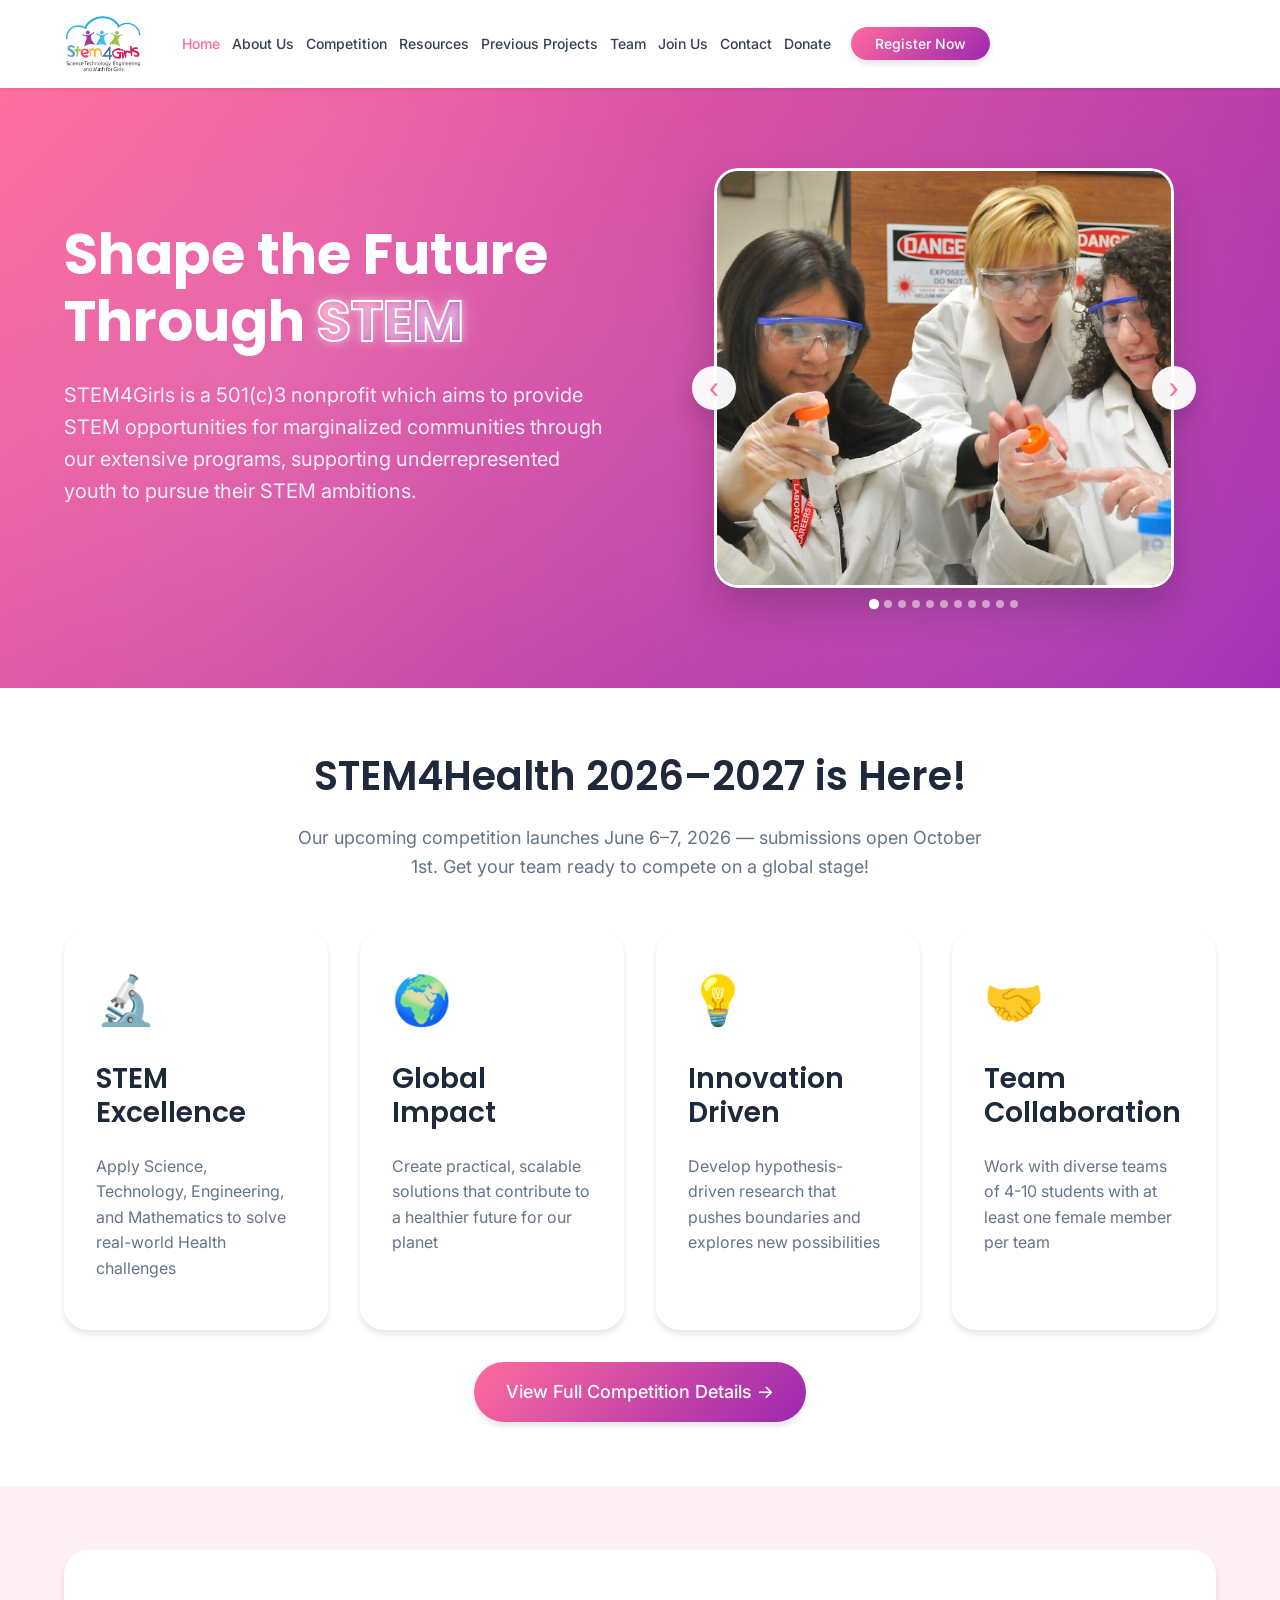
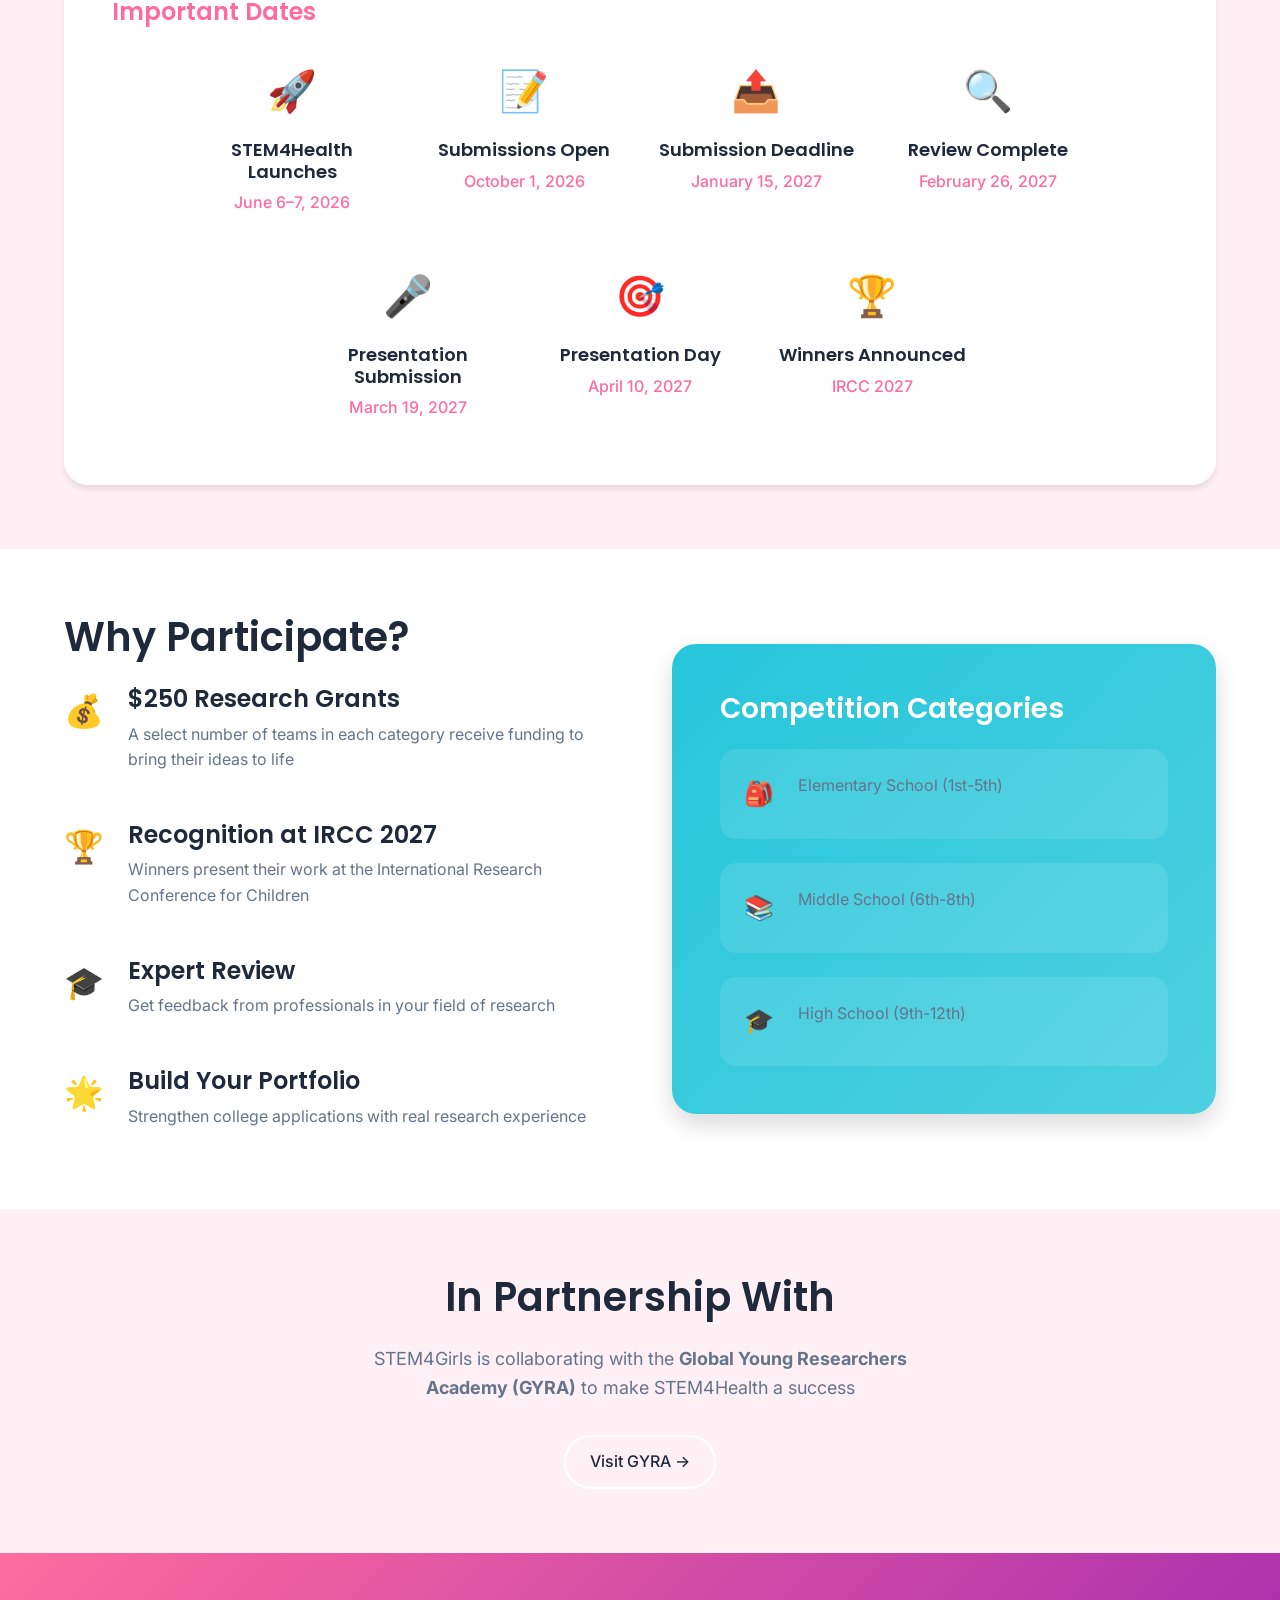
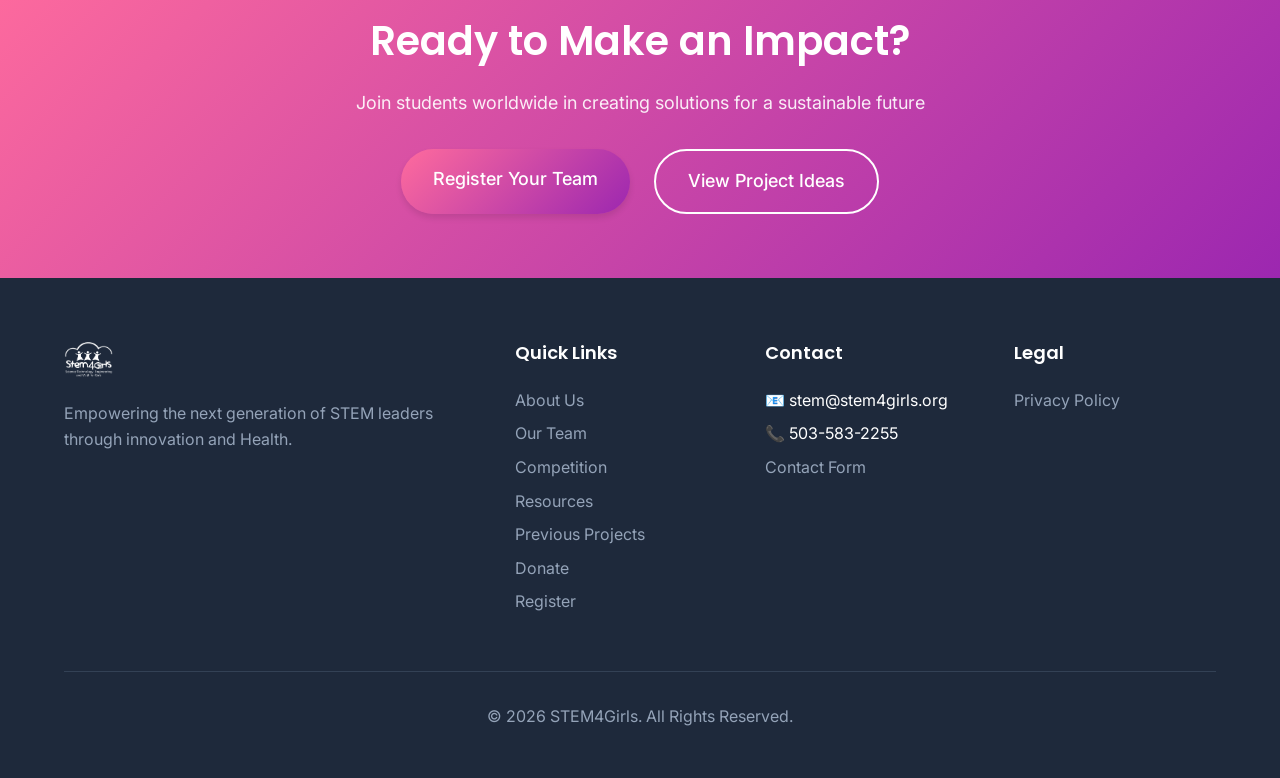
<file: index.html>
<!DOCTYPE html>
<html lang="en">
<head>
    <meta charset="UTF-8">
    <meta name="viewport" content="width=device-width, initial-scale=1.0">
    <meta name="description" content="STEM4Girls - Empowering students through STEM education and Health challenges">
    <title>STEM4Girls | STEM4Health Challenge</title>
    <link rel="icon" href="images/favicon.ico" sizes="any">
    <link rel="icon" type="image/png" sizes="32x32" href="images/favicon-32x32.png">
    <link rel="apple-touch-icon" href="images/apple-touch-icon.png">
    <link rel="stylesheet" href="css/styles.css">
    <link rel="preconnect" href="https://fonts.googleapis.com">
    <link rel="preconnect" href="https://fonts.gstatic.com" crossorigin>
    <link href="https://fonts.googleapis.com/css2?family=Poppins:wght@300;400;500;600;700&family=Inter:wght@300;400;500;600&display=swap" rel="stylesheet">
</head>
<body>
    <!-- Navigation -->
    <nav class="navbar">
        <div class="container">
            <div class="nav-wrapper">
                <a href="index.html" class="logo">
                    <img src="images/logo-inverse.png" alt="STEM4Girls" class="logo-img">
                </a>
                <button class="mobile-menu-toggle" aria-label="Toggle menu">
                    <span></span>
                    <span></span>
                    <span></span>
                </button>
                <ul class="nav-links">
                    <li><a href="index.html" class="active">Home</a></li>
                    <li><a href="about.html">About Us</a></li>
                    <li><a href="competition.html">Competition</a></li>
                    <li><a href="resources.html">Resources</a></li>
                    <li><a href="previous-projects.html">Previous Projects</a></li>
                    <li><a href="team.html">Team</a></li>
                    <li><a href="join-us.html">Join Us</a></li>
                    <li><a href="contact.html">Contact</a></li>
                    <li><a href="donate.html">Donate</a></li><li><a href="register.html" class="btn-primary">Register Now</a></li>
                </ul>
            </div>
        </div>
    </nav>

    <!-- Hero Section -->
    <section class="hero">
        <div class="hero-bg"></div>
        <div class="container">
            <div class="hero-split">
                <div class="hero-left">
                    <h1 class="hero-title">Shape the Future Through <span class="gradient-text stem-outlined">STEM</span></h1>
                    <p class="hero-subtitle">
STEM4Girls is a 501(c)3 nonprofit which aims to provide STEM opportunities for marginalized communities through our extensive programs, supporting underrepresented youth to pursue their STEM ambitions.
</p>
                </div>
                <div class="hero-right">
                    <div class="snap-carousel-wrapper">
                        <div class="snap-carousel" id="snapCarousel">
                            <img src="images/main_page/2slide1.jpg" alt="STEM Project 1">
                            <img src="images/main_page/2slide2.jpg" alt="STEM Project 2">
                            <img src="images/main_page/black2.jpg" alt="STEM Project 3">
                            <img src="images/main_page/computer_science1.jpg" alt="STEM Project 4">
                            <img src="images/main_page/engineering2.jpg" alt="STEM Project 5">
                            <img src="images/main_page/enginnering3.jpg" alt="STEM Project 6">
                            <img src="images/main_page/medical1.jpg" alt="STEM Project 7">
                            <img src="images/main_page/medical2.jpg" alt="STEM Project 8">
                            <img src="images/main_page/medical3.jpg" alt="STEM Project 9">
                            <img src="images/main_page/medical4.jpg" alt="STEM Project 10">
                            <img src="images/main_page/slide2.png" alt="STEM Project 11">
                        </div>
                        <button class="snap-btn snap-prev" aria-label="Previous image">&#8249;</button>
                        <button class="snap-btn snap-next" aria-label="Next image">&#8250;</button>
                        <div class="snap-dots" id="snapDots"></div>
                    </div>
                </div>
            </div>
        </div>
    </section>

    <!-- What is STEM4Health -->
    <section class="about-challenge">
        <div class="container">
            <div class="section-header">
                <h2 class="section-title">STEM4Health 2026–2027 is Here!</h2>
                <p class="section-description">Our upcoming competition launches June 6–7, 2026 — submissions open October 1st. Get your team ready to compete on a global stage!</p>
            </div>
            <div class="features-grid features-grid-four">
                <div class="feature-card">
                    <div class="feature-icon">🔬</div>
                    <h3>STEM Excellence</h3>
                    <p>Apply Science, Technology, Engineering, and Mathematics to solve real-world Health challenges</p>
                </div>
                <div class="feature-card">
                    <div class="feature-icon">🌍</div>
                    <h3>Global Impact</h3>
                    <p>Create practical, scalable solutions that contribute to a healthier future for our planet</p>
                </div>
                <div class="feature-card">
                    <div class="feature-icon">💡</div>
                    <h3>Innovation Driven</h3>
                    <p>Develop hypothesis-driven research that pushes boundaries and explores new possibilities</p>
                </div>
                <div class="feature-card">
                    <div class="feature-icon">🤝</div>
                    <h3>Team Collaboration</h3>
                    <p>Work with diverse teams of 4-10 students with at least one female member per team</p>
                </div>
            </div>
            <div class="submit-cta" style="text-align:center; margin-top: 32px;">
                <a href="competition.html" class="btn btn-primary btn-lg">View Full Competition Details →</a>
            </div>
        </div>
    </section>

    <!-- Key Dates -->
    <section class="key-dates">
        <div class="container">
            <div class="timeline-card">
                <h2 class="section-subtitle">Important Dates</h2>
                <div class="timeline">
                    <div class="timeline-item">
                        <div class="timeline-icon">🚀</div>
                        <div class="timeline-content">
                            <h3>STEM4Health Launches</h3>
                            <p>June 6–7, 2026</p>
                        </div>
                    </div>
                    <div class="timeline-item">
                        <div class="timeline-icon">📝</div>
                        <div class="timeline-content">
                            <h3>Submissions Open</h3>
                            <p>October 1, 2026</p>
                        </div>
                    </div>
                    <div class="timeline-item">
                        <div class="timeline-icon">📤</div>
                        <div class="timeline-content">
                            <h3>Submission Deadline</h3>
                            <p>January 15, 2027</p>
                        </div>
                    </div>
                    <div class="timeline-item">
                        <div class="timeline-icon">🔍</div>
                        <div class="timeline-content">
                            <h3>Review Complete</h3>
                            <p>February 26, 2027</p>
                        </div>
                    </div>
                    <div class="timeline-item">
                        <div class="timeline-icon">🎤</div>
                        <div class="timeline-content">
                            <h3>Presentation Submission</h3>
                            <p>March 19, 2027</p>
                        </div>
                    </div>
                    <div class="timeline-item">
                        <div class="timeline-icon">🎯</div>
                        <div class="timeline-content">
                            <h3>Presentation Day</h3>
                            <p>April 10, 2027</p>
                        </div>
                    </div>
                    <div class="timeline-item">
                        <div class="timeline-icon">🏆</div>
                        <div class="timeline-content">
                            <h3>Winners Announced</h3>
                            <p>IRCC 2027</p>
                        </div>
                    </div>
                </div>
            </div>
        </div>
    </section>


    <!-- Competition Benefits -->
    <section class="benefits">
        <div class="container">
            <div class="benefits-content">
                <div class="benefits-text">
                    <h2 class="section-title">Why Participate?</h2>
                    <ul class="benefits-list">
                        <li>
                            <span class="benefit-icon">💰</span>
                            <div>
                                <h4>$250 Research Grants</h4>
                                <p>A select number of teams in each category receive funding to bring their ideas to life</p>
                            </div>
                        </li>
                        <li>
                            <span class="benefit-icon">🏆</span>
                            <div>
                                <h4>Recognition at IRCC 2027</h4>
                                <p>Winners present their work at the International Research Conference for Children</p>
                            </div>
                        </li>
                        <li>
                            <span class="benefit-icon">🎓</span>
                            <div>
                                <h4>Expert Review</h4>
                                <p>Get feedback from professionals in your field of research</p>
                            </div>
                        </li>
                        <li>
                            <span class="benefit-icon">🌟</span>
                            <div>
                                <h4>Build Your Portfolio</h4>
                                <p>Strengthen college applications with real research experience</p>
                            </div>
                        </li>
                    </ul>
                </div>
                <div class="benefits-visual">
                    <div class="visual-card">
                        <h3>Competition Categories</h3>
                        <div class="category-list">
                            <div class="category-item">
                                <span>🎒</span>
                                <p>Elementary School (1st-5th)</p>
                            </div>
                            <div class="category-item">
                                <span>📚</span>
                                <p>Middle School (6th-8th)</p>
                            </div>
                            <div class="category-item">
                                <span>🎓</span>
                                <p>High School (9th-12th)</p>
                            </div>
                        </div>
                    </div>
                </div>
            </div>
        </div>
    </section>

    <!-- Partnership -->
    <section class="partnership">
        <div class="container">
            <div class="partnership-card">
                <h2>In Partnership With</h2>
                <p>STEM4Girls is collaborating with the <strong>Global Young Researchers Academy (GYRA)</strong> to make STEM4Health a success</p>
                <a href="https://thinkgyra.org/" target="_blank" rel="noopener" class="btn btn-outline btn-gyra">Visit GYRA →</a>
            </div>
        </div>
    </section>

    <!-- CTA Section -->
    <section class="cta-section">
        <div class="container">
            <div class="cta-content">
                <h2>Ready to Make an Impact?</h2>
                <p>Join students worldwide in creating solutions for a sustainable future</p>
                <div class="cta-buttons">
                    <a href="register.html" class="btn btn-primary btn-lg">Register Your Team</a>
                    <a href="resources.html" class="btn btn-outline btn-lg">View Project Ideas</a>
                </div>
            </div>
        </div>
    </section>

    <!-- Footer -->
    <footer class="footer">
        <div class="container">
            <div class="footer-content">
                <div class="footer-section">
                    <h3 class="footer-logo">
                        <img src="images/logo-inverse.png" alt="STEM4Girls">
                    </h3>
                    <p>Empowering the next generation of STEM leaders through innovation and Health.</p>
                </div>
                <div class="footer-section">
                    <h4>Quick Links</h4>
                    <ul>
                        <li><a href="about.html">About Us</a></li>
                        <li><a href="team.html">Our Team</a></li>
                        <li><a href="competition.html">Competition</a></li>
                        <li><a href="resources.html">Resources</a></li>
                        <li><a href="previous-projects.html">Previous Projects</a></li>
                        <li><a href="donate.html">Donate</a></li><li><a href="register.html">Register</a></li>
                    </ul>
                </div>
                <div class="footer-section">
                    <h4>Contact</h4>
                    <ul>
                        <li>📧 stem@stem4girls.org</li>
                        <li>📞 503-583-2255</li>
                        <li><a href="contact.html">Contact Form</a></li>
                    </ul>
                </div>
                <div class="footer-section">
                    <h4>Legal</h4>
                    <ul>
                        <li><a href="privacy.html">Privacy Policy</a></li>
                    </ul>
                </div>
            </div>
            <div class="footer-bottom">
                <p>&copy; 2026 STEM4Girls. All Rights Reserved.</p>
            </div>
        </div>
    </footer>

    <script src="js/script.js"></script>
</body>
</html>
</file>
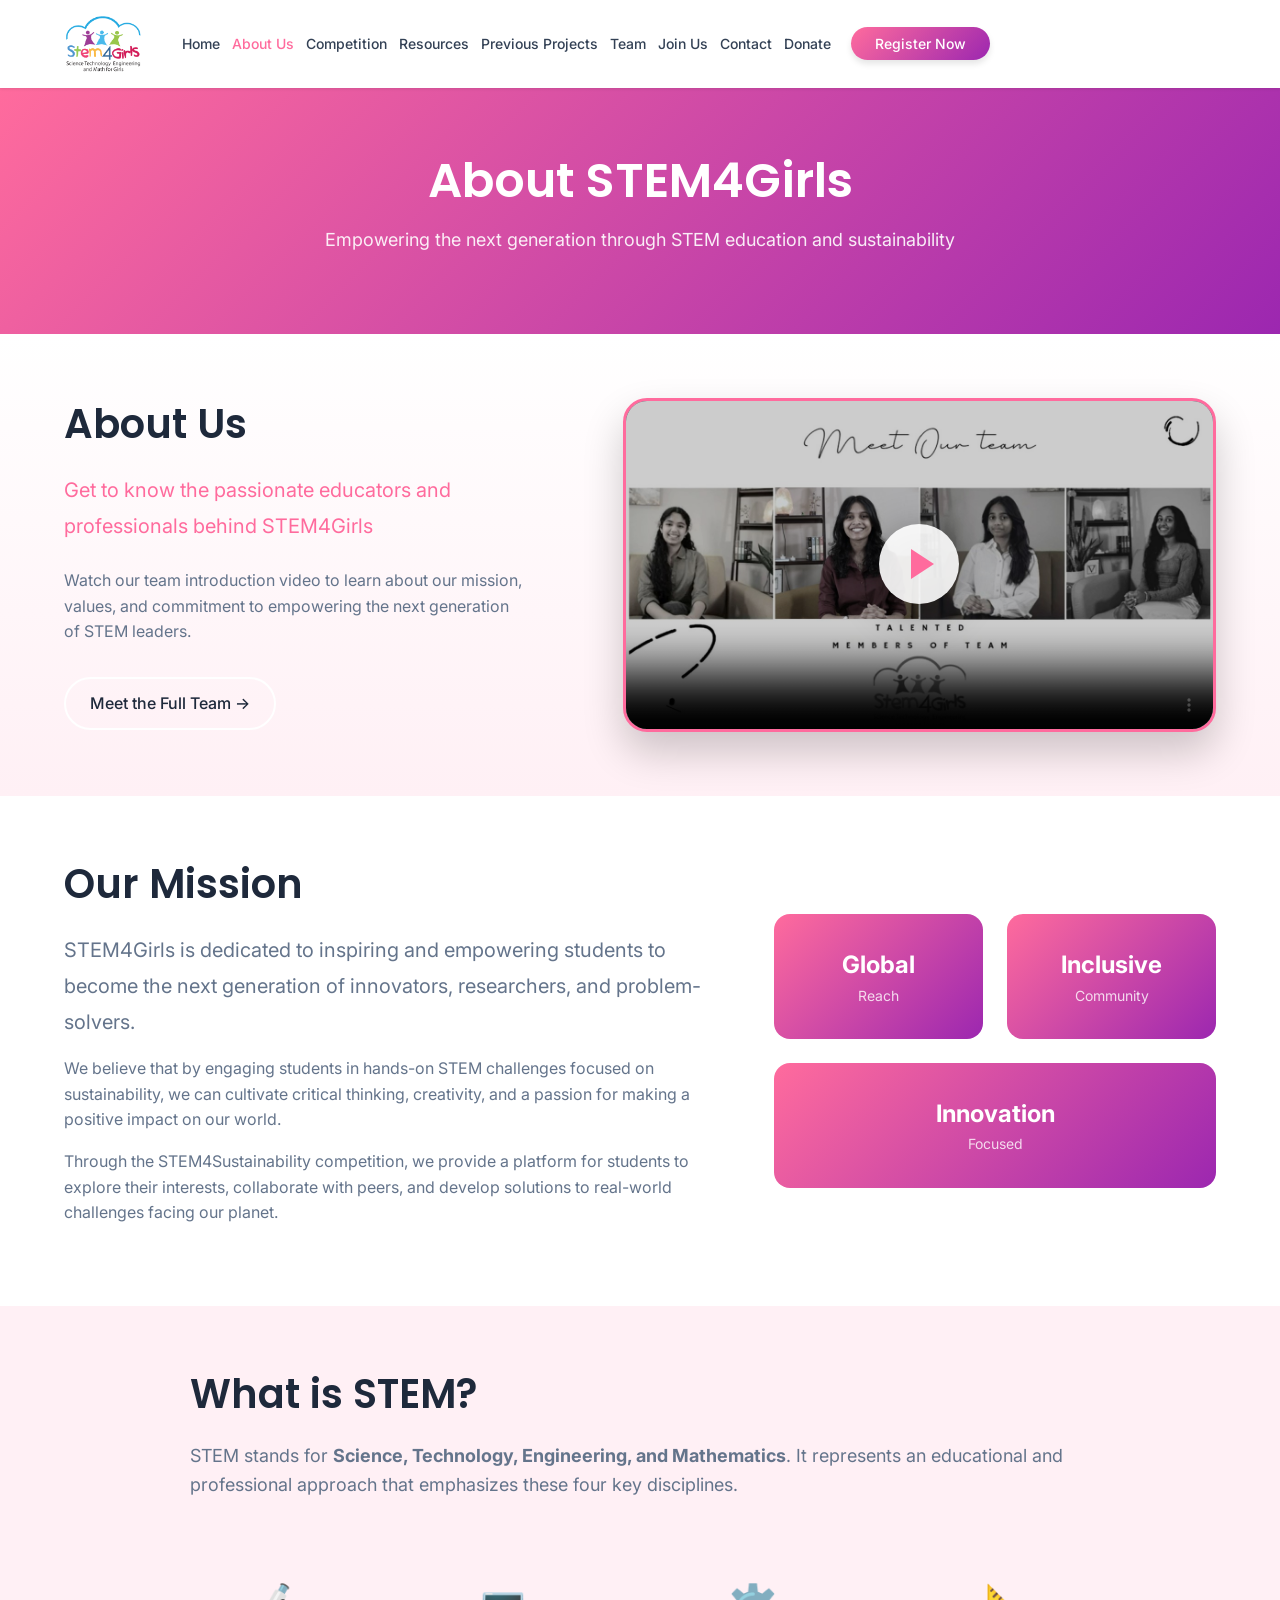
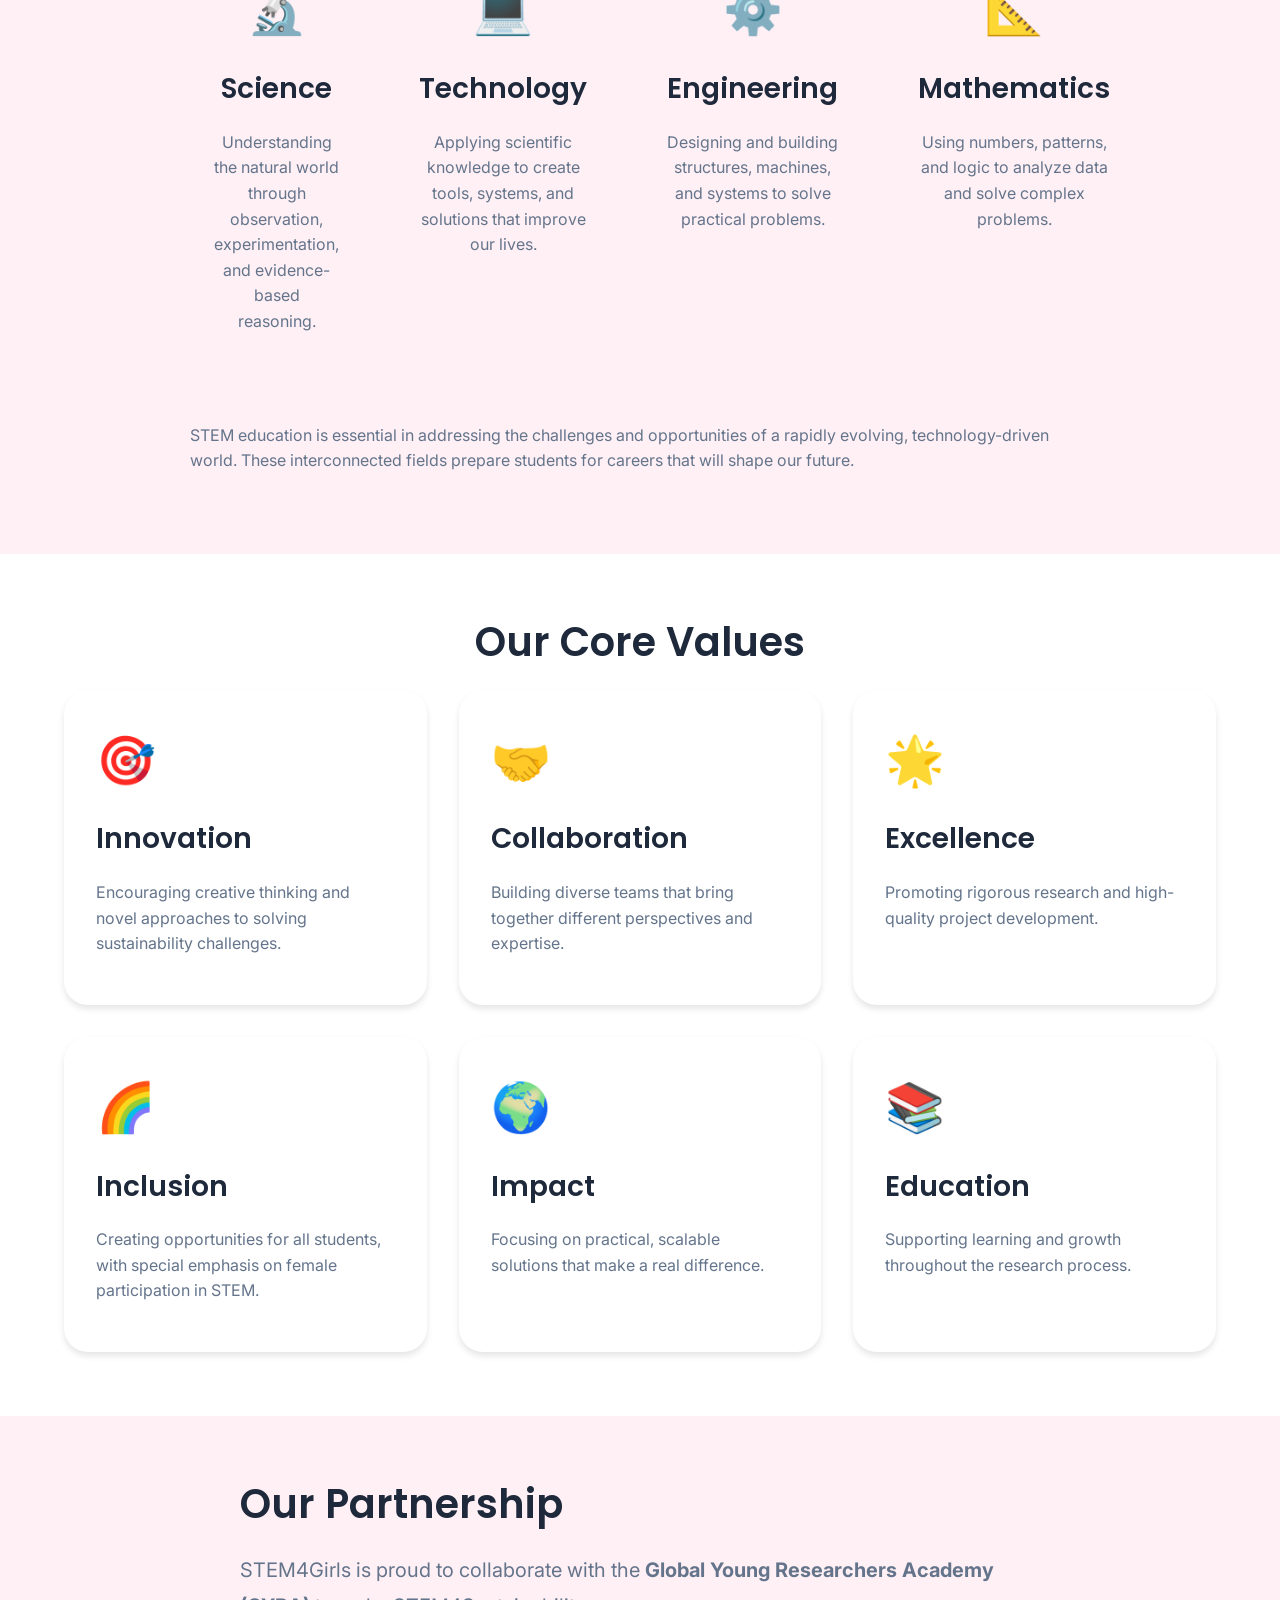
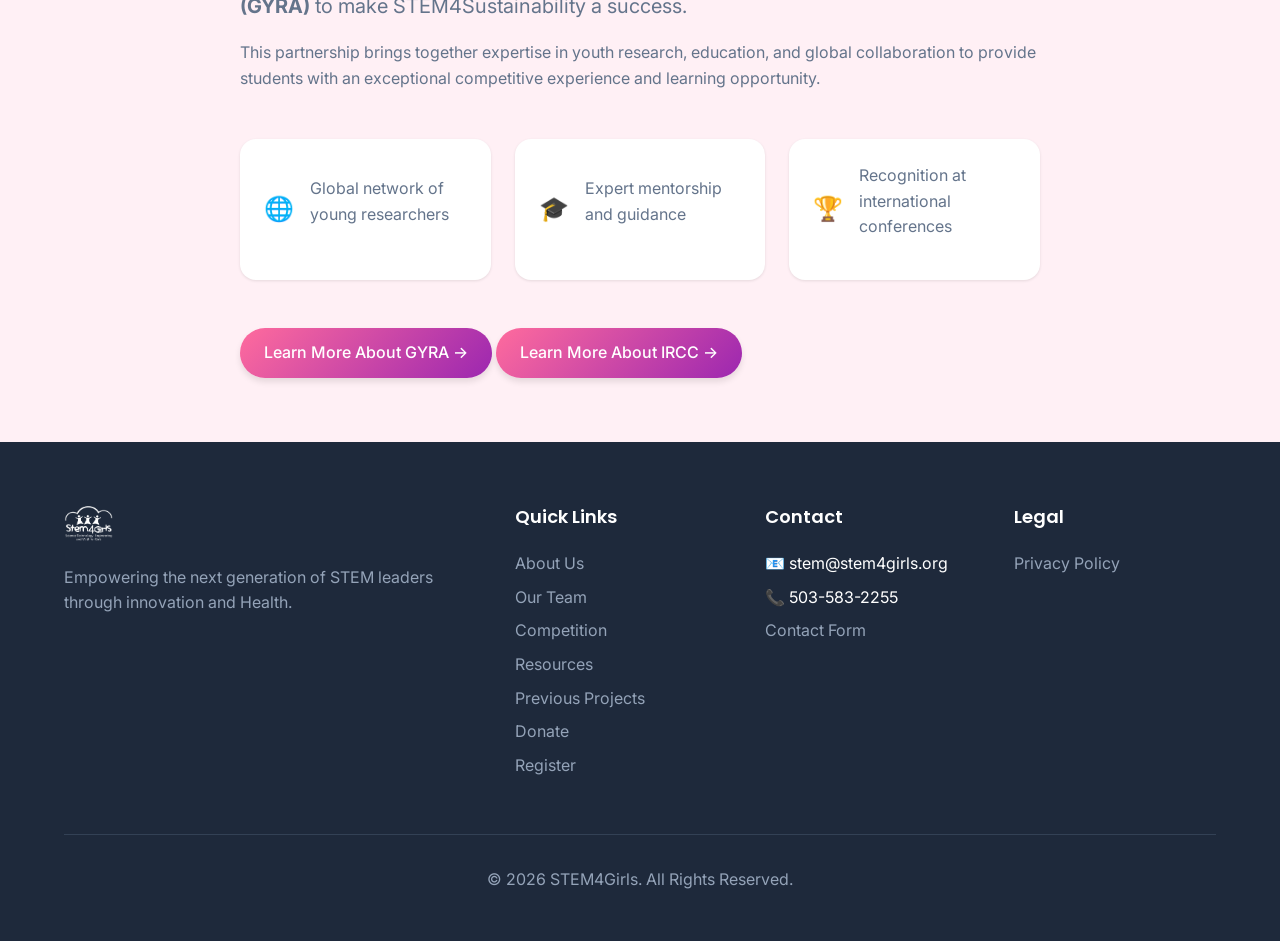
<file: about.html>
<!DOCTYPE html>
<html lang="en">
<head>
    <meta charset="UTF-8">
    <meta name="viewport" content="width=device-width, initial-scale=1.0">
    <meta name="description" content="Learn about STEM4Girls mission to empower students through STEM education">
    <title>About Us | STEM4Girls</title>
    <link rel="icon" href="images/favicon.ico" sizes="any">
    <link rel="icon" type="image/png" sizes="32x32" href="images/favicon-32x32.png">
    <link rel="apple-touch-icon" href="images/apple-touch-icon.png">
    <link rel="stylesheet" href="css/styles.css">
    <link rel="preconnect" href="https://fonts.googleapis.com">
    <link rel="preconnect" href="https://fonts.gstatic.com" crossorigin>
    <link href="https://fonts.googleapis.com/css2?family=Poppins:wght@300;400;500;600;700&family=Inter:wght@300;400;500;600&display=swap" rel="stylesheet">
</head>
<body>
    <!-- Navigation -->
    <nav class="navbar">
        <div class="container">
            <div class="nav-wrapper">
                <a href="index.html" class="logo">
                    <img src="images/logo-inverse.png" alt="STEM4Girls" class="logo-img">
                </a>
                <button class="mobile-menu-toggle" aria-label="Toggle menu">
                    <span></span>
                    <span></span>
                    <span></span>
                </button>
                <ul class="nav-links">
                    <li><a href="index.html">Home</a></li>
                    <li><a href="about.html" class="active">About Us</a></li>
                    <li><a href="competition.html">Competition</a></li>
                    <li><a href="resources.html">Resources</a></li>
					<li><a href="previous-projects.html">Previous Projects</a></li>
                    <li><a href="team.html">Team</a></li>
                    <li><a href="join-us.html">Join Us</a></li>
                    <li><a href="contact.html">Contact</a></li>
                    <li><a href="donate.html">Donate</a></li><li><a href="register.html" class="btn-primary">Register Now</a></li>
                </ul>
            </div>
        </div>
    </nav>

    <!-- Page Header -->
    <section class="page-header">
        <div class="container">
            <h1>About STEM4Girls</h1>
            <p>Empowering the next generation through STEM education and sustainability</p>
        </div>
    </section>

	<!-- Team Introduction Video -->
    <section class="video-intro">
        <div class="container">
            <div class="video-section">
                <div class="video-content">
                    <h2 class="section-title">About Us</h2>
                    <p class="large-text">Get to know the passionate educators and professionals behind STEM4Girls</p>
                    <p>Watch our team introduction video to learn about our mission, values, and commitment to empowering the next generation of STEM leaders.</p>
                    <a href="team.html" class="btn btn-outline btn-black-text">Meet the Full Team →</a>
                </div>
                <div class="video-player-wrapper">
                    <div class="video-player">
                        <video controls poster="images/over_lay_on_video.jpg" class="intro-video">
                            <source src="videos/main_video.mp4" type="video/mp4">
                            Your browser does not support the video tag.
                        </video>
                        <div class="video-overlay">
                            <button class="play-button" aria-label="Play video">
                                <svg width="80" height="80" viewBox="0 0 80 80" fill="none" xmlns="http://www.w3.org/2000/svg">
                                    <circle cx="40" cy="40" r="40" fill="rgba(255, 255, 255, 0.9)"/>
                                    <path d="M32 25L55 40L32 55V25Z" fill="#ff6b9d"/>
                                </svg>
                            </button>
                        </div>
                    </div>
                </div>
            </div>
        </div>
    </section>

    <!-- Mission Section -->
    <section class="mission-section">
        <div class="container">
            <div class="mission-grid">
                <div class="mission-content">
                    <h2 class="section-title">Our Mission</h2>
                    <p class="large-text">STEM4Girls is dedicated to inspiring and empowering students to become the next generation of innovators, researchers, and problem-solvers.</p>
                    <p>We believe that by engaging students in hands-on STEM challenges focused on sustainability, we can cultivate critical thinking, creativity, and a passion for making a positive impact on our world.</p>
                    <p>Through the STEM4Sustainability competition, we provide a platform for students to explore their interests, collaborate with peers, and develop solutions to real-world challenges facing our planet.</p>
                </div>
                <div class="mission-visual">
                    <div class="stat-card">
                        <span class="stat-number">Global</span>
                        <span class="stat-label">Reach</span>
                    </div>
                    <div class="stat-card">
                        <span class="stat-number">Inclusive</span>
                        <span class="stat-label">Community</span>
                    </div>
                    <div class="stat-card">
                        <span class="stat-number">Innovation</span>
                        <span class="stat-label">Focused</span>
                    </div>
                </div>
            </div>
        </div>
    </section>

    <!-- What is STEM -->
    <section class="stem-explained">
        <div class="container">
            <div class="content-card">
                <h2 class="section-title">What is STEM?</h2>
                <p class="intro-text">STEM stands for <strong>Science, Technology, Engineering, and Mathematics</strong>. It represents an educational and professional approach that emphasizes these four key disciplines.</p>
                <div class="stem-grid stem-grid-four">
                    <div class="stem-item">
                        <div class="stem-icon">🔬</div>
                        <h3>Science</h3>
                        <p>Understanding the natural world through observation, experimentation, and evidence-based reasoning.</p>
                    </div>
                    <div class="stem-item">
                        <div class="stem-icon">💻</div>
                        <h3>Technology</h3>
                        <p>Applying scientific knowledge to create tools, systems, and solutions that improve our lives.</p>
                    </div>
                    <div class="stem-item">
                        <div class="stem-icon">⚙️</div>
                        <h3>Engineering</h3>
                        <p>Designing and building structures, machines, and systems to solve practical problems.</p>
                    </div>
                    <div class="stem-item">
                        <div class="stem-icon">📐</div>
                        <h3>Mathematics</h3>
                        <p>Using numbers, patterns, and logic to analyze data and solve complex problems.</p>
                    </div>
                </div>
                <p class="closing-text">STEM education is essential in addressing the challenges and opportunities of a rapidly evolving, technology-driven world. These interconnected fields prepare students for careers that will shape our future.</p>
            </div>
        </div>
    </section>


    <!-- Values -->
    <section class="values-section">
        <div class="container">
            <h2 class="section-title text-center">Our Core Values</h2>
            <div class="values-grid">
                <div class="value-card">
                    <div class="value-icon">🎯</div>
                    <h3>Innovation</h3>
                    <p>Encouraging creative thinking and novel approaches to solving sustainability challenges.</p>
                </div>
                <div class="value-card">
                    <div class="value-icon">🤝</div>
                    <h3>Collaboration</h3>
                    <p>Building diverse teams that bring together different perspectives and expertise.</p>
                </div>
                <div class="value-card">
                    <div class="value-icon">🌟</div>
                    <h3>Excellence</h3>
                    <p>Promoting rigorous research and high-quality project development.</p>
                </div>
                <div class="value-card">
                    <div class="value-icon">🌈</div>
                    <h3>Inclusion</h3>
                    <p>Creating opportunities for all students, with special emphasis on female participation in STEM.</p>
                </div>
                <div class="value-card">
                    <div class="value-icon">🌍</div>
                    <h3>Impact</h3>
                    <p>Focusing on practical, scalable solutions that make a real difference.</p>
                </div>
                <div class="value-card">
                    <div class="value-icon">📚</div>
                    <h3>Education</h3>
                    <p>Supporting learning and growth throughout the research process.</p>
                </div>
            </div>
        </div>
    </section>

    <!-- Partnership -->
    <section class="partnership-detail">
        <div class="container">
            <div class="partnership-content">
                <h2 class="section-title">Our Partnership</h2>
                <p class="large-text">STEM4Girls is proud to collaborate with the <strong>Global Young Researchers Academy (GYRA)</strong> to make STEM4Sustainability a success.</p>
                <p>This partnership brings together expertise in youth research, education, and global collaboration to provide students with an exceptional competitive experience and learning opportunity.</p>
                <div class="partnership-benefits">
                    <div class="benefit-item">
                        <span class="icon">🌐</span>
                        <p>Global network of young researchers</p>
                    </div>
                    <div class="benefit-item">
                        <span class="icon">🎓</span>
                        <p>Expert mentorship and guidance</p>
                    </div>
                    <div class="benefit-item">
                        <span class="icon">🏆</span>
                        <p>Recognition at international conferences</p>
                    </div>
                </div>
                <a href="https://thinkgyra.org/" target="_blank" rel="noopener" class="btn btn-primary">Learn More About GYRA →</a>
				<a href="https://ircc.world/" target="_blank" rel="noopener" class="btn btn-primary">Learn More About IRCC →</a>
            </div>
        </div>
    </section>

    <!-- Footer -->
    <footer class="footer">
        <div class="container">
            <div class="footer-content">
                <div class="footer-section">
                    <h3 class="footer-logo">
                        <img src="images/logo-inverse.png" alt="STEM4Girls">
                    </h3>
                    <p>Empowering the next generation of STEM leaders through innovation and Health.</p>
                </div>
                <div class="footer-section">
                    <h4>Quick Links</h4>
                    <ul>
                        <li><a href="about.html">About Us</a></li>
                        <li><a href="team.html">Our Team</a></li>
                        <li><a href="competition.html">Competition</a></li>
                        <li><a href="resources.html">Resources</a></li>
						<li><a href="previous-projects.html">Previous Projects</a></li>
                        <li><a href="donate.html">Donate</a></li><li><a href="register.html">Register</a></li>
                    </ul>
                </div>
                <div class="footer-section">
                    <h4>Contact</h4>
                    <ul>
                        <li>📧 stem@stem4girls.org</li>
                        <li>📞 503-583-2255</li>
                        <li><a href="contact.html">Contact Form</a></li>
                    </ul>
                </div>
                <div class="footer-section">
                    <h4>Legal</h4>
                    <ul>
                        <li><a href="privacy.html">Privacy Policy</a></li>
                    </ul>
                </div>
            </div>
            <div class="footer-bottom">
                <p>&copy; 2026 STEM4Girls. All Rights Reserved.</p>
            </div>
        </div>
    </footer>

    <script src="js/script.js"></script>
</body>
</html>
</file>
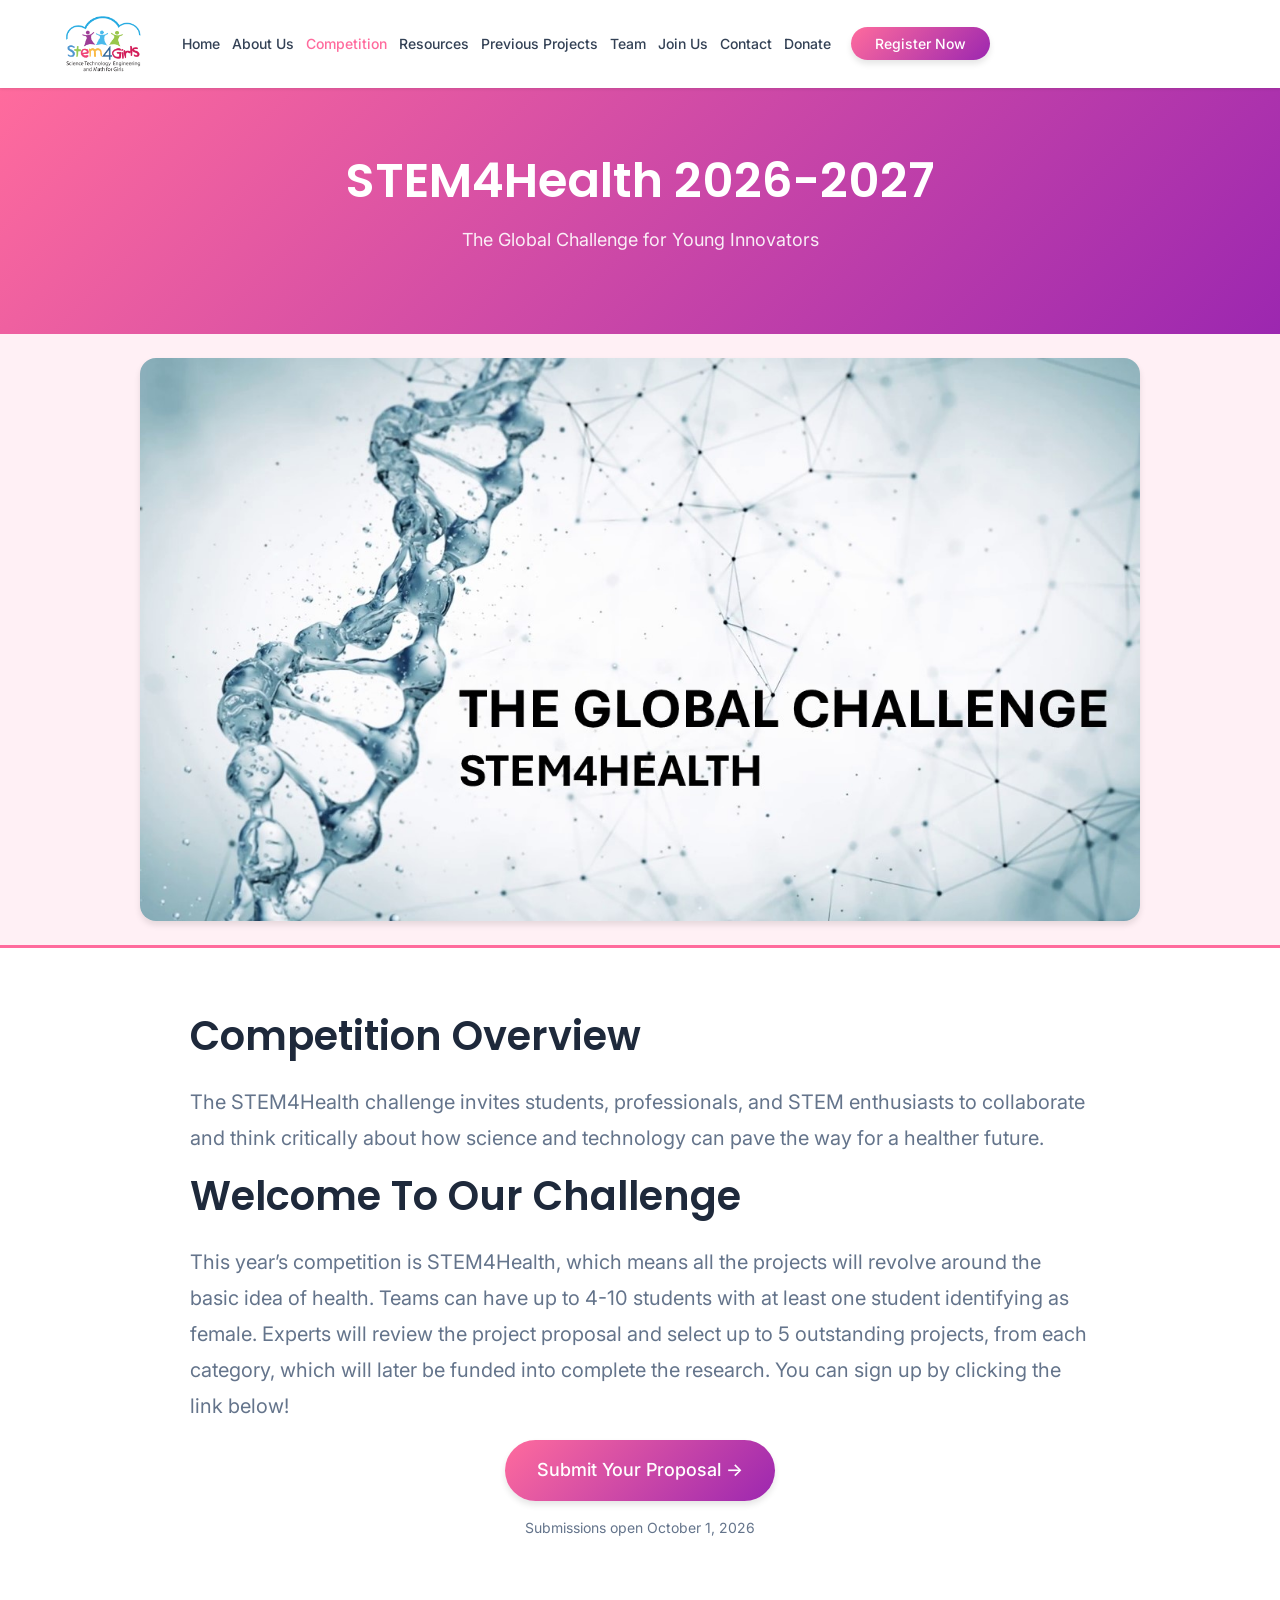
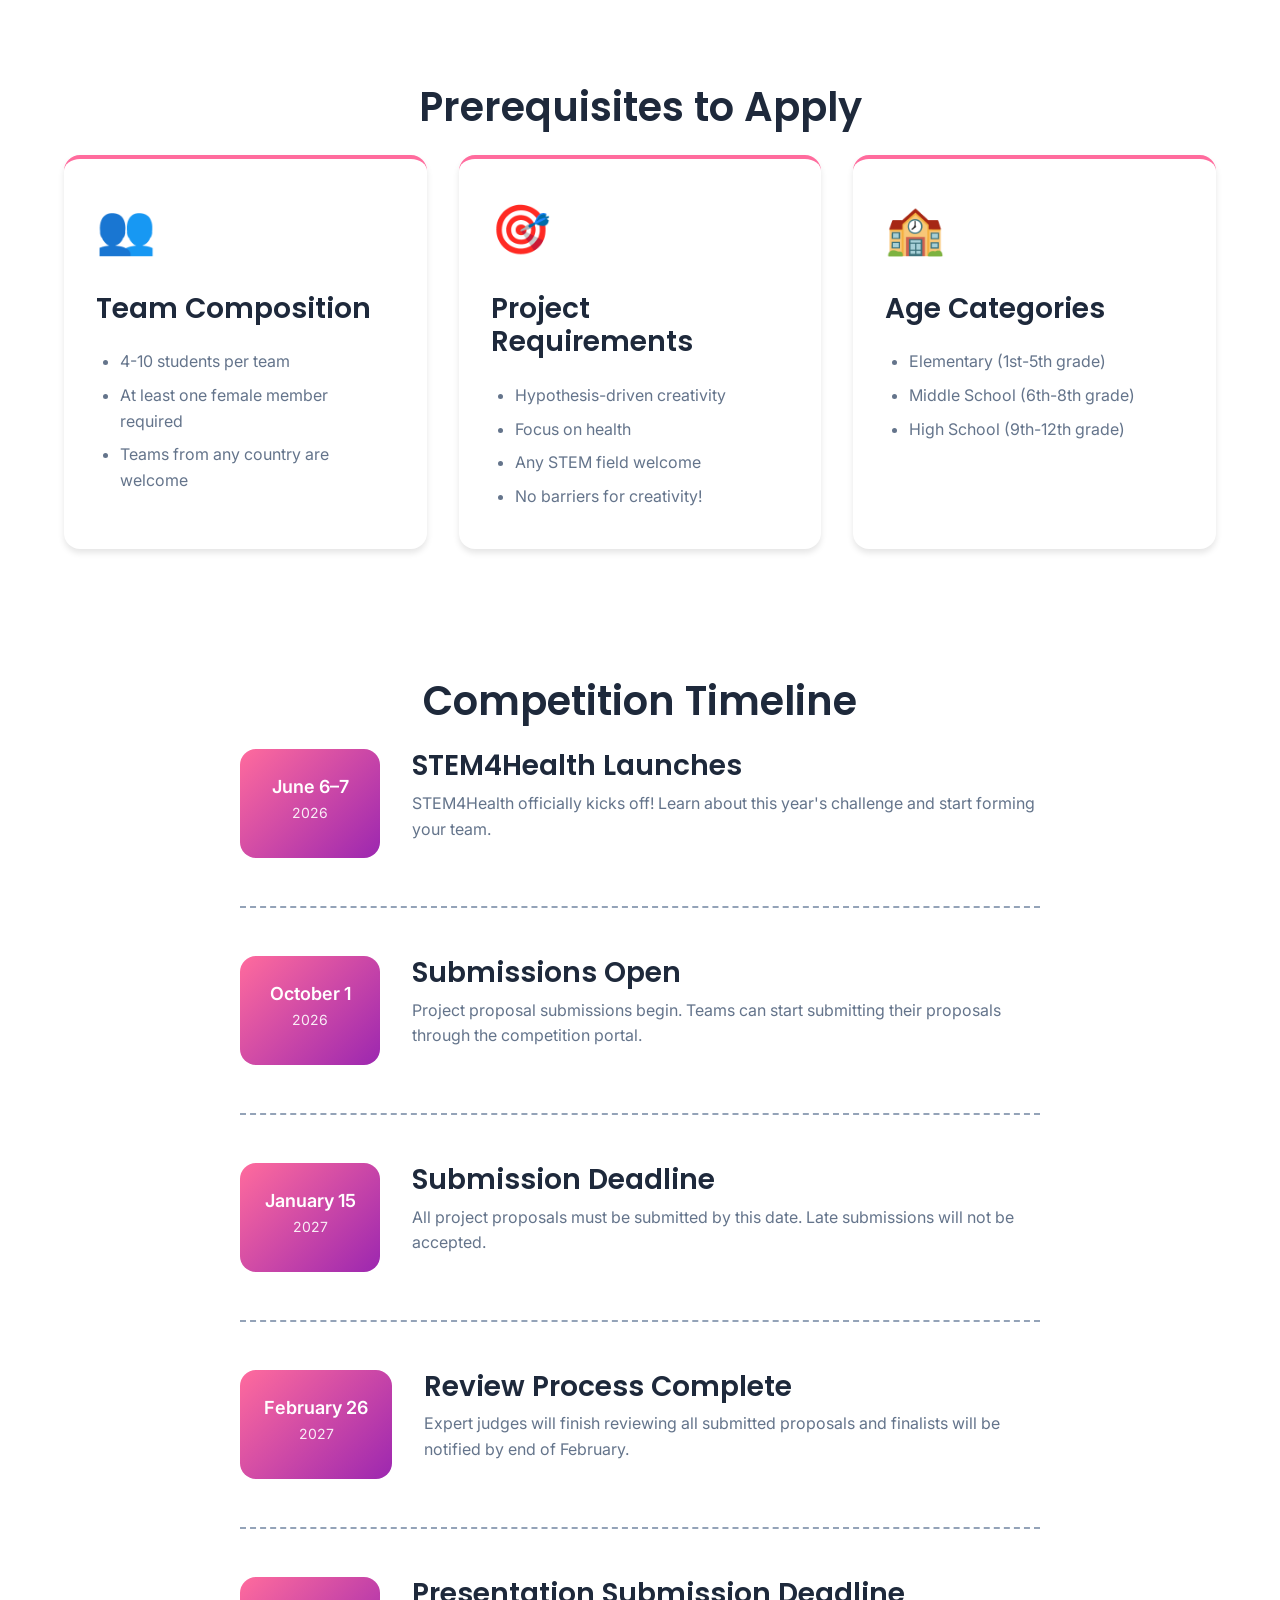
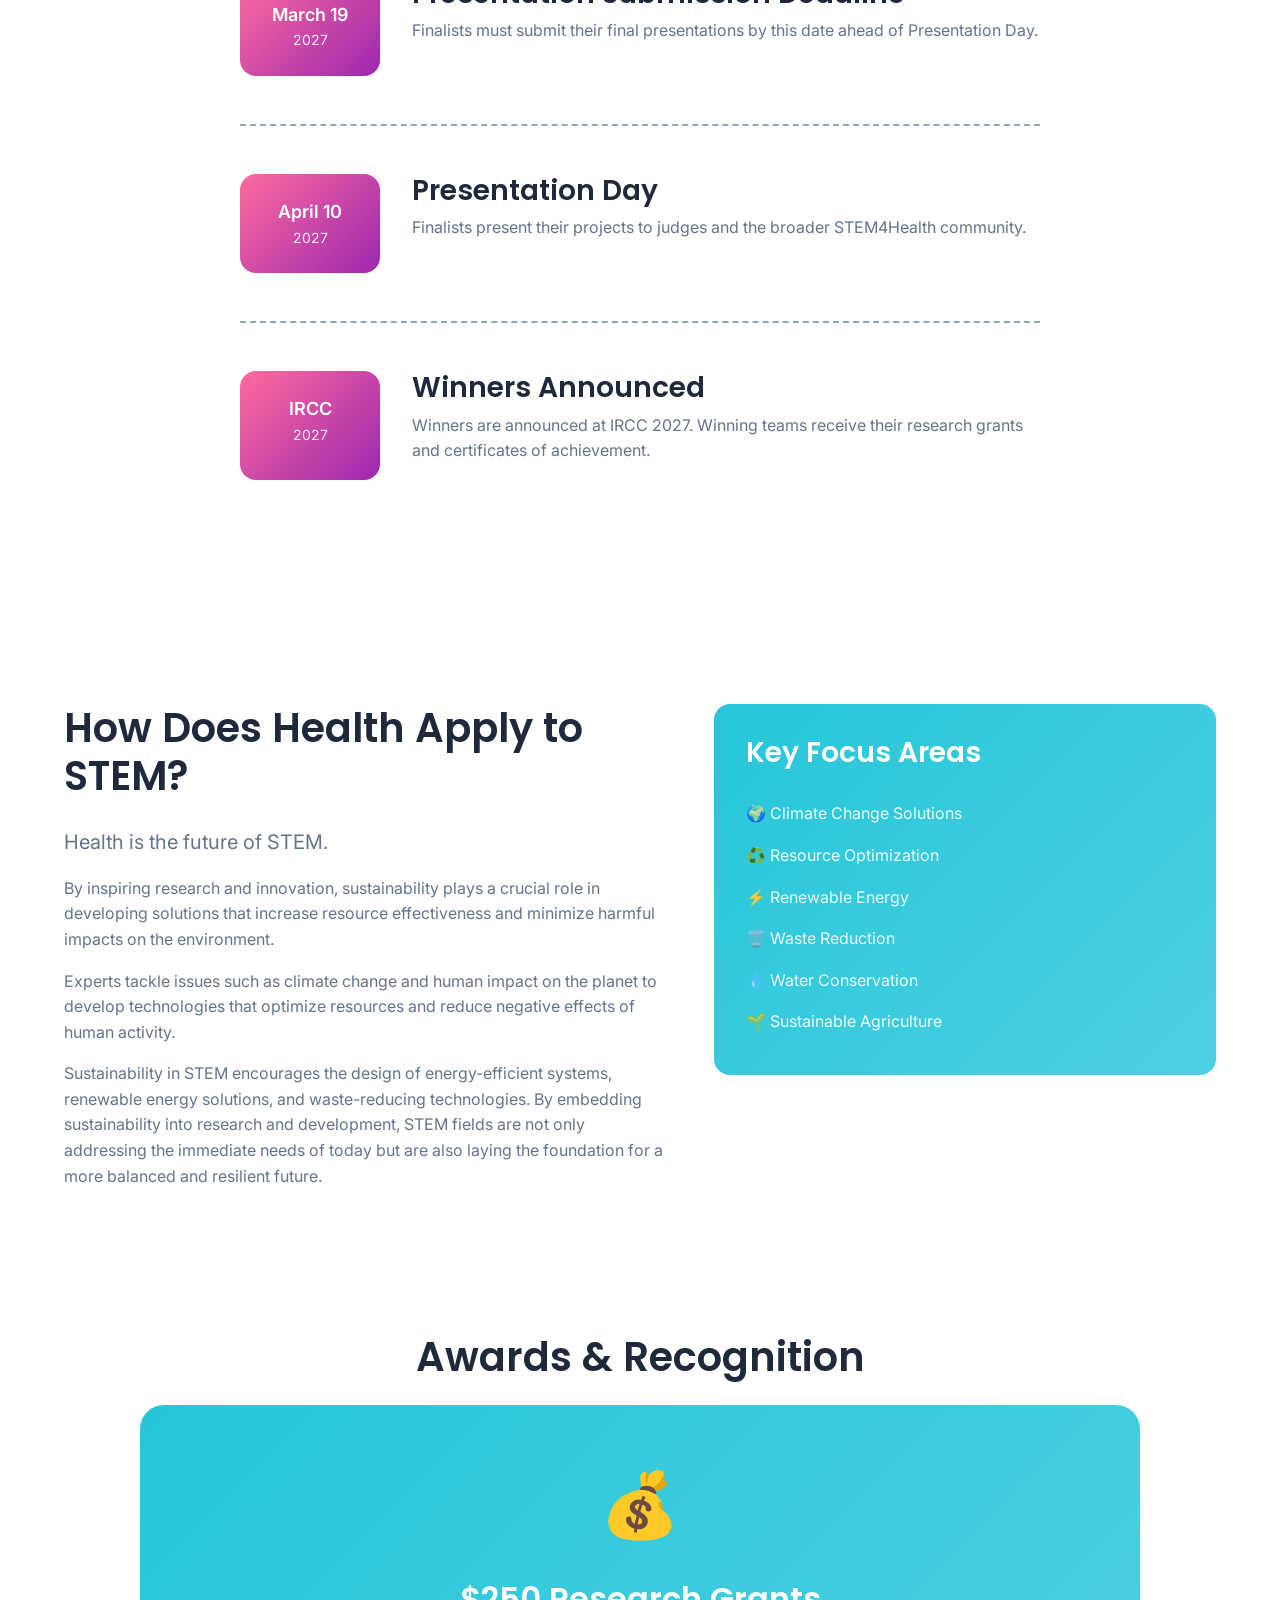
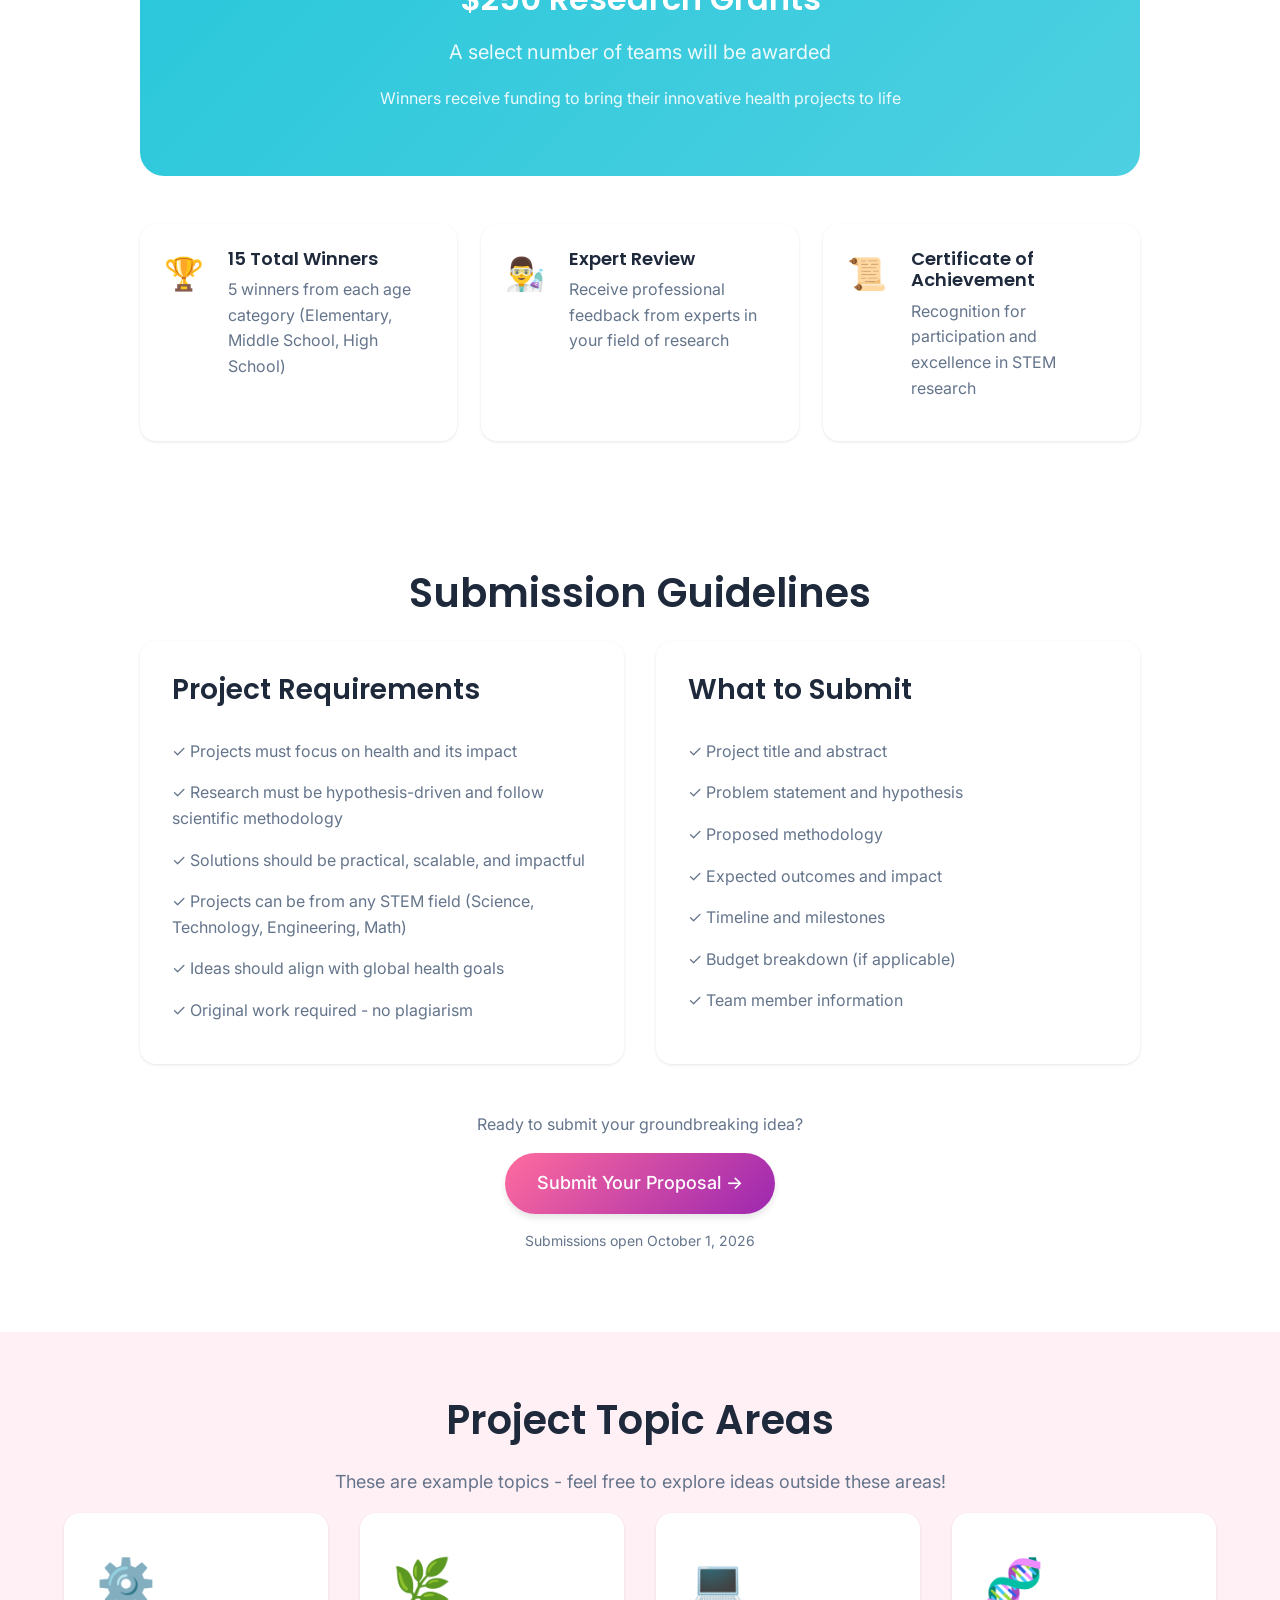
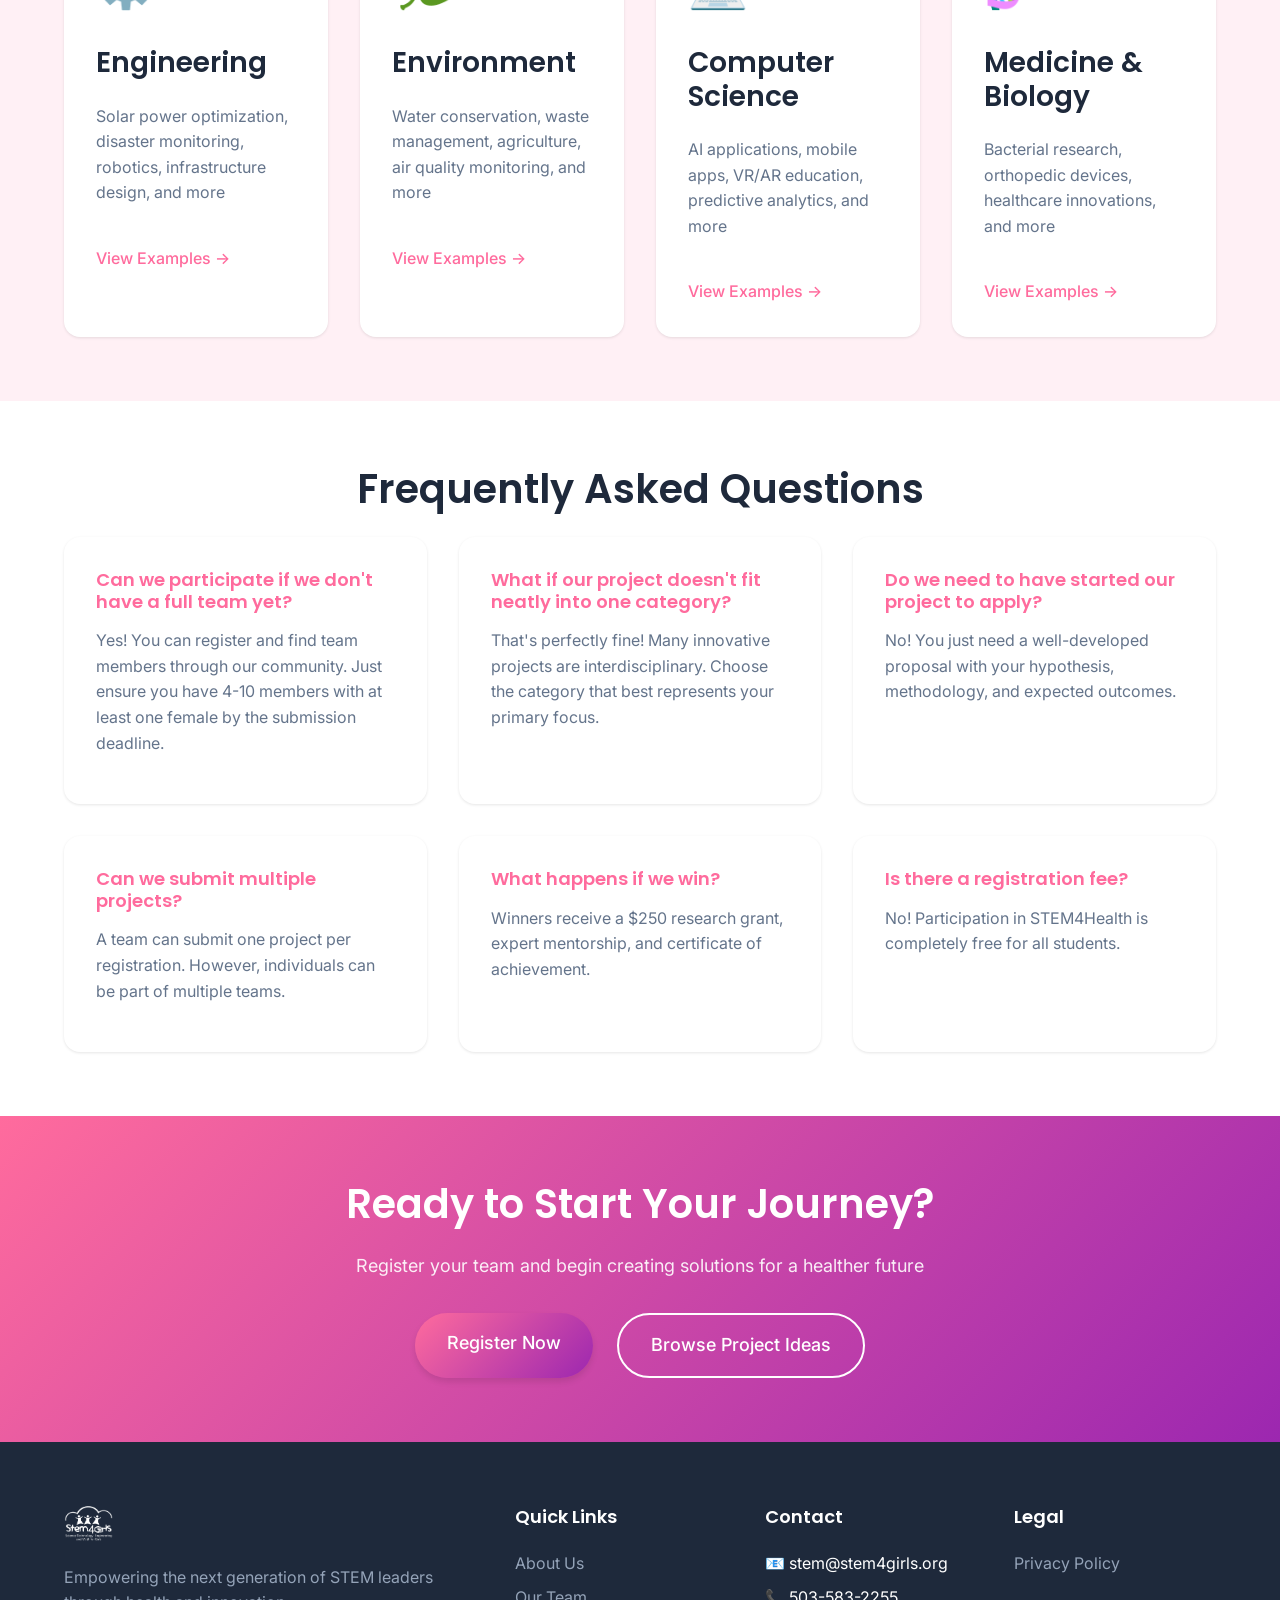
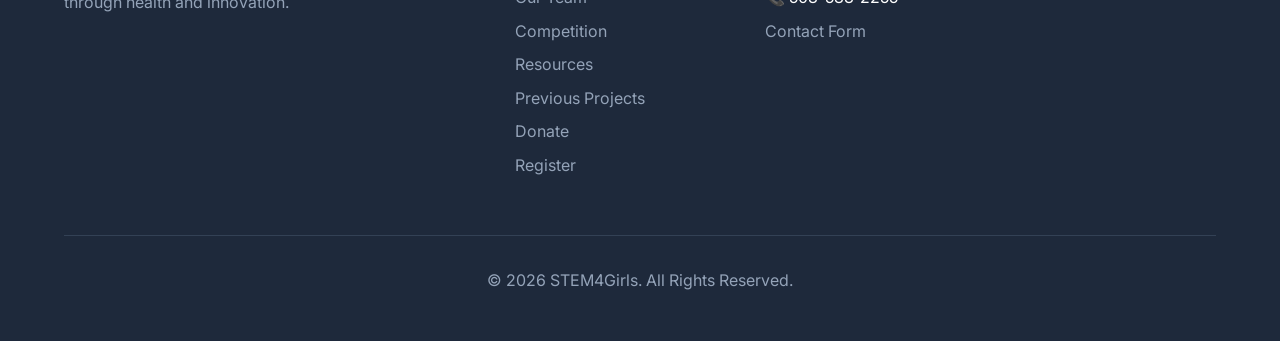
<file: competition.html>
<!DOCTYPE html>
<html lang="en">
<head>
    <meta charset="UTF-8">
    <meta name="viewport" content="width=device-width, initial-scale=1.0">
    <meta name="description" content="STEM4Health Competition Details - Rules, Guidelines, and Important Information">
    <title>Competition Details | STEM4Girls</title>
    <link rel="icon" href="images/favicon.ico" sizes="any">
    <link rel="icon" type="image/png" sizes="32x32" href="images/favicon-32x32.png">
    <link rel="apple-touch-icon" href="images/apple-touch-icon.png">
    <link rel="stylesheet" href="css/styles.css">
    <link rel="preconnect" href="https://fonts.googleapis.com">
    <link rel="preconnect" href="https://fonts.gstatic.com" crossorigin>
    <link href="https://fonts.googleapis.com/css2?family=Poppins:wght@300;400;500;600;700&family=Inter:wght@300;400;500;600&display=swap" rel="stylesheet">
</head>
<body>
    <!-- Navigation -->
    <nav class="navbar">
        <div class="container">
            <div class="nav-wrapper">
                <a href="index.html" class="logo">
                    <img src="images/logo-inverse.png" alt="STEM4Girls" class="logo-img">
                </a>
                <button class="mobile-menu-toggle" aria-label="Toggle menu">
                    <span></span>
                    <span></span>
                    <span></span>
                </button>
                <ul class="nav-links">
                    <li><a href="index.html">Home</a></li>
                    <li><a href="about.html">About Us</a></li>
                    <li><a href="competition.html" class="active">Competition</a></li>
                    <li><a href="resources.html">Resources</a></li>
					<li><a href="previous-projects.html">Previous Projects</a></li>
                    <li><a href="team.html">Team</a></li>
                    <li><a href="join-us.html">Join Us</a></li>
                    <li><a href="contact.html">Contact</a></li>
                    <li><a href="donate.html">Donate</a></li><li><a href="register.html" class="btn-primary">Register Now</a></li>
                </ul>
            </div>
        </div>
    </nav>

    <!-- Page Header -->
    <section class="page-header">
        <div class="container">
            <h1>STEM4Health 2026-2027</h1>
            <p>The Global Challenge for Young Innovators</p>
        </div>
    </section>

    <!-- Health Fair Banner -->
    <section class="health-fair-banner">
        <div class="container">
            <a href="images/health-fair-flyer.jpg" target="_blank" class="banner-link">
                <img src="images/health-fair-flyer.jpg" alt="Health Fair Flyer" class="banner-image">
            </a>
        </div>
    </section>

    <!-- Overview -->
    <section class="competition-overview">
        <div class="container">
            <div class="overview-card">
                <h2 class="section-title">Competition Overview</h2>
                <p class="large-text">The STEM4Health challenge invites students, professionals, and STEM enthusiasts to collaborate and think critically about how science and technology can pave the way for a healther future.</p>
                <h2 class="section-title">Welcome To Our Challenge</h2>
				<p class="large-text"> This year’s competition is STEM4Health, which means all the projects will revolve around the basic idea of health. Teams can have up to 4-10 students with at least one student identifying as female. Experts will review the project proposal and select up to 5 outstanding projects, from each category, which will later be funded into complete the research. You can sign up by clicking the link below!</p>
            </div>
			<div class="submit-cta">
                <a href="https://submit.stem4girls.org/" target="_blank" rel="noopener" class="btn btn-primary btn-lg">Submit Your Proposal →</a>
                <p class="note">Submissions open October 1, 2026</p>
            </div>
        </div>
    </section>

    <!-- Key Requirements -->
    <section class="requirements-section">
        <div class="container">
            <h2 class="section-title text-center">Prerequisites to Apply</h2>
            <div class="requirements-grid">
                <div class="requirement-card">
                    <div class="req-icon">👥</div>
                    <h3>Team Composition</h3>
                    <ul>
                        <li>4-10 students per team</li>
                        <li>At least one female member required</li>
                        <li>Teams from any country are welcome</li>
                    </ul>
                </div>
                <div class="requirement-card">
                    <div class="req-icon">🎯</div>
                    <h3>Project Requirements</h3>
                    <ul>
                        <li>Hypothesis-driven creativity</li>
                        <li>Focus on health</li>
                        <li>Any STEM field welcome</li>
                        <li>No barriers for creativity!</li>
                    </ul>
                </div>
                <div class="requirement-card">
                    <div class="req-icon">🏫</div>
                    <h3>Age Categories</h3>
                    <ul>
                        <li>Elementary (1st-5th grade)</li>
                        <li>Middle School (6th-8th grade)</li>
                        <li>High School (9th-12th grade)</li>
                    </ul>
                </div>
            </div>
        </div>
    </section>

    <!-- Timeline -->
    <section class="timeline-section">
        <div class="container">
            <h2 class="section-title text-center">Competition Timeline</h2>
            <div class="timeline-detailed">
                <div class="timeline-item-detail">
                    <div class="timeline-date">
                        <span class="month">June 6–7</span>
                        <span class="year">2026</span>
                    </div>
                    <div class="timeline-content-detail">
                        <h3>STEM4Health Launches</h3>
                        <p>STEM4Health officially kicks off! Learn about this year's challenge and start forming your team.</p>
                    </div>
                </div>
                <div class="timeline-item-detail">
                    <div class="timeline-date">
                        <span class="month">October 1</span>
                        <span class="year">2026</span>
                    </div>
                    <div class="timeline-content-detail">
                        <h3>Submissions Open</h3>
                        <p>Project proposal submissions begin. Teams can start submitting their proposals through the competition portal.</p>
                    </div>
                </div>
                <div class="timeline-item-detail">
                    <div class="timeline-date">
                        <span class="month">January 15</span>
                        <span class="year">2027</span>
                    </div>
                    <div class="timeline-content-detail">
                        <h3>Submission Deadline</h3>
                        <p>All project proposals must be submitted by this date. Late submissions will not be accepted.</p>
                    </div>
                </div>
                <div class="timeline-item-detail">
                    <div class="timeline-date">
                        <span class="month">February 26</span>
                        <span class="year">2027</span>
                    </div>
                    <div class="timeline-content-detail">
                        <h3>Review Process Complete</h3>
                        <p>Expert judges will finish reviewing all submitted proposals and finalists will be notified by end of February.</p>
                    </div>
                </div>
                <div class="timeline-item-detail">
                    <div class="timeline-date">
                        <span class="month">March 19</span>
                        <span class="year">2027</span>
                    </div>
                    <div class="timeline-content-detail">
                        <h3>Presentation Submission Deadline</h3>
                        <p>Finalists must submit their final presentations by this date ahead of Presentation Day.</p>
                    </div>
                </div>
                <div class="timeline-item-detail">
                    <div class="timeline-date">
                        <span class="month">April 10</span>
                        <span class="year">2027</span>
                    </div>
                    <div class="timeline-content-detail">
                        <h3>Presentation Day</h3>
                        <p>Finalists present their projects to judges and the broader STEM4Health community.</p>
                    </div>
                </div>
                <div class="timeline-item-detail">
                    <div class="timeline-date">
                        <span class="month">IRCC</span>
                        <span class="year">2027</span>
                    </div>
                    <div class="timeline-content-detail">
                        <h3>Winners Announced</h3>
                        <p>Winners are announced at IRCC 2027. Winning teams receive their research grants and certificates of achievement.</p>
                    </div>
                </div>
            </div>
        </div>
    </section>

    <!-- How Does Health Apply to STEM -->
    <section class="sustainability-section">
        <div class="container">
            <div class="two-column">
                <div class="column-content">
                    <h2 class="section-title">How Does Health Apply to STEM?</h2>
                    <p class="large-text">Health is the future of STEM.</p>
                    <p>By inspiring research and innovation, sustainability plays a crucial role in developing solutions that increase resource effectiveness and minimize harmful impacts on the environment.</p>
                    <p>Experts tackle issues such as climate change and human impact on the planet to develop technologies that optimize resources and reduce negative effects of human activity.</p>
                    <p>Sustainability in STEM encourages the design of energy-efficient systems, renewable energy solutions, and waste-reducing technologies. By embedding sustainability into research and development, STEM fields are not only addressing the immediate needs of today but are also laying the foundation for a more balanced and resilient future.</p>
                </div>
                <div class="column-visual">
                    <div class="highlight-box">
                        <h3>Key Focus Areas</h3>
                        <ul class="focus-list">
                            <li>🌍 Climate Change Solutions</li>
                            <li>♻️ Resource Optimization</li>
                            <li>⚡ Renewable Energy</li>
                            <li>🗑️ Waste Reduction</li>
                            <li>💧 Water Conservation</li>
                            <li>🌱 Sustainable Agriculture</li>
                        </ul>
                    </div>
                </div>
            </div>
        </div>
    </section>

    <!-- Prizes -->
    <section class="prizes-section">
        <div class="container">
            <h2 class="section-title text-center">Awards & Recognition</h2>
            <div class="prizes-content">
                <div class="prize-main">
                    <div class="prize-badge">💰</div>
                    <h3>$250 Research Grants</h3>
                    <p class="large-text">A select number of teams will be awarded</p>
                    <p>Winners receive funding to bring their innovative health projects to life</p>
                </div>
                <div class="prize-details">
                    <div class="prize-item">
                        <span class="icon">🏆</span>
                        <div>
                            <h4>15 Total Winners</h4>
                            <p>5 winners from each age category (Elementary, Middle School, High School)</p>
                        </div>
                    </div>
                    <div class="prize-item">
                        <span class="icon">👨‍🔬</span>
                        <div>
                            <h4>Expert Review</h4>
                            <p>Receive professional feedback from experts in your field of research</p>
                        </div>
                    </div>
                    <div class="prize-item">
                        <span class="icon">📜</span>
                        <div>
                            <h4>Certificate of Achievement</h4>
                            <p>Recognition for participation and excellence in STEM research</p>
                        </div>
                    </div>
                </div>
            </div>
        </div>
    </section>

    <!-- Submission Guidelines -->
    <section class="guidelines-section">
        <div class="container">
            <h2 class="section-title text-center">Submission Guidelines</h2>
            <div class="guidelines-content">
                <div class="guideline-box">
                    <h3>Project Requirements</h3>
                    <ul class="guideline-list">
                        <li>✓ Projects must focus on health and its impact</li>
                        <li>✓ Research must be hypothesis-driven and follow scientific methodology</li>
                        <li>✓ Solutions should be practical, scalable, and impactful</li>
                        <li>✓ Projects can be from any STEM field (Science, Technology, Engineering, Math)</li>
                        <li>✓ Ideas should align with global health goals</li>
                        <li>✓ Original work required - no plagiarism</li>
                    </ul>
                </div>
                <div class="guideline-box">
                    <h3>What to Submit</h3>
                    <ul class="guideline-list">
                        <li>✓ Project title and abstract</li>
                        <li>✓ Problem statement and hypothesis</li>
                        <li>✓ Proposed methodology</li>
                        <li>✓ Expected outcomes and impact</li>
                        <li>✓ Timeline and milestones</li>
                        <li>✓ Budget breakdown (if applicable)</li>
                        <li>✓ Team member information</li>
                    </ul>
                </div>
            </div>
            <div class="submit-cta">
                <p>Ready to submit your groundbreaking idea?</p>
                <a href="https://submit.stem4girls.org/" target="_blank" rel="noopener" class="btn btn-primary btn-lg">Submit Your Proposal →</a>
                <p class="note">Submissions open October 1, 2026</p>
            </div>
        </div>
    </section>

    <!-- Topics Preview -->
    <section class="topics-preview">
        <div class="container">
            <h2 class="section-title text-center">Project Topic Areas</h2>
            <p class="text-center section-description">These are example topics - feel free to explore ideas outside these areas!</p>
            <div class="topics-grid">
                <div class="topic-card">
                    <div class="topic-icon">⚙️</div>
                    <h3>Engineering</h3>
                    <p>Solar power optimization, disaster monitoring, robotics, infrastructure design, and more</p>
                    <a href="previous-projects.html" class="topic-link">View Examples →</a>
                </div>
                <div class="topic-card">
                    <div class="topic-icon">🌿</div>
                    <h3>Environment</h3>
                    <p>Water conservation, waste management, agriculture, air quality monitoring, and more</p>
                    <a href="previous-projects.html" class="topic-link">View Examples →</a>
                </div>
                <div class="topic-card">
                    <div class="topic-icon">💻</div>
                    <h3>Computer Science</h3>
                    <p>AI applications, mobile apps, VR/AR education, predictive analytics, and more</p>
                    <a href="previous-projects.html" class="topic-link">View Examples →</a>
                </div>
                <div class="topic-card">
                    <div class="topic-icon">🧬</div>
                    <h3>Medicine & Biology</h3>
                    <p>Bacterial research, orthopedic devices, healthcare innovations, and more</p>
                    <a href="previous-projects.html" class="topic-link">View Examples →</a>
                </div>
            </div>
        </div>
    </section>

    <!-- FAQ Section -->
    <section class="faq-section">
        <div class="container">
            <h2 class="section-title text-center">Frequently Asked Questions</h2>
            <div class="faq-grid">
                <div class="faq-item">
                    <h3>Can we participate if we don't have a full team yet?</h3>
                    <p>Yes! You can register and find team members through our community. Just ensure you have 4-10 members with at least one female by the submission deadline.</p>
                </div>
                <div class="faq-item">
                    <h3>What if our project doesn't fit neatly into one category?</h3>
                    <p>That's perfectly fine! Many innovative projects are interdisciplinary. Choose the category that best represents your primary focus.</p>
                </div>
                <div class="faq-item">
                    <h3>Do we need to have started our project to apply?</h3>
                    <p>No! You just need a well-developed proposal with your hypothesis, methodology, and expected outcomes.</p>
                </div>
                <div class="faq-item">
                    <h3>Can we submit multiple projects?</h3>
                    <p>A team can submit one project per registration. However, individuals can be part of multiple teams.</p>
                </div>
                <div class="faq-item">
                    <h3>What happens if we win?</h3>
                    <p>Winners receive a $250 research grant, expert mentorship, and certificate of achievement.</p>
                </div>
                <div class="faq-item">
                    <h3>Is there a registration fee?</h3>
                    <p>No! Participation in STEM4Health is completely free for all students.</p>
                </div>
            </div>
        </div>
    </section>

    <!-- CTA Section -->
    <section class="cta-section">
        <div class="container">
            <div class="cta-content">
                <h2>Ready to Start Your Journey?</h2>
                <p>Register your team and begin creating solutions for a healther future</p>
                <div class="cta-buttons">
                    <a href="register.html" class="btn btn-primary btn-lg">Register Now</a>
                    <a href="resources.html" class="btn btn-outline btn-lg">Browse Project Ideas</a>
                </div>
            </div>
        </div>
    </section>

    <!-- Footer -->
    <footer class="footer">
        <div class="container">
            <div class="footer-content">
                <div class="footer-section">
                    <h3 class="footer-logo">
                        <img src="images/logo-inverse.png" alt="STEM4Girls">
                    </h3>
                    <p>Empowering the next generation of STEM leaders through health and innovation.</p>
                </div>
                <div class="footer-section">
                    <h4>Quick Links</h4>
                    <ul>
                        <li><a href="about.html">About Us</a></li>
                        <li><a href="team.html">Our Team</a></li>
                        <li><a href="competition.html">Competition</a></li>
                        <li><a href="resources.html">Resources</a>
						</li><li><a href="previous-projects.html">Previous Projects</a></li>
                        <li><a href="donate.html">Donate</a></li><li><a href="register.html">Register</a></li>
                    </ul>
                </div>
                <div class="footer-section">
                    <h4>Contact</h4>
                    <ul>
                        <li>📧 stem@stem4girls.org</li>
                        <li>📞 503-583-2255</li>
                        <li><a href="contact.html">Contact Form</a></li>
                    </ul>
                </div>
                <div class="footer-section">
                    <h4>Legal</h4>
                    <ul>
                        <li><a href="privacy.html">Privacy Policy</a></li>
                    </ul>
                </div>
            </div>
            <div class="footer-bottom">
                <p>&copy; 2026 STEM4Girls. All Rights Reserved.</p>
            </div>
        </div>
    </footer>

    <script src="js/script.js"></script>
</body>
</html>
</file>
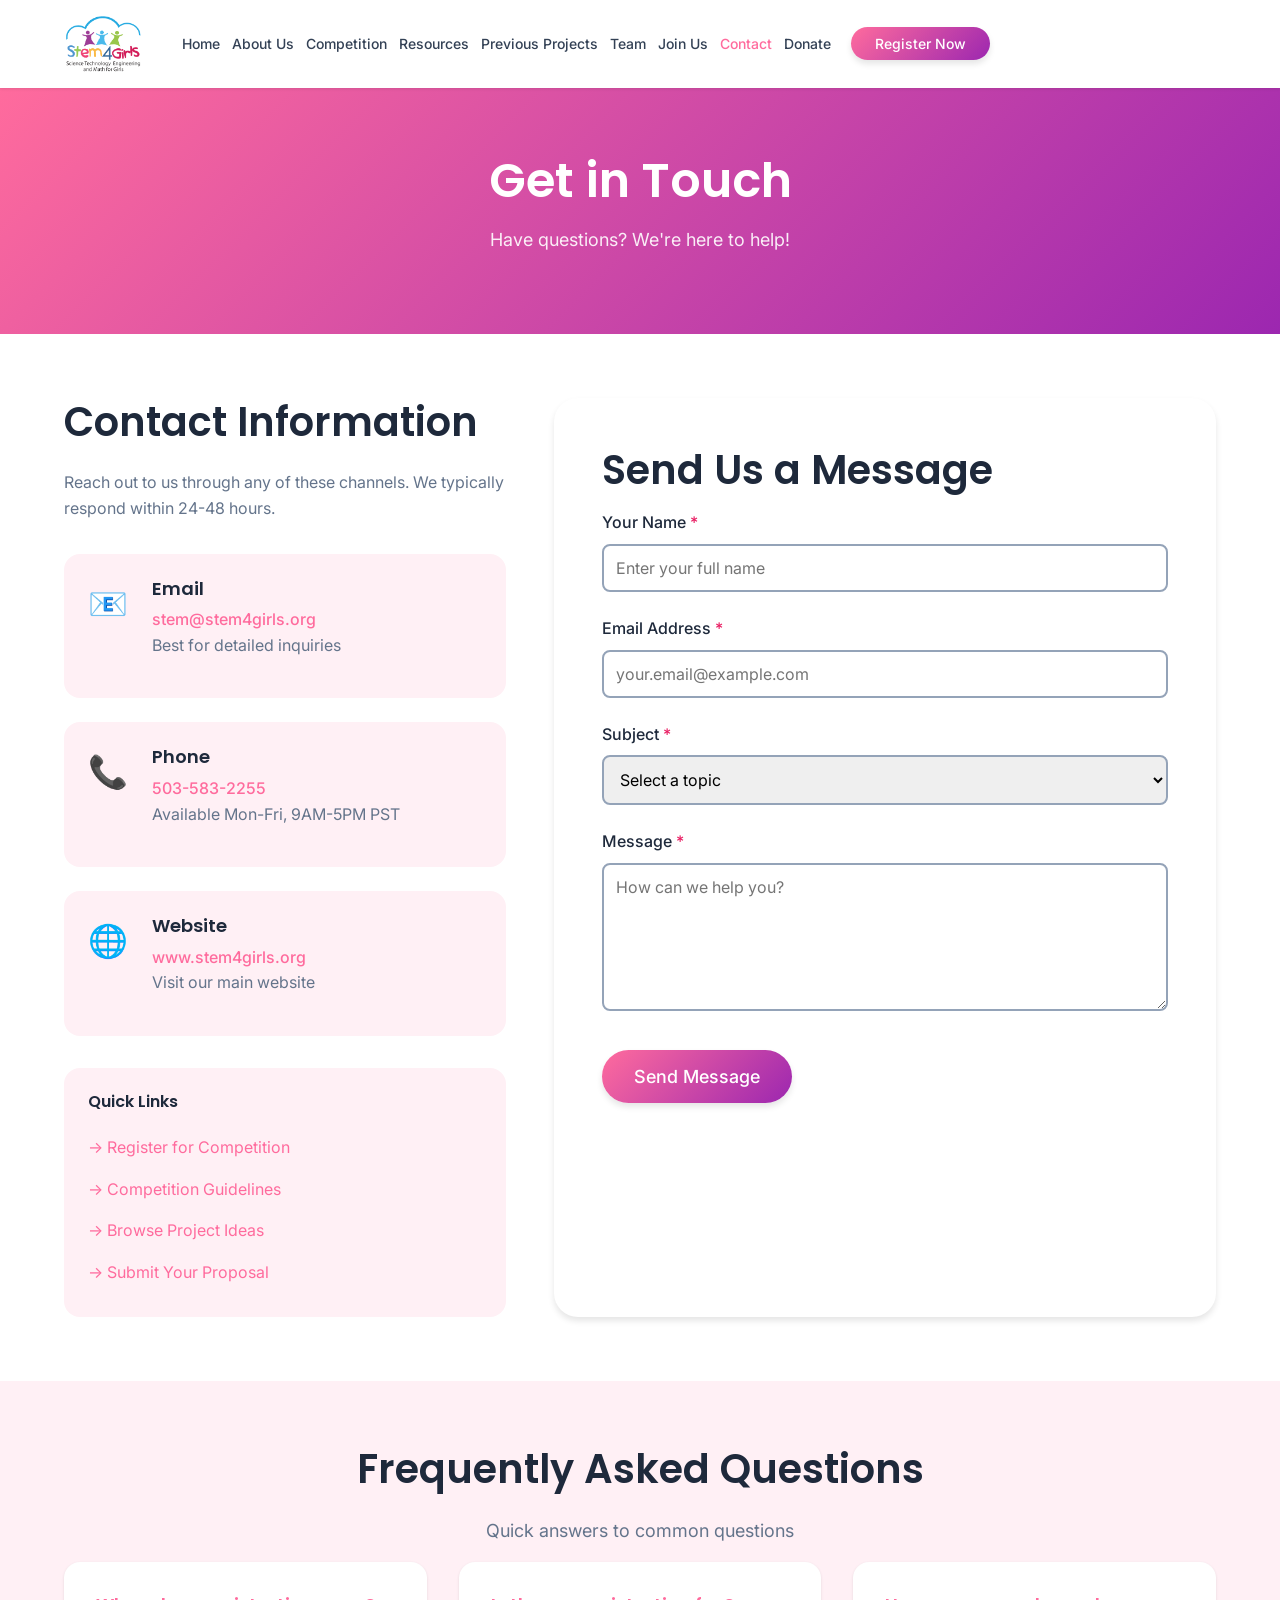
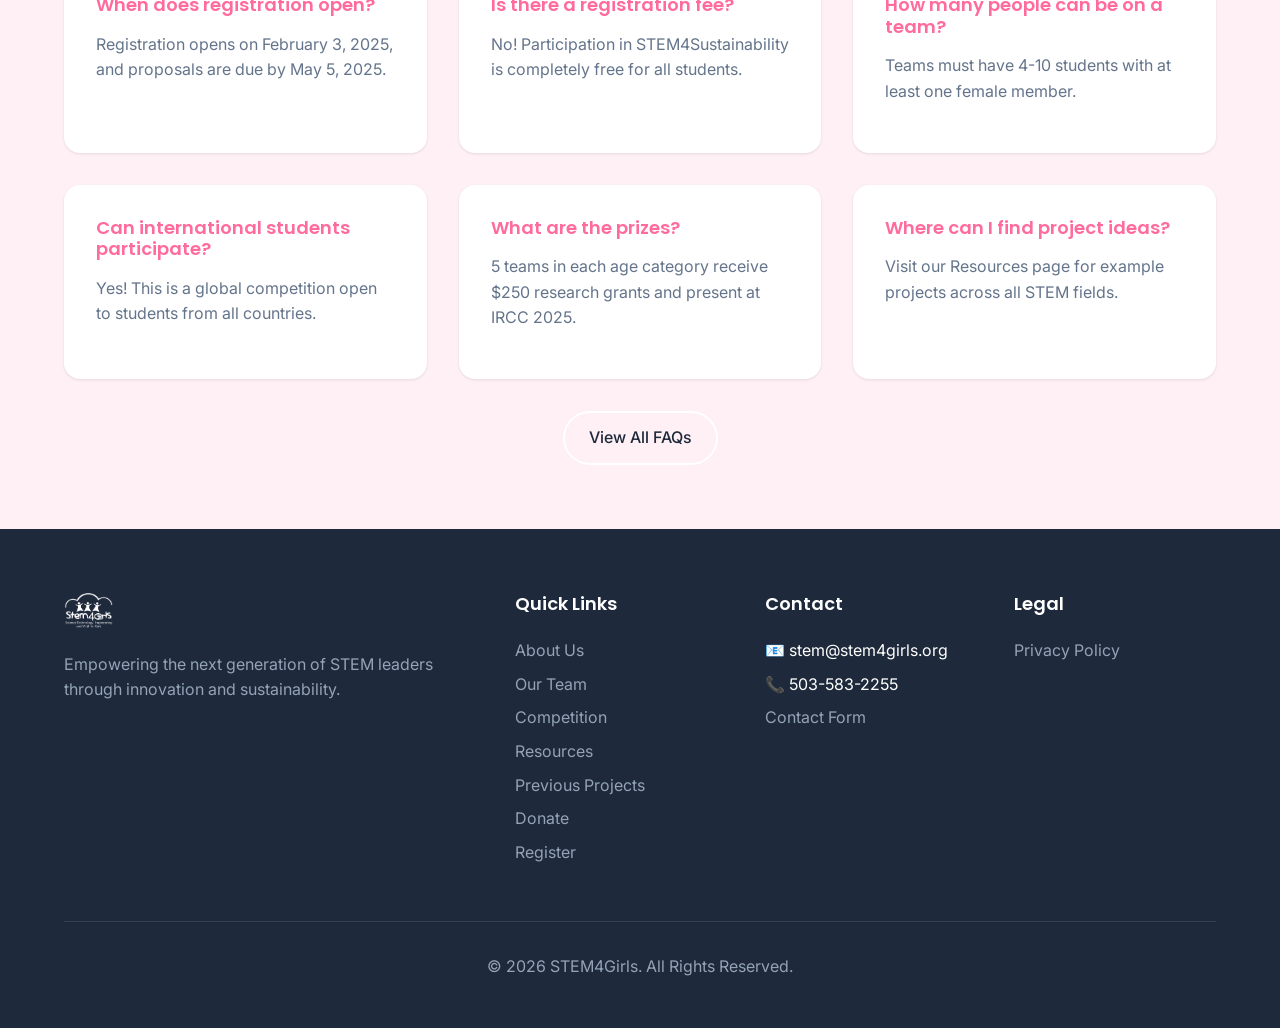
<file: contact.html>
<!DOCTYPE html>
<html lang="en">
<head>
    <meta charset="UTF-8">
    <meta name="viewport" content="width=device-width, initial-scale=1.0">
    <meta name="description" content="Contact STEM4Girls - Get in touch with our team">
    <title>Contact Us | STEM4Girls</title>
    <link rel="icon" href="images/favicon.ico" sizes="any">
    <link rel="icon" type="image/png" sizes="32x32" href="images/favicon-32x32.png">
    <link rel="apple-touch-icon" href="images/apple-touch-icon.png">
    <link rel="stylesheet" href="css/styles.css">
    <link rel="preconnect" href="https://fonts.googleapis.com">
    <link rel="preconnect" href="https://fonts.gstatic.com" crossorigin>
    <link href="https://fonts.googleapis.com/css2?family=Poppins:wght@300;400;500;600;700&family=Inter:wght@300;400;500;600&display=swap" rel="stylesheet">
</head>
<body>
    <!-- Navigation -->
    <nav class="navbar">
        <div class="container">
            <div class="nav-wrapper">
                <a href="index.html" class="logo">
                    <img src="images/logo-inverse.png" alt="STEM4Girls" class="logo-img">
                </a>
                <button class="mobile-menu-toggle" aria-label="Toggle menu">
                    <span></span>
                    <span></span>
                    <span></span>
                </button>
                <ul class="nav-links">
                    <li><a href="index.html">Home</a></li>
                    <li><a href="about.html">About Us</a></li>
                    <li><a href="competition.html">Competition</a></li>
                    <li><a href="resources.html">Resources</a></li>
                    <li><a href="previous-projects.html">Previous Projects</a></li>
                    <li><a href="team.html">Team</a></li>
                    <li><a href="join-us.html">Join Us</a></li>
                    <li><a href="contact.html" class="active">Contact</a></li>
                    <li><a href="donate.html">Donate</a></li><li><a href="register.html" class="btn-primary">Register Now</a></li>
                </ul>
            </div>
        </div>
    </nav>

    <!-- Page Header -->
    <section class="page-header">
        <div class="container">
            <h1>Get in Touch</h1>
            <p>Have questions? We're here to help!</p>
        </div>
    </section>

    <!-- Contact Section -->
    <section class="contact-section">
        <div class="container">
            <div class="contact-grid">
                <!-- Contact Info -->
                <div class="contact-info">
                    <h2>Contact Information</h2>
                    <p>Reach out to us through any of these channels. We typically respond within 24-48 hours.</p>
                    
                    <div class="contact-methods">
                        <div class="contact-method">
                            <div class="method-icon">📧</div>
                            <div class="method-details">
                                <h3>Email</h3>
                                <a href="mailto:stem@stem4girls.org">stem@stem4girls.org</a>
                                <p>Best for detailed inquiries</p>
                            </div>
                        </div>
                        
                        <div class="contact-method">
                            <div class="method-icon">📞</div>
                            <div class="method-details">
                                <h3>Phone</h3>
                                <a href="tel:5035832255">503-583-2255</a>
                                <p>Available Mon-Fri, 9AM-5PM PST</p>
                            </div>
                        </div>
                        
                        <div class="contact-method">
                            <div class="method-icon">🌐</div>
                            <div class="method-details">
                                <h3>Website</h3>
                                <a href="https://www.stem4girls.org">www.stem4girls.org</a>
                                <p>Visit our main website</p>
                            </div>
                        </div>
                    </div>

                    <div class="quick-links-box">
                        <h3>Quick Links</h3>
                        <ul>
                            <li><a href="register.html">→ Register for Competition</a></li>
                            <li><a href="competition.html">→ Competition Guidelines</a></li>
                            <li><a href="resources.html">→ Browse Project Ideas</a></li>
                            <li><a href="https://submit.stem4girls.org/" target="_blank">→ Submit Your Proposal</a></li>
                        </ul>
                    </div>
                </div>

                <!-- Contact Form -->
                <div class="contact-form-container">
                    <form class="contact-form" action="https://submit.stem4girls.org/contact" method="POST">
                        <h2>Send Us a Message</h2>
                        
                        <div class="form-group">
                            <label for="name">Your Name <span class="required">*</span></label>
                            <input type="text" id="name" name="name" required placeholder="Enter your full name">
                        </div>

                        <div class="form-group">
                            <label for="email">Email Address <span class="required">*</span></label>
                            <input type="email" id="email" name="email" required placeholder="your.email@example.com">
                        </div>

                        <div class="form-group">
                            <label for="subject">Subject <span class="required">*</span></label>
                            <select id="subject" name="subject" required>
                                <option value="">Select a topic</option>
                                <option value="Registration Question">Registration Question</option>
                                <option value="Competition Rules">Competition Rules</option>
                                <option value="Project Proposal">Project Proposal Help</option>
                                <option value="Technical Support">Technical Support</option>
                                <option value="Partnership">Partnership Opportunity</option>
                                <option value="General Inquiry">General Inquiry</option>
                                <option value="Other">Other</option>
                            </select>
                        </div>

                        <div class="form-group">
                            <label for="message">Message <span class="required">*</span></label>
                            <textarea id="message" name="message" rows="6" required placeholder="How can we help you?"></textarea>
                        </div>

                        <div class="form-actions">
                            <button type="submit" class="btn btn-primary btn-lg">Send Message</button>
                        </div>
                    </form>
                </div>
            </div>
        </div>
    </section>

    <!-- FAQ Preview -->
    <section class="faq-preview">
        <div class="container">
            <h2 class="section-title text-center">Frequently Asked Questions</h2>
            <p class="text-center section-description">Quick answers to common questions</p>
            
            <div class="faq-grid-simple">
                <div class="faq-card">
                    <h3>When does registration open?</h3>
                    <p>Registration opens on February 3, 2025, and proposals are due by May 5, 2025.</p>
                </div>
                
                <div class="faq-card">
                    <h3>Is there a registration fee?</h3>
                    <p>No! Participation in STEM4Sustainability is completely free for all students.</p>
                </div>
                
                <div class="faq-card">
                    <h3>How many people can be on a team?</h3>
                    <p>Teams must have 4-10 students with at least one female member.</p>
                </div>
                
                <div class="faq-card">
                    <h3>Can international students participate?</h3>
                    <p>Yes! This is a global competition open to students from all countries.</p>
                </div>
                
                <div class="faq-card">
                    <h3>What are the prizes?</h3>
                    <p>5 teams in each age category receive $250 research grants and present at IRCC 2025.</p>
                </div>
                
                <div class="faq-card">
                    <h3>Where can I find project ideas?</h3>
                    <p>Visit our <a href="resources.html">Resources page</a> for example projects across all STEM fields.</p>
                </div>
            </div>
            
            <div class="text-center" style="margin-top: 2rem;">
                <a href="competition.html#faq" class="btn btn-outline btn-black-text">View All FAQs</a>
            </div>
        </div>
    </section>

    <!-- Footer -->
    <footer class="footer">
        <div class="container">
            <div class="footer-content">
                <div class="footer-section">
                    <h3 class="footer-logo">
                        <img src="images/logo-inverse.png" alt="STEM4Girls">
                    </h3>
                    <p>Empowering the next generation of STEM leaders through innovation and sustainability.</p>
                </div>
                <div class="footer-section">
                    <h4>Quick Links</h4>
                    <ul>
                        <li><a href="about.html">About Us</a></li>
                        <li><a href="team.html">Our Team</a></li>
                        <li><a href="competition.html">Competition</a></li>
                        <li><a href="resources.html">Resources</a></li>
						<li><a href="previous-projects.html">Previous Projects</a></li>
                        <li><a href="donate.html">Donate</a></li><li><a href="register.html">Register</a></li>
                    </ul>
                </div>
                <div class="footer-section">
                    <h4>Contact</h4>
                    <ul>
                        <li>📧 stem@stem4girls.org</li>
                        <li>📞 503-583-2255</li>
                        <li><a href="contact.html">Contact Form</a></li>
                    </ul>
                </div>
                <div class="footer-section">
                    <h4>Legal</h4>
                    <ul>
                        <li><a href="privacy.html">Privacy Policy</a></li>
                    </ul>
                </div>
            </div>
            <div class="footer-bottom">
                <p>&copy; 2026 STEM4Girls. All Rights Reserved.</p>
            </div>
        </div>
    </footer>

    <script src="js/script.js"></script>
</body>
</html>
</file>
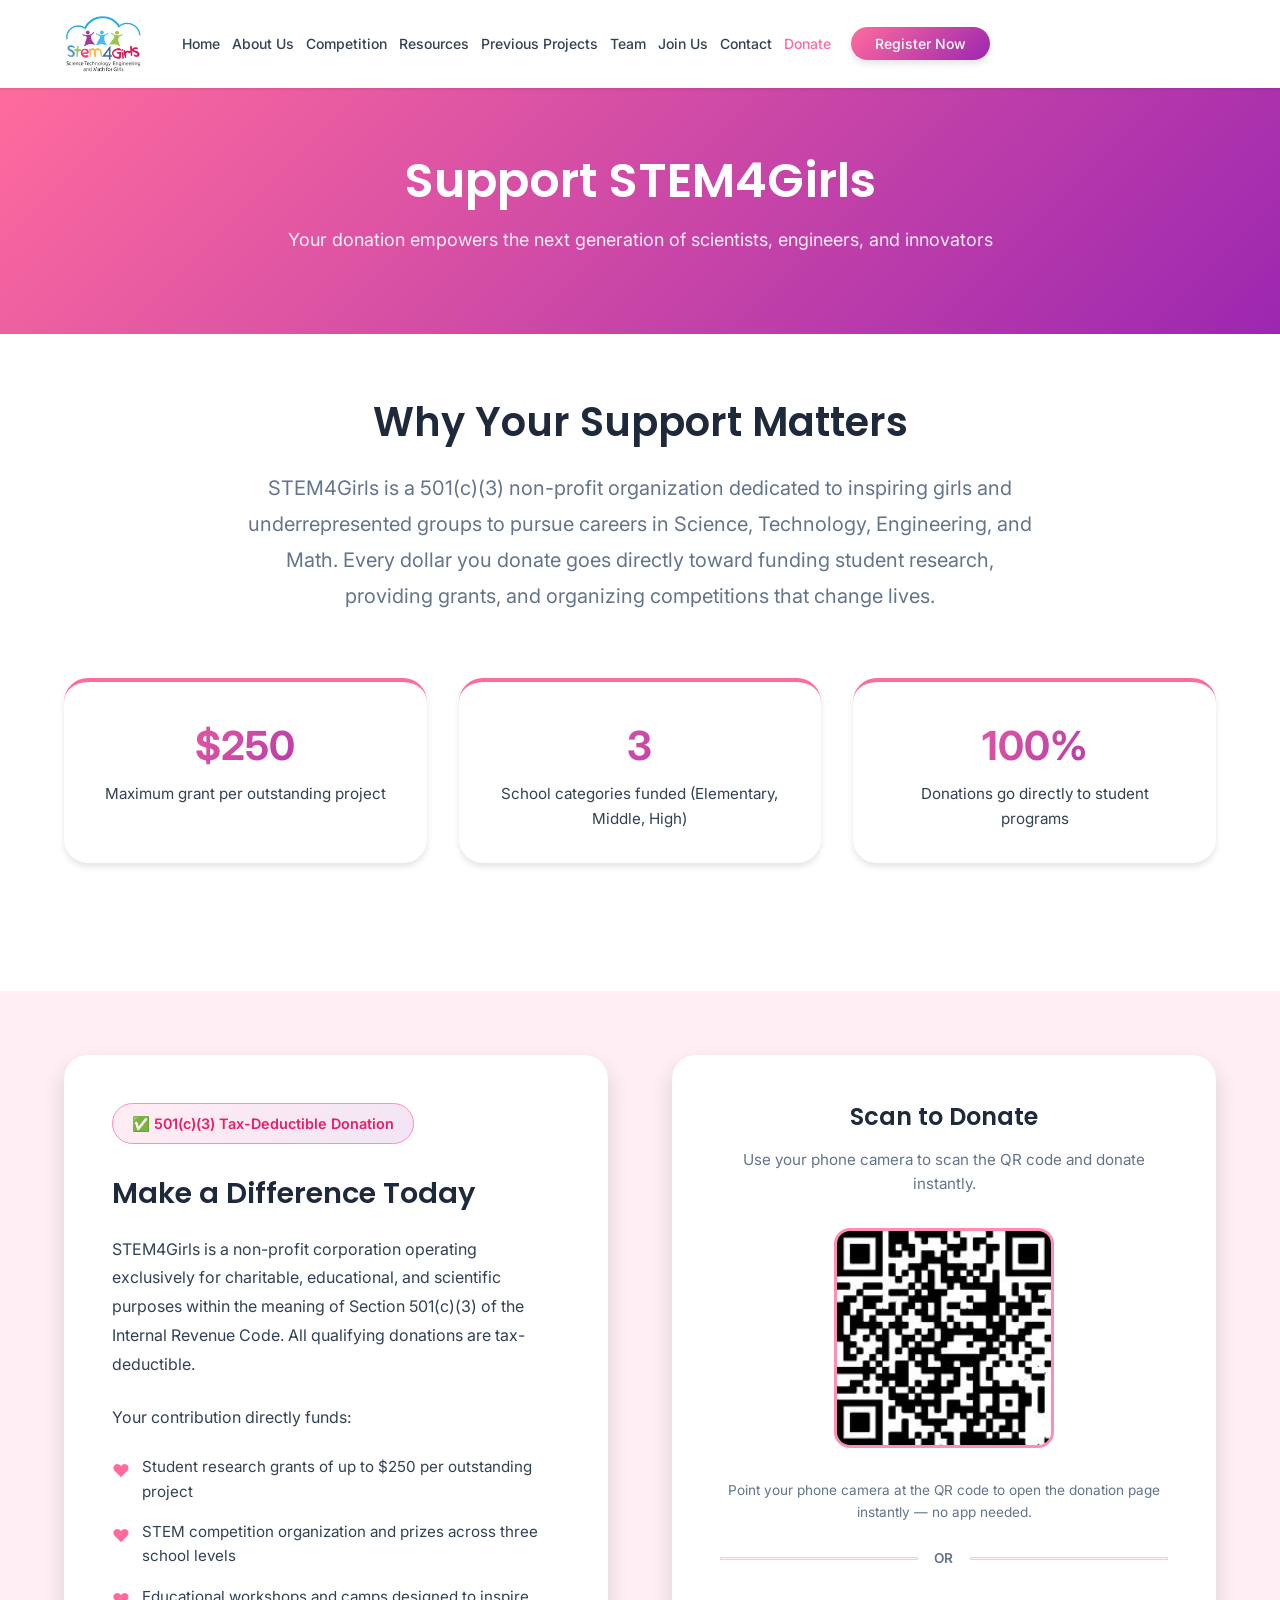
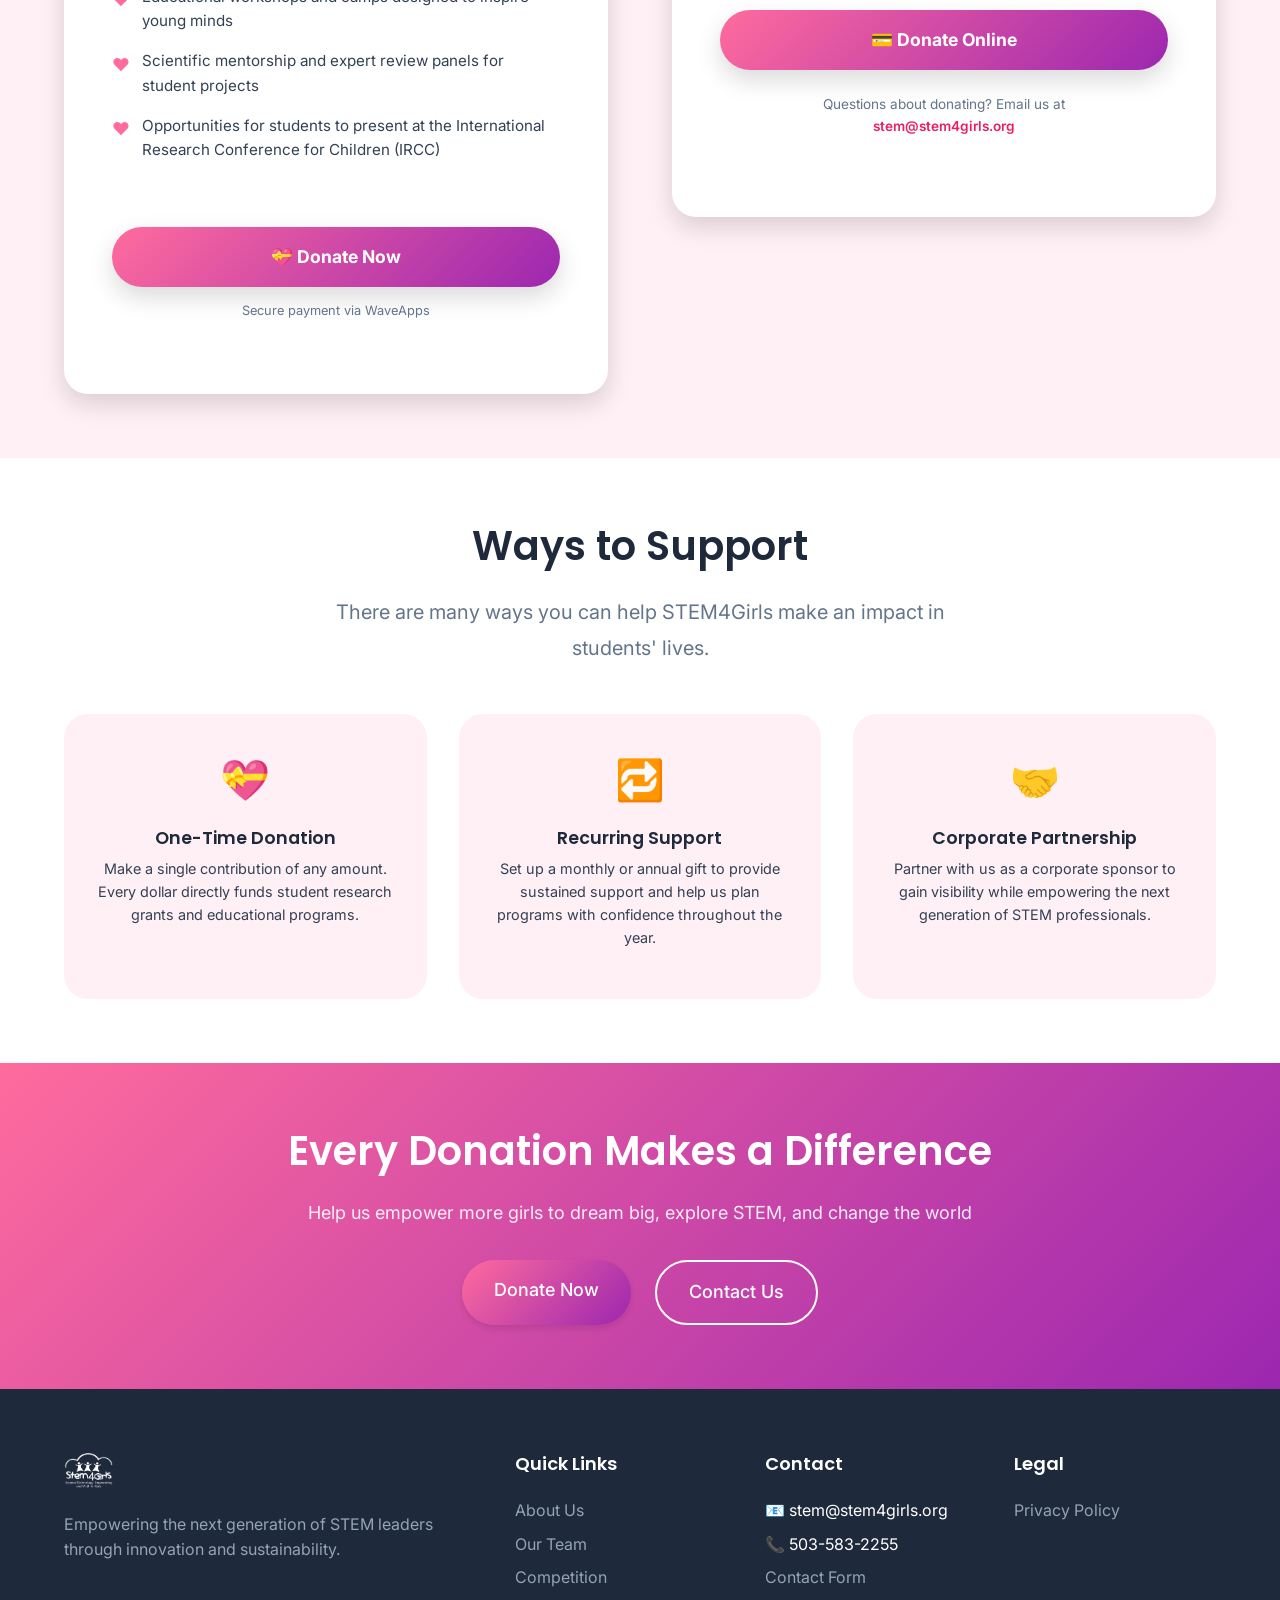
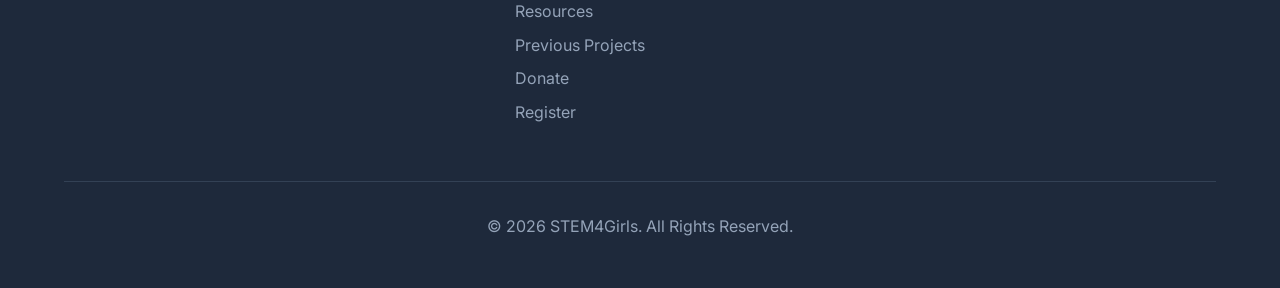
<file: donate.html>
<!DOCTYPE html>
<html lang="en">
<head>
    <meta charset="UTF-8">
    <meta name="viewport" content="width=device-width, initial-scale=1.0">
    <meta name="description" content="Support STEM4Girls – Your 501(c)(3) tax-deductible donation empowers the next generation of STEM leaders.">
    <title>Donate | STEM4Girls</title>
    <link rel="icon" href="images/favicon.ico" sizes="any">
    <link rel="icon" type="image/png" sizes="32x32" href="images/favicon-32x32.png">
    <link rel="apple-touch-icon" href="images/apple-touch-icon.png">
    <link rel="stylesheet" href="css/styles.css">
    <link rel="preconnect" href="https://fonts.googleapis.com">
    <link rel="preconnect" href="https://fonts.gstatic.com" crossorigin>
    <link href="https://fonts.googleapis.com/css2?family=Poppins:wght@300;400;500;600;700&family=Inter:wght@300;400;500;600&display=swap" rel="stylesheet">
    <style>
        /* ── Donate page overrides ───────────────────────────── */

        /* Hero stat strip */
        .donate-stats {
            display: grid;
            grid-template-columns: repeat(3, 1fr);
            gap: var(--spacing-lg);
            margin: var(--spacing-2xl) 0;
        }
        .donate-stat {
            text-align: center;
            padding: var(--spacing-lg);
            background: var(--white);
            border-radius: var(--radius-lg);
            box-shadow: var(--shadow-md);
            border-top: 4px solid var(--primary-color);
            transition: var(--transition-base);
        }
        .donate-stat:hover {
            transform: translateY(-4px);
            box-shadow: var(--shadow-lg);
        }
        .donate-stat .stat-number {
            font-size: 2.5rem;
            font-weight: 700;
            background: var(--gradient-primary);
            -webkit-background-clip: text;
            -webkit-text-fill-color: transparent;
            background-clip: text;
            display: block;
        }
        .donate-stat .stat-label {
            color: var(--dark-light);
            font-size: 0.95rem;
            margin-top: 0.25rem;
            display: block;
        }

        /* Main donate card */
        .donate-section {
            padding: var(--spacing-2xl) 0;
            background: var(--light-bg);
        }
        .donate-card-grid {
            display: grid;
            grid-template-columns: 1fr 1fr;
            gap: var(--spacing-2xl);
            align-items: start;
        }
        .donate-info-card {
            background: var(--white);
            border-radius: var(--radius-lg);
            padding: var(--spacing-xl);
            box-shadow: var(--shadow-lg);
        }
        .donate-info-card h2 {
            font-size: 1.8rem;
            color: var(--dark);
            margin-bottom: var(--spacing-md);
        }
        .donate-info-card p {
            color: var(--dark-light);
            line-height: 1.8;
            margin-bottom: var(--spacing-md);
        }
        .tax-badge {
            display: inline-flex;
            align-items: center;
            gap: 0.5rem;
            background: linear-gradient(135deg, rgba(255,107,157,0.12), rgba(156,39,176,0.12));
            color: var(--primary-dark);
            border: 1.5px solid var(--primary-light);
            border-radius: var(--radius-full);
            padding: 0.5rem 1.2rem;
            font-size: 0.9rem;
            font-weight: 600;
            margin-bottom: var(--spacing-lg);
        }
        .impact-list {
            list-style: none;
            padding: 0;
            margin: var(--spacing-md) 0 var(--spacing-xl);
            display: flex;
            flex-direction: column;
            gap: var(--spacing-sm);
        }
        .impact-list li {
            display: flex;
            align-items: flex-start;
            gap: 0.75rem;
            color: var(--dark-light);
            line-height: 1.6;
            font-size: 0.95rem;
        }
        .impact-list li .check {
            color: var(--primary-color);
            font-weight: 700;
            font-size: 1.1rem;
            flex-shrink: 0;
            margin-top: 0.1rem;
        }
        .btn-donate {
            display: inline-flex;
            align-items: center;
            gap: 0.6rem;
            background: var(--gradient-primary);
            color: var(--white);
            padding: 1rem 2.5rem;
            border-radius: var(--radius-full);
            font-size: 1.1rem;
            font-weight: 700;
            text-decoration: none;
            box-shadow: var(--shadow-lg);
            transition: var(--transition-base);
            border: none;
            cursor: pointer;
            width: 100%;
            justify-content: center;
            margin-top: var(--spacing-sm);
        }
        .btn-donate:hover {
            transform: translateY(-3px);
            box-shadow: 0 12px 30px rgba(255, 107, 157, 0.5);
        }

        /* QR code panel */
        .qr-card {
            background: var(--white);
            border-radius: var(--radius-lg);
            padding: var(--spacing-xl);
            box-shadow: var(--shadow-lg);
            text-align: center;
        }
        .qr-card h3 {
            font-size: 1.5rem;
            color: var(--dark);
            margin-bottom: var(--spacing-sm);
        }
        .qr-card p {
            color: var(--gray);
            font-size: 0.95rem;
            margin-bottom: var(--spacing-lg);
        }
        .qr-wrapper {
            width: 220px;
            height: 220px;
            margin: 0 auto var(--spacing-lg);
            border: 3px solid var(--primary-light);
            border-radius: var(--radius-md);
            overflow: hidden;
            display: flex;
            align-items: center;
            justify-content: center;
            background: var(--light-bg);
        }
        .qr-wrapper img {
            width: 100%;
            height: 100%;
            object-fit: contain;
        }
        .divider-or {
            display: flex;
            align-items: center;
            gap: var(--spacing-sm);
            margin: var(--spacing-md) 0;
            color: var(--gray);
            font-weight: 600;
            font-size: 0.85rem;
            text-transform: uppercase;
            letter-spacing: 0.05em;
        }
        .divider-or::before,
        .divider-or::after {
            content: '';
            flex: 1;
            height: 1px;
            background: var(--light-bg);
            border: 1px solid #f0d0df;
        }

        /* Ways to give */
        .ways-section {
            padding: var(--spacing-2xl) 0;
            background: var(--white);
        }
        .ways-grid {
            display: grid;
            grid-template-columns: repeat(3, 1fr);
            gap: var(--spacing-lg);
            margin-top: var(--spacing-xl);
        }
        .way-card {
            padding: var(--spacing-lg);
            border-radius: var(--radius-lg);
            background: var(--light-bg);
            text-align: center;
            transition: var(--transition-base);
            border: 2px solid transparent;
        }
        .way-card:hover {
            border-color: var(--primary-light);
            box-shadow: var(--shadow-md);
            transform: translateY(-3px);
        }
        .way-icon {
            font-size: 2.5rem;
            margin-bottom: var(--spacing-sm);
        }
        .way-card h3 {
            color: var(--dark);
            margin-bottom: 0.5rem;
            font-size: 1.1rem;
        }
        .way-card p {
            color: var(--dark-light);
            font-size: 0.9rem;
            line-height: 1.6;
        }

        /* Responsive */
        @media (max-width: 900px) {
            .donate-card-grid { grid-template-columns: 1fr; }
            .qr-card { order: -1; }
            .donate-stats { grid-template-columns: 1fr; }
            .ways-grid { grid-template-columns: 1fr 1fr; }
        }
        @media (max-width: 580px) {
            .ways-grid { grid-template-columns: 1fr; }
        }
    </style>
</head>
<body>

    <!-- Navigation -->
    <nav class="navbar">
        <div class="container">
            <div class="nav-wrapper">
                <a href="index.html" class="logo">
                    <img src="images/logo-inverse.png" alt="STEM4Girls" class="logo-img">
                </a>
                <button class="mobile-menu-toggle" aria-label="Toggle menu">
                    <span></span>
                    <span></span>
                    <span></span>
                </button>
                <ul class="nav-links">
                    <li><a href="index.html">Home</a></li>
                    <li><a href="about.html">About Us</a></li>
                    <li><a href="competition.html">Competition</a></li>
                    <li><a href="resources.html">Resources</a></li>
                    <li><a href="previous-projects.html">Previous Projects</a></li>
                    <li><a href="team.html">Team</a></li>
                    <li><a href="join-us.html">Join Us</a></li>
                    <li><a href="contact.html">Contact</a></li>
                    <li><a href="donate.html" class="active">Donate</a></li>
                    <li><a href="register.html" class="btn-primary">Register Now</a></li>
                </ul>
            </div>
        </div>
    </nav>

    <!-- Page Header -->
    <section class="page-header">
        <div class="container">
            <h1>Support STEM4Girls</h1>
            <p>Your donation empowers the next generation of scientists, engineers, and innovators</p>
        </div>
    </section>

    <!-- Impact Stats -->
    <section class="team-intro">
        <div class="container">
            <div class="intro-content">
                <h2 class="section-title">Why Your Support Matters</h2>
                <p class="large-text">STEM4Girls is a 501(c)(3) non-profit organization dedicated to inspiring girls and underrepresented groups to pursue careers in Science, Technology, Engineering, and Math. Every dollar you donate goes directly toward funding student research, providing grants, and organizing competitions that change lives.</p>
            </div>
            <div class="donate-stats">
                <div class="donate-stat">
                    <span class="stat-number">$250</span>
                    <span class="stat-label">Maximum grant per outstanding project</span>
                </div>
                <div class="donate-stat">
                    <span class="stat-number">3</span>
                    <span class="stat-label">School categories funded (Elementary, Middle, High)</span>
                </div>
                <div class="donate-stat">
                    <span class="stat-number">100%</span>
                    <span class="stat-label">Donations go directly to student programs</span>
                </div>
            </div>
        </div>
    </section>

    <!-- Donate Section -->
    <section class="donate-section">
        <div class="container">
            <div class="donate-card-grid">

                <!-- Left: Info & CTA -->
                <div class="donate-info-card">
                    <span class="tax-badge">✅ 501(c)(3) Tax-Deductible Donation</span>
                    <h2>Make a Difference Today</h2>
                    <p>STEM4Girls is a non-profit corporation operating exclusively for charitable, educational, and scientific purposes within the meaning of Section 501(c)(3) of the Internal Revenue Code. All qualifying donations are tax-deductible.</p>
                    <p>Your contribution directly funds:</p>
                    <ul class="impact-list">
                        <li><span class="check">♥</span> Student research grants of up to $250 per outstanding project</li>
                        <li><span class="check">♥</span> STEM competition organization and prizes across three school levels</li>
                        <li><span class="check">♥</span> Educational workshops and camps designed to inspire young minds</li>
                        <li><span class="check">♥</span> Scientific mentorship and expert review panels for student projects</li>
                        <li><span class="check">♥</span> Opportunities for students to present at the International Research Conference for Children (IRCC)</li>
                    </ul>
                    <a href="https://link.waveapps.com/eggffb-mng69f"
                       target="_blank" rel="noopener"
                       class="btn-donate">
                        💝 Donate Now
                    </a>
                    <p style="text-align:center; font-size:0.8rem; color:var(--gray); margin-top:0.75rem;">
                        Secure payment via WaveApps
                    </p>
                </div>

                <!-- Right: QR Code -->
                <div class="qr-card">
                    <h3>Scan to Donate</h3>
                    <p>Use your phone camera to scan the QR code and donate instantly.</p>

                    <div class="qr-wrapper">
                        <img src="images/qr_code.jpg" alt="STEM4Girls Donation QR Code">
                    </div>

                    <p style="font-size:0.85rem; color:var(--gray); margin-bottom:var(--spacing-sm);">
                        Point your phone camera at the QR code to open the donation page instantly — no app needed.
                    </p>

                    <div class="divider-or">OR</div>

                    <a href="https://link.waveapps.com/eggffb-mng69f"
                       target="_blank" rel="noopener"
                       class="btn-donate">
                        💳 Donate Online
                    </a>

                    <p style="margin-top:var(--spacing-md); font-size:0.85rem; color:var(--gray);">
                        Questions about donating? Email us at<br>
                        <a href="mailto:stem@stem4girls.org" style="color:var(--primary-dark); font-weight:600;">stem@stem4girls.org</a>
                    </p>
                </div>

            </div>
        </div>
    </section>

    <!-- Ways to Give -->
    <section class="ways-section">
        <div class="container">
            <h2 class="section-title text-center">Ways to Support</h2>
            <p class="large-text text-center" style="max-width:650px; margin:0 auto;">
                There are many ways you can help STEM4Girls make an impact in students' lives.
            </p>
            <div class="ways-grid">
                <div class="way-card">
                    <div class="way-icon">💝</div>
                    <h3>One-Time Donation</h3>
                    <p>Make a single contribution of any amount. Every dollar directly funds student research grants and educational programs.</p>
                </div>
                <div class="way-card">
                    <div class="way-icon">🔁</div>
                    <h3>Recurring Support</h3>
                    <p>Set up a monthly or annual gift to provide sustained support and help us plan programs with confidence throughout the year.</p>
                </div>
                <div class="way-card">
                    <div class="way-icon">🤝</div>
                    <h3>Corporate Partnership</h3>
                    <p>Partner with us as a corporate sponsor to gain visibility while empowering the next generation of STEM professionals.</p>
                </div>
            </div>
        </div>
    </section>

    <!-- CTA Section -->
    <section class="cta-section">
        <div class="container">
            <div class="cta-content">
                <h2>Every Donation Makes a Difference</h2>
                <p>Help us empower more girls to dream big, explore STEM, and change the world</p>
                <div class="cta-buttons">
                    <a href="https://link.waveapps.com/eggffb-mng69f"
                       target="_blank" rel="noopener"
                       class="btn btn-primary btn-lg">Donate Now</a>
                    <a href="contact.html" class="btn btn-outline btn-lg">Contact Us</a>
                </div>
            </div>
        </div>
    </section>

    <!-- Footer -->
    <footer class="footer">
        <div class="container">
            <div class="footer-content">
                <div class="footer-section">
                    <h3 class="footer-logo">
                        <img src="images/logo-inverse.png" alt="STEM4Girls">
                    </h3>
                    <p>Empowering the next generation of STEM leaders through innovation and sustainability.</p>
                </div>
                <div class="footer-section">
                    <h4>Quick Links</h4>
                    <ul>
                        <li><a href="about.html">About Us</a></li>
                        <li><a href="team.html">Our Team</a></li>
                        <li><a href="competition.html">Competition</a></li>
                        <li><a href="resources.html">Resources</a></li>
                        <li><a href="previous-projects.html">Previous Projects</a></li>
                        <li><a href="donate.html">Donate</a></li>
                        <li><a href="register.html">Register</a></li>
                    </ul>
                </div>
                <div class="footer-section">
                    <h4>Contact</h4>
                    <ul>
                        <li>📧 stem@stem4girls.org</li>
                        <li>📞 503-583-2255</li>
                        <li><a href="contact.html">Contact Form</a></li>
                    </ul>
                </div>
                <div class="footer-section">
                    <h4>Legal</h4>
                    <ul>
                        <li><a href="privacy.html">Privacy Policy</a></li>
                    </ul>
                </div>
            </div>
            <div class="footer-bottom">
                <p>&copy; 2026 STEM4Girls. All Rights Reserved.</p>
            </div>
        </div>
    </footer>

    <script src="js/script.js"></script>
</body>
</html>
</file>
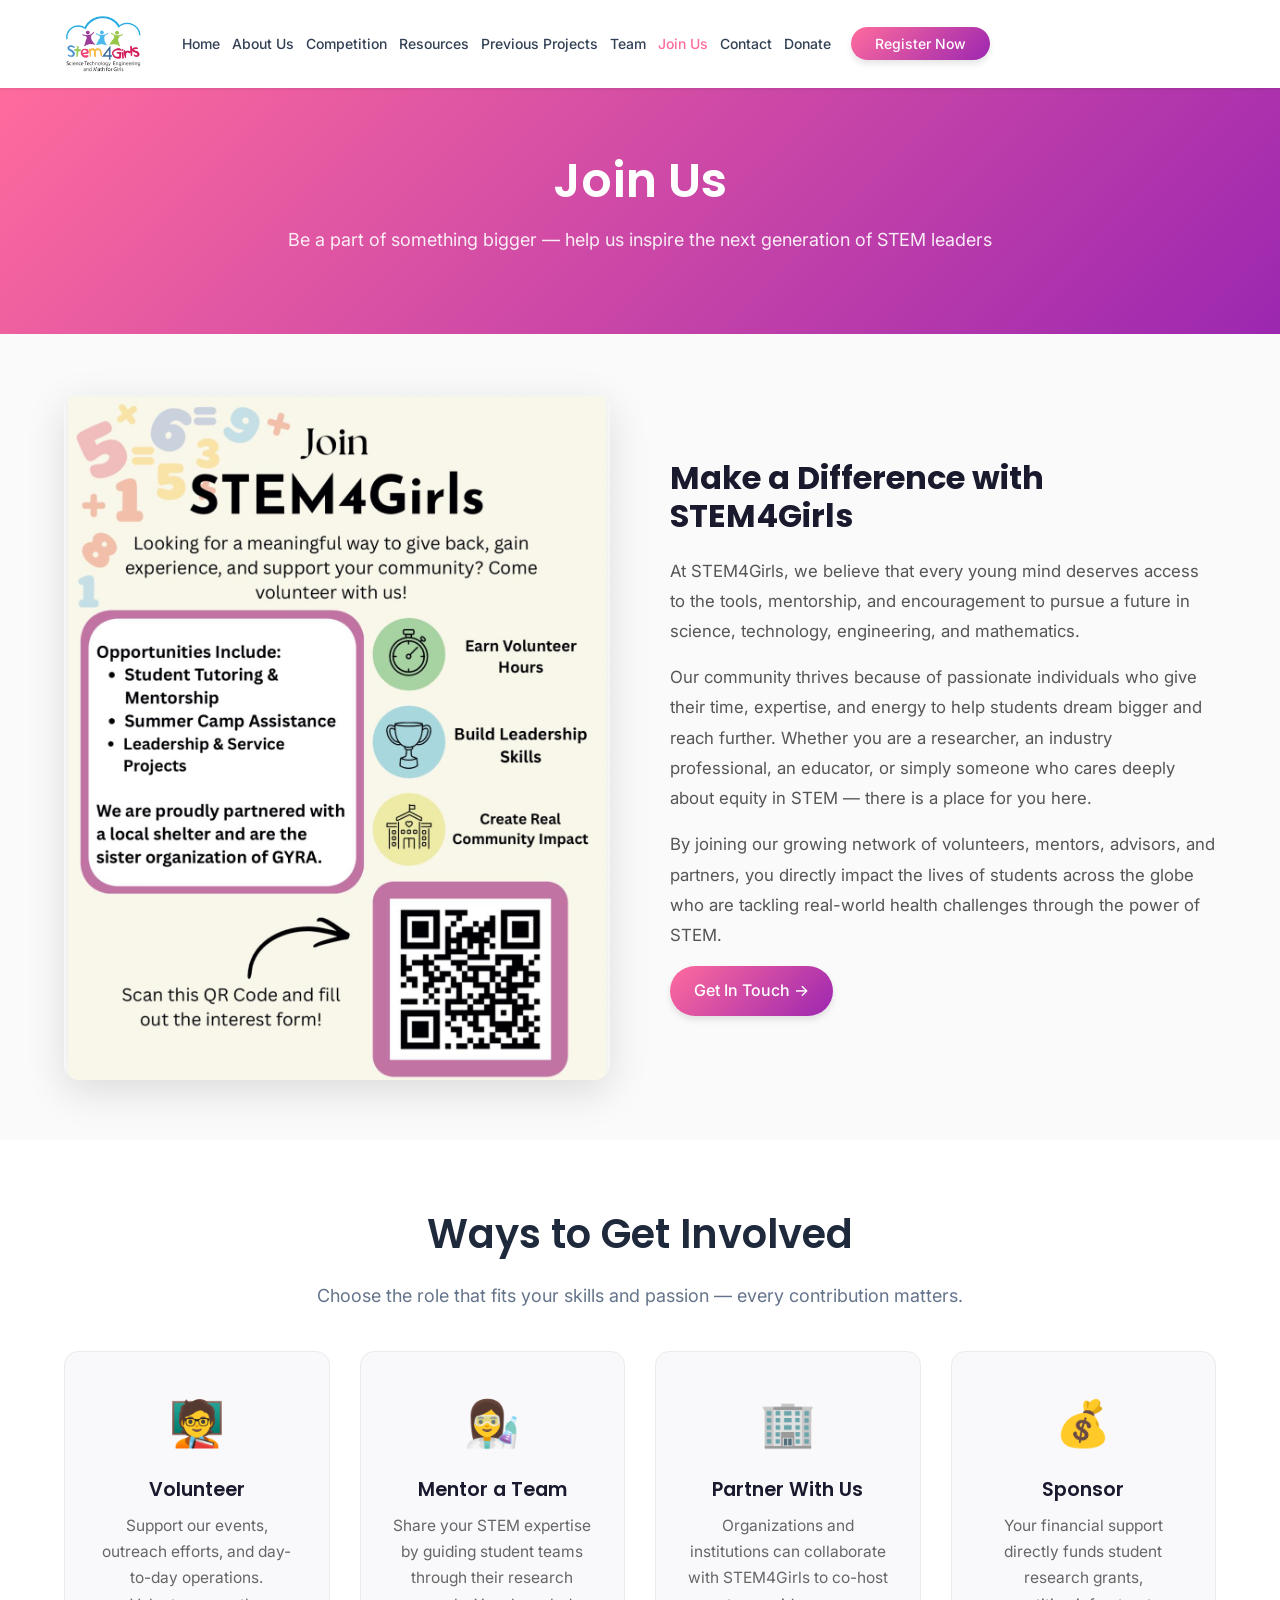
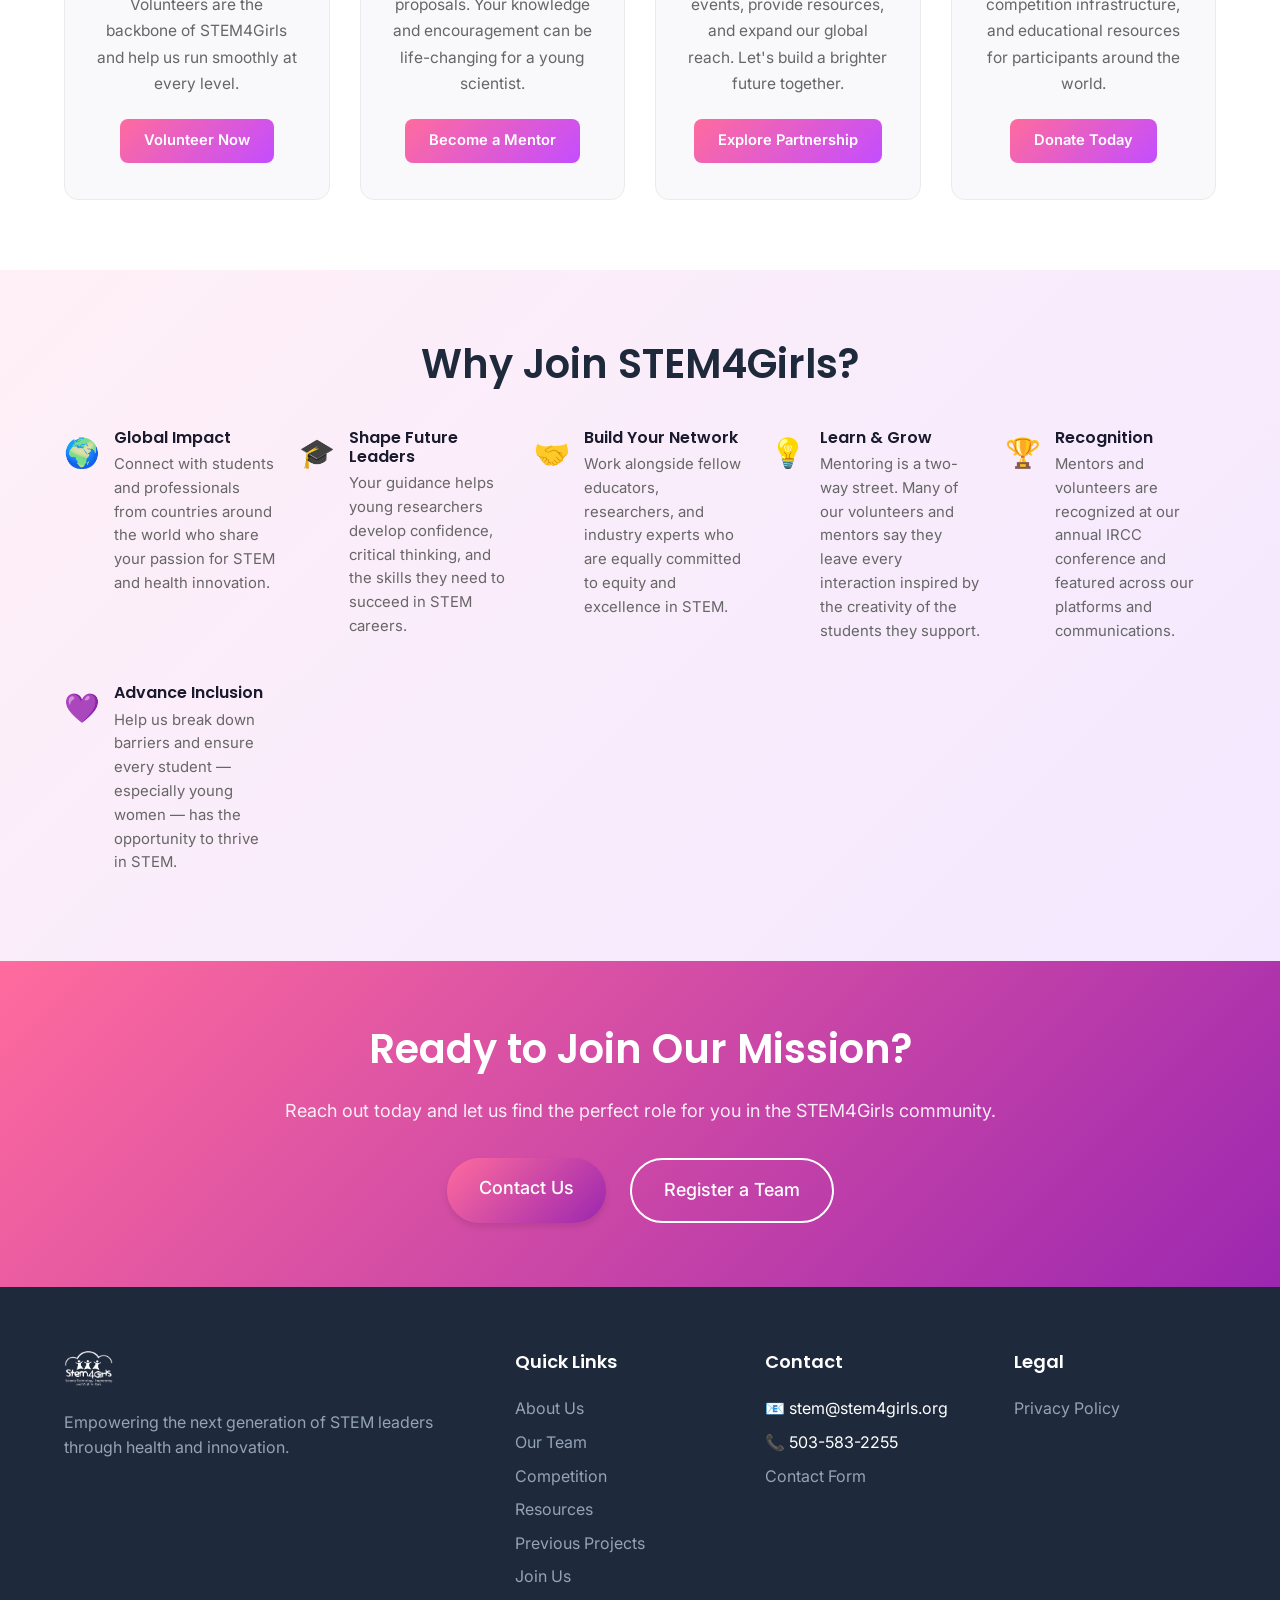
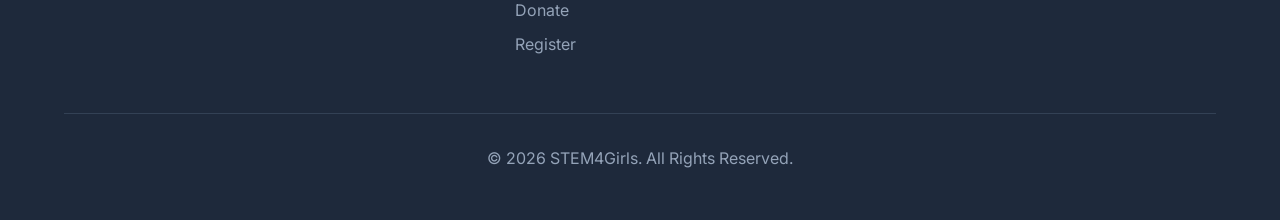
<file: join-us.html>
<!DOCTYPE html>
<html lang="en">
<head>
    <meta charset="UTF-8">
    <meta name="viewport" content="width=device-width, initial-scale=1.0">
    <meta name="description" content="Join STEM4Girls - Volunteer, Mentor, or Partner with us to empower the next generation of STEM leaders">
    <title>Join Us | STEM4Girls</title>
    <link rel="icon" href="images/favicon.ico" sizes="any">
    <link rel="icon" type="image/png" sizes="32x32" href="images/favicon-32x32.png">
    <link rel="apple-touch-icon" href="images/apple-touch-icon.png">
    <link rel="stylesheet" href="css/styles.css">
    <link rel="preconnect" href="https://fonts.googleapis.com">
    <link rel="preconnect" href="https://fonts.gstatic.com" crossorigin>
    <link href="https://fonts.googleapis.com/css2?family=Poppins:wght@300;400;500;600;700&family=Inter:wght@300;400;500;600&display=swap" rel="stylesheet">
    <style>
        .join-hero {
            padding: 60px 0;
            background: #fafafa;
        }
        .join-hero-inner {
            display: flex;
            align-items: center;
            gap: 60px;
        }
        .join-hero-image {
            flex: 1;
            border-radius: 16px;
            overflow: hidden;
            box-shadow: 0 12px 40px rgba(0,0,0,0.12);
        }
        .join-hero-image img {
            width: 100%;
            height: auto;
            display: block;
        }
        .join-hero-content {
            flex: 1;
        }
        .join-hero-content h2 {
            font-size: 2rem;
            font-weight: 700;
            margin-bottom: 20px;
            color: #1a1a2e;
        }
        .join-hero-content p {
            font-size: 1.05rem;
            line-height: 1.8;
            color: #555;
            margin-bottom: 16px;
        }
        .join-ways {
            padding: 70px 0;
            background: #fff;
        }
        .join-ways-grid {
            display: grid;
            grid-template-columns: repeat(auto-fit, minmax(240px, 1fr));
            gap: 30px;
            margin-top: 40px;
        }
        .join-card {
            background: #f9f9fb;
            border-radius: 14px;
            padding: 36px 28px;
            text-align: center;
            border: 1px solid #ebebeb;
            transition: box-shadow 0.2s, transform 0.2s;
        }
        .join-card:hover {
            box-shadow: 0 8px 30px rgba(0,0,0,0.10);
            transform: translateY(-4px);
        }
        .join-card-icon {
            font-size: 2.8rem;
            margin-bottom: 18px;
            display: block;
        }
        .join-card h3 {
            font-size: 1.2rem;
            font-weight: 600;
            color: #1a1a2e;
            margin-bottom: 12px;
        }
        .join-card p {
            font-size: 0.97rem;
            color: #666;
            line-height: 1.7;
            margin-bottom: 22px;
        }
        .join-card .btn {
            display: inline-block;
            padding: 10px 24px;
            border-radius: 8px;
            font-size: 0.92rem;
            font-weight: 600;
            text-decoration: none;
            background: linear-gradient(135deg, #ff6b9d, #c44dff);
            color: #fff;
            transition: opacity 0.2s;
        }
        .join-card .btn:hover {
            opacity: 0.88;
        }
        .join-why {
            padding: 70px 0;
            background: linear-gradient(135deg, #fff0f7 0%, #f3e8ff 100%);
        }
        .join-why-grid {
            display: grid;
            grid-template-columns: repeat(auto-fit, minmax(200px, 1fr));
            gap: 24px;
            margin-top: 40px;
        }
        .why-item {
            display: flex;
            align-items: flex-start;
            gap: 14px;
        }
        .why-item .why-icon {
            font-size: 1.8rem;
            flex-shrink: 0;
            margin-top: 2px;
        }
        .why-item div h4 {
            font-size: 1rem;
            font-weight: 600;
            color: #1a1a2e;
            margin-bottom: 6px;
        }
        .why-item div p {
            font-size: 0.93rem;
            color: #666;
            line-height: 1.6;
        }
        @media (max-width: 768px) {
            .join-hero-inner {
                flex-direction: column;
                gap: 36px;
            }
        }
    </style>
</head>
<body>
    <!-- Navigation -->
    <nav class="navbar">
        <div class="container">
            <div class="nav-wrapper">
                <a href="index.html" class="logo">
                    <img src="images/logo-inverse.png" alt="STEM4Girls" class="logo-img">
                </a>
                <button class="mobile-menu-toggle" aria-label="Toggle menu">
                    <span></span>
                    <span></span>
                    <span></span>
                </button>
                <ul class="nav-links">
                    <li><a href="index.html">Home</a></li>
                    <li><a href="about.html">About Us</a></li>
                    <li><a href="competition.html">Competition</a></li>
                    <li><a href="resources.html">Resources</a></li>
                    <li><a href="previous-projects.html">Previous Projects</a></li>
                    <li><a href="team.html">Team</a></li>
                    <li><a href="join-us.html" class="active">Join Us</a></li>
                    <li><a href="contact.html">Contact</a></li>
                    <li><a href="donate.html">Donate</a></li>
                    <li><a href="register.html" class="btn-primary">Register Now</a></li>
                </ul>
            </div>
        </div>
    </nav>

    <!-- Page Header -->
    <section class="page-header">
        <div class="container">
            <h1>Join Us</h1>
            <p>Be a part of something bigger — help us inspire the next generation of STEM leaders</p>
        </div>
    </section>

    <!-- Hero Image + Intro -->
    <section class="join-hero">
        <div class="container">
            <div class="join-hero-inner">
                <div class="join-hero-image">
                    <img src="images/join_stem.jfif" alt="Join STEM4Girls community">
                </div>
                <div class="join-hero-content">
                    <h2>Make a Difference with STEM4Girls</h2>
                    <p>At STEM4Girls, we believe that every young mind deserves access to the tools, mentorship, and encouragement to pursue a future in science, technology, engineering, and mathematics.</p>
                    <p>Our community thrives because of passionate individuals who give their time, expertise, and energy to help students dream bigger and reach further. Whether you are a researcher, an industry professional, an educator, or simply someone who cares deeply about equity in STEM — there is a place for you here.</p>
                    <p>By joining our growing network of volunteers, mentors, advisors, and partners, you directly impact the lives of students across the globe who are tackling real-world health challenges through the power of STEM.</p>
                    <a href="contact.html" class="btn btn-primary">Get In Touch →</a>
                </div>
            </div>
        </div>
    </section>

    <!-- Ways to Join -->
    <section class="join-ways">
        <div class="container">
            <h2 class="section-title text-center">Ways to Get Involved</h2>
            <p class="text-center section-description">Choose the role that fits your skills and passion — every contribution matters.</p>
            <div class="join-ways-grid">
                <div class="join-card">
                    <span class="join-card-icon">🧑‍🏫</span>
                    <h3>Volunteer</h3>
                    <p>Support our events, outreach efforts, and day-to-day operations. Volunteers are the backbone of STEM4Girls and help us run smoothly at every level.</p>
                    <a href="contact.html" class="btn">Volunteer Now</a>
                </div>
                <div class="join-card">
                    <span class="join-card-icon">👩‍🔬</span>
                    <h3>Mentor a Team</h3>
                    <p>Share your STEM expertise by guiding student teams through their research proposals. Your knowledge and encouragement can be life-changing for a young scientist.</p>
                    <a href="contact.html" class="btn">Become a Mentor</a>
                </div>
                <div class="join-card">
                    <span class="join-card-icon">🏢</span>
                    <h3>Partner With Us</h3>
                    <p>Organizations and institutions can collaborate with STEM4Girls to co-host events, provide resources, and expand our global reach. Let's build a brighter future together.</p>
                    <a href="contact.html" class="btn">Explore Partnership</a>
                </div>
                <div class="join-card">
                    <span class="join-card-icon">💰</span>
                    <h3>Sponsor</h3>
                    <p>Your financial support directly funds student research grants, competition infrastructure, and educational resources for participants around the world.</p>
                    <a href="donate.html" class="btn">Donate Today</a>
                </div>
            </div>
        </div>
    </section>

    <!-- Why Join -->
    <section class="join-why">
        <div class="container">
            <h2 class="section-title text-center">Why Join STEM4Girls?</h2>
            <div class="join-why-grid">
                <div class="why-item">
                    <span class="why-icon">🌍</span>
                    <div>
                        <h4>Global Impact</h4>
                        <p>Connect with students and professionals from countries around the world who share your passion for STEM and health innovation.</p>
                    </div>
                </div>
                <div class="why-item">
                    <span class="why-icon">🎓</span>
                    <div>
                        <h4>Shape Future Leaders</h4>
                        <p>Your guidance helps young researchers develop confidence, critical thinking, and the skills they need to succeed in STEM careers.</p>
                    </div>
                </div>
                <div class="why-item">
                    <span class="why-icon">🤝</span>
                    <div>
                        <h4>Build Your Network</h4>
                        <p>Work alongside fellow educators, researchers, and industry experts who are equally committed to equity and excellence in STEM.</p>
                    </div>
                </div>
                <div class="why-item">
                    <span class="why-icon">💡</span>
                    <div>
                        <h4>Learn & Grow</h4>
                        <p>Mentoring is a two-way street. Many of our volunteers and mentors say they leave every interaction inspired by the creativity of the students they support.</p>
                    </div>
                </div>
                <div class="why-item">
                    <span class="why-icon">🏆</span>
                    <div>
                        <h4>Recognition</h4>
                        <p>Mentors and volunteers are recognized at our annual IRCC conference and featured across our platforms and communications.</p>
                    </div>
                </div>
                <div class="why-item">
                    <span class="why-icon">💜</span>
                    <div>
                        <h4>Advance Inclusion</h4>
                        <p>Help us break down barriers and ensure every student — especially young women — has the opportunity to thrive in STEM.</p>
                    </div>
                </div>
            </div>
        </div>
    </section>

    <!-- CTA Section -->
    <section class="cta-section">
        <div class="container">
            <div class="cta-content">
                <h2>Ready to Join Our Mission?</h2>
                <p>Reach out today and let us find the perfect role for you in the STEM4Girls community.</p>
                <div class="cta-buttons">
                    <a href="contact.html" class="btn btn-primary btn-lg">Contact Us</a>
                    <a href="register.html" class="btn btn-outline btn-lg">Register a Team</a>
                </div>
            </div>
        </div>
    </section>

    <!-- Footer -->
    <footer class="footer">
        <div class="container">
            <div class="footer-content">
                <div class="footer-section">
                    <h3 class="footer-logo">
                        <img src="images/logo-inverse.png" alt="STEM4Girls">
                    </h3>
                    <p>Empowering the next generation of STEM leaders through health and innovation.</p>
                </div>
                <div class="footer-section">
                    <h4>Quick Links</h4>
                    <ul>
                        <li><a href="about.html">About Us</a></li>
                        <li><a href="team.html">Our Team</a></li>
                        <li><a href="competition.html">Competition</a></li>
                        <li><a href="resources.html">Resources</a></li>
                        <li><a href="previous-projects.html">Previous Projects</a></li>
                        <li><a href="join-us.html">Join Us</a></li>
                        <li><a href="donate.html">Donate</a></li>
                        <li><a href="register.html">Register</a></li>
                    </ul>
                </div>
                <div class="footer-section">
                    <h4>Contact</h4>
                    <ul>
                        <li>📧 stem@stem4girls.org</li>
                        <li>📞 503-583-2255</li>
                        <li><a href="contact.html">Contact Form</a></li>
                    </ul>
                </div>
                <div class="footer-section">
                    <h4>Legal</h4>
                    <ul>
                        <li><a href="privacy.html">Privacy Policy</a></li>
                    </ul>
                </div>
            </div>
            <div class="footer-bottom">
                <p>&copy; 2026 STEM4Girls. All Rights Reserved.</p>
            </div>
        </div>
    </footer>

    <script src="js/script.js"></script>
</body>
</html>
</file>
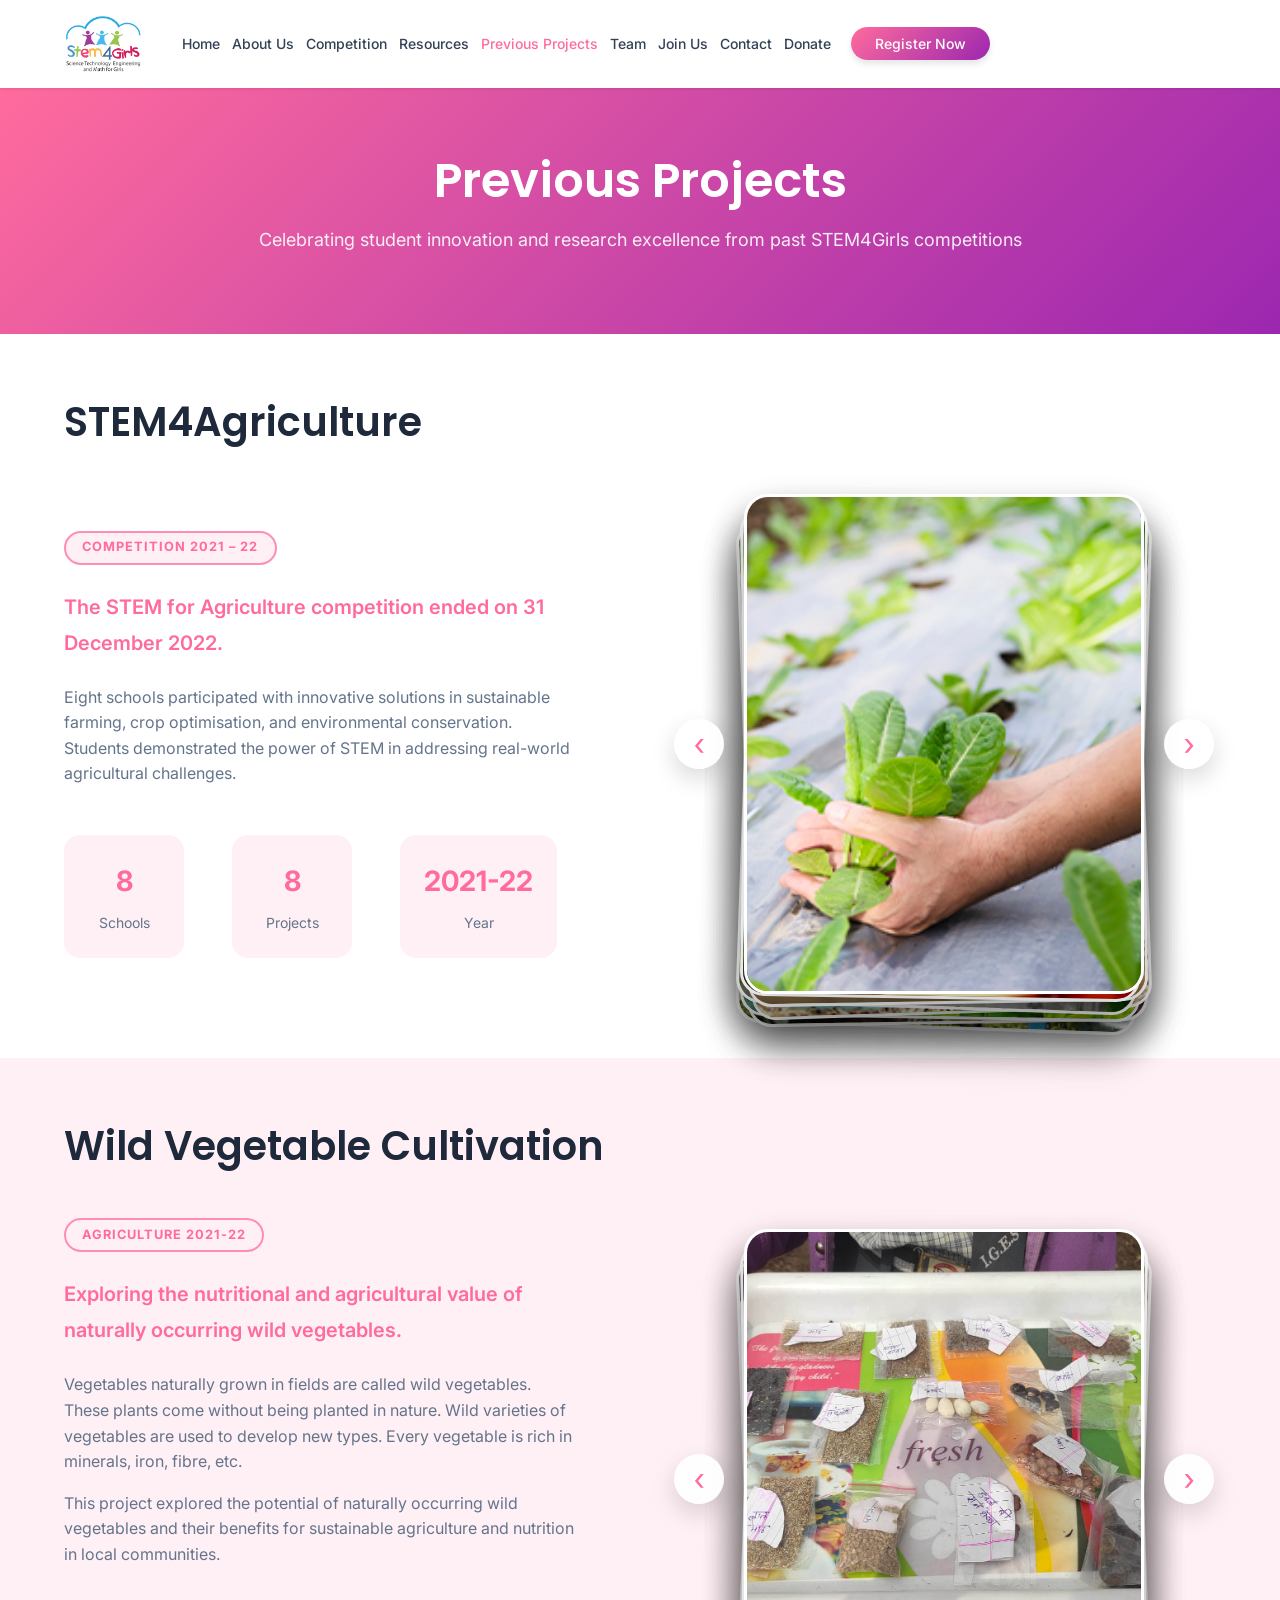
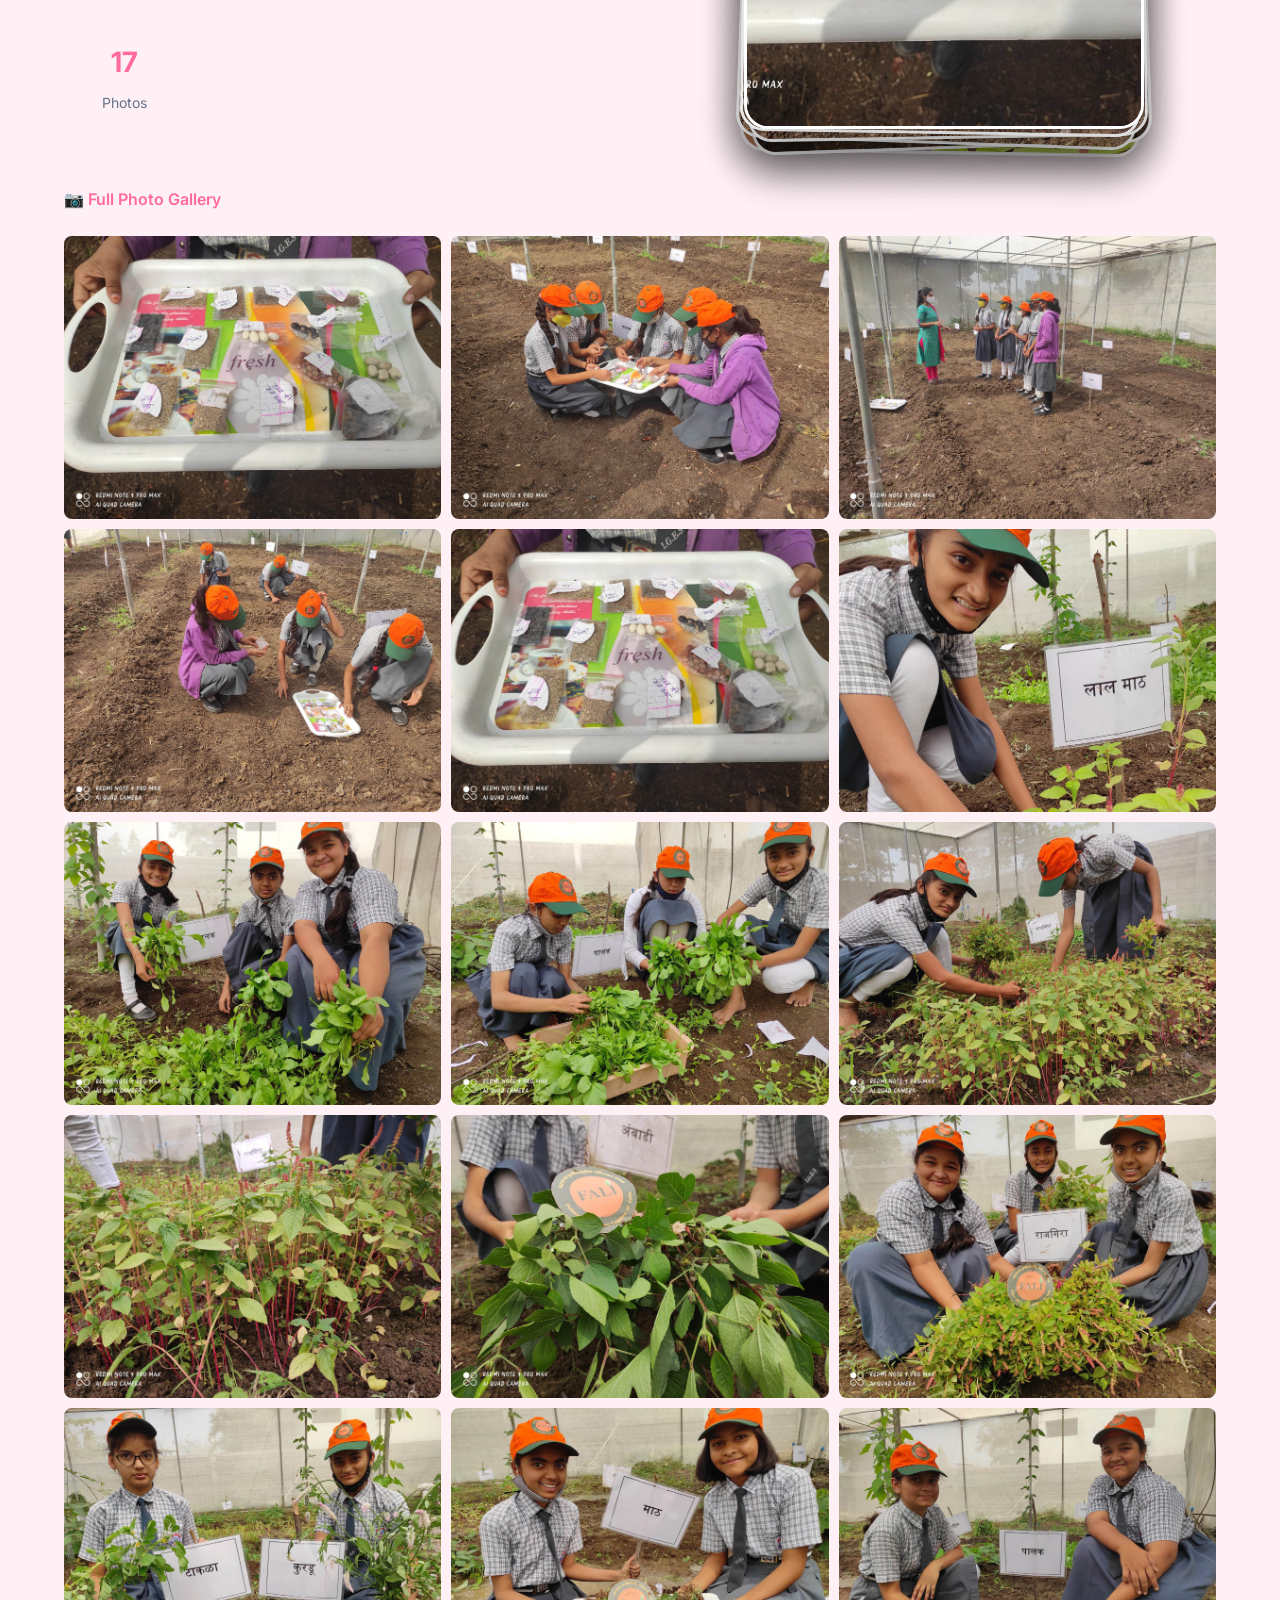
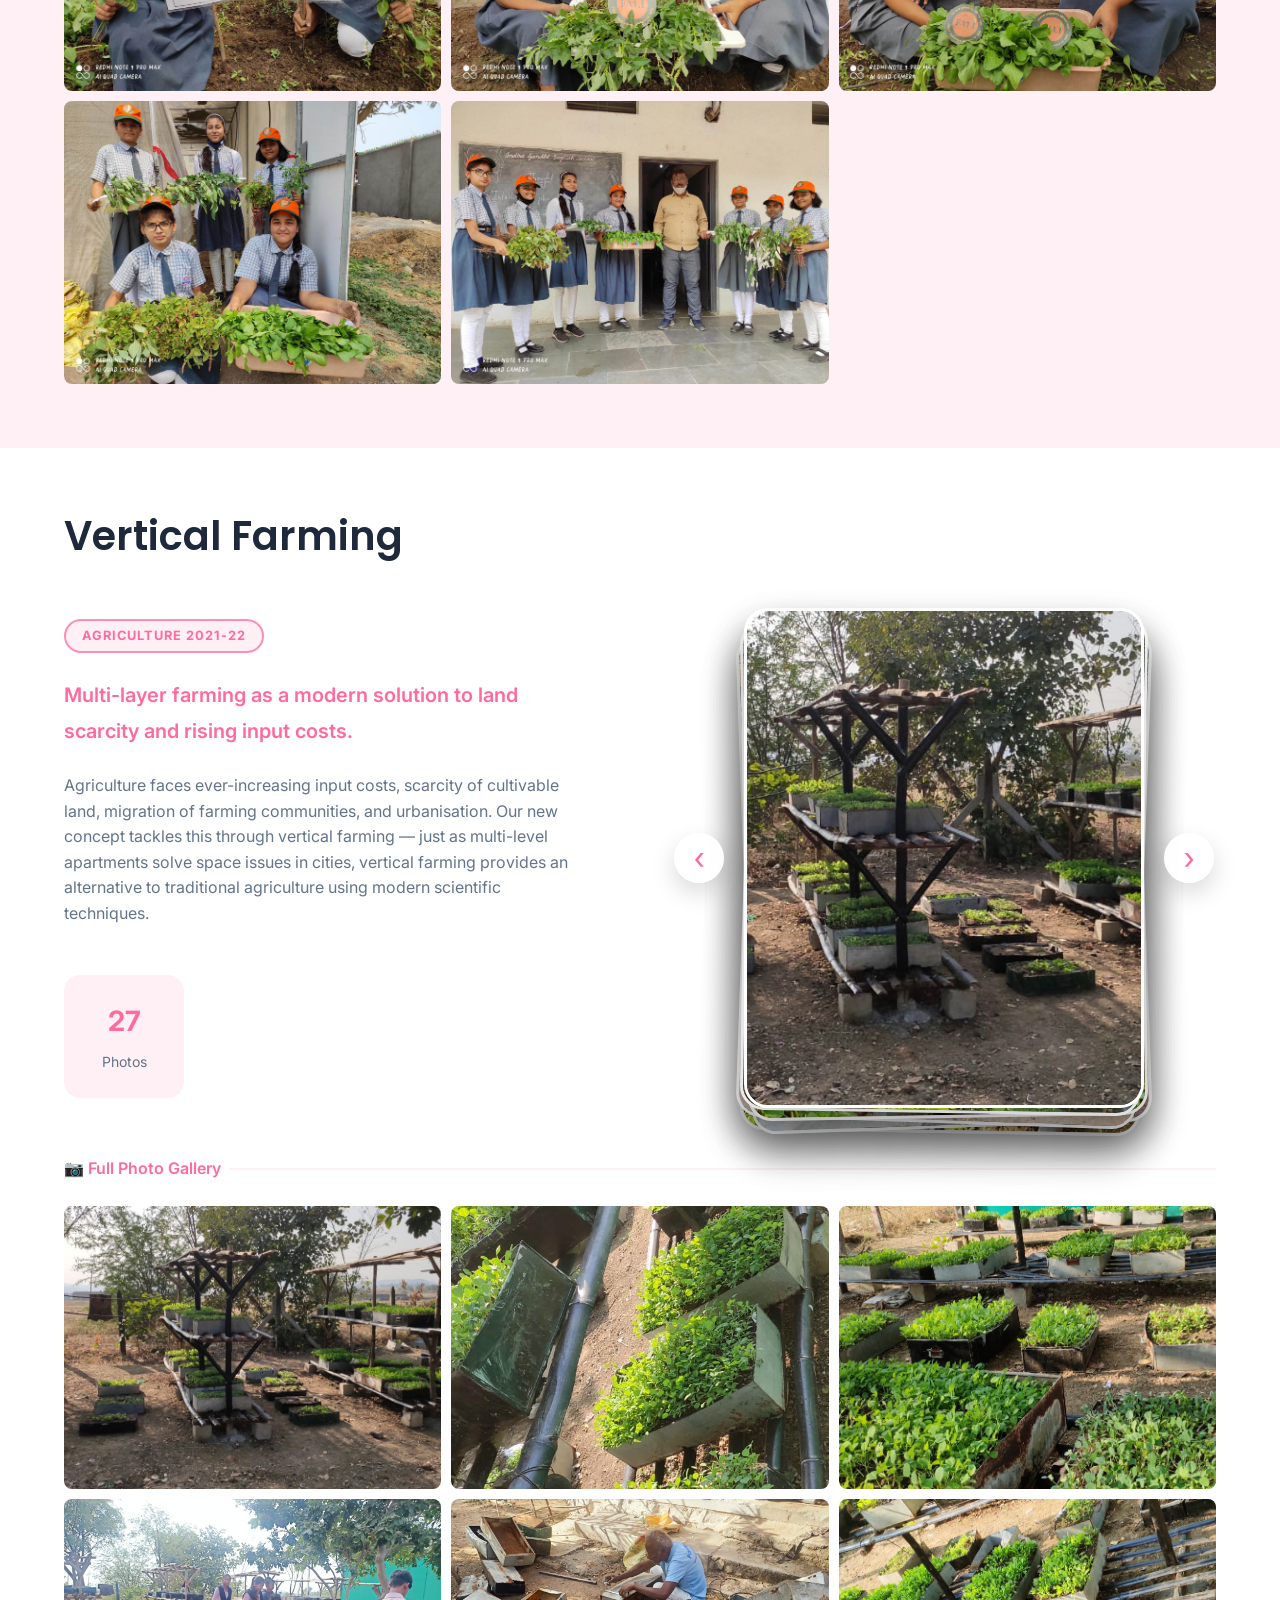
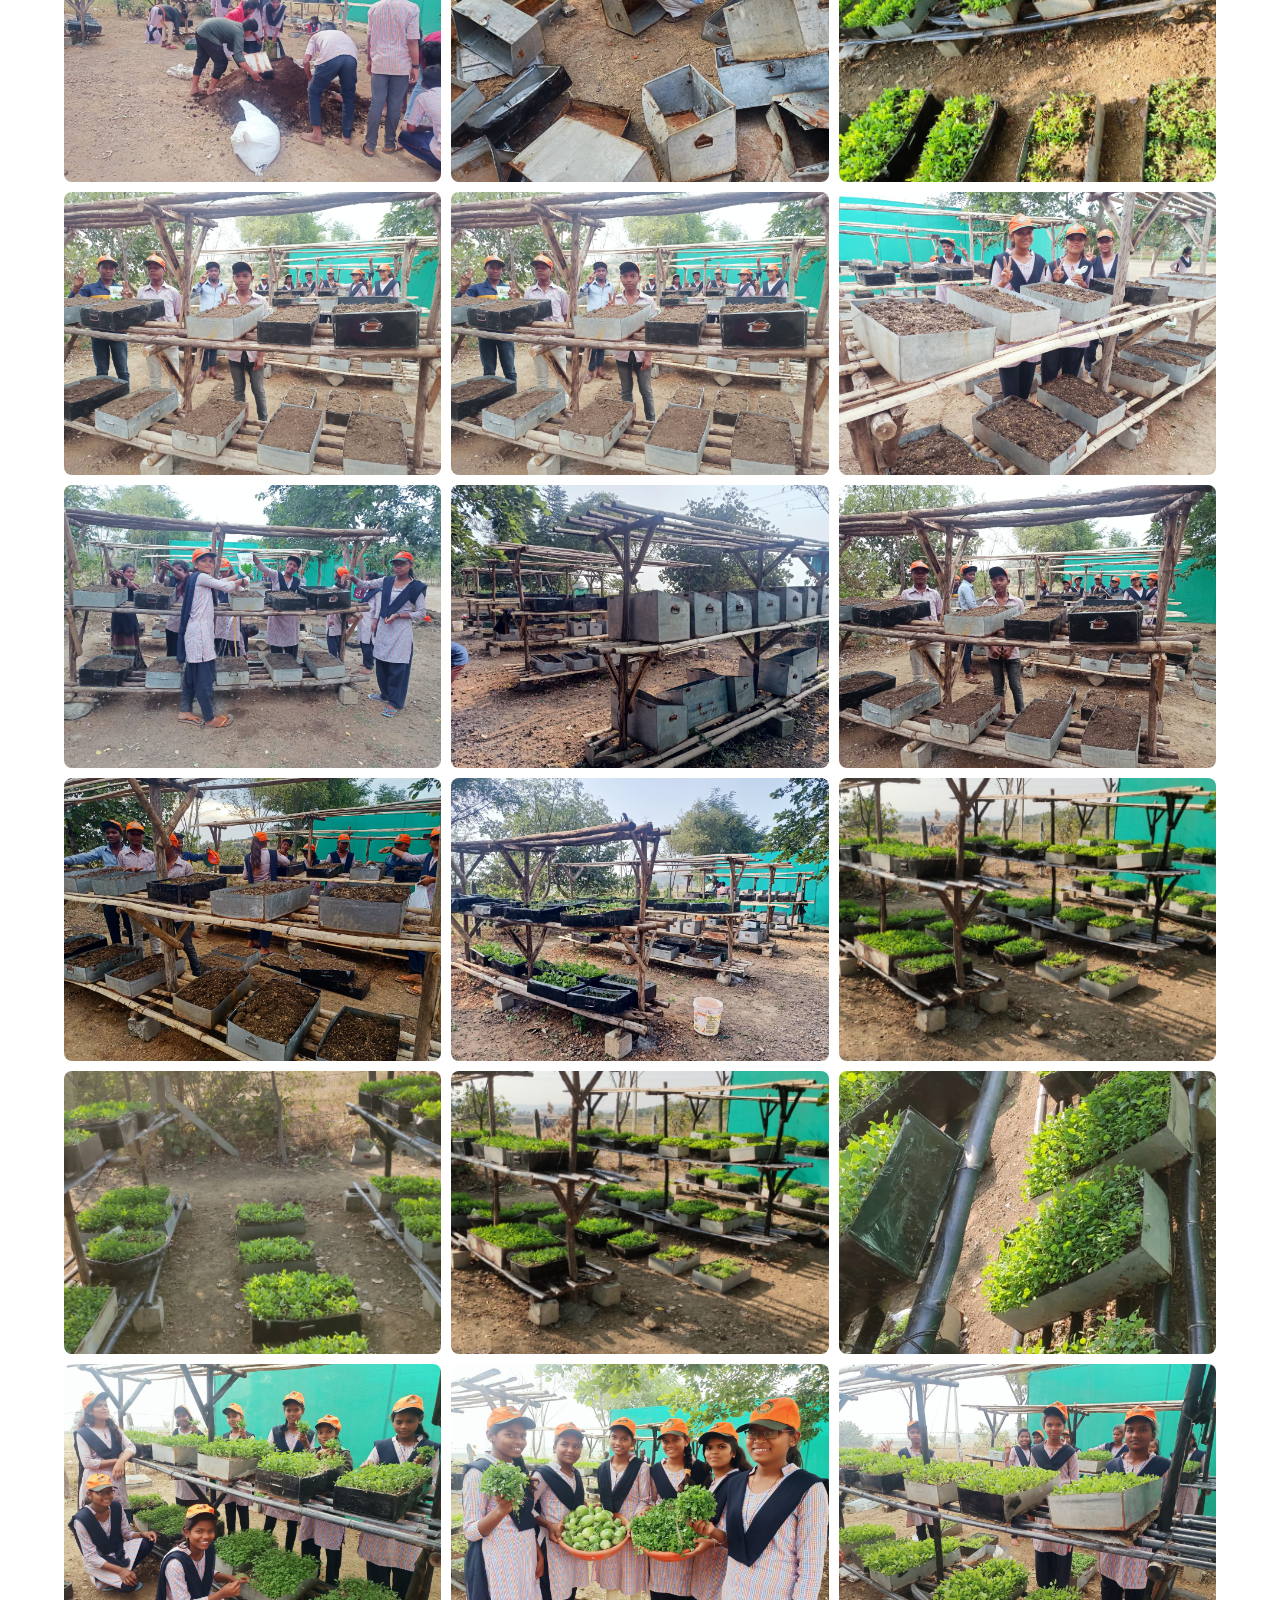
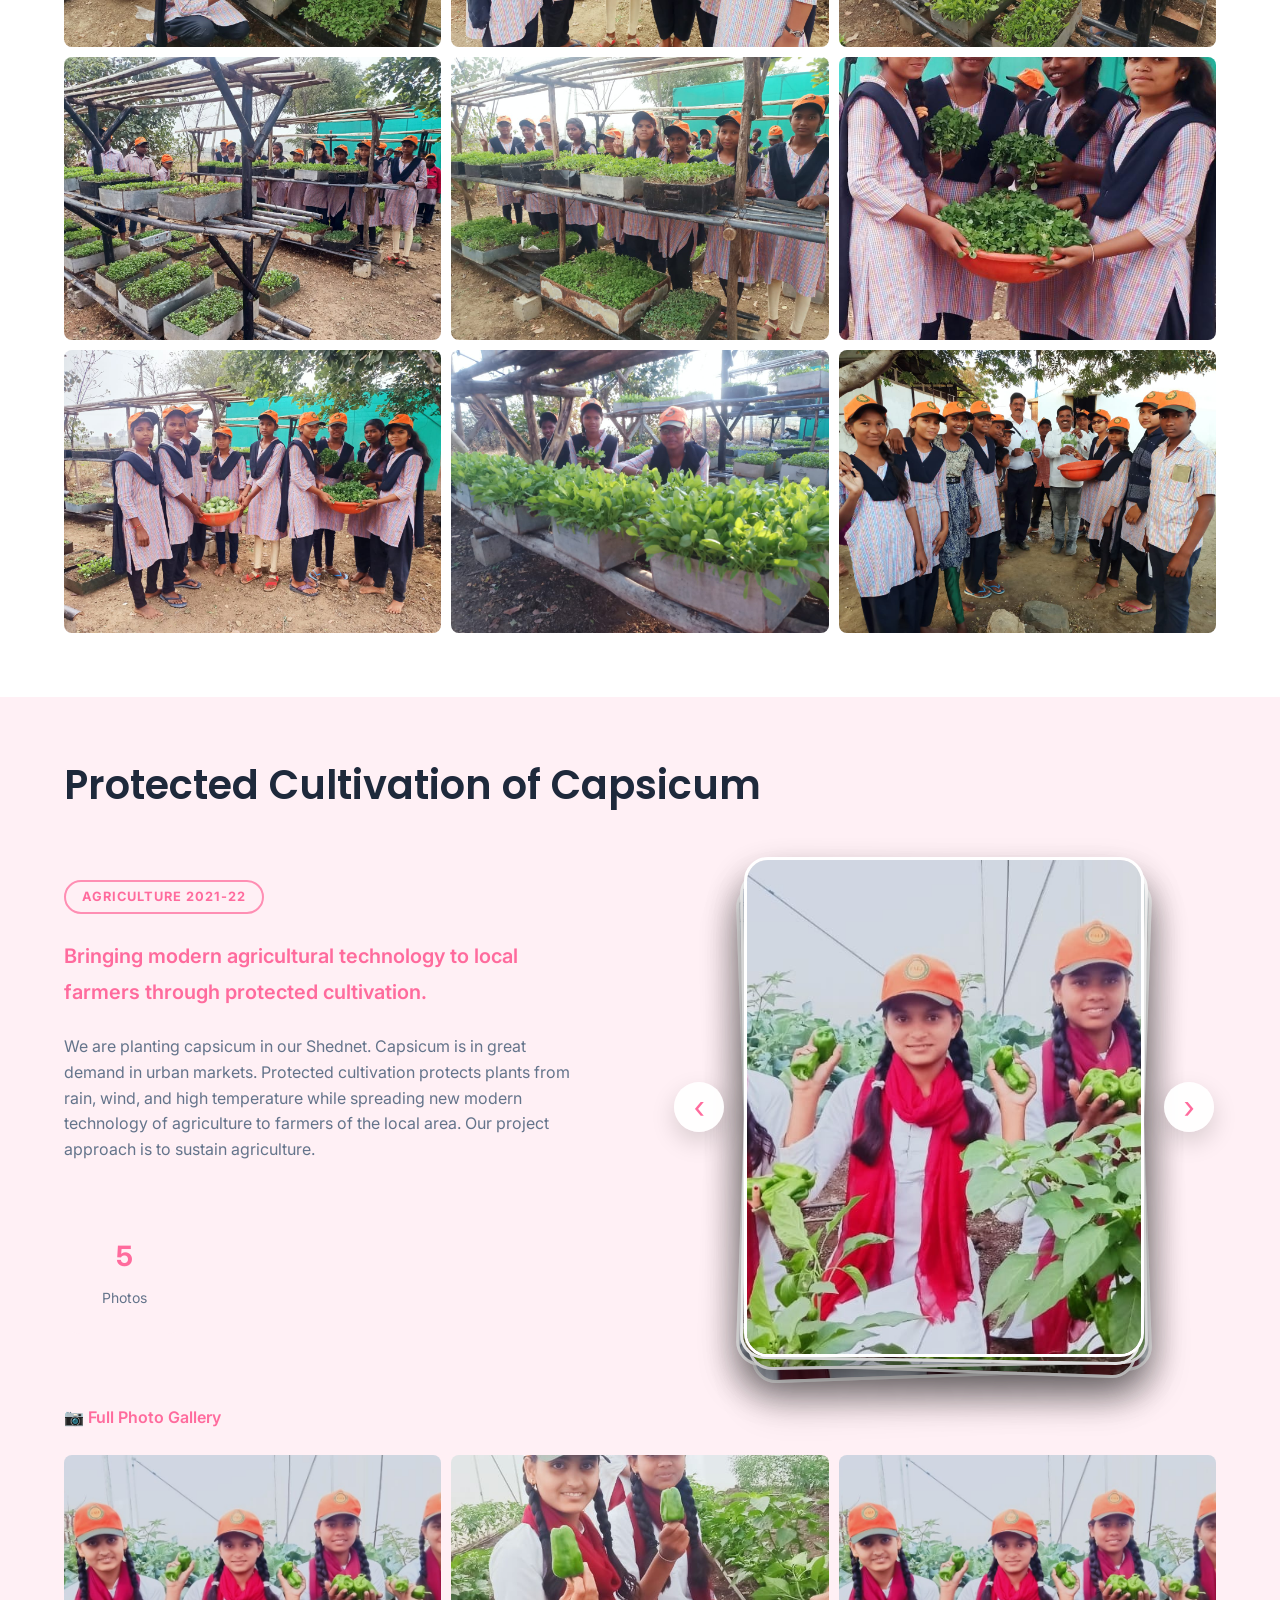
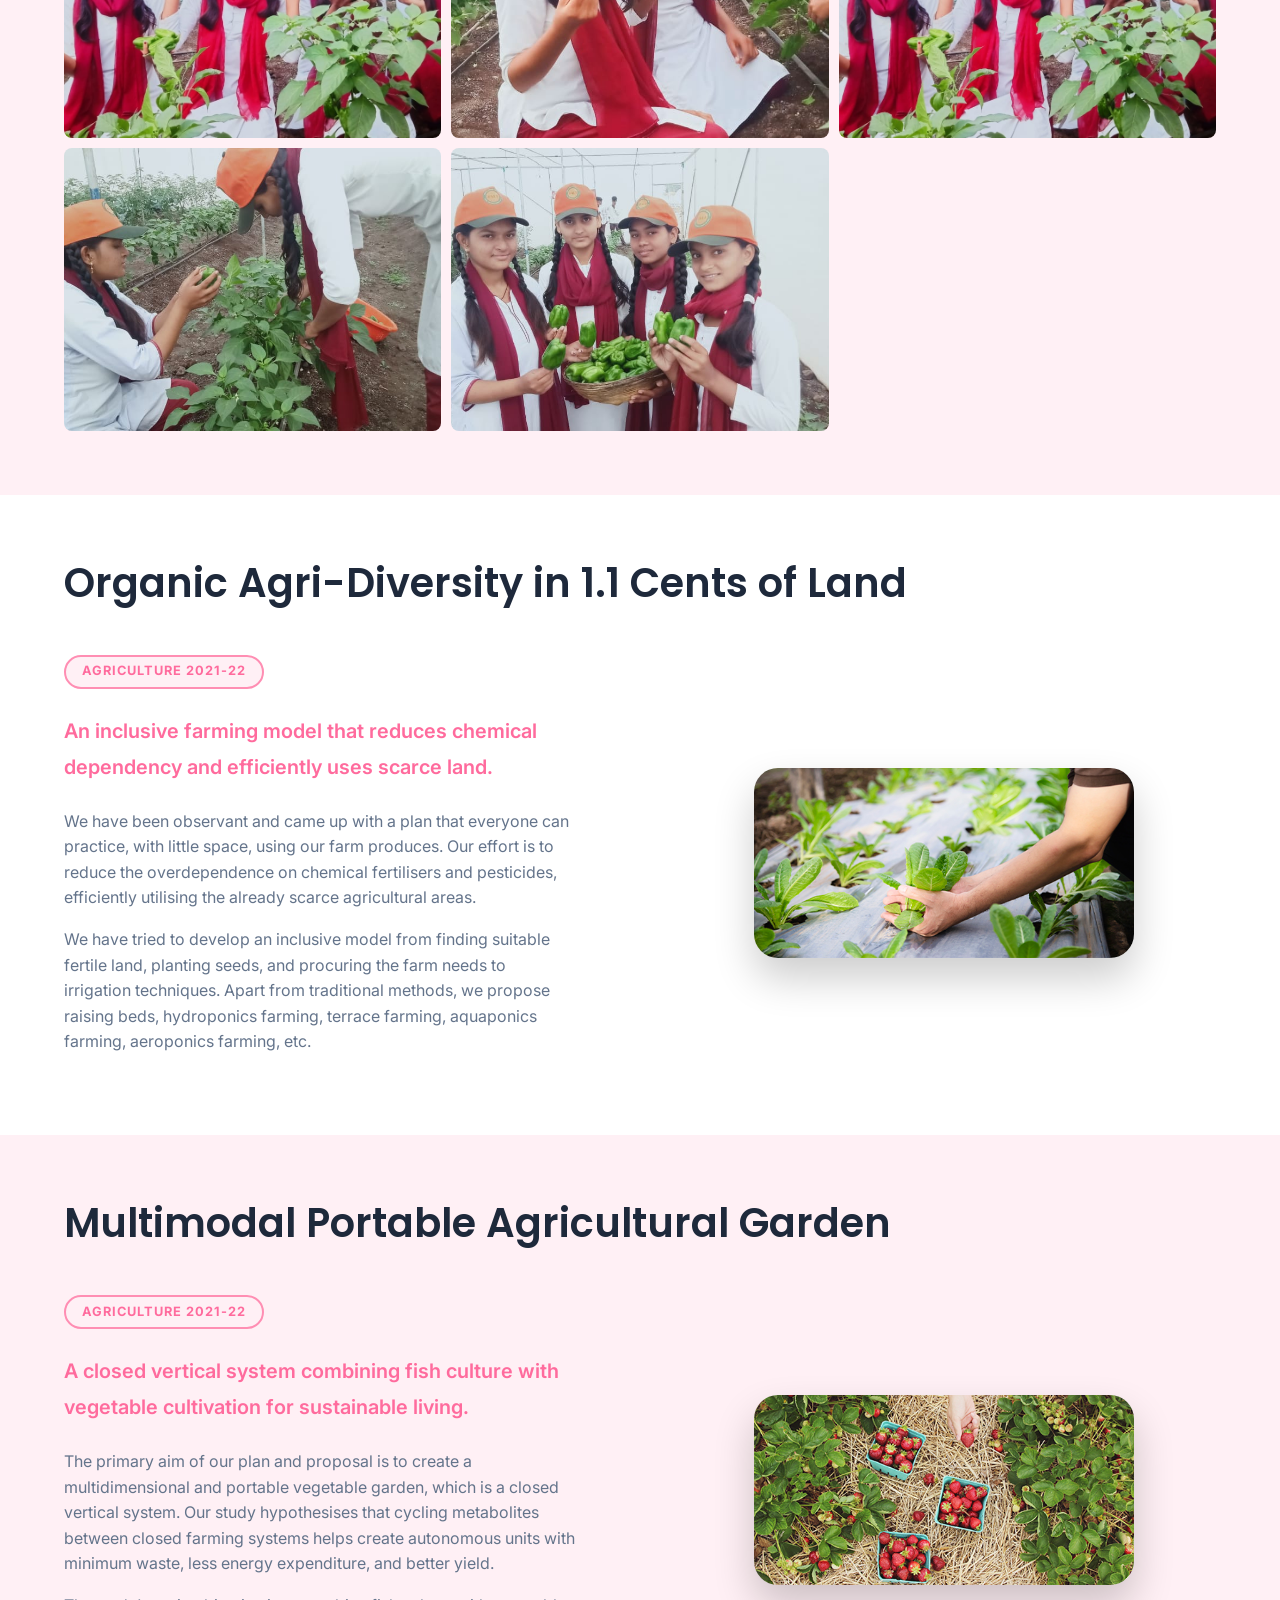
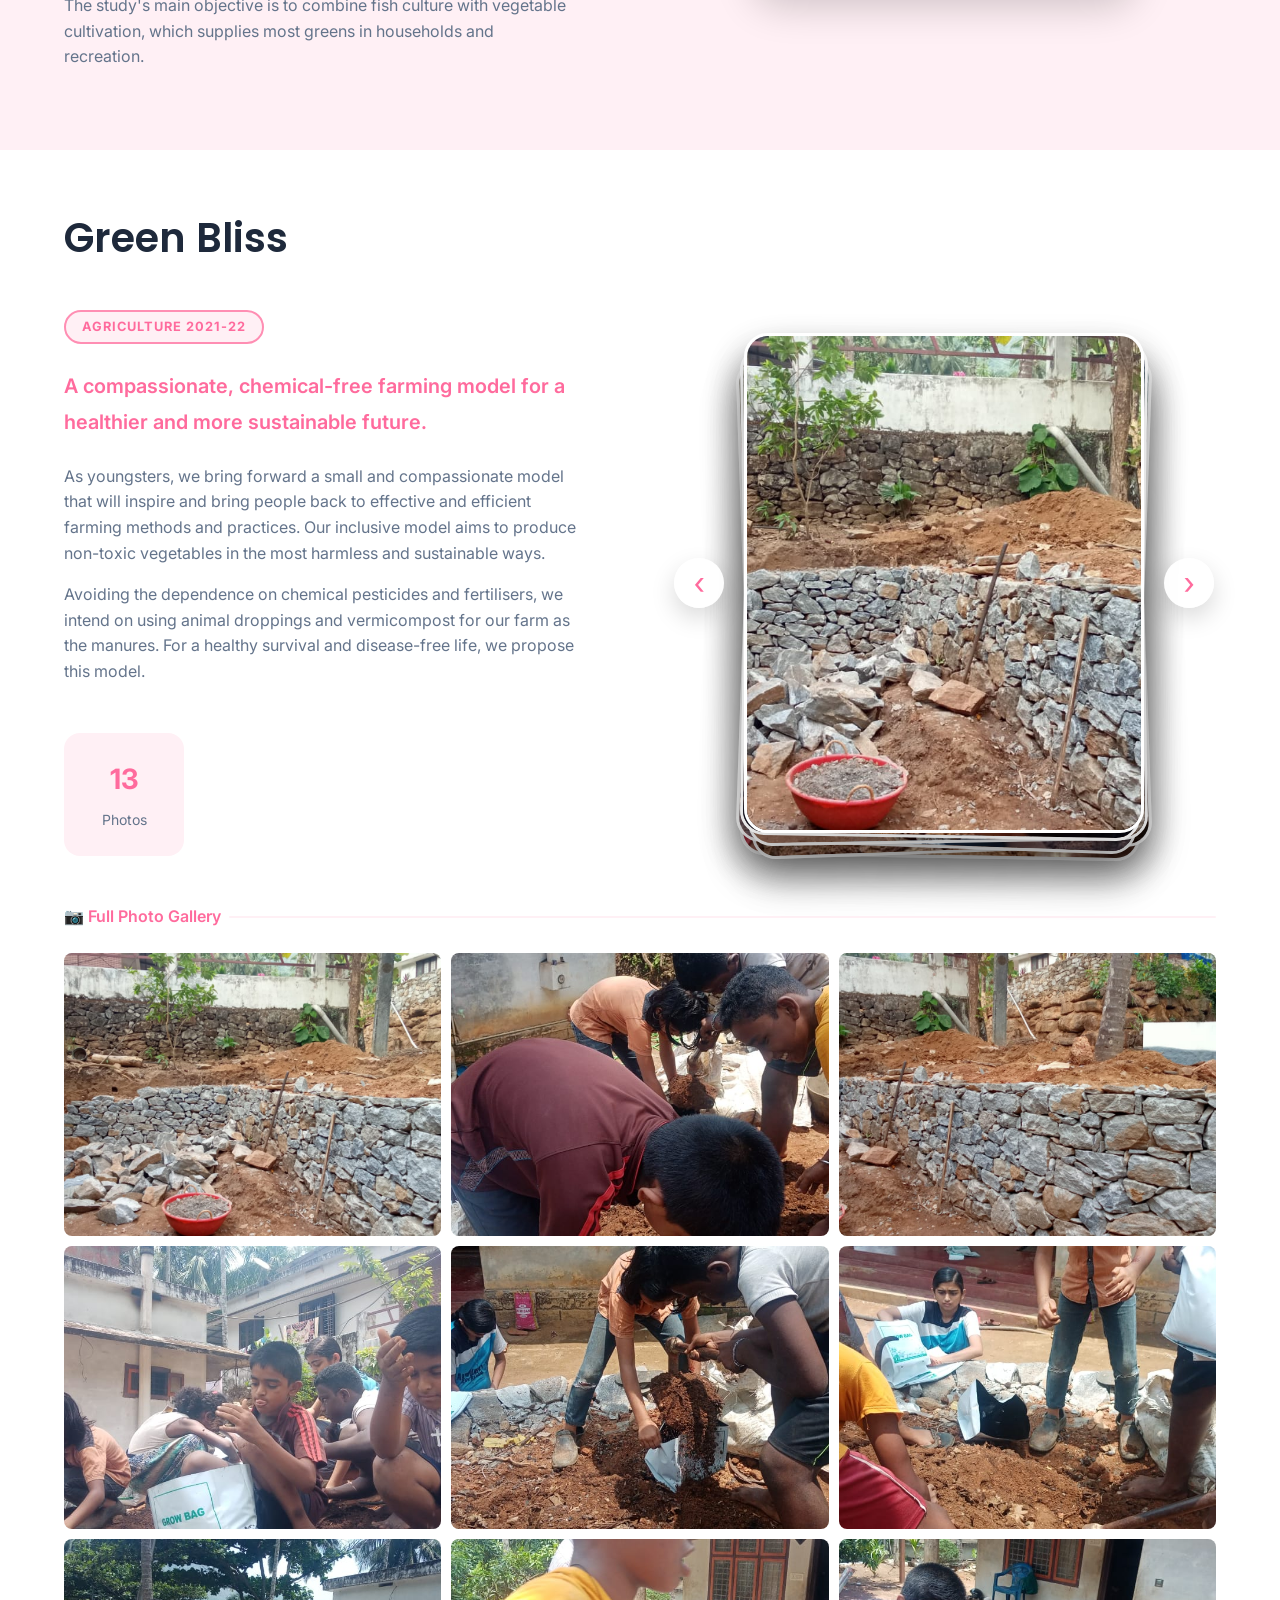
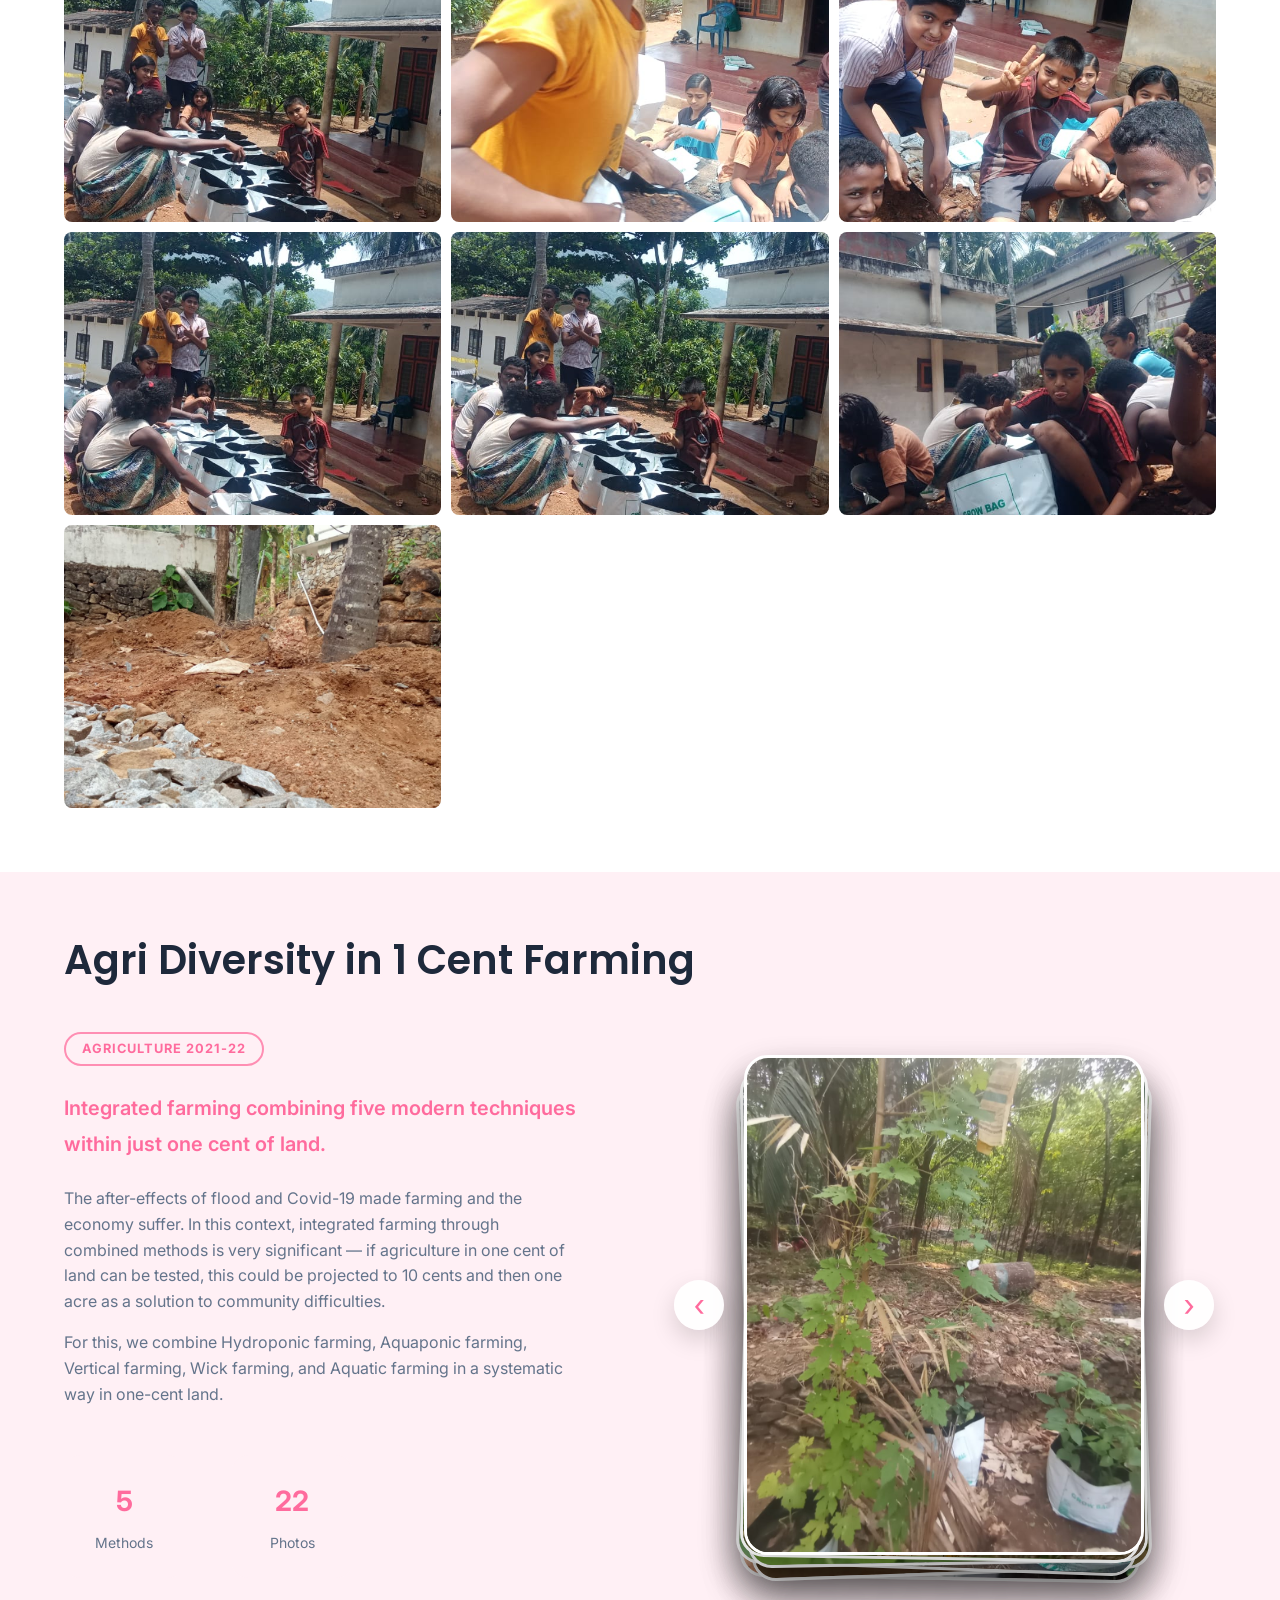
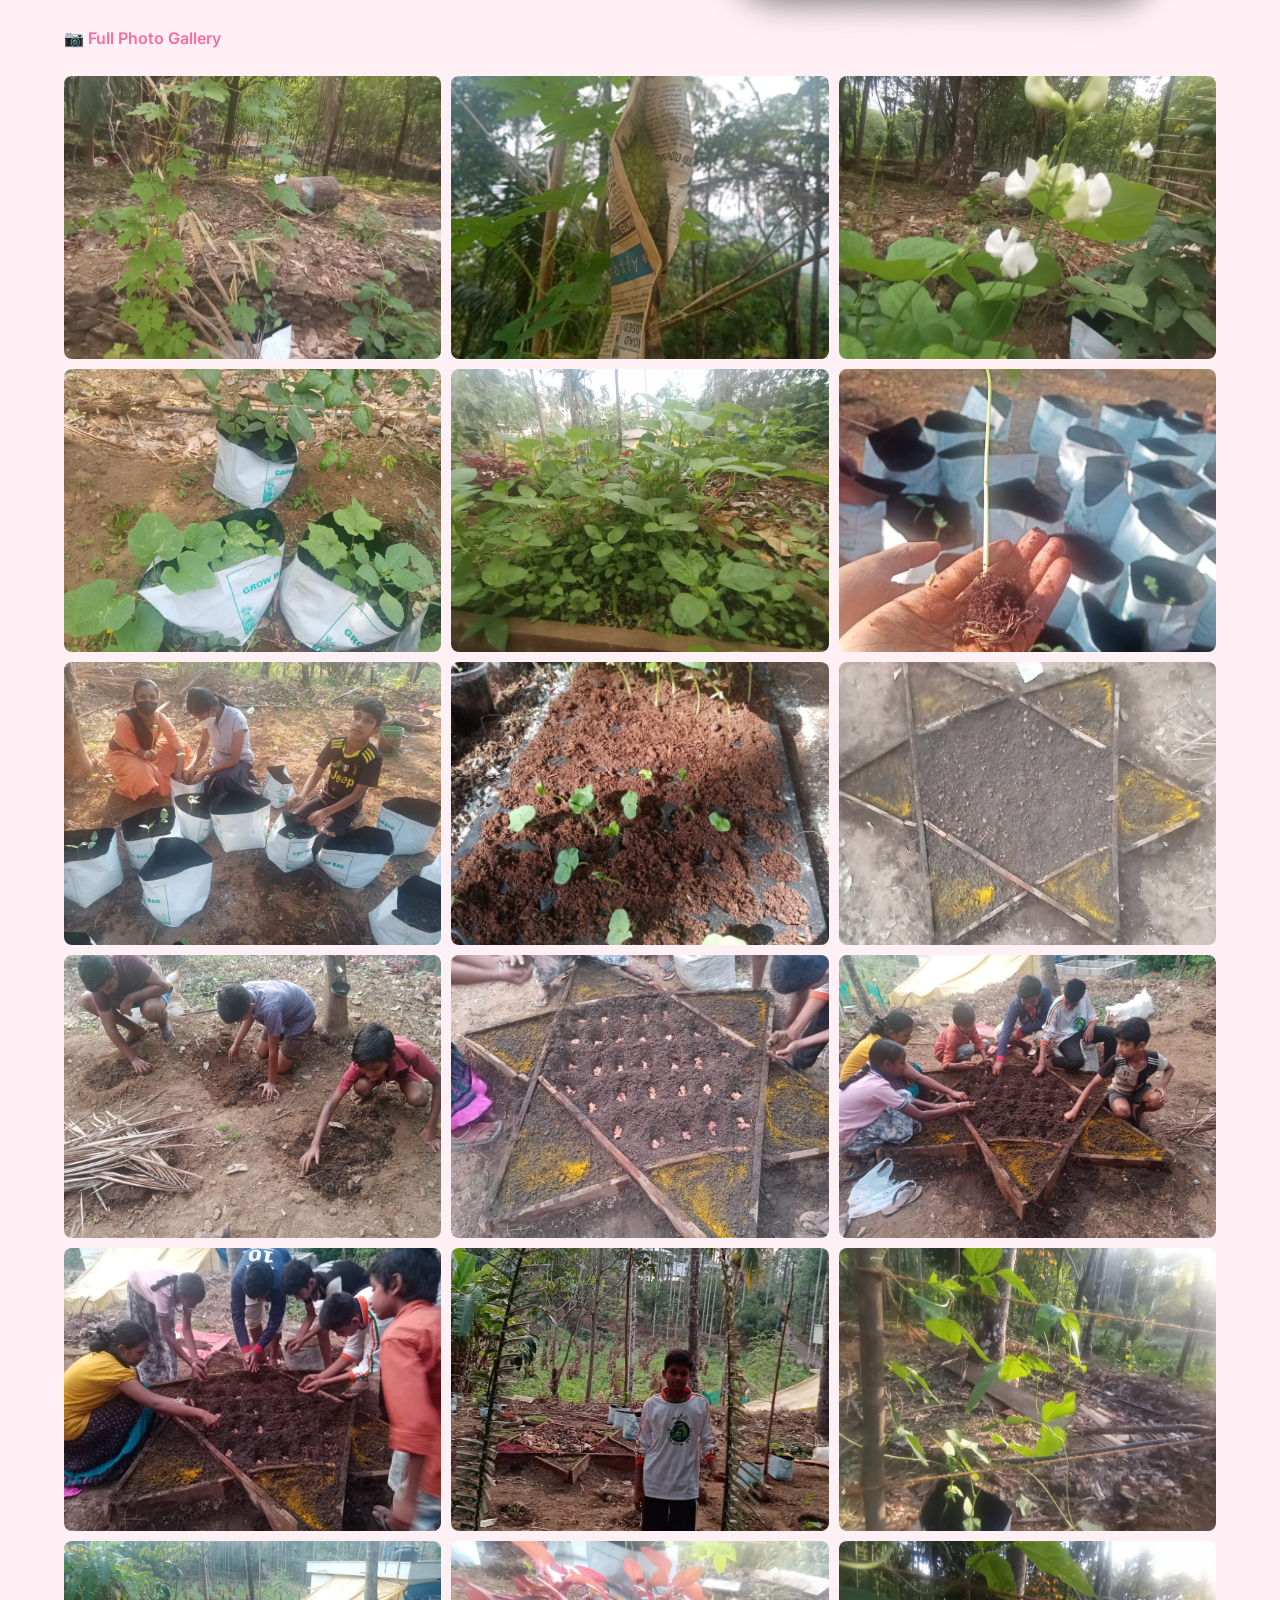
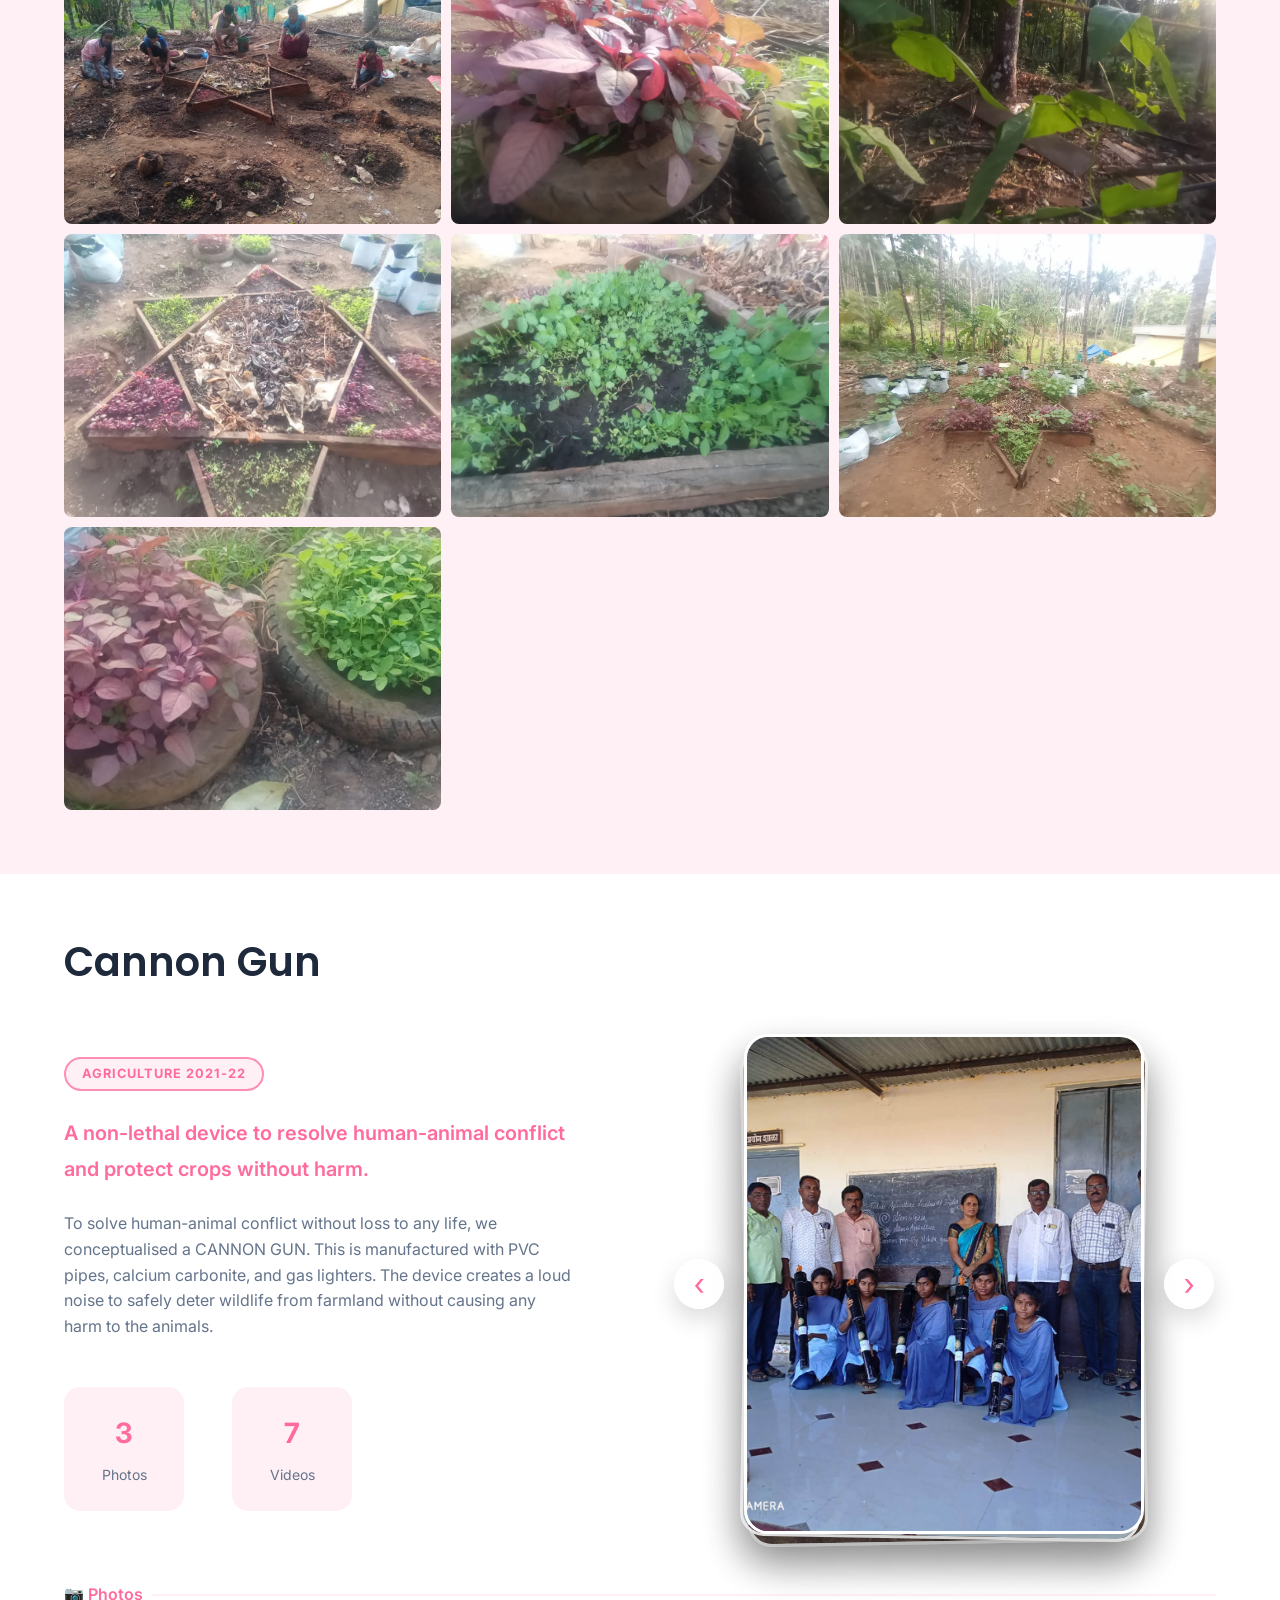
<file: previous-projects.html>
<!DOCTYPE html>
<html lang="en">
<head>
  <meta charset="UTF-8">
  <meta name="viewport" content="width=device-width, initial-scale=1.0">
  <meta name="description" content="Previous Projects – Completed student research from past STEM4Girls competitions">
  <title>Previous Projects | STEM4Girls</title>
    <link rel="icon" href="images/favicon.ico" sizes="any">
    <link rel="icon" type="image/png" sizes="32x32" href="images/favicon-32x32.png">
    <link rel="apple-touch-icon" href="images/apple-touch-icon.png">
  <link rel="stylesheet" href="css/styles.css">
  <link rel="preconnect" href="https://fonts.googleapis.com">
  <link rel="preconnect" href="https://fonts.gstatic.com" crossorigin>
  <link href="https://fonts.googleapis.com/css2?family=Poppins:wght@300;400;500;600;700&family=Inter:wght@300;400;500;600&display=swap" rel="stylesheet">

  <style>
    /* ── Competition year badge ─────────────────────────── */
    .year-badge {
      display: inline-block;
      background: var(--light-bg);
      color: var(--primary-color);
      font-size: 0.8rem;
      font-weight: 700;
      text-transform: uppercase;
      letter-spacing: 0.08em;
      padding: 0.3rem 1rem;
      border-radius: var(--radius-full);
      margin-bottom: var(--spacing-md);
      border: 2px solid var(--primary-light);
    }

    /* ── Photo gallery grid ─────────────────────────────── */
    .photo-gallery {
      display: grid;
      grid-template-columns: repeat(3, 1fr);
      gap: 10px;
      margin-top: var(--spacing-md);
    }
    .photo-gallery img {
      width: 100%;
      aspect-ratio: 4/3;
      object-fit: cover;
      border-radius: var(--radius-sm);
      display: block;
      transition: var(--transition-base);
      cursor: pointer;
    }
    .photo-gallery img:hover {
      transform: scale(1.03);
      box-shadow: var(--shadow-lg);
      z-index: 1;
      position: relative;
    }
    @media (max-width: 768px) {
      .photo-gallery { grid-template-columns: repeat(2, 1fr); }
    }
    @media (max-width: 480px) {
      .photo-gallery { grid-template-columns: 1fr; }
    }

    /* ── Video gallery grid ─────────────────────────────── */
    .video-gallery {
      display: grid;
      grid-template-columns: repeat(2, 1fr);
      gap: 12px;
      margin-top: var(--spacing-md);
    }
    .video-gallery video {
      width: 100%;
      border-radius: var(--radius-sm);
      background: var(--dark);
      display: block;
      border: 2px solid var(--light-bg);
    }
    @media (max-width: 600px) {
      .video-gallery { grid-template-columns: 1fr; }
    }

    /* ── Gallery section label ──────────────────────────── */
    .gallery-heading {
      font-size: 1rem;
      font-weight: 600;
      color: var(--primary-color);
      margin: var(--spacing-xl) 0 var(--spacing-sm);
      display: flex;
      align-items: center;
      gap: 0.5rem;
    }
    .gallery-heading::after {
      content: '';
      flex: 1;
      height: 2px;
      background: var(--light-bg);
      border-radius: 2px;
    }

    /* ── Alt section background ─────────────────────────── */
    .project-showcase.alt-section {
      background: var(--light-bg);
    }

    /* ── Environment info list ──────────────────────────── */
    .env-info-list {
      list-style: none;
      padding: 0;
      display: grid;
      grid-template-columns: repeat(auto-fit, minmax(260px, 1fr));
      gap: var(--spacing-md);
      margin-top: var(--spacing-lg);
    }
    .env-info-list li {
      background: var(--white);
      padding: var(--spacing-md);
      border-radius: var(--radius-md);
      box-shadow: var(--shadow-sm);
      border-left: 4px solid var(--primary-color);
      color: var(--dark-light);
      font-size: 0.95rem;
    }
    .env-info-list li strong {
      color: var(--primary-color);
      display: block;
      margin-bottom: 0.25rem;
    }
  </style>
</head>
<body>

  <!-- ══ NAVIGATION ════════════════════════════════════════════════ -->
  <nav class="navbar">
    <div class="container">
      <div class="nav-wrapper">
        <a href="index.html" class="logo">
          <img src="images/logo-inverse.png" alt="STEM4Girls" class="logo-img">
        </a>
        <button class="mobile-menu-toggle" aria-label="Toggle menu">
          <span></span><span></span><span></span>
        </button>
        <ul class="nav-links">
          <li><a href="index.html">Home</a></li>
          <li><a href="about.html">About Us</a></li>
          <li><a href="competition.html">Competition</a></li>
          <li><a href="resources.html">Resources</a></li>
          <li><a href="previous-projects.html" class="active">Previous Projects</a></li>
          <li><a href="team.html">Team</a></li>
          <li><a href="join-us.html">Join Us</a></li>
          <li><a href="contact.html">Contact</a></li>
          <li><a href="donate.html">Donate</a></li>
          <li><a href="register.html" class="btn-primary">Register Now</a></li>
        </ul>
      </div>
    </div>
  </nav>

  <!-- ══ PAGE HEADER (matches all other pages — gradient, no photo) ═ -->
  <section class="page-header">
    <div class="container">
      <h1>Previous Projects</h1>
      <p>Celebrating student innovation and research excellence from past STEM4Girls competitions</p>
    </div>
  </section>


  <!-- ══════════════════════════════════════════════════════════════
       STEM FOR AGRICULTURE 2021-22  —  intro showcase
  ═══════════════════════════════════════════════════════════════ -->
  <section class="project-showcase">
    <div class="container">
      <h2 class="section-title">STEM4Agriculture</h2>
      <div class="project-content">
        <div class="project-description">
          <span class="year-badge">Competition 2021 – 22</span>
          <p class="large-text">The STEM for Agriculture competition ended on 31 December 2022.</p>
          <p>Eight schools participated with innovative solutions in sustainable farming, crop optimisation, and environmental conservation. Students demonstrated the power of STEM in addressing real-world agricultural challenges.</p>
          <div class="project-stats">
            <div class="stat-item">
              <span class="stat-number">8</span>
              <span class="stat-label">Schools</span>
            </div>
            <div class="stat-item">
              <span class="stat-number">8</span>
              <span class="stat-label">Projects</span>
            </div>
            <div class="stat-item">
              <span class="stat-number">2021-22</span>
              <span class="stat-label">Year</span>
            </div>
          </div>
        </div>
        <div class="project-gallery">
          <div class="card-stack" id="agricultureGallery">
            <button class="gallery-nav-btn prev-btn" aria-label="Previous image">‹</button>
            <button class="gallery-nav-btn next-btn" aria-label="Next image">›</button>
          </div>
        </div>
      </div>
    </div>
  </section>


  <!-- ══════════════════════════════════════════════════════════════
       PROJECT 1 — WILD VEGETABLE CULTIVATION
  ═══════════════════════════════════════════════════════════════ -->
  <section class="project-showcase alt-section" id="wild-veg">
    <div class="container">
      <h2 class="section-title">Wild Vegetable Cultivation</h2>
      <div class="project-content">
        <div class="project-description">
          <span class="year-badge">Agriculture 2021-22</span>
          <p class="large-text">Exploring the nutritional and agricultural value of naturally occurring wild vegetables.</p>
          <p>Vegetables naturally grown in fields are called wild vegetables. These plants come without being planted in nature. Wild varieties of vegetables are used to develop new types. Every vegetable is rich in minerals, iron, fibre, etc.</p>
          <p>This project explored the potential of naturally occurring wild vegetables and their benefits for sustainable agriculture and nutrition in local communities.</p>
          <div class="project-stats">
            <div class="stat-item">
              <span class="stat-number">17</span>
              <span class="stat-label">Photos</span>
            </div>
          </div>
        </div>
        <div class="project-gallery">
          <div class="card-stack" id="wildVegGallery">
            <button class="gallery-nav-btn prev-btn" aria-label="Previous image">‹</button>
            <button class="gallery-nav-btn next-btn" aria-label="Next image">›</button>
          </div>
        </div>
      </div>
      <div class="gallery-heading">📷 Full Photo Gallery</div>
      <div class="photo-gallery">
        <img src="assets/completedprojects/wildvegitablecultivation/1.jpg"  alt="Wild Veg 1">
        <img src="assets/completedprojects/wildvegitablecultivation/2.jpg"  alt="Wild Veg 2">
        <img src="assets/completedprojects/wildvegitablecultivation/3.jpg"  alt="Wild Veg 3">
        <img src="assets/completedprojects/wildvegitablecultivation/4.jpg"  alt="Wild Veg 4">
        <img src="assets/completedprojects/wildvegitablecultivation/5.jpg"  alt="Wild Veg 5">
        <img src="assets/completedprojects/wildvegitablecultivation/6.jpg"  alt="Wild Veg 6">
        <img src="assets/completedprojects/wildvegitablecultivation/7.jpg"  alt="Wild Veg 7">
        <img src="assets/completedprojects/wildvegitablecultivation/8.jpg"  alt="Wild Veg 8">
        <img src="assets/completedprojects/wildvegitablecultivation/9.jpg"  alt="Wild Veg 9">
        <img src="assets/completedprojects/wildvegitablecultivation/10.jpg" alt="Wild Veg 10">
        <img src="assets/completedprojects/wildvegitablecultivation/11.jpg" alt="Wild Veg 11">
        <img src="assets/completedprojects/wildvegitablecultivation/12.jpg" alt="Wild Veg 12">
        <img src="assets/completedprojects/wildvegitablecultivation/13.jpg" alt="Wild Veg 13">
        <img src="assets/completedprojects/wildvegitablecultivation/14.jpg" alt="Wild Veg 14">
        <img src="assets/completedprojects/wildvegitablecultivation/15.jpg" alt="Wild Veg 15">
        <img src="assets/completedprojects/wildvegitablecultivation/16.jpg" alt="Wild Veg 16">
        <img src="assets/completedprojects/wildvegitablecultivation/17.jpg" alt="Wild Veg 17">
      </div>
    </div>
  </section>


  <!-- ══════════════════════════════════════════════════════════════
       PROJECT 2 — VERTICAL FARMING
  ═══════════════════════════════════════════════════════════════ -->
  <section class="project-showcase" id="vertical-farming">
    <div class="container">
      <h2 class="section-title">Vertical Farming</h2>
      <div class="project-content">
        <div class="project-description">
          <span class="year-badge">Agriculture 2021-22</span>
          <p class="large-text">Multi-layer farming as a modern solution to land scarcity and rising input costs.</p>
          <p>Agriculture faces ever-increasing input costs, scarcity of cultivable land, migration of farming communities, and urbanisation. Our new concept tackles this through vertical farming — just as multi-level apartments solve space issues in cities, vertical farming provides an alternative to traditional agriculture using modern scientific techniques.</p>
          <div class="project-stats">
            <div class="stat-item">
              <span class="stat-number">27</span>
              <span class="stat-label">Photos</span>
            </div>
          </div>
        </div>
        <div class="project-gallery">
          <div class="card-stack" id="verticalFarmGallery">
            <button class="gallery-nav-btn prev-btn" aria-label="Previous image">‹</button>
            <button class="gallery-nav-btn next-btn" aria-label="Next image">›</button>
          </div>
        </div>
      </div>
      <div class="gallery-heading">📷 Full Photo Gallery</div>
      <div class="photo-gallery">
        <img src="assets/completedprojects/verical-farming/1.jpeg"  alt="VF 1">
        <img src="assets/completedprojects/verical-farming/2.jpeg"  alt="VF 2">
        <img src="assets/completedprojects/verical-farming/3.jpeg"  alt="VF 3">
        <img src="assets/completedprojects/verical-farming/4.jpeg"  alt="VF 4">
        <img src="assets/completedprojects/verical-farming/5.jpeg"  alt="VF 5">
        <img src="assets/completedprojects/verical-farming/6.jpeg"  alt="VF 6">
        <img src="assets/completedprojects/verical-farming/7.jpeg"  alt="VF 7">
        <img src="assets/completedprojects/verical-farming/8.jpeg"  alt="VF 8">
        <img src="assets/completedprojects/verical-farming/9.jpeg"  alt="VF 9">
        <img src="assets/completedprojects/verical-farming/10.jpeg" alt="VF 10">
        <img src="assets/completedprojects/verical-farming/11.jpeg" alt="VF 11">
        <img src="assets/completedprojects/verical-farming/12.jpeg" alt="VF 12">
        <img src="assets/completedprojects/verical-farming/13.jpeg" alt="VF 13">
        <img src="assets/completedprojects/verical-farming/14.jpeg" alt="VF 14">
        <img src="assets/completedprojects/verical-farming/15.jpeg" alt="VF 15">
        <img src="assets/completedprojects/verical-farming/16.jpeg" alt="VF 16">
        <img src="assets/completedprojects/verical-farming/17.jpeg" alt="VF 17">
        <img src="assets/completedprojects/verical-farming/18.jpeg" alt="VF 18">
        <img src="assets/completedprojects/verical-farming/19.jpeg" alt="VF 19">
        <img src="assets/completedprojects/verical-farming/20.jpeg" alt="VF 20">
        <img src="assets/completedprojects/verical-farming/21.jpeg" alt="VF 21">
        <img src="assets/completedprojects/verical-farming/22.jpeg" alt="VF 22">
        <img src="assets/completedprojects/verical-farming/23.jpeg" alt="VF 23">
        <img src="assets/completedprojects/verical-farming/24.jpeg" alt="VF 24">
        <img src="assets/completedprojects/verical-farming/25.jpeg" alt="VF 25">
        <img src="assets/completedprojects/verical-farming/26.jpeg" alt="VF 26">
        <img src="assets/completedprojects/verical-farming/27.jpeg" alt="VF 27">
      </div>
    </div>
  </section>


  <!-- ══════════════════════════════════════════════════════════════
       PROJECT 3 — PROTECTED CULTIVATION OF CAPSICUM
  ═══════════════════════════════════════════════════════════════ -->
  <section class="project-showcase alt-section" id="capsicum">
    <div class="container">
      <h2 class="section-title">Protected Cultivation of Capsicum</h2>
      <div class="project-content">
        <div class="project-description">
          <span class="year-badge">Agriculture 2021-22</span>
          <p class="large-text">Bringing modern agricultural technology to local farmers through protected cultivation.</p>
          <p>We are planting capsicum in our Shednet. Capsicum is in great demand in urban markets. Protected cultivation protects plants from rain, wind, and high temperature while spreading new modern technology of agriculture to farmers of the local area. Our project approach is to sustain agriculture.</p>
          <div class="project-stats">
            <div class="stat-item">
              <span class="stat-number">5</span>
              <span class="stat-label">Photos</span>
            </div>
          </div>
        </div>
        <div class="project-gallery">
          <div class="card-stack" id="capsicumGallery">
            <button class="gallery-nav-btn prev-btn" aria-label="Previous image">‹</button>
            <button class="gallery-nav-btn next-btn" aria-label="Next image">›</button>
          </div>
        </div>
      </div>
      <div class="gallery-heading">📷 Full Photo Gallery</div>
      <div class="photo-gallery">
        <img src="assets/completedprojects/harvestingofcapsicum/1.jpg" alt="Capsicum 1">
        <img src="assets/completedprojects/harvestingofcapsicum/2.jpg" alt="Capsicum 2">
        <img src="assets/completedprojects/harvestingofcapsicum/3.jpg" alt="Capsicum 3">
        <img src="assets/completedprojects/harvestingofcapsicum/4.jpg" alt="Capsicum 4">
        <img src="assets/completedprojects/harvestingofcapsicum/5.jpg" alt="Capsicum 5">
      </div>
    </div>
  </section>


  <!-- ══════════════════════════════════════════════════════════════
       PROJECT 4 — ORGANIC AGRI-DIVERSITY
  ═══════════════════════════════════════════════════════════════ -->
  <section class="project-showcase" id="organic-agri">
    <div class="container">
      <h2 class="section-title">Organic Agri-Diversity in 1.1 Cents of Land</h2>
      <div class="project-content">
        <div class="project-description">
          <span class="year-badge">Agriculture 2021-22</span>
          <p class="large-text">An inclusive farming model that reduces chemical dependency and efficiently uses scarce land.</p>
          <p>We have been observant and came up with a plan that everyone can practice, with little space, using our farm produces. Our effort is to reduce the overdependence on chemical fertilisers and pesticides, efficiently utilising the already scarce agricultural areas.</p>
          <p>We have tried to develop an inclusive model from finding suitable fertile land, planting seeds, and procuring the farm needs to irrigation techniques. Apart from traditional methods, we propose raising beds, hydroponics farming, terrace farming, aquaponics farming, aeroponics farming, etc.</p>
        </div>
        <div style="display:flex;align-items:center;justify-content:center;">
          <img src="images/sp1.jpg" alt="Organic Agri-Diversity" style="border-radius:var(--radius-lg);box-shadow:var(--shadow-xl);max-width:100%;width:380px;">
        </div>
      </div>
    </div>
  </section>


  <!-- ══════════════════════════════════════════════════════════════
       PROJECT 5 — MULTIMODAL PORTABLE AGRICULTURAL GARDEN
  ═══════════════════════════════════════════════════════════════ -->
  <section class="project-showcase alt-section" id="multimodal">
    <div class="container">
      <h2 class="section-title">Multimodal Portable Agricultural Garden</h2>
      <div class="project-content">
        <div class="project-description">
          <span class="year-badge">Agriculture 2021-22</span>
          <p class="large-text">A closed vertical system combining fish culture with vegetable cultivation for sustainable living.</p>
          <p>The primary aim of our plan and proposal is to create a multidimensional and portable vegetable garden, which is a closed vertical system. Our study hypothesises that cycling metabolites between closed farming systems helps create autonomous units with minimum waste, less energy expenditure, and better yield.</p>
          <p>The study's main objective is to combine fish culture with vegetable cultivation, which supplies most greens in households and recreation.</p>
        </div>
        <div style="display:flex;align-items:center;justify-content:center;">
          <img src="images/sp5.jpg" alt="Multimodal Garden" style="border-radius:var(--radius-lg);box-shadow:var(--shadow-xl);max-width:100%;width:380px;">
        </div>
      </div>
    </div>
  </section>


  <!-- ══════════════════════════════════════════════════════════════
       PROJECT 6 — GREEN BLISS
  ═══════════════════════════════════════════════════════════════ -->
  <section class="project-showcase" id="green-bliss">
    <div class="container">
      <h2 class="section-title">Green Bliss</h2>
      <div class="project-content">
        <div class="project-description">
          <span class="year-badge">Agriculture 2021-22</span>
          <p class="large-text">A compassionate, chemical-free farming model for a healthier and more sustainable future.</p>
          <p>As youngsters, we bring forward a small and compassionate model that will inspire and bring people back to effective and efficient farming methods and practices. Our inclusive model aims to produce non-toxic vegetables in the most harmless and sustainable ways.</p>
          <p>Avoiding the dependence on chemical pesticides and fertilisers, we intend on using animal droppings and vermicompost for our farm as the manures. For a healthy survival and disease-free life, we propose this model.</p>
          <div class="project-stats">
            <div class="stat-item">
              <span class="stat-number">13</span>
              <span class="stat-label">Photos</span>
            </div>
          </div>
        </div>
        <div class="project-gallery">
          <div class="card-stack" id="greenBlissGallery">
            <button class="gallery-nav-btn prev-btn" aria-label="Previous image">‹</button>
            <button class="gallery-nav-btn next-btn" aria-label="Next image">›</button>
          </div>
        </div>
      </div>
      <div class="gallery-heading">📷 Full Photo Gallery</div>
      <div class="photo-gallery">
        <img src="assets/completedprojects/green-bliss/1.jpeg"  alt="Green Bliss 1">
        <img src="assets/completedprojects/green-bliss/2.jpeg"  alt="Green Bliss 2">
        <img src="assets/completedprojects/green-bliss/3.jpeg"  alt="Green Bliss 3">
        <img src="assets/completedprojects/green-bliss/4.jpeg"  alt="Green Bliss 4">
        <img src="assets/completedprojects/green-bliss/5.jpeg"  alt="Green Bliss 5">
        <img src="assets/completedprojects/green-bliss/6.jpeg"  alt="Green Bliss 6">
        <img src="assets/completedprojects/green-bliss/7.jpeg"  alt="Green Bliss 7">
        <img src="assets/completedprojects/green-bliss/8.jpeg"  alt="Green Bliss 8">
        <img src="assets/completedprojects/green-bliss/9.jpeg"  alt="Green Bliss 9">
        <img src="assets/completedprojects/green-bliss/10.jpeg" alt="Green Bliss 10">
        <img src="assets/completedprojects/green-bliss/11.jpeg" alt="Green Bliss 11">
        <img src="assets/completedprojects/green-bliss/12.jpeg" alt="Green Bliss 12">
        <img src="assets/completedprojects/green-bliss/13.jpeg" alt="Green Bliss 13">
      </div>
    </div>
  </section>


  <!-- ══════════════════════════════════════════════════════════════
       PROJECT 7 — AGRI DIVERSITY IN 1 CENT FARMING
  ═══════════════════════════════════════════════════════════════ -->
  <section class="project-showcase alt-section" id="agri-diversity">
    <div class="container">
      <h2 class="section-title">Agri Diversity in 1 Cent Farming</h2>
      <div class="project-content">
        <div class="project-description">
          <span class="year-badge">Agriculture 2021-22</span>
          <p class="large-text">Integrated farming combining five modern techniques within just one cent of land.</p>
          <p>The after-effects of flood and Covid-19 made farming and the economy suffer. In this context, integrated farming through combined methods is very significant — if agriculture in one cent of land can be tested, this could be projected to 10 cents and then one acre as a solution to community difficulties.</p>
          <p>For this, we combine Hydroponic farming, Aquaponic farming, Vertical farming, Wick farming, and Aquatic farming in a systematic way in one-cent land.</p>
          <div class="project-stats">
            <div class="stat-item">
              <span class="stat-number">5</span>
              <span class="stat-label">Methods</span>
            </div>
            <div class="stat-item">
              <span class="stat-number">22</span>
              <span class="stat-label">Photos</span>
            </div>
          </div>
        </div>
        <div class="project-gallery">
          <div class="card-stack" id="agriDiversityGallery">
            <button class="gallery-nav-btn prev-btn" aria-label="Previous image">‹</button>
            <button class="gallery-nav-btn next-btn" aria-label="Next image">›</button>
          </div>
        </div>
      </div>
      <div class="gallery-heading">📷 Full Photo Gallery</div>
      <div class="photo-gallery">
        <img src="assets/completedprojects/lettuceleague/1.jpeg"  alt="AD 1">
        <img src="assets/completedprojects/lettuceleague/2.jpeg"  alt="AD 2">
        <img src="assets/completedprojects/lettuceleague/3.jpeg"  alt="AD 3">
        <img src="assets/completedprojects/lettuceleague/4.jpeg"  alt="AD 4">
        <img src="assets/completedprojects/lettuceleague/5.jpeg"  alt="AD 5">
        <img src="assets/completedprojects/lettuceleague/6.jpeg"  alt="AD 6">
        <img src="assets/completedprojects/lettuceleague/7.jpeg"  alt="AD 7">
        <img src="assets/completedprojects/lettuceleague/8.jpeg"  alt="AD 8">
        <img src="assets/completedprojects/lettuceleague/9.jpeg"  alt="AD 9">
        <img src="assets/completedprojects/lettuceleague/10.jpeg" alt="AD 10">
        <img src="assets/completedprojects/lettuceleague/11.jpeg" alt="AD 11">
        <img src="assets/completedprojects/lettuceleague/12.jpeg" alt="AD 12">
        <img src="assets/completedprojects/lettuceleague/13.jpeg" alt="AD 13">
        <img src="assets/completedprojects/lettuceleague/14.jpeg" alt="AD 14">
        <img src="assets/completedprojects/lettuceleague/15.jpeg" alt="AD 15">
        <img src="assets/completedprojects/lettuceleague/16.jpeg" alt="AD 16">
        <img src="assets/completedprojects/lettuceleague/17.jpeg" alt="AD 17">
        <img src="assets/completedprojects/lettuceleague/18.jpeg" alt="AD 18">
        <img src="assets/completedprojects/lettuceleague/19.jpeg" alt="AD 19">
        <img src="assets/completedprojects/lettuceleague/20.jpeg" alt="AD 20">
        <img src="assets/completedprojects/lettuceleague/21.jpeg" alt="AD 21">
        <img src="assets/completedprojects/lettuceleague/22.jpeg" alt="AD 22">
      </div>
    </div>
  </section>


  <!-- ══════════════════════════════════════════════════════════════
       PROJECT 8 — CANNON GUN
  ═══════════════════════════════════════════════════════════════ -->
  <section class="project-showcase" id="cannon-gun">
    <div class="container">
      <h2 class="section-title">Cannon Gun</h2>
      <div class="project-content">
        <div class="project-description">
          <span class="year-badge">Agriculture 2021-22</span>
          <p class="large-text">A non-lethal device to resolve human-animal conflict and protect crops without harm.</p>
          <p>To solve human-animal conflict without loss to any life, we conceptualised a CANNON GUN. This is manufactured with PVC pipes, calcium carbonite, and gas lighters. The device creates a loud noise to safely deter wildlife from farmland without causing any harm to the animals.</p>
          <div class="project-stats">
            <div class="stat-item">
              <span class="stat-number">3</span>
              <span class="stat-label">Photos</span>
            </div>
            <div class="stat-item">
              <span class="stat-number">7</span>
              <span class="stat-label">Videos</span>
            </div>
          </div>
        </div>
        <div class="project-gallery">
          <div class="card-stack" id="cannonGunGallery">
            <button class="gallery-nav-btn prev-btn" aria-label="Previous image">‹</button>
            <button class="gallery-nav-btn next-btn" aria-label="Next image">›</button>
          </div>
        </div>
      </div>
      <div class="gallery-heading">📷 Photos</div>
      <div class="photo-gallery">
        <img src="assets/completedprojects/canongun/1.jpg" alt="Cannon Gun 1">
        <img src="assets/completedprojects/canongun/3.jpg" alt="Cannon Gun 3">
        <img src="assets/completedprojects/canongun/9.jpg" alt="Cannon Gun 9">
      </div>
      <div class="gallery-heading">🎬 Videos</div>
      <div class="video-gallery">
        <video controls><source src="assets/completedprojects/canongun/4.mp4"  type="video/mp4"></video>
        <video controls><source src="assets/completedprojects/canongun/5.mp4"  type="video/mp4"></video>
        <video controls><source src="assets/completedprojects/canongun/6.mp4"  type="video/mp4"></video>
        <video controls><source src="assets/completedprojects/canongun/7.mp4"  type="video/mp4"></video>
        <video controls><source src="assets/completedprojects/canongun/8.mp4"  type="video/mp4"></video>
        <video controls><source src="assets/completedprojects/canongun/2.mp4"  type="video/mp4"></video>
        <video controls><source src="assets/completedprojects/canongun/10.mp4" type="video/mp4"></video>
      </div>
    </div>
  </section>


  <!-- ══════════════════════════════════════════════════════════════
       STEM FOR ENVIRONMENT 2023-24
  ═══════════════════════════════════════════════════════════════ -->
  <section class="project-showcase alt-section" id="stem-environment">
    <div class="container">
      <h2 class="section-title">STEM4Environment</h2>
      <div class="project-content">
        <div class="project-description">
          <span class="year-badge">Competition 2023 – 24</span>
          <p class="large-text">Addressing sustainability and environmental challenges through student-led STEM innovation.</p>
          <p>STEM4Girls launched the STEM for Environment competition in October 2023. Students were invited to develop hypothesis-driven research projects tackling real-world environmental and sustainability challenges.</p>
          <p>Grants of up to $250 were available for selected projects, with teams presenting their work at the International Research Conference for Children (IRCC).</p>
          <div class="project-stats">
            <div class="stat-item">
              <span class="stat-number">$250</span>
              <span class="stat-label">Grant</span>
            </div>
            <div class="stat-item">
              <span class="stat-number">2023-24</span>
              <span class="stat-label">Year</span>
            </div>
          </div>
        </div>
        <div style="display:flex;align-items:center;justify-content:center;">
          <div class="visual-card" style="width:100%;max-width:380px;">
            <h3>Key Dates</h3>
            <div class="category-list">
              <div class="category-item"><span>📅</span><p><strong>Posted:</strong> October 1, 2023</p></div>
              <div class="category-item"><span>📤</span><p><strong>Deadline:</strong> April 10, 2024</p></div>
              <div class="category-item"><span>🔬</span><p><strong>Review:</strong> May 15, 2024</p></div>
              <div class="category-item"><span>🏆</span><p><strong>Results:</strong> July 2024</p></div>
              <div class="category-item"><span>🚀</span><p><strong>Project period:</strong> Aug 2024 – Jul 2025</p></div>
            </div>
          </div>
        </div>
      </div>
      <ul class="env-info-list">
        <li><strong>Eligibility</strong>K–PG students identifying as female, or groups with at least one female; 4–10 students per team</li>
        <li><strong>Categories</strong>Elementary (1st–5th), Middle School (6th–8th), High School (9th–12th)</li>
        <li><strong>Focus</strong>Sustainability and environmental STEM projects addressing ongoing environmental issues</li>
        <li><strong>Presentations</strong>Selected teams presented at IRCC in May–June 2024</li>
      </ul>
    </div>
  </section>


  <!-- ══ CTA ═══════════════════════════════════════════════════════ -->
  <section class="cta-section">
    <div class="container">
      <div class="cta-content">
        <h2>Want to See Your Project Here?</h2>
        <p>Join our next competition and showcase your innovative STEM research</p>
        <div class="cta-buttons">
          <a href="register.html" class="btn btn-primary btn-lg">Register Your Team</a>
          <a href="resources.html" class="btn btn-outline btn-lg">Browse Project Ideas</a>
        </div>
      </div>
    </div>
  </section>


  <!-- ══ FOOTER ════════════════════════════════════════════════════ -->
  <footer class="footer">
    <div class="container">
      <div class="footer-content">
        <div class="footer-section">
          <h3 class="footer-logo"><img src="images/logo-inverse.png" alt="STEM4Girls"></h3>
          <p>Empowering the next generation of STEM leaders through innovation and research.</p>
        </div>
        <div class="footer-section">
          <h4>Quick Links</h4>
          <ul>
            <li><a href="about.html">About Us</a></li>
            <li><a href="team.html">Our Team</a></li>
            <li><a href="competition.html">Competition</a></li>
            <li><a href="resources.html">Resources</a></li>
            <li><a href="previous-projects.html">Previous Projects</a></li>
            <li><a href="donate.html">Donate</a></li><li><a href="register.html">Register</a></li>
          </ul>
        </div>
        <div class="footer-section">
          <h4>Contact</h4>
          <ul>
            <li>📧 stem@stem4girls.org</li>
            <li>📞 503-583-2255</li>
            <li><a href="contact.html">Contact Form</a></li>
          </ul>
        </div>
        <div class="footer-section">
          <h4>Legal</h4>
          <ul>
            <li><a href="privacy.html">Privacy Policy</a></li>
          </ul>
        </div>
      </div>
      <div class="footer-bottom">
        <p>&copy; 2026 STEM4Girls. All Rights Reserved.</p>
      </div>
    </div>
  </footer>

  <script src="js/script.js"></script>
  <script>
    /* Load project-specific images into each card-stack gallery */
    const galleries = {
      agricultureGallery: [
        'images/sp1.jpg','images/sp2.jpg','images/sp3.jpg','images/sp4.jpg',
        'images/sp5.jpg','images/sp6.jpg','images/sp7.jpg','images/sp8.jpg'
      ],
      wildVegGallery: [
        'assets/completedprojects/wildvegitablecultivation/1.jpg',
        'assets/completedprojects/wildvegitablecultivation/2.jpg',
        'assets/completedprojects/wildvegitablecultivation/3.jpg',
        'assets/completedprojects/wildvegitablecultivation/4.jpg',
        'assets/completedprojects/wildvegitablecultivation/5.jpg',
        'assets/completedprojects/wildvegitablecultivation/6.jpg'
      ],
      verticalFarmGallery: [
        'assets/completedprojects/verical-farming/1.jpeg',
        'assets/completedprojects/verical-farming/2.jpeg',
        'assets/completedprojects/verical-farming/3.jpeg',
        'assets/completedprojects/verical-farming/4.jpeg',
        'assets/completedprojects/verical-farming/5.jpeg',
        'assets/completedprojects/verical-farming/6.jpeg'
      ],
      capsicumGallery: [
        'assets/completedprojects/harvestingofcapsicum/1.jpg',
        'assets/completedprojects/harvestingofcapsicum/2.jpg',
        'assets/completedprojects/harvestingofcapsicum/3.jpg',
        'assets/completedprojects/harvestingofcapsicum/4.jpg',
        'assets/completedprojects/harvestingofcapsicum/5.jpg'
      ],
      greenBlissGallery: [
        'assets/completedprojects/green-bliss/1.jpeg',
        'assets/completedprojects/green-bliss/2.jpeg',
        'assets/completedprojects/green-bliss/3.jpeg',
        'assets/completedprojects/green-bliss/4.jpeg',
        'assets/completedprojects/green-bliss/5.jpeg',
        'assets/completedprojects/green-bliss/6.jpeg'
      ],
      agriDiversityGallery: [
        'assets/completedprojects/lettuceleague/1.jpeg',
        'assets/completedprojects/lettuceleague/2.jpeg',
        'assets/completedprojects/lettuceleague/3.jpeg',
        'assets/completedprojects/lettuceleague/4.jpeg',
        'assets/completedprojects/lettuceleague/5.jpeg',
        'assets/completedprojects/lettuceleague/6.jpeg'
      ],
      cannonGunGallery: [
        'assets/completedprojects/canongun/1.jpg',
        'assets/completedprojects/canongun/3.jpg',
        'assets/completedprojects/canongun/9.jpg'
      ]
    };

    /* Inject stack-card images before the nav buttons */
    Object.entries(galleries).forEach(([id, imgs]) => {
      const stack = document.getElementById(id);
      if (!stack) return;
      const prevBtn = stack.querySelector('.prev-btn');
      imgs.forEach(src => {
        const img = document.createElement('img');
        img.src = src;
        img.className = 'stack-card';
        img.alt = '';
        stack.insertBefore(img, prevBtn);
      });
    });
  </script>
</body>
</html>
</file>
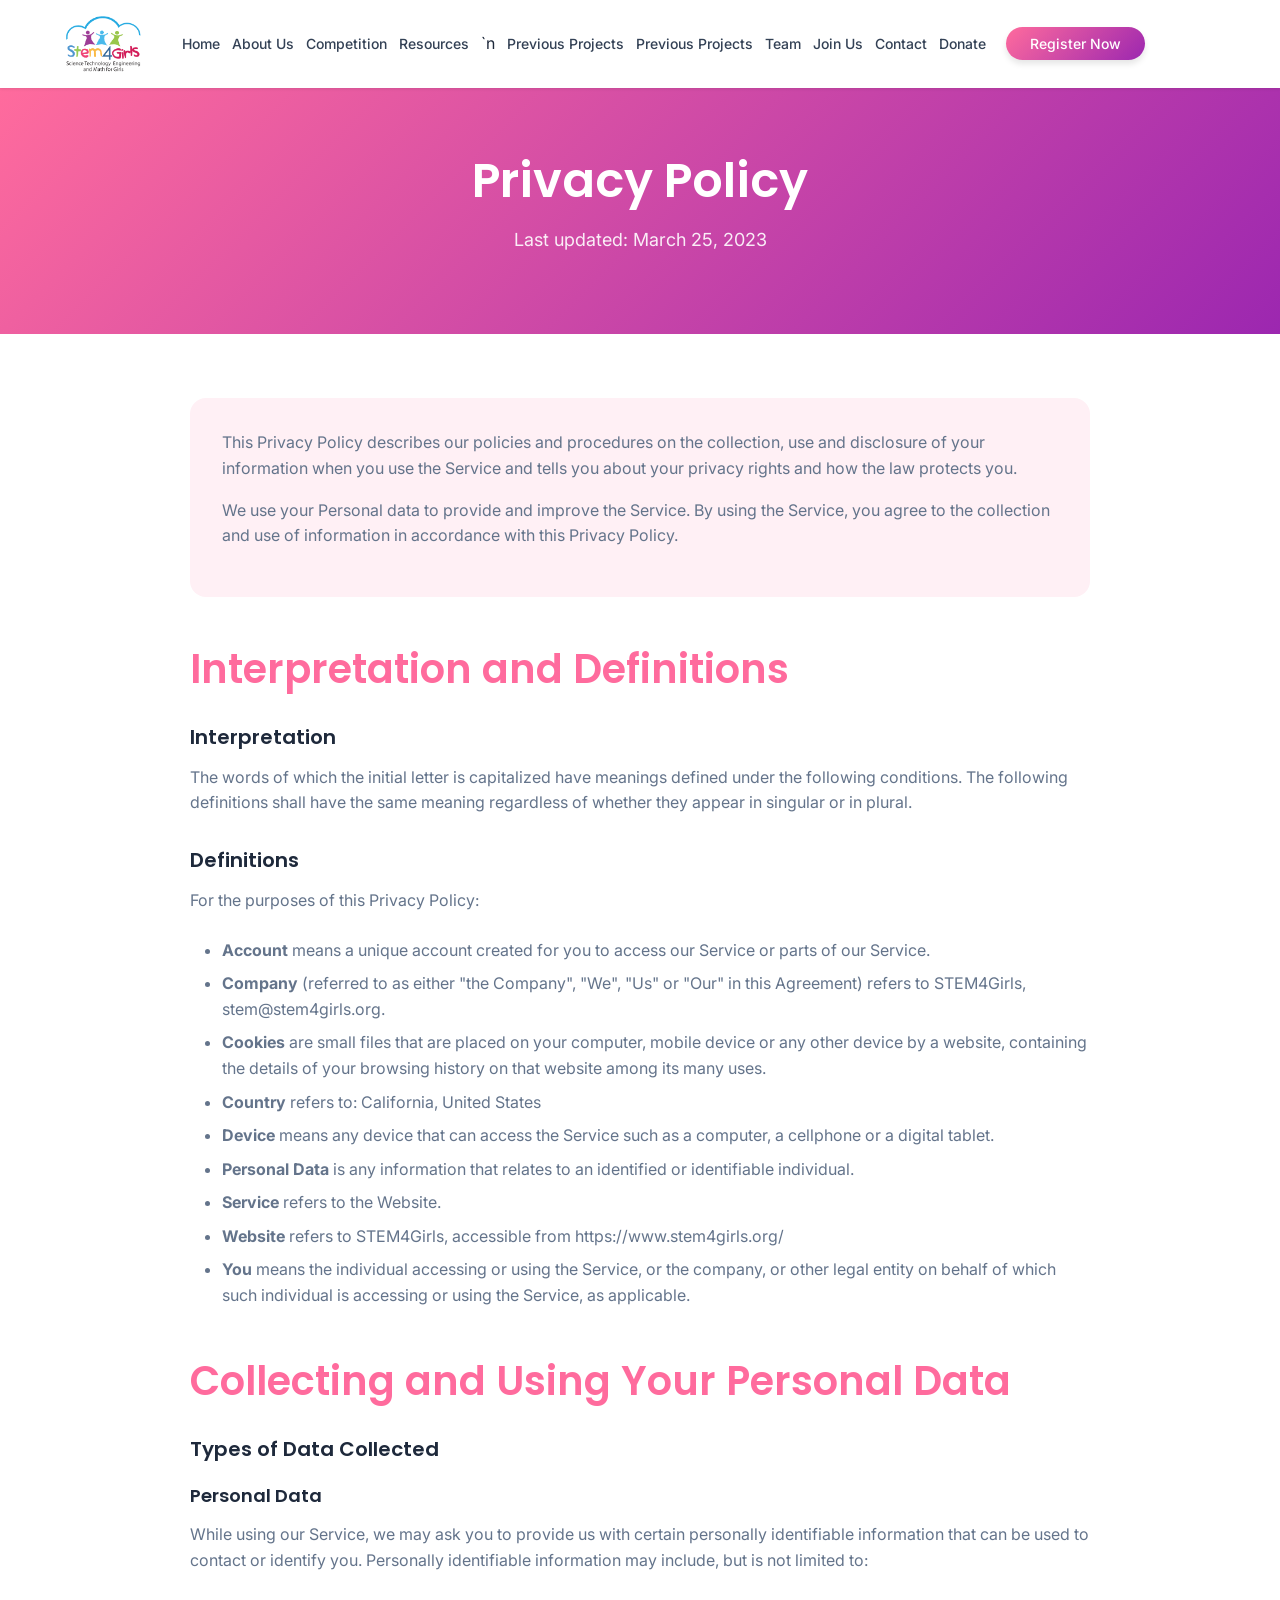
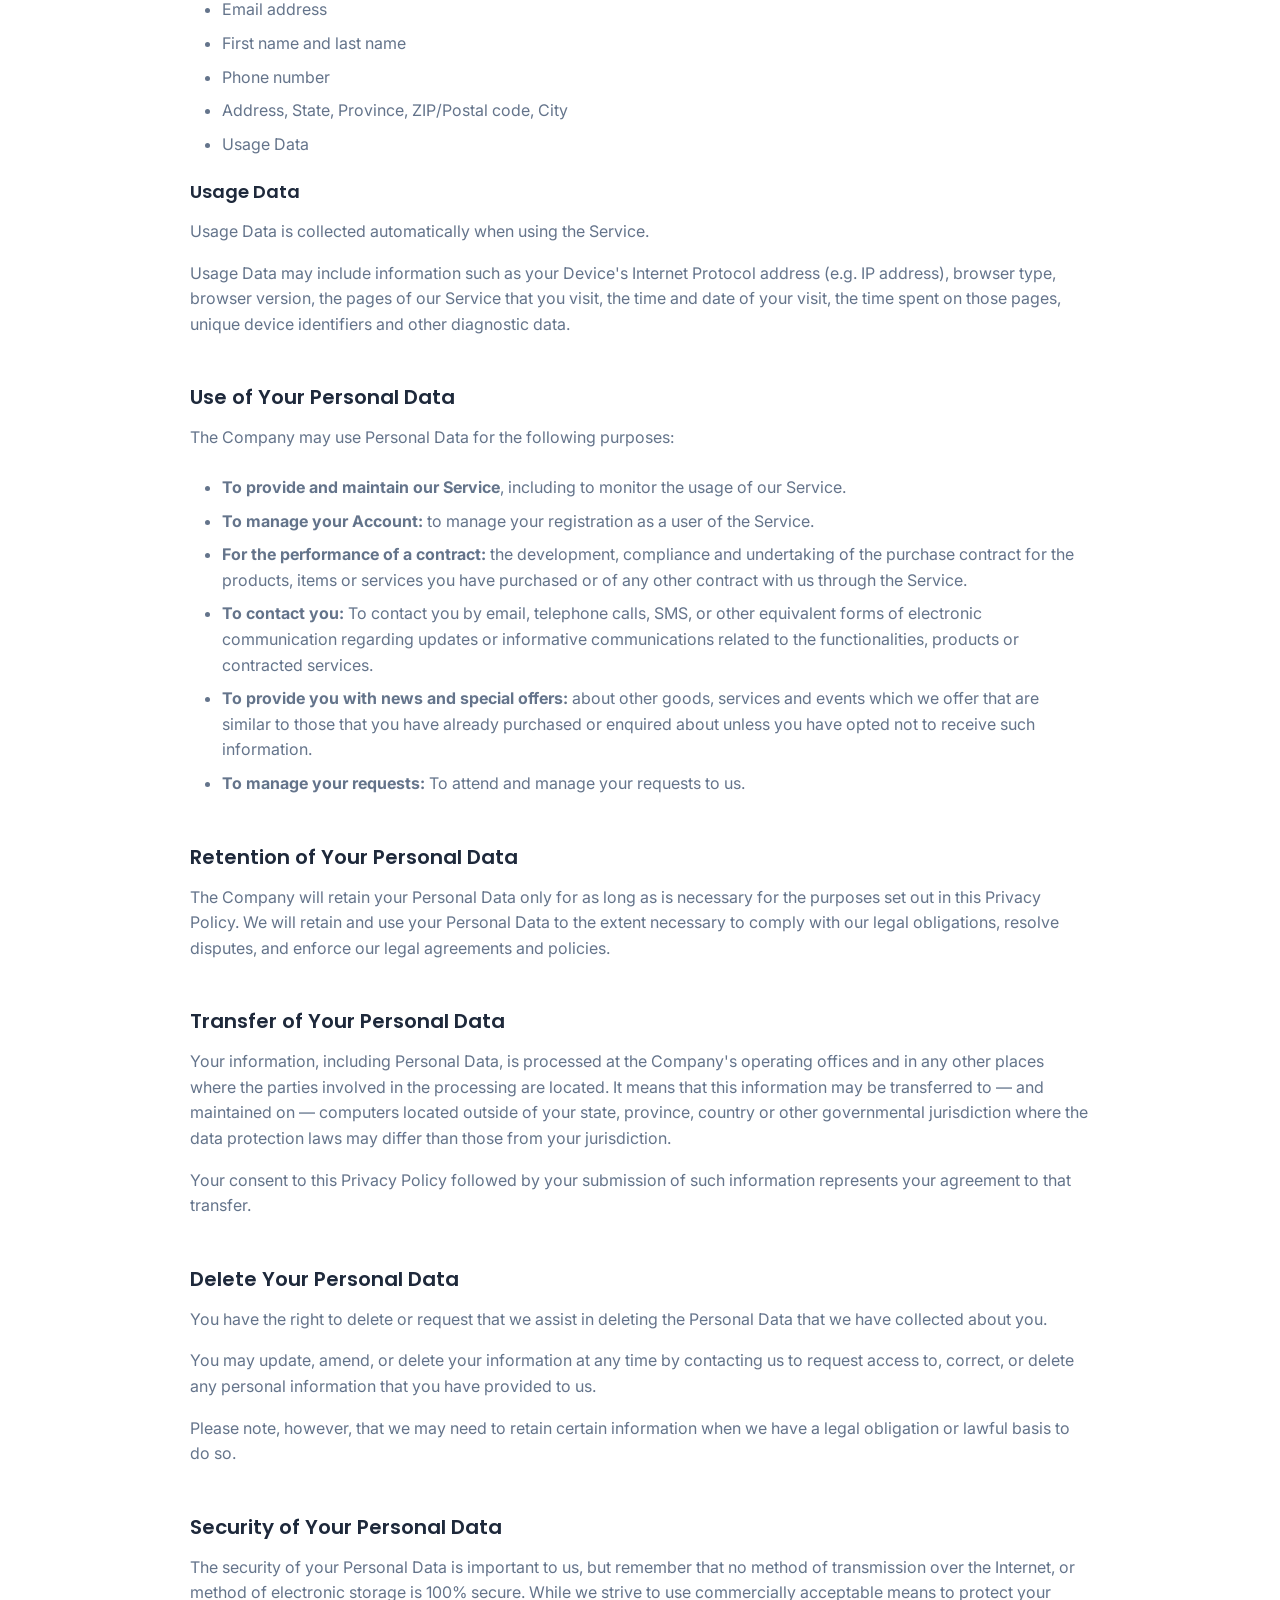
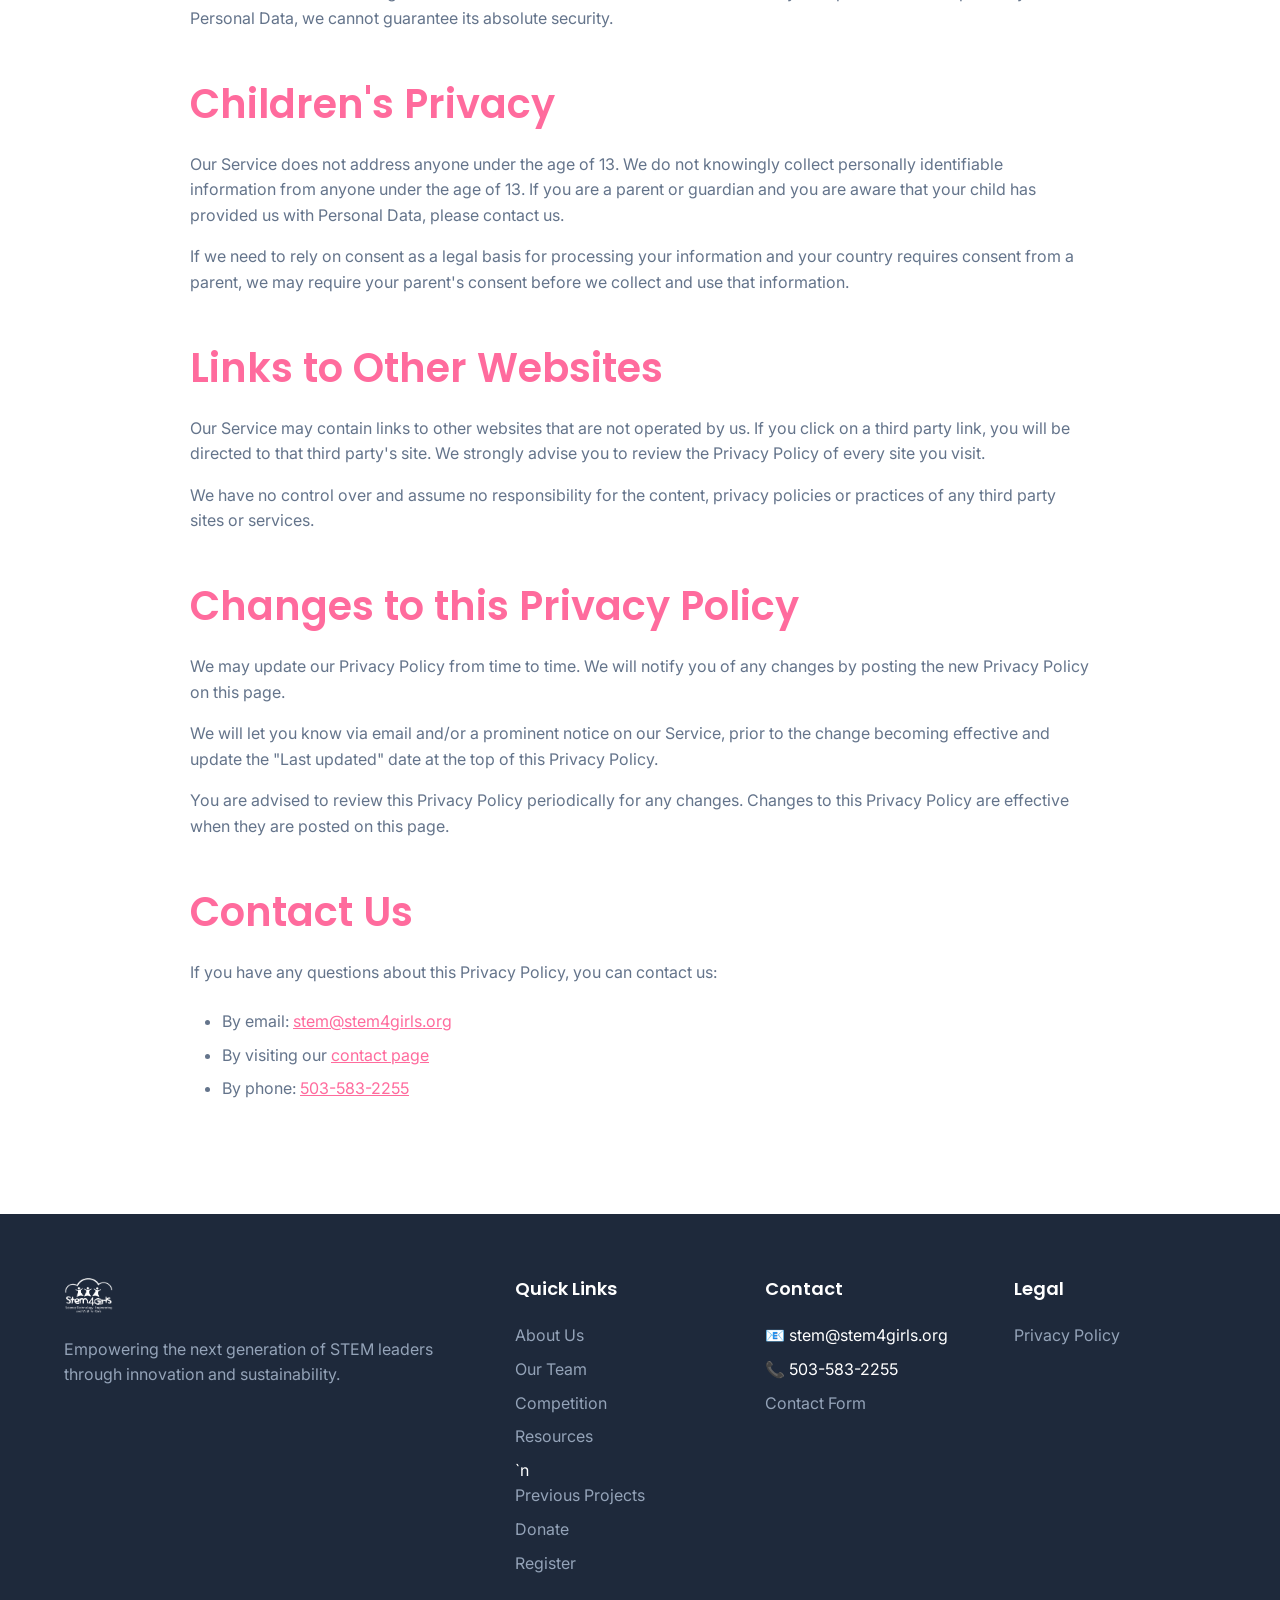
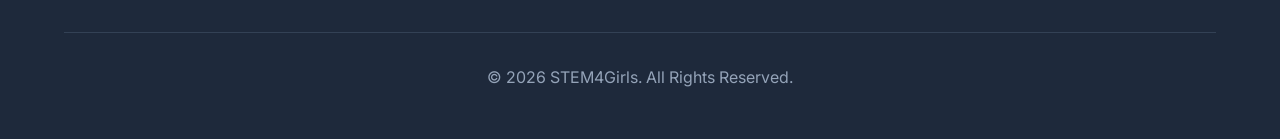
<file: privacy.html>
<!DOCTYPE html>
<html lang="en">
<head>
    <meta charset="UTF-8">
    <meta name="viewport" content="width=device-width, initial-scale=1.0">
    <meta name="description" content="STEM4Girls Privacy Policy">
    <title>Privacy Policy | STEM4Girls</title>
    <link rel="icon" href="images/favicon.ico" sizes="any">
    <link rel="icon" type="image/png" sizes="32x32" href="images/favicon-32x32.png">
    <link rel="apple-touch-icon" href="images/apple-touch-icon.png">
    <link rel="stylesheet" href="css/styles.css">
    <link rel="preconnect" href="https://fonts.googleapis.com">
    <link rel="preconnect" href="https://fonts.gstatic.com" crossorigin>
    <link href="https://fonts.googleapis.com/css2?family=Poppins:wght@300;400;500;600;700&family=Inter:wght@300;400;500;600&display=swap" rel="stylesheet">
</head>
<body>
    <!-- Navigation -->
    <nav class="navbar">
        <div class="container">
            <div class="nav-wrapper">
                <a href="index.html" class="logo">
                    <img src="images/logo-inverse.png" alt="STEM4Girls" class="logo-img">
                </a>
                <button class="mobile-menu-toggle" aria-label="Toggle menu">
                    <span></span>
                    <span></span>
                    <span></span>
                </button>
                <ul class="nav-links">
                    <li><a href="index.html">Home</a></li>
                    <li><a href="about.html">About Us</a></li>
                    <li><a href="competition.html">Competition</a></li>
                    <li><a href="resources.html">Resources</a></li>`n                        <li><a href="previous-projects.html">Previous Projects</a></li>
                    <li><a href="previous-projects.html">Previous Projects</a></li>
                    <li><a href="team.html">Team</a></li>
                    <li><a href="join-us.html">Join Us</a></li>
                    <li><a href="contact.html">Contact</a></li>
                    <li><a href="donate.html">Donate</a></li><li><a href="register.html" class="btn-primary">Register Now</a></li>
                </ul>
            </div>
        </div>
    </nav>

    <!-- Page Header -->
    <section class="page-header">
        <div class="container">
            <h1>Privacy Policy</h1>
            <p>Last updated: March 25, 2023</p>
        </div>
    </section>

    <!-- Privacy Content -->
    <section class="privacy-content">
        <div class="container">
            <div class="content-wrapper">
                <div class="privacy-intro">
                    <p>This Privacy Policy describes our policies and procedures on the collection, use and disclosure of your information when you use the Service and tells you about your privacy rights and how the law protects you.</p>
                    <p>We use your Personal data to provide and improve the Service. By using the Service, you agree to the collection and use of information in accordance with this Privacy Policy.</p>
                </div>

                <div class="privacy-section">
                    <h2>Interpretation and Definitions</h2>
                    
                    <h3>Interpretation</h3>
                    <p>The words of which the initial letter is capitalized have meanings defined under the following conditions. The following definitions shall have the same meaning regardless of whether they appear in singular or in plural.</p>
                    
                    <h3>Definitions</h3>
                    <p>For the purposes of this Privacy Policy:</p>
                    <ul>
                        <li><strong>Account</strong> means a unique account created for you to access our Service or parts of our Service.</li>
                        <li><strong>Company</strong> (referred to as either "the Company", "We", "Us" or "Our" in this Agreement) refers to STEM4Girls, stem@stem4girls.org.</li>
                        <li><strong>Cookies</strong> are small files that are placed on your computer, mobile device or any other device by a website, containing the details of your browsing history on that website among its many uses.</li>
                        <li><strong>Country</strong> refers to: California, United States</li>
                        <li><strong>Device</strong> means any device that can access the Service such as a computer, a cellphone or a digital tablet.</li>
                        <li><strong>Personal Data</strong> is any information that relates to an identified or identifiable individual.</li>
                        <li><strong>Service</strong> refers to the Website.</li>
                        <li><strong>Website</strong> refers to STEM4Girls, accessible from https://www.stem4girls.org/</li>
                        <li><strong>You</strong> means the individual accessing or using the Service, or the company, or other legal entity on behalf of which such individual is accessing or using the Service, as applicable.</li>
                    </ul>
                </div>

                <div class="privacy-section">
                    <h2>Collecting and Using Your Personal Data</h2>
                    
                    <h3>Types of Data Collected</h3>
                    
                    <h4>Personal Data</h4>
                    <p>While using our Service, we may ask you to provide us with certain personally identifiable information that can be used to contact or identify you. Personally identifiable information may include, but is not limited to:</p>
                    <ul>
                        <li>Email address</li>
                        <li>First name and last name</li>
                        <li>Phone number</li>
                        <li>Address, State, Province, ZIP/Postal code, City</li>
                        <li>Usage Data</li>
                    </ul>
                    
                    <h4>Usage Data</h4>
                    <p>Usage Data is collected automatically when using the Service.</p>
                    <p>Usage Data may include information such as your Device's Internet Protocol address (e.g. IP address), browser type, browser version, the pages of our Service that you visit, the time and date of your visit, the time spent on those pages, unique device identifiers and other diagnostic data.</p>
                </div>

                <div class="privacy-section">
                    <h3>Use of Your Personal Data</h3>
                    <p>The Company may use Personal Data for the following purposes:</p>
                    <ul>
                        <li><strong>To provide and maintain our Service</strong>, including to monitor the usage of our Service.</li>
                        <li><strong>To manage your Account:</strong> to manage your registration as a user of the Service.</li>
                        <li><strong>For the performance of a contract:</strong> the development, compliance and undertaking of the purchase contract for the products, items or services you have purchased or of any other contract with us through the Service.</li>
                        <li><strong>To contact you:</strong> To contact you by email, telephone calls, SMS, or other equivalent forms of electronic communication regarding updates or informative communications related to the functionalities, products or contracted services.</li>
                        <li><strong>To provide you with news and special offers:</strong> about other goods, services and events which we offer that are similar to those that you have already purchased or enquired about unless you have opted not to receive such information.</li>
                        <li><strong>To manage your requests:</strong> To attend and manage your requests to us.</li>
                    </ul>
                </div>

                <div class="privacy-section">
                    <h3>Retention of Your Personal Data</h3>
                    <p>The Company will retain your Personal Data only for as long as is necessary for the purposes set out in this Privacy Policy. We will retain and use your Personal Data to the extent necessary to comply with our legal obligations, resolve disputes, and enforce our legal agreements and policies.</p>
                </div>

                <div class="privacy-section">
                    <h3>Transfer of Your Personal Data</h3>
                    <p>Your information, including Personal Data, is processed at the Company's operating offices and in any other places where the parties involved in the processing are located. It means that this information may be transferred to — and maintained on — computers located outside of your state, province, country or other governmental jurisdiction where the data protection laws may differ than those from your jurisdiction.</p>
                    <p>Your consent to this Privacy Policy followed by your submission of such information represents your agreement to that transfer.</p>
                </div>

                <div class="privacy-section">
                    <h3>Delete Your Personal Data</h3>
                    <p>You have the right to delete or request that we assist in deleting the Personal Data that we have collected about you.</p>
                    <p>You may update, amend, or delete your information at any time by contacting us to request access to, correct, or delete any personal information that you have provided to us.</p>
                    <p>Please note, however, that we may need to retain certain information when we have a legal obligation or lawful basis to do so.</p>
                </div>

                <div class="privacy-section">
                    <h3>Security of Your Personal Data</h3>
                    <p>The security of your Personal Data is important to us, but remember that no method of transmission over the Internet, or method of electronic storage is 100% secure. While we strive to use commercially acceptable means to protect your Personal Data, we cannot guarantee its absolute security.</p>
                </div>

                <div class="privacy-section">
                    <h2>Children's Privacy</h2>
                    <p>Our Service does not address anyone under the age of 13. We do not knowingly collect personally identifiable information from anyone under the age of 13. If you are a parent or guardian and you are aware that your child has provided us with Personal Data, please contact us.</p>
                    <p>If we need to rely on consent as a legal basis for processing your information and your country requires consent from a parent, we may require your parent's consent before we collect and use that information.</p>
                </div>

                <div class="privacy-section">
                    <h2>Links to Other Websites</h2>
                    <p>Our Service may contain links to other websites that are not operated by us. If you click on a third party link, you will be directed to that third party's site. We strongly advise you to review the Privacy Policy of every site you visit.</p>
                    <p>We have no control over and assume no responsibility for the content, privacy policies or practices of any third party sites or services.</p>
                </div>

                <div class="privacy-section">
                    <h2>Changes to this Privacy Policy</h2>
                    <p>We may update our Privacy Policy from time to time. We will notify you of any changes by posting the new Privacy Policy on this page.</p>
                    <p>We will let you know via email and/or a prominent notice on our Service, prior to the change becoming effective and update the "Last updated" date at the top of this Privacy Policy.</p>
                    <p>You are advised to review this Privacy Policy periodically for any changes. Changes to this Privacy Policy are effective when they are posted on this page.</p>
                </div>

                <div class="privacy-section">
                    <h2>Contact Us</h2>
                    <p>If you have any questions about this Privacy Policy, you can contact us:</p>
                    <ul>
                        <li>By email: <a href="mailto:stem@stem4girls.org">stem@stem4girls.org</a></li>
                        <li>By visiting our <a href="contact.html">contact page</a></li>
                        <li>By phone: <a href="tel:5035832255">503-583-2255</a></li>
                    </ul>
                </div>
            </div>
        </div>
    </section>

    <!-- Footer -->
    <footer class="footer">
        <div class="container">
            <div class="footer-content">
                <div class="footer-section">
                    <h3 class="footer-logo">
                        <img src="images/logo-inverse.png" alt="STEM4Girls">
                    </h3>
                    <p>Empowering the next generation of STEM leaders through innovation and sustainability.</p>
                </div>
                <div class="footer-section">
                    <h4>Quick Links</h4>
                    <ul>
                        <li><a href="about.html">About Us</a></li>
                        <li><a href="team.html">Our Team</a></li>
                        <li><a href="competition.html">Competition</a></li>
                        <li><a href="resources.html">Resources</a></li>`n                        <li><a href="previous-projects.html">Previous Projects</a></li>
                        <li><a href="donate.html">Donate</a></li><li><a href="register.html">Register</a></li>
                    </ul>
                </div>
                <div class="footer-section">
                    <h4>Contact</h4>
                    <ul>
                        <li>📧 stem@stem4girls.org</li>
                        <li>📞 503-583-2255</li>
                        <li><a href="contact.html">Contact Form</a></li>
                    </ul>
                </div>
                <div class="footer-section">
                    <h4>Legal</h4>
                    <ul>
                        <li><a href="privacy.html">Privacy Policy</a></li>
                    </ul>
                </div>
            </div>
            <div class="footer-bottom">
                <p>&copy; 2026 STEM4Girls. All Rights Reserved.</p>
            </div>
        </div>
    </footer>

    <script src="js/script.js"></script>
</body>
</html>
</file>
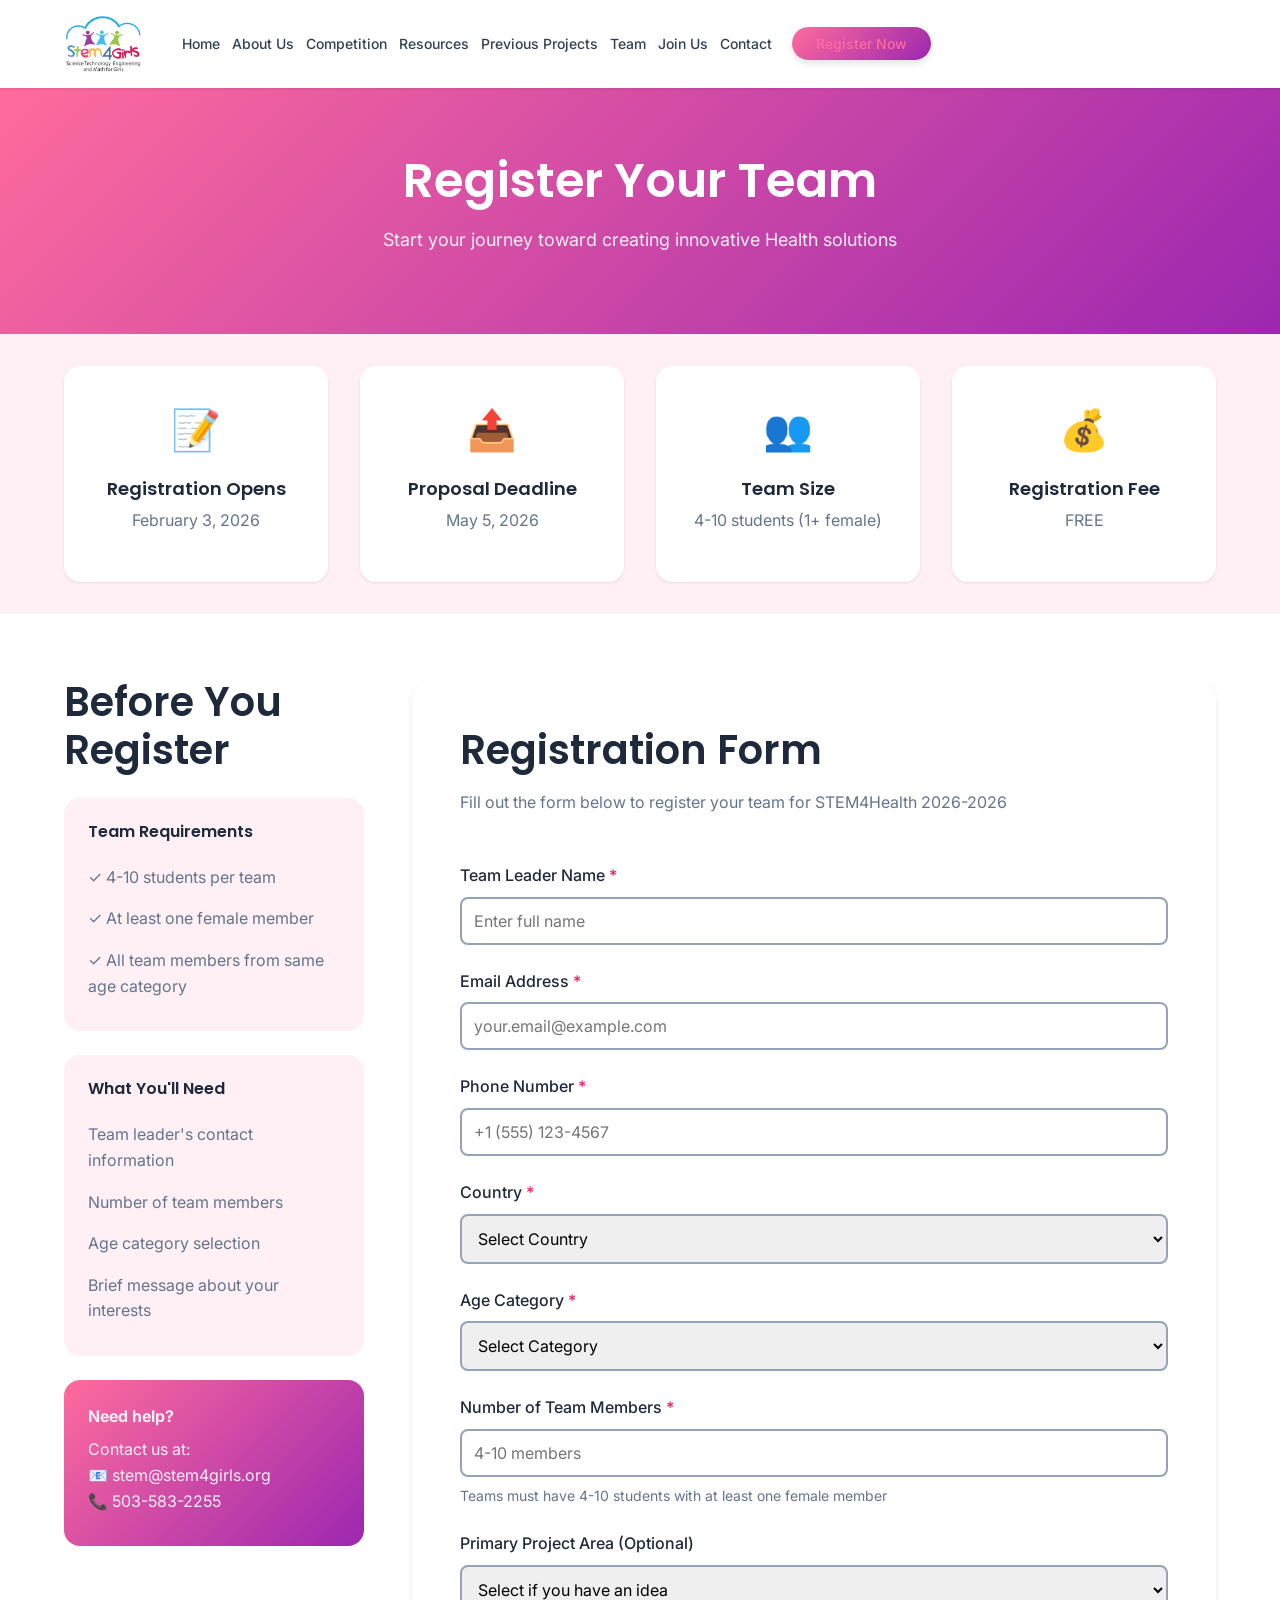
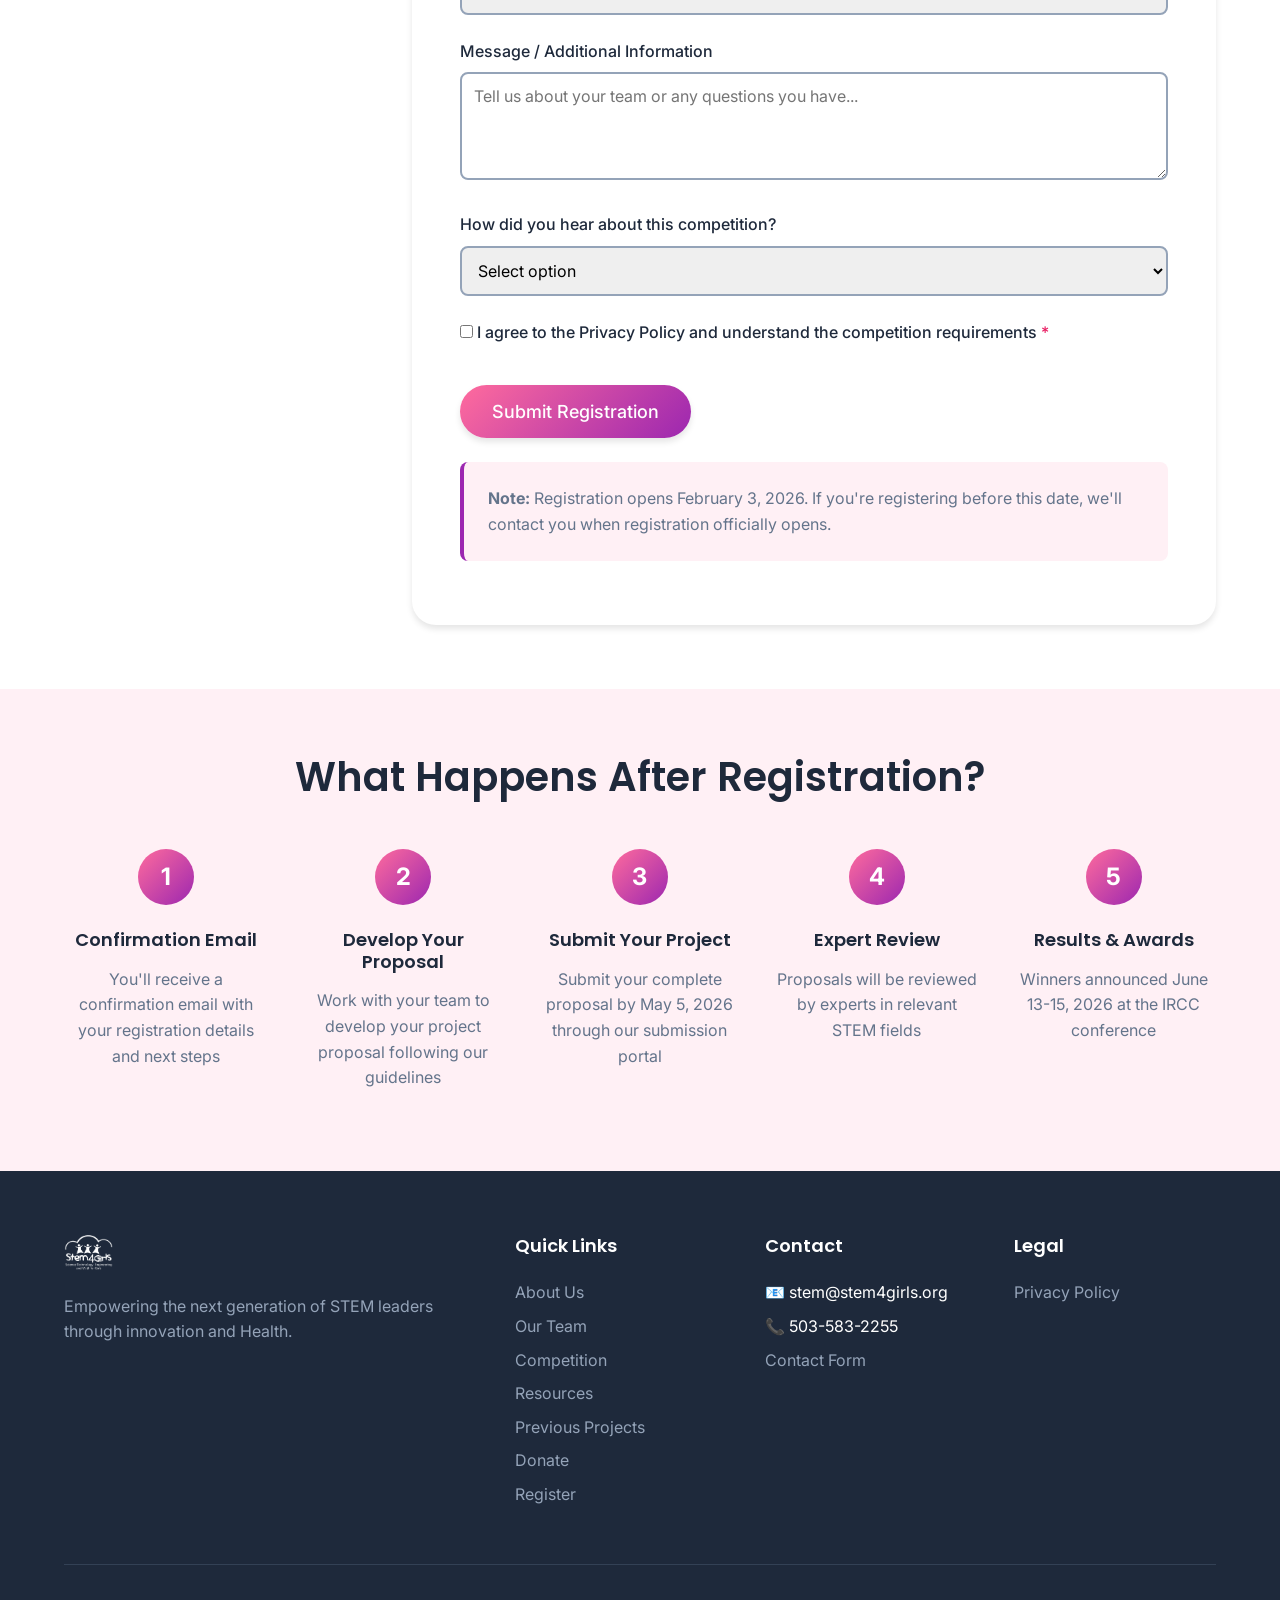
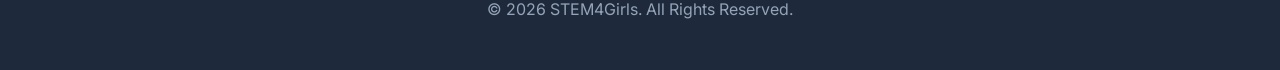
<file: register.html>
<!DOCTYPE html>
<html lang="en">
<head>
    <meta charset="UTF-8">
    <meta name="viewport" content="width=device-width, initial-scale=1.0">
    <meta name="description" content="Register your team for the STEM4Health Challenge">
    <title>Register | STEM4Girls</title>
    <link rel="icon" href="images/favicon.ico" sizes="any">
    <link rel="icon" type="image/png" sizes="32x32" href="images/favicon-32x32.png">
    <link rel="apple-touch-icon" href="images/apple-touch-icon.png">
    <link rel="stylesheet" href="css/styles.css">
    <link rel="preconnect" href="https://fonts.googleapis.com">
    <link rel="preconnect" href="https://fonts.gstatic.com" crossorigin>
    <link href="https://fonts.googleapis.com/css2?family=Poppins:wght@300;400;500;600;700&family=Inter:wght@300;400;500;600&display=swap" rel="stylesheet">
</head>
<body>
    <!-- Navigation -->
    <nav class="navbar">
        <div class="container">
            <div class="nav-wrapper">
                <a href="index.html" class="logo">
                    <img src="images/logo-inverse.png" alt="STEM4Girls" class="logo-img">
                </a>
                <button class="mobile-menu-toggle" aria-label="Toggle menu">
                    <span></span>
                    <span></span>
                    <span></span>
                </button>
                <ul class="nav-links">
                    <li><a href="index.html">Home</a></li>
                    <li><a href="about.html">About Us</a></li>
                    <li><a href="competition.html">Competition</a></li>
                    <li><a href="resources.html">Resources</a></li>
                    <li><a href="previous-projects.html">Previous Projects</a></li>
                    <li><a href="team.html">Team</a></li>
                    <li><a href="join-us.html">Join Us</a></li>
                    <li><a href="contact.html">Contact</a></li>
                    <li><a href="register.html" class="btn-primary active">Register Now</a></li>
                </ul>
            </div>
        </div>
    </nav>

    <!-- Page Header -->
    <section class="page-header">
        <div class="container">
            <h1>Register Your Team</h1>
            <p>Start your journey toward creating innovative Health solutions</p>
        </div>
    </section>

    <!-- Registration Info -->
    <section class="registration-info">
        <div class="container">
            <div class="info-grid">
                <div class="info-item">
                    <div class="info-icon">📝</div>
                    <h3>Registration Opens</h3>
                    <p>February 3, 2026</p>
                </div>
                <div class="info-item">
                    <div class="info-icon">📤</div>
                    <h3>Proposal Deadline</h3>
                    <p>May 5, 2026</p>
                </div>
                <div class="info-item">
                    <div class="info-icon">👥</div>
                    <h3>Team Size</h3>
                    <p>4-10 students (1+ female)</p>
                </div>
                <div class="info-item">
                    <div class="info-icon">💰</div>
                    <h3>Registration Fee</h3>
                    <p>FREE</p>
                </div>
            </div>
        </div>
    </section>

    <!-- Registration Form -->
    <section class="registration-form-section">
        <div class="container">
            <div class="form-wrapper">
                <div class="form-sidebar">
                    <h2>Before You Register</h2>
                    <div class="requirements-checklist">
                        <h3>Team Requirements</h3>
                        <ul>
                            <li>✓ 4-10 students per team</li>
                            <li>✓ At least one female member</li>
                            <li>✓ All team members from same age category</li>
                        </ul>
                    </div>
                    <div class="requirements-checklist">
                        <h3>What You'll Need</h3>
                        <ul>
                            <li>Team leader's contact information</li>
                            <li>Number of team members</li>
                            <li>Age category selection</li>
                            <li>Brief message about your interests</li>
                        </ul>
                    </div>
                    <div class="help-box">
                        <p><strong>Need help?</strong></p>
                        <p>Contact us at:<br>
                        📧 stem@stem4girls.org<br>
                        📞 503-583-2255</p>
                    </div>
                </div>

                <div class="form-container">
                    <form id="registrationForm" class="registration-form" action="https://submit.stem4girls.org/register" method="POST">
                        <h2>Registration Form</h2>
                        <p class="form-description">Fill out the form below to register your team for STEM4Health 2026-2026</p>

                        <div class="form-group">
                            <label for="teamLeaderName">Team Leader Name <span class="required">*</span></label>
                            <input type="text" id="teamLeaderName" name="teamLeaderName" required placeholder="Enter full name">
                        </div>

                        <div class="form-group">
                            <label for="email">Email Address <span class="required">*</span></label>
                            <input type="email" id="email" name="email" required placeholder="your.email@example.com">
                        </div>

                        <div class="form-group">
                            <label for="phone">Phone Number <span class="required">*</span></label>
                            <input type="tel" id="phone" name="phone" required placeholder="+1 (555) 123-4567">
                        </div>

                        <div class="form-group">
                            <label for="country">Country <span class="required">*</span></label>
                            <select id="country" name="country" required>
                                <option value="">Select Country</option>
                                <option value="United States">United States</option>
                                <option value="Canada">Canada</option>
                                <option value="United Kingdom">United Kingdom</option>
                                <option value="India">India</option>
                                <option value="Australia">Australia</option>
                                <option value="Germany">Germany</option>
                                <option value="France">France</option>
                                <option value="Japan">Japan</option>
                                <option value="China">China</option>
                                <option value="Brazil">Brazil</option>
                                <option value="Mexico">Mexico</option>
                                <option value="South Africa">South Africa</option>
                                <option value="Other">Other</option>
                            </select>
                        </div>

                        <div class="form-group">
                            <label for="category">Age Category <span class="required">*</span></label>
                            <select id="category" name="category" required>
                                <option value="">Select Category</option>
                                <option value="Elementary">Elementary School (1st-5th grade)</option>
                                <option value="Middle">Middle School (6th-8th grade)</option>
                                <option value="High">High School (9th-12th grade)</option>
                            </select>
                        </div>

                        <div class="form-group">
                            <label for="teamSize">Number of Team Members <span class="required">*</span></label>
                            <input type="number" id="teamSize" name="teamSize" min="4" max="10" required placeholder="4-10 members">
                            <small class="form-hint">Teams must have 4-10 students with at least one female member</small>
                        </div>

                        <div class="form-group">
                            <label for="projectArea">Primary Project Area (Optional)</label>
                            <select id="projectArea" name="projectArea">
                                <option value="">Select if you have an idea</option>
                                <option value="Engineering">Engineering</option>
                                <option value="Environment">Environmental Science</option>
                                <option value="Computer Science">Computer Science & AI</option>
                                <option value="Medicine">Medicine & Biology</option>
                                <option value="Other">Other STEM Field</option>
                            </select>
                        </div>

                        <div class="form-group">
                            <label for="message">Message / Additional Information</label>
                            <textarea id="message" name="message" rows="4" placeholder="Tell us about your team or any questions you have..."></textarea>
                        </div>

                        <div class="form-group">
                            <label for="howDidYouHear">How did you hear about this competition?</label>
                            <select id="howDidYouHear" name="howDidYouHear">
                                <option value="">Select option</option>
                                <option value="GYRA">GYRA</option>
                                <option value="SCIENTIA">SCIENTIA</option>
                                <option value="Social Media">Social Media</option>
                                <option value="STEM Website">STEM Website</option>
                                <option value="Teacher/School">Teacher or School</option>
                                <option value="Friend">Friend or Family</option>
                                <option value="Other">Other</option>
                            </select>
                        </div>

                        <div class="form-group checkbox-group">
                            <label class="checkbox-label">
                                <input type="checkbox" name="terms" required>
                                <span>I agree to the <a href="privacy.html" target="_blank">Privacy Policy</a> and understand the competition requirements <span class="required">*</span></span>
                            </label>
                        </div>

                        <div class="form-actions">
                            <button type="submit" class="btn btn-primary btn-lg">Submit Registration</button>
                        </div>

                        <p class="form-note">
                            <strong>Note:</strong> Registration opens February 3, 2026. If you're registering before this date, we'll contact you when registration officially opens.
                        </p>
                    </form>
                </div>
            </div>
        </div>
    </section>

    <!-- Next Steps -->
    <section class="next-steps">
        <div class="container">
            <h2 class="section-title text-center">What Happens After Registration?</h2>
            <div class="steps-timeline">
                <div class="step-item">
                    <div class="step-number">1</div>
                    <h3>Confirmation Email</h3>
                    <p>You'll receive a confirmation email with your registration details and next steps</p>
                </div>
                <div class="step-item">
                    <div class="step-number">2</div>
                    <h3>Develop Your Proposal</h3>
                    <p>Work with your team to develop your project proposal following our guidelines</p>
                </div>
                <div class="step-item">
                    <div class="step-number">3</div>
                    <h3>Submit Your Project</h3>
                    <p>Submit your complete proposal by May 5, 2026 through our submission portal</p>
                </div>
                <div class="step-item">
                    <div class="step-number">4</div>
                    <h3>Expert Review</h3>
                    <p>Proposals will be reviewed by experts in relevant STEM fields</p>
                </div>
                <div class="step-item">
                    <div class="step-number">5</div>
                    <h3>Results & Awards</h3>
                    <p>Winners announced June 13-15, 2026 at the IRCC conference</p>
                </div>
            </div>
        </div>
    </section>

    <!-- Footer -->
    <footer class="footer">
        <div class="container">
            <div class="footer-content">
                <div class="footer-section">
                    <h3 class="footer-logo">
                        <img src="images/logo-inverse.png" alt="STEM4Girls">
                    </h3>
                    <p>Empowering the next generation of STEM leaders through innovation and Health.</p>
                </div>
                <div class="footer-section">
                    <h4>Quick Links</h4>
                    <ul>
                        <li><a href="about.html">About Us</a></li>
                        <li><a href="team.html">Our Team</a></li>
                        <li><a href="competition.html">Competition</a></li>
                        <li><a href="resources.html">Resources</a></li>
<li><a href="previous-projects.html">Previous Projects</a></li>
                        <li><a href="donate.html">Donate</a></li><li><a href="register.html">Register</a></li>
                    </ul>
                </div>
                <div class="footer-section">
                    <h4>Contact</h4>
                    <ul>
                        <li>📧 stem@stem4girls.org</li>
                        <li>📞 503-583-2255</li>
                        <li><a href="contact.html">Contact Form</a></li>
                    </ul>
                </div>
                <div class="footer-section">
                    <h4>Legal</h4>
                    <ul>
                        <li><a href="privacy.html">Privacy Policy</a></li>
                    </ul>
                </div>
            </div>
            <div class="footer-bottom">
                <p>&copy; 2026 STEM4Girls. All Rights Reserved.</p>
            </div>
        </div>
    </footer>

    <script src="js/script.js"></script>
</body>
</html>
</file>
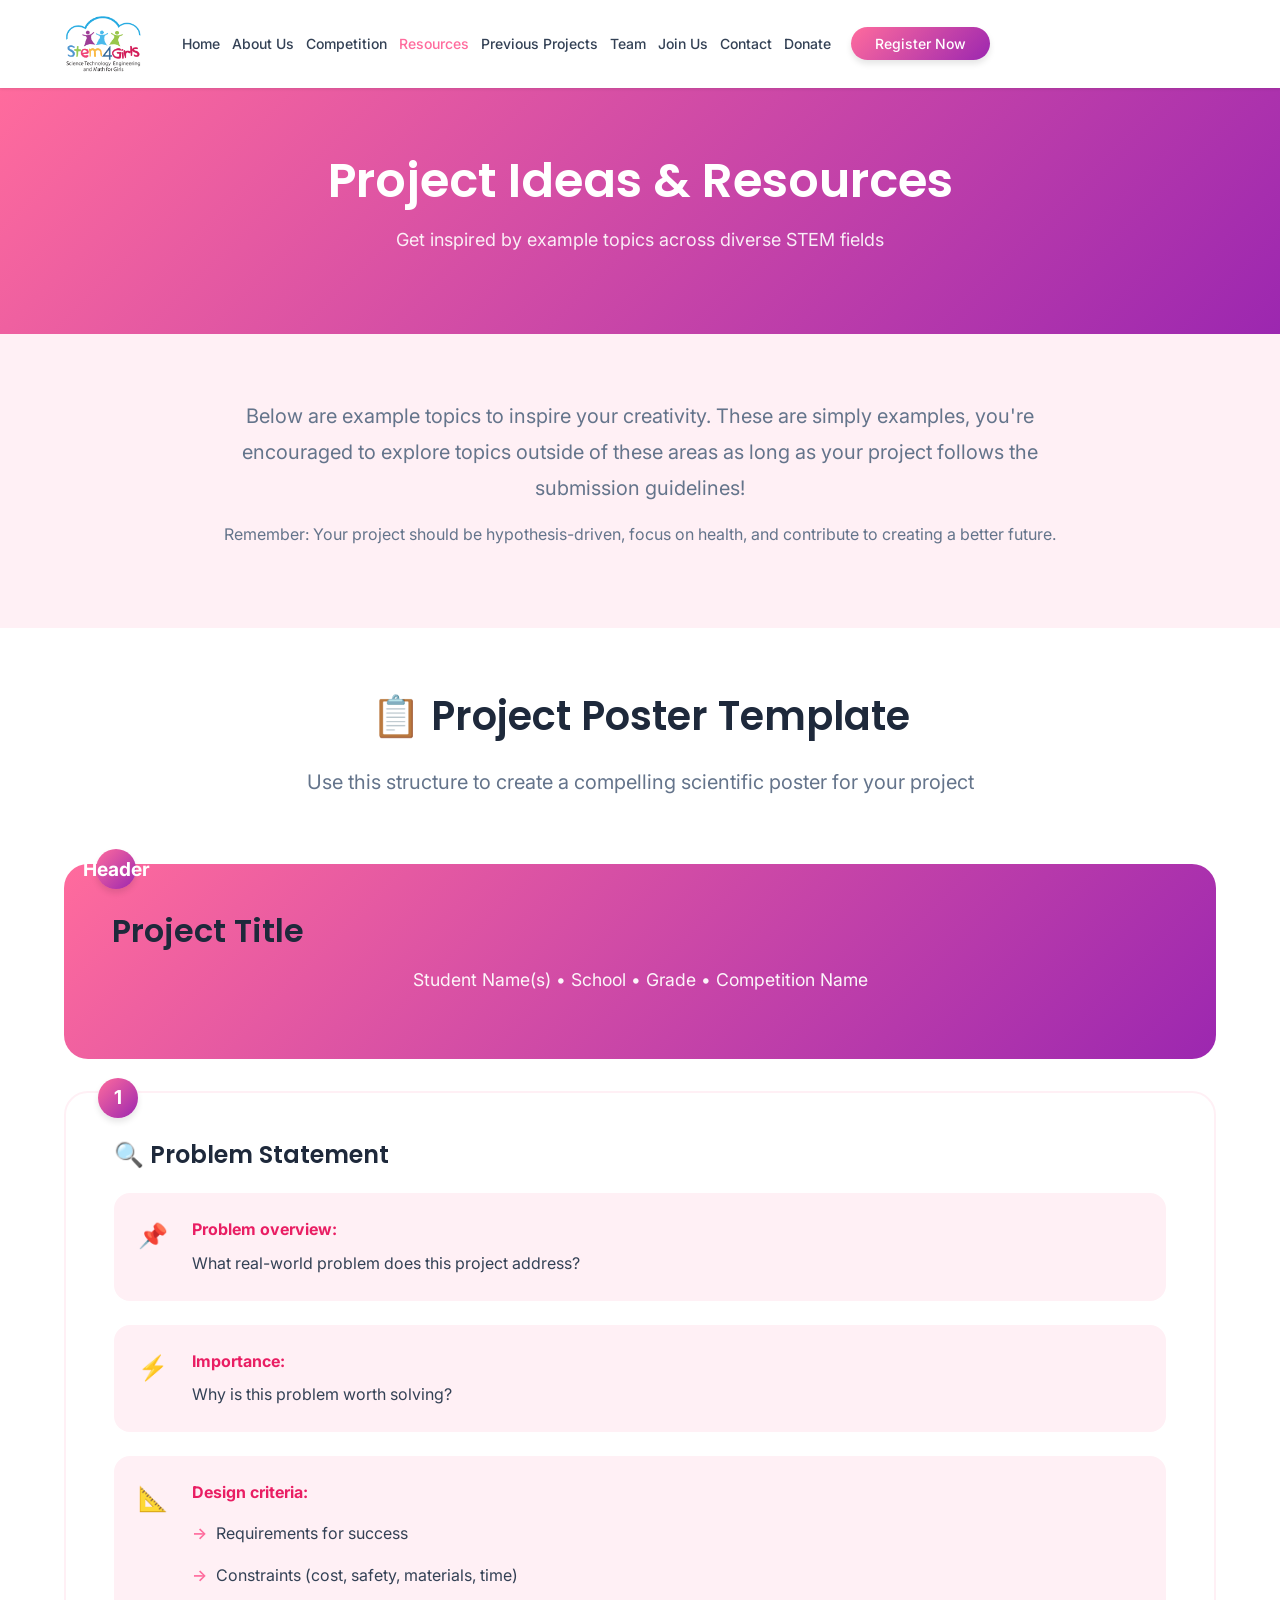
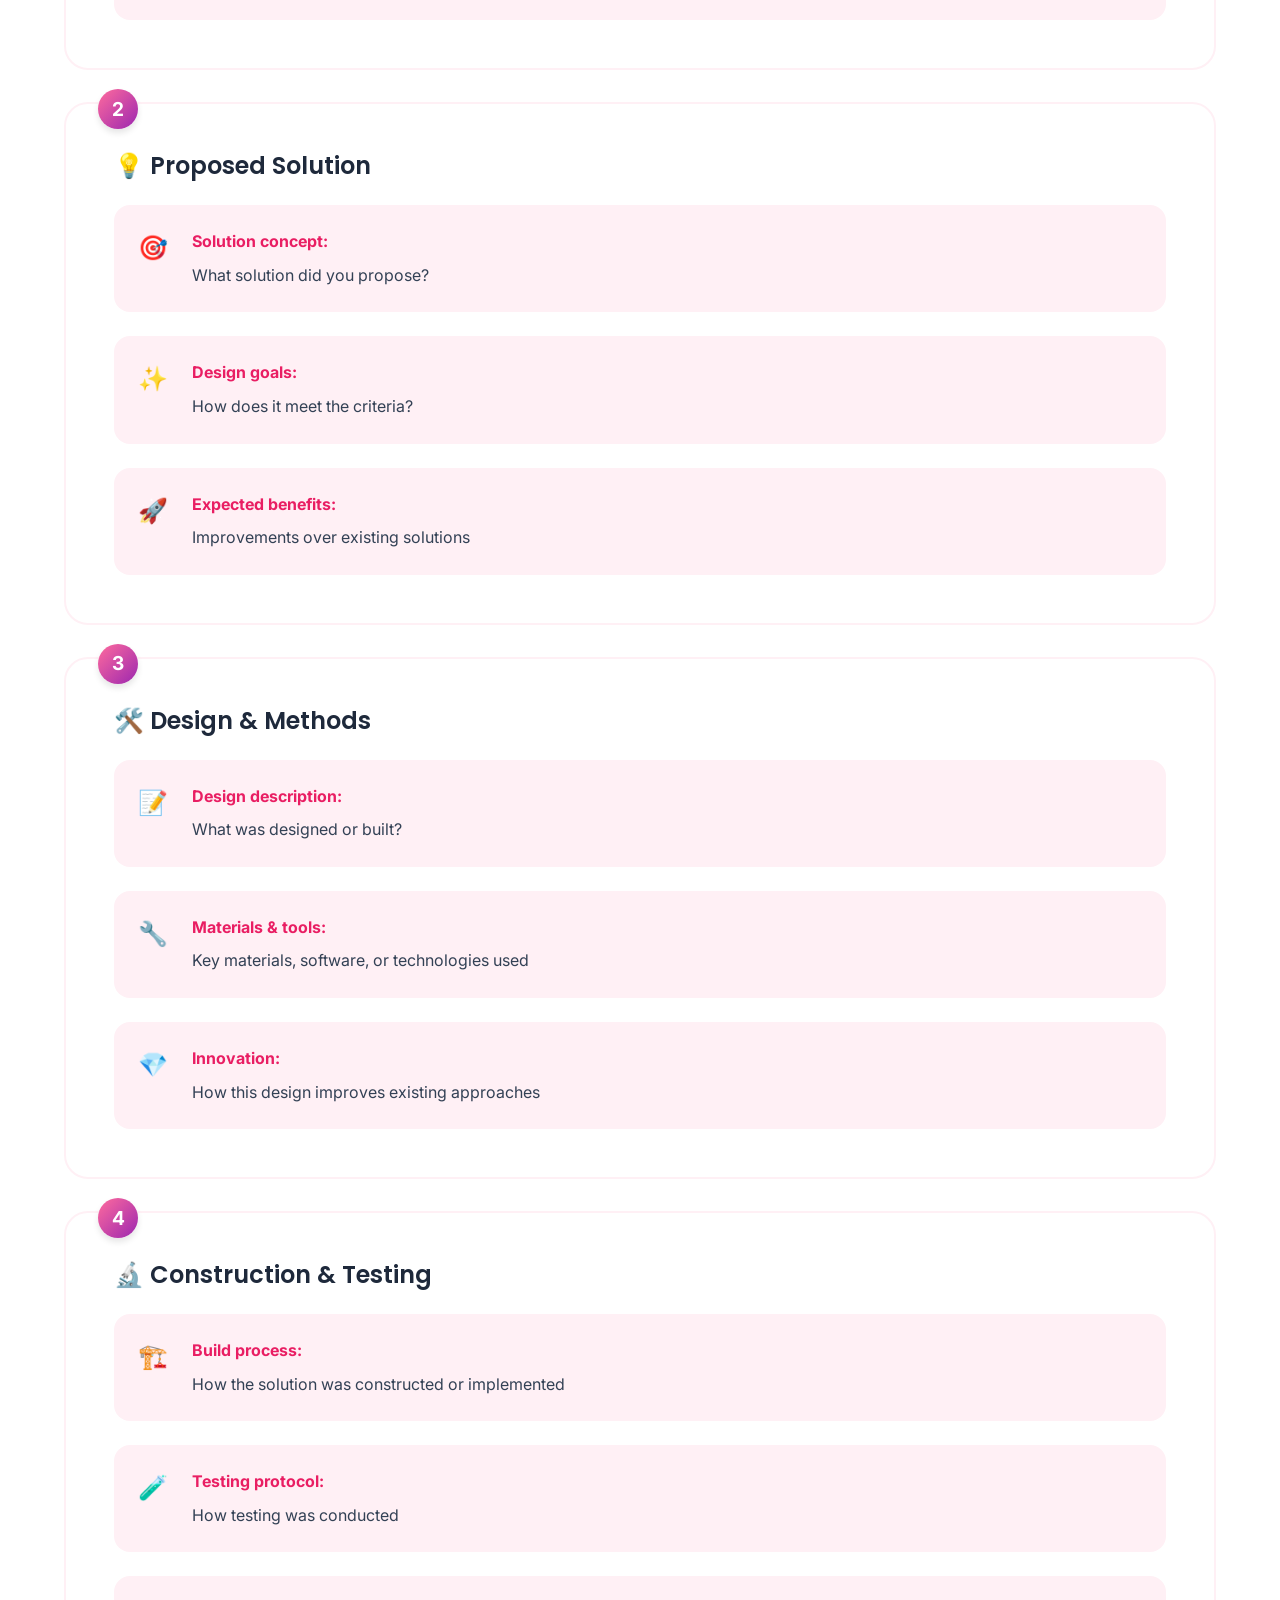
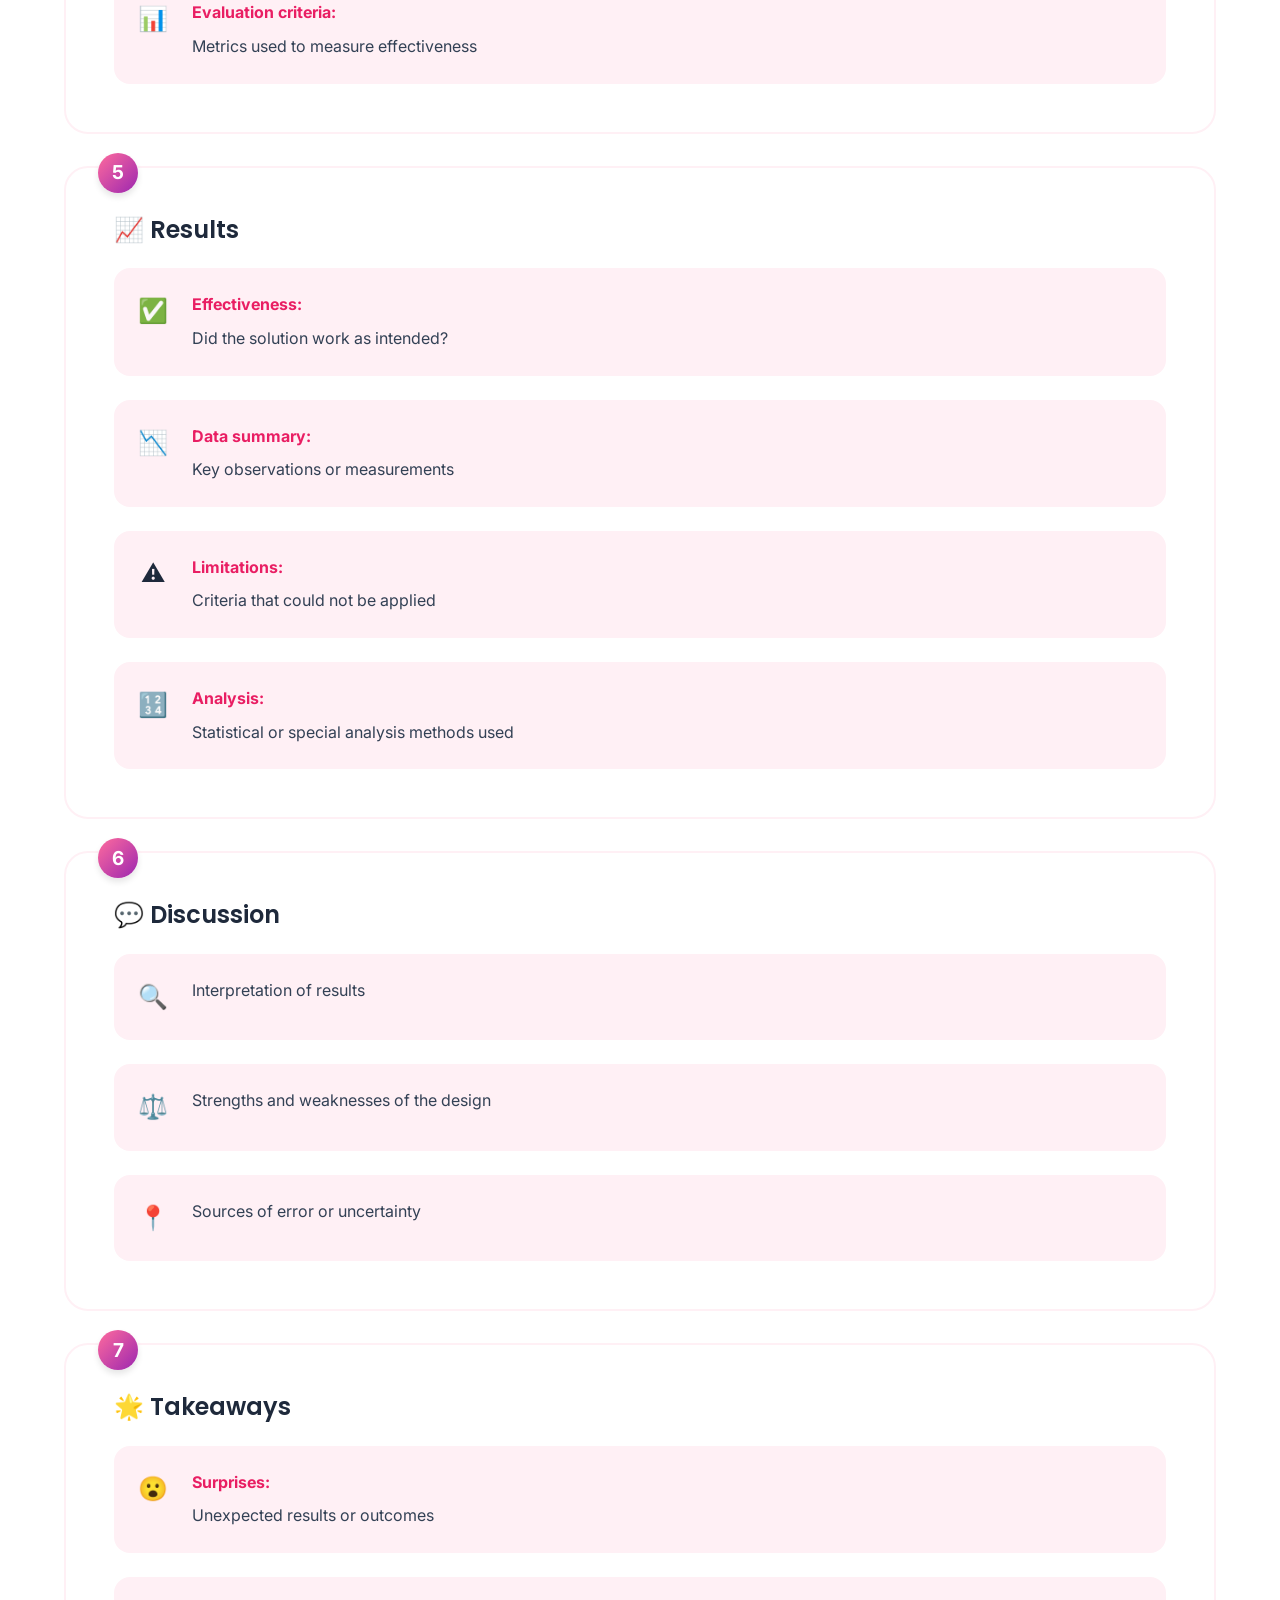
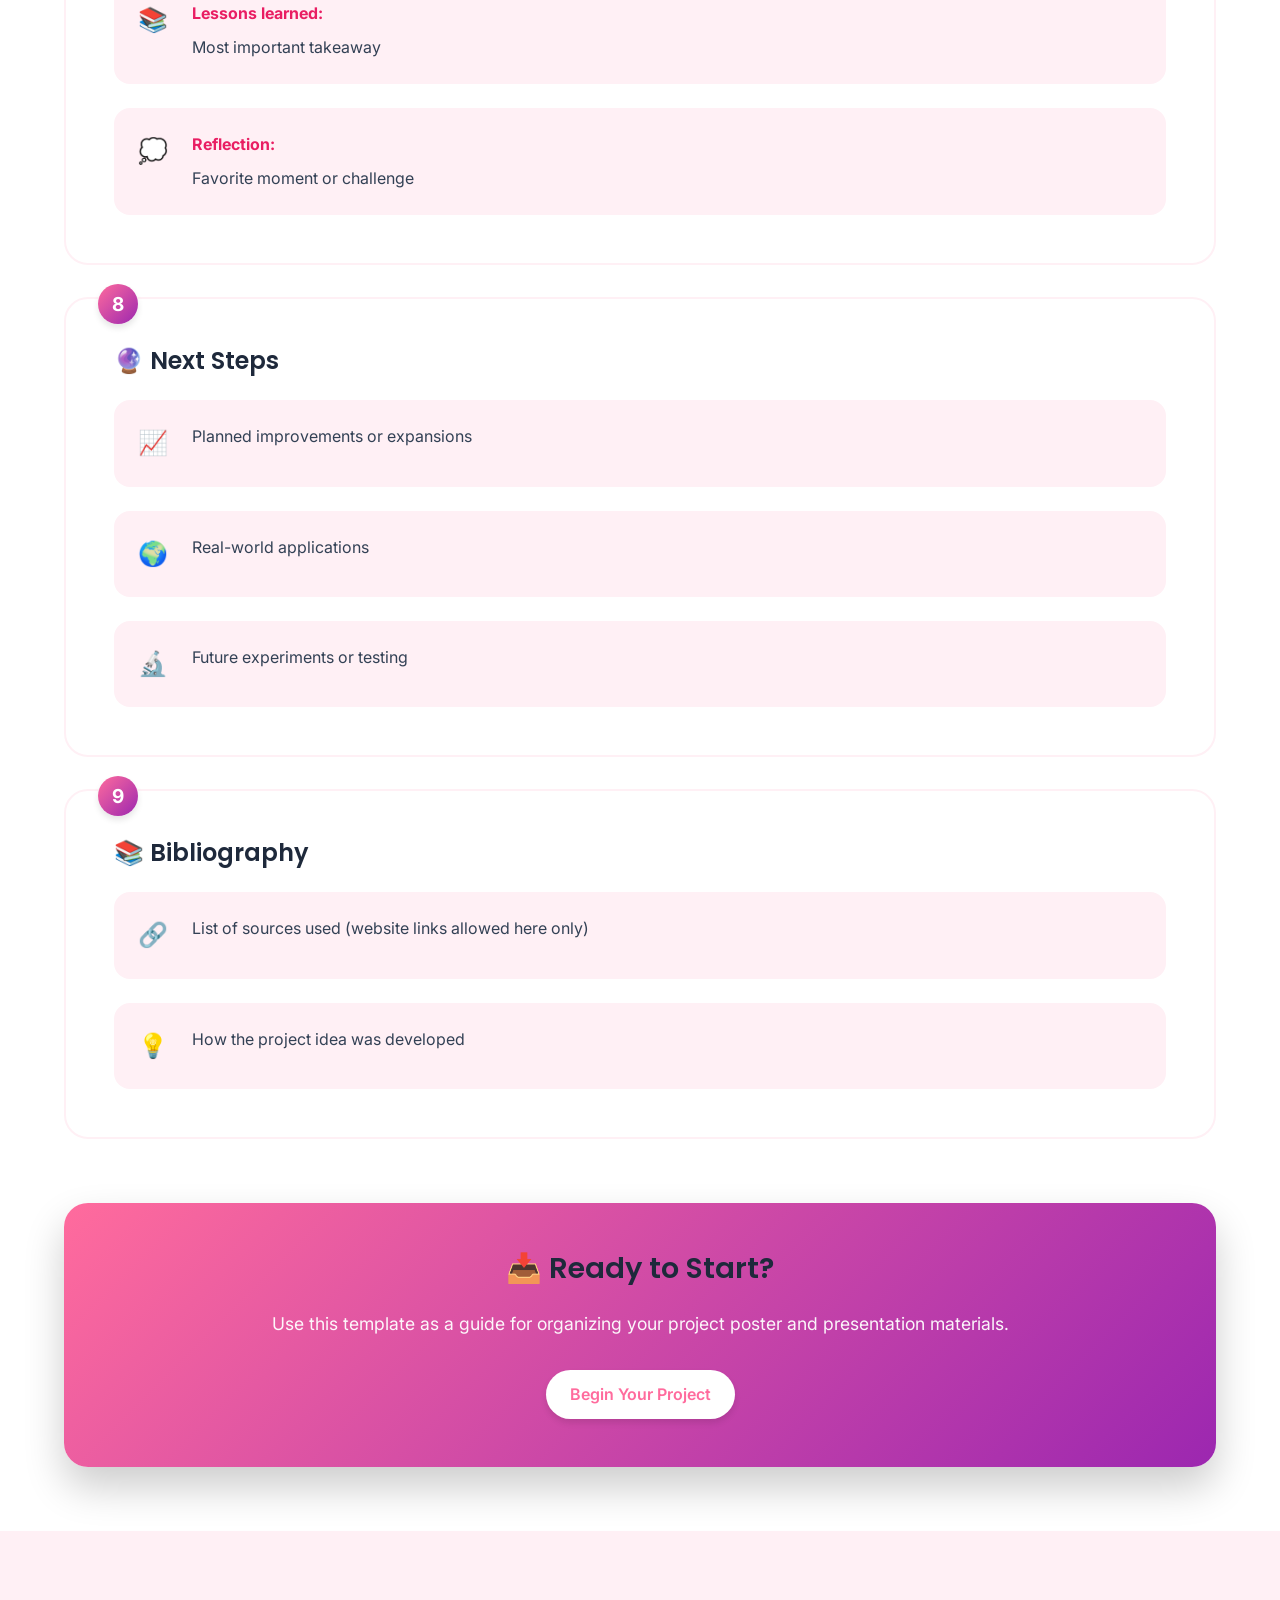
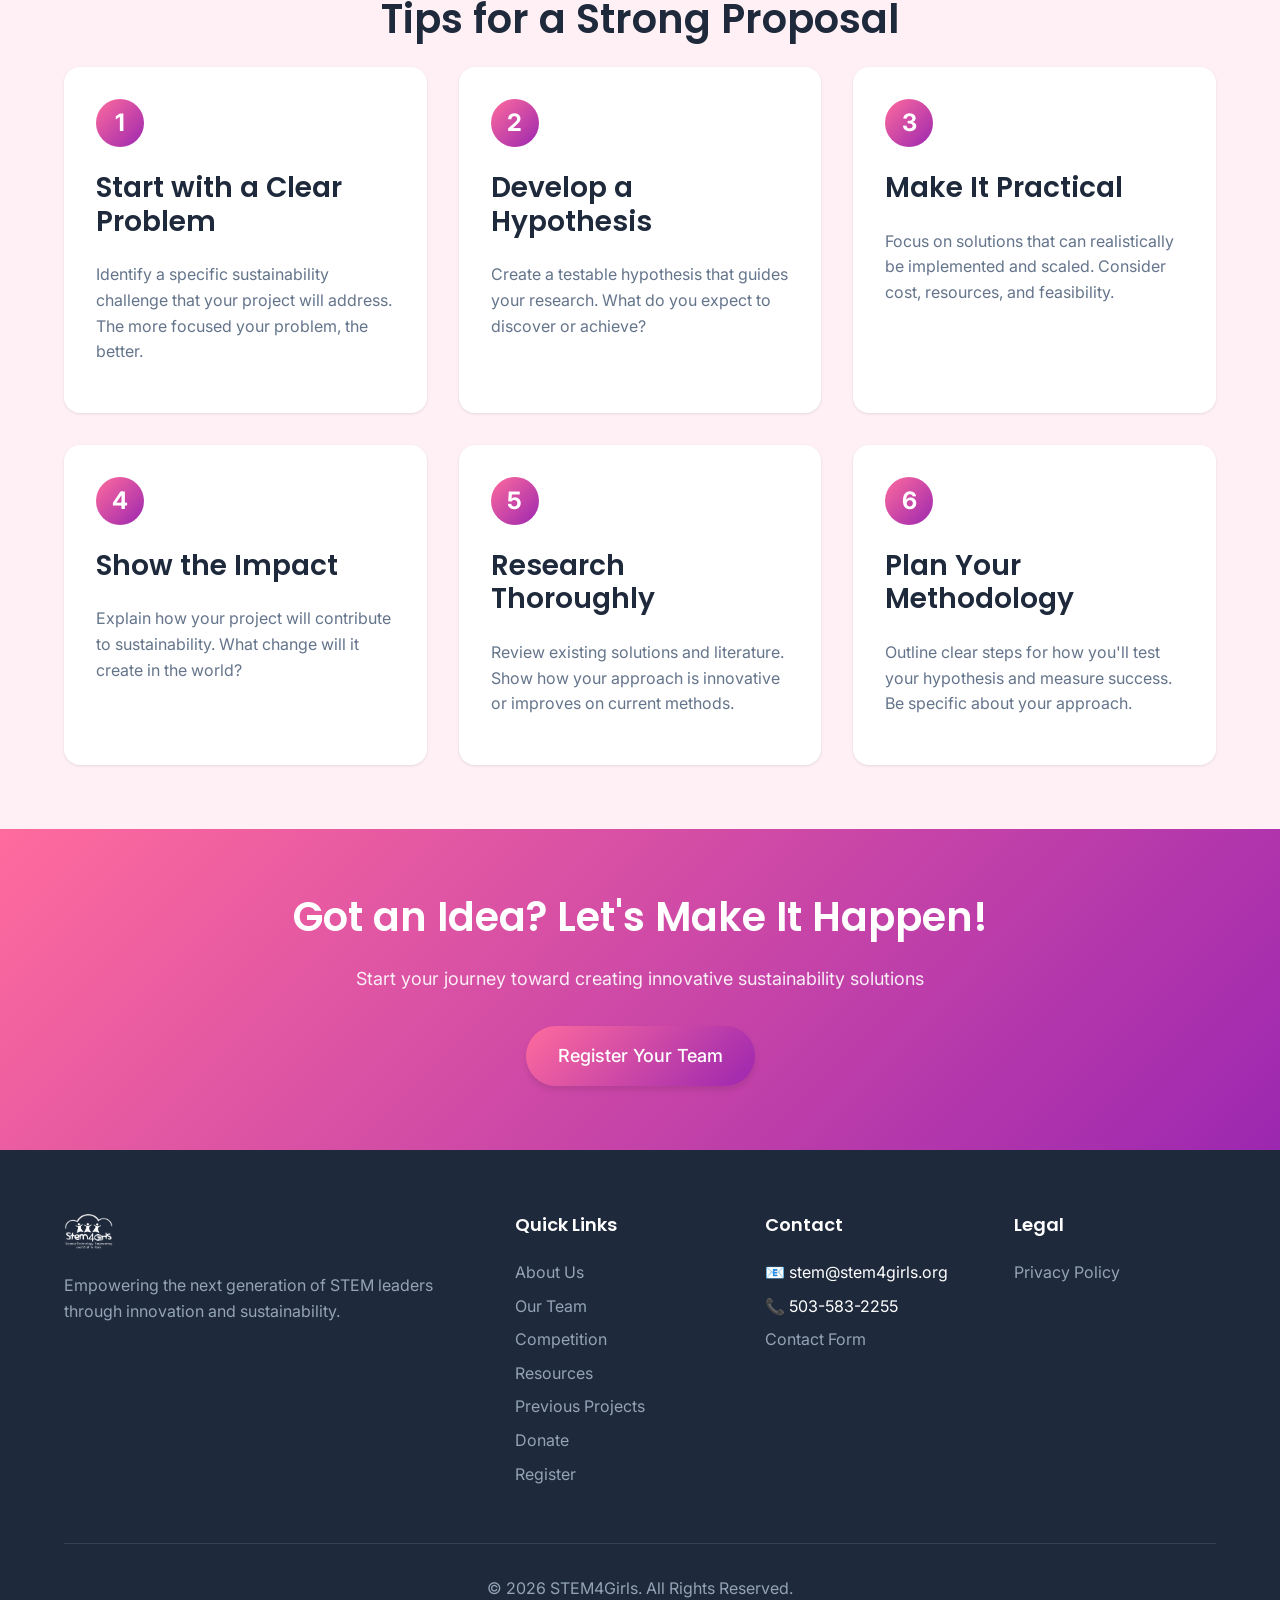
<file: resources.html>
<!DOCTYPE html>
<html lang="en">
<head>
    <meta charset="UTF-8">
    <meta name="viewport" content="width=device-width, initial-scale=1.0">
    <meta name="description" content="STEM Project Ideas and Resources for Sustainability Challenge">
    <title>Resources & Project Ideas | STEM4Girls</title>
    <link rel="icon" href="images/favicon.ico" sizes="any">
    <link rel="icon" type="image/png" sizes="32x32" href="images/favicon-32x32.png">
    <link rel="apple-touch-icon" href="images/apple-touch-icon.png">
    <link rel="stylesheet" href="css/styles.css">
    <link rel="preconnect" href="https://fonts.googleapis.com">
    <link rel="preconnect" href="https://fonts.gstatic.com" crossorigin>
    <link href="https://fonts.googleapis.com/css2?family=Poppins:wght@300;400;500;600;700&family=Inter:wght@300;400;500;600&display=swap" rel="stylesheet">
</head>
<body>
    <!-- Navigation -->
    <nav class="navbar">
        <div class="container">
            <div class="nav-wrapper">
                <a href="index.html" class="logo">
                    <img src="images/logo-inverse.png" alt="STEM4Girls" class="logo-img">
                </a>
                <button class="mobile-menu-toggle" aria-label="Toggle menu">
                    <span></span>
                    <span></span>
                    <span></span>
                </button>
                <ul class="nav-links">
                    <li><a href="index.html">Home</a></li>
                    <li><a href="about.html">About Us</a></li>
                    <li><a href="competition.html">Competition</a></li>
                    <li><a href="resources.html" class="active">Resources</a></li>
                    <li><a href="previous-projects.html">Previous Projects</a></li>
                    <li><a href="team.html">Team</a></li>
                    <li><a href="join-us.html">Join Us</a></li>
                    <li><a href="contact.html">Contact</a></li>
                    <li><a href="donate.html">Donate</a></li><li><a href="register.html" class="btn-primary">Register Now</a></li>
                </ul>
            </div>
        </div>
    </nav>

    <!-- Page Header -->
    <section class="page-header">
        <div class="container">
            <h1>Project Ideas & Resources</h1>
            <p>Get inspired by example topics across diverse STEM fields</p>
        </div>
    </section>

    <!-- Introduction -->
    <section class="resources-intro">
        <div class="container">
            <div class="intro-card">
                <p class="large-text">Below are example topics to inspire your creativity. These are simply examples, you're encouraged to explore topics outside of these areas as long as your project follows the submission guidelines!</p>
                <p>Remember: Your project should be hypothesis-driven, focus on health, and contribute to creating a better future.</p>
            </div>
        </div>
    </section>

    <!-- Project Poster Guide -->
    <section class="poster-guide">
        <div class="container">
            <div class="guide-header">
                <h2 class="section-title text-center">📋 Project Poster Template</h2>
                <p class="large-text text-center">Use this structure to create a compelling scientific poster for your project</p>
            </div>

            <div class="poster-template">
                <!-- Poster Header -->
                <div class="template-section header-section">
                    <div class="section-badge">Header</div>
                    <h3>Project Title</h3>
                    <p class="meta-text">Student Name(s) • School • Grade • Competition Name</p>
                </div>

                <!-- Problem Statement -->
                <div class="template-section" id="problem-statement">
                    <div class="section-badge">1</div>
                    <h3>🔍 Problem Statement</h3>
                    <div class="section-content">
                        <div class="content-item">
                            <span class="bullet-icon">📌</span>
                            <div>
                                <strong>Problem overview:</strong>
                                <p>What real-world problem does this project address?</p>
                            </div>
                        </div>
                        <div class="content-item">
                            <span class="bullet-icon">⚡</span>
                            <div>
                                <strong>Importance:</strong>
                                <p>Why is this problem worth solving?</p>
                            </div>
                        </div>
                        <div class="content-item">
                            <span class="bullet-icon">📐</span>
                            <div>
                                <strong>Design criteria:</strong>
                                <ul class="sub-list">
                                    <li>Requirements for success</li>
                                    <li>Constraints (cost, safety, materials, time)</li>
                                </ul>
                            </div>
                        </div>
                    </div>
                </div>

                <!-- Proposed Solution -->
                <div class="template-section" id="proposed-solution">
                    <div class="section-badge">2</div>
                    <h3>💡 Proposed Solution</h3>
                    <div class="section-content">
                        <div class="content-item">
                            <span class="bullet-icon">🎯</span>
                            <div>
                                <strong>Solution concept:</strong>
                                <p>What solution did you propose?</p>
                            </div>
                        </div>
                        <div class="content-item">
                            <span class="bullet-icon">✨</span>
                            <div>
                                <strong>Design goals:</strong>
                                <p>How does it meet the criteria?</p>
                            </div>
                        </div>
                        <div class="content-item">
                            <span class="bullet-icon">🚀</span>
                            <div>
                                <strong>Expected benefits:</strong>
                                <p>Improvements over existing solutions</p>
                            </div>
                        </div>
                    </div>
                </div>

                <!-- Design & Methods -->
                <div class="template-section" id="design-methods">
                    <div class="section-badge">3</div>
                    <h3>🛠️ Design & Methods</h3>
                    <div class="section-content">
                        <div class="content-item">
                            <span class="bullet-icon">📝</span>
                            <div>
                                <strong>Design description:</strong>
                                <p>What was designed or built?</p>
                            </div>
                        </div>
                        <div class="content-item">
                            <span class="bullet-icon">🔧</span>
                            <div>
                                <strong>Materials & tools:</strong>
                                <p>Key materials, software, or technologies used</p>
                            </div>
                        </div>
                        <div class="content-item">
                            <span class="bullet-icon">💎</span>
                            <div>
                                <strong>Innovation:</strong>
                                <p>How this design improves existing approaches</p>
                            </div>
                        </div>
                    </div>
                </div>

                <!-- Construction & Testing -->
                <div class="template-section" id="construction-testing">
                    <div class="section-badge">4</div>
                    <h3>🔬 Construction & Testing</h3>
                    <div class="section-content">
                        <div class="content-item">
                            <span class="bullet-icon">🏗️</span>
                            <div>
                                <strong>Build process:</strong>
                                <p>How the solution was constructed or implemented</p>
                            </div>
                        </div>
                        <div class="content-item">
                            <span class="bullet-icon">🧪</span>
                            <div>
                                <strong>Testing protocol:</strong>
                                <p>How testing was conducted</p>
                            </div>
                        </div>
                        <div class="content-item">
                            <span class="bullet-icon">📊</span>
                            <div>
                                <strong>Evaluation criteria:</strong>
                                <p>Metrics used to measure effectiveness</p>
                            </div>
                        </div>
                    </div>
                </div>

                <!-- Results -->
                <div class="template-section" id="results">
                    <div class="section-badge">5</div>
                    <h3>📈 Results</h3>
                    <div class="section-content">
                        <div class="content-item">
                            <span class="bullet-icon">✅</span>
                            <div>
                                <strong>Effectiveness:</strong>
                                <p>Did the solution work as intended?</p>
                            </div>
                        </div>
                        <div class="content-item">
                            <span class="bullet-icon">📉</span>
                            <div>
                                <strong>Data summary:</strong>
                                <p>Key observations or measurements</p>
                            </div>
                        </div>
                        <div class="content-item">
                            <span class="bullet-icon">⚠️</span>
                            <div>
                                <strong>Limitations:</strong>
                                <p>Criteria that could not be applied</p>
                            </div>
                        </div>
                        <div class="content-item">
                            <span class="bullet-icon">🔢</span>
                            <div>
                                <strong>Analysis:</strong>
                                <p>Statistical or special analysis methods used</p>
                            </div>
                        </div>
                    </div>
                </div>

                <!-- Discussion -->
                <div class="template-section" id="discussion">
                    <div class="section-badge">6</div>
                    <h3>💬 Discussion</h3>
                    <div class="section-content">
                        <div class="content-item">
                            <span class="bullet-icon">🔍</span>
                            <div>
                                <p>Interpretation of results</p>
                            </div>
                        </div>
                        <div class="content-item">
                            <span class="bullet-icon">⚖️</span>
                            <div>
                                <p>Strengths and weaknesses of the design</p>
                            </div>
                        </div>
                        <div class="content-item">
                            <span class="bullet-icon">📍</span>
                            <div>
                                <p>Sources of error or uncertainty</p>
                            </div>
                        </div>
                    </div>
                </div>

                <!-- Takeaways -->
                <div class="template-section" id="takeaways">
                    <div class="section-badge">7</div>
                    <h3>🌟 Takeaways</h3>
                    <div class="section-content">
                        <div class="content-item">
                            <span class="bullet-icon">😮</span>
                            <div>
                                <strong>Surprises:</strong>
                                <p>Unexpected results or outcomes</p>
                            </div>
                        </div>
                        <div class="content-item">
                            <span class="bullet-icon">📚</span>
                            <div>
                                <strong>Lessons learned:</strong>
                                <p>Most important takeaway</p>
                            </div>
                        </div>
                        <div class="content-item">
                            <span class="bullet-icon">💭</span>
                            <div>
                                <strong>Reflection:</strong>
                                <p>Favorite moment or challenge</p>
                            </div>
                        </div>
                    </div>
                </div>

                <!-- Next Steps -->
                <div class="template-section" id="next-steps">
                    <div class="section-badge">8</div>
                    <h3>🔮 Next Steps</h3>
                    <div class="section-content">
                        <div class="content-item">
                            <span class="bullet-icon">📈</span>
                            <div>
                                <p>Planned improvements or expansions</p>
                            </div>
                        </div>
                        <div class="content-item">
                            <span class="bullet-icon">🌍</span>
                            <div>
                                <p>Real-world applications</p>
                            </div>
                        </div>
                        <div class="content-item">
                            <span class="bullet-icon">🔬</span>
                            <div>
                                <p>Future experiments or testing</p>
                            </div>
                        </div>
                    </div>
                </div>

                <!-- Bibliography -->
                <div class="template-section" id="bibliography">
                    <div class="section-badge">9</div>
                    <h3>📚 Bibliography</h3>
                    <div class="section-content">
                        <div class="content-item">
                            <span class="bullet-icon">🔗</span>
                            <div>
                                <p>List of sources used (website links allowed here only)</p>
                            </div>
                        </div>
                        <div class="content-item">
                            <span class="bullet-icon">💡</span>
                            <div>
                                <p>How the project idea was developed</p>
                            </div>
                        </div>
                    </div>
                </div>

                <!-- Download Template -->
                <div class="template-footer">
                    <div class="download-card">
                        <h4>📥 Ready to Start?</h4>
                        <p>Use this template as a guide for organizing your project poster and presentation materials.</p>
                        <a href="register.html" class="btn btn-primary">Begin Your Project</a>
                    </div>
                </div>
            </div>
        </div>
    </section>

    <!-- Tips Section -->
    <section class="tips-section">
        <div class="container">
            <h2 class="section-title text-center">Tips for a Strong Proposal</h2>
            <div class="tips-grid">
                <div class="tip-card">
                    <div class="tip-number">1</div>
                    <h3>Start with a Clear Problem</h3>
                    <p>Identify a specific sustainability challenge that your project will address. The more focused your problem, the better.</p>
                </div>
                <div class="tip-card">
                    <div class="tip-number">2</div>
                    <h3>Develop a Hypothesis</h3>
                    <p>Create a testable hypothesis that guides your research. What do you expect to discover or achieve?</p>
                </div>
                <div class="tip-card">
                    <div class="tip-number">3</div>
                    <h3>Make It Practical</h3>
                    <p>Focus on solutions that can realistically be implemented and scaled. Consider cost, resources, and feasibility.</p>
                </div>
                <div class="tip-card">
                    <div class="tip-number">4</div>
                    <h3>Show the Impact</h3>
                    <p>Explain how your project will contribute to sustainability. What change will it create in the world?</p>
                </div>
                <div class="tip-card">
                    <div class="tip-number">5</div>
                    <h3>Research Thoroughly</h3>
                    <p>Review existing solutions and literature. Show how your approach is innovative or improves on current methods.</p>
                </div>
                <div class="tip-card">
                    <div class="tip-number">6</div>
                    <h3>Plan Your Methodology</h3>
                    <p>Outline clear steps for how you'll test your hypothesis and measure success. Be specific about your approach.</p>
                </div>
            </div>
        </div>
    </section>

    <!-- CTA Section -->
    <section class="cta-section">
        <div class="container">
            <div class="cta-content">
                <h2>Got an Idea? Let's Make It Happen!</h2>
                <p>Start your journey toward creating innovative sustainability solutions</p>
                <div class="cta-buttons">
                    <a href="register.html" class="btn btn-primary btn-lg">Register Your Team</a>
                </div>
            </div>
        </div>
    </section>

    <!-- Footer -->
    <footer class="footer">
        <div class="container">
            <div class="footer-content">
                <div class="footer-section">
                    <h3 class="footer-logo">
                        <img src="images/logo-inverse.png" alt="STEM4Girls">
                    </h3>
                    <p>Empowering the next generation of STEM leaders through innovation and sustainability.</p>
                </div>
                <div class="footer-section">
                    <h4>Quick Links</h4>
                    <ul>
                        <li><a href="about.html">About Us</a></li>
                        <li><a href="team.html">Our Team</a></li>
                        <li><a href="competition.html">Competition</a></li>
                        <li><a href="resources.html">Resources</a></li>
						<li><a href="previous-projects.html">Previous Projects</a></li>
                        <li><a href="donate.html">Donate</a></li><li><a href="register.html">Register</a></li>
                    </ul>
                </div>
                <div class="footer-section">
                    <h4>Contact</h4>
                    <ul>
                        <li>📧 stem@stem4girls.org</li>
                        <li>📞 503-583-2255</li>
                        <li><a href="contact.html">Contact Form</a></li>
                    </ul>
                </div>
                <div class="footer-section">
                    <h4>Legal</h4>
                    <ul>
                        <li><a href="privacy.html">Privacy Policy</a></li>
                    </ul>
                </div>
            </div>
            <div class="footer-bottom">
                <p>&copy; 2026 STEM4Girls. All Rights Reserved.</p>
            </div>
        </div>
    </footer>

    <script src="js/script.js"></script>
</body>
</html>
</file>
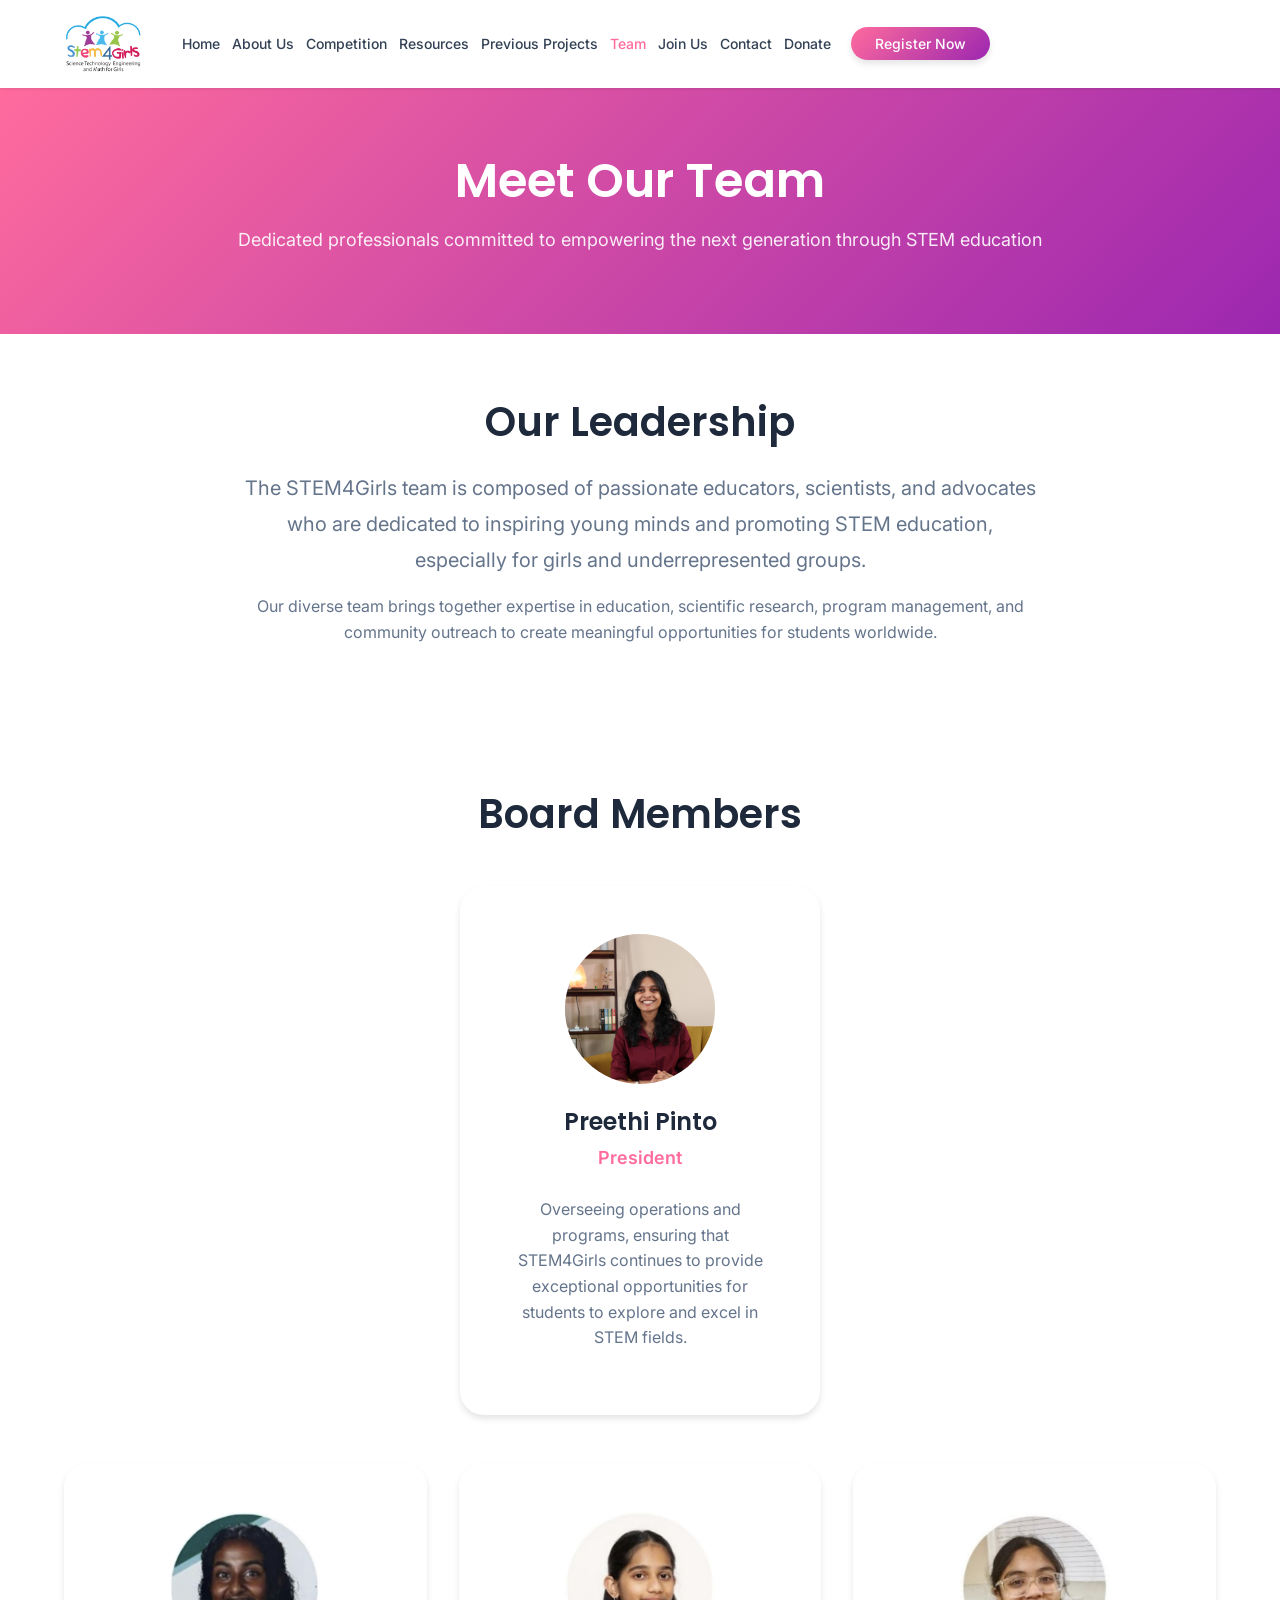
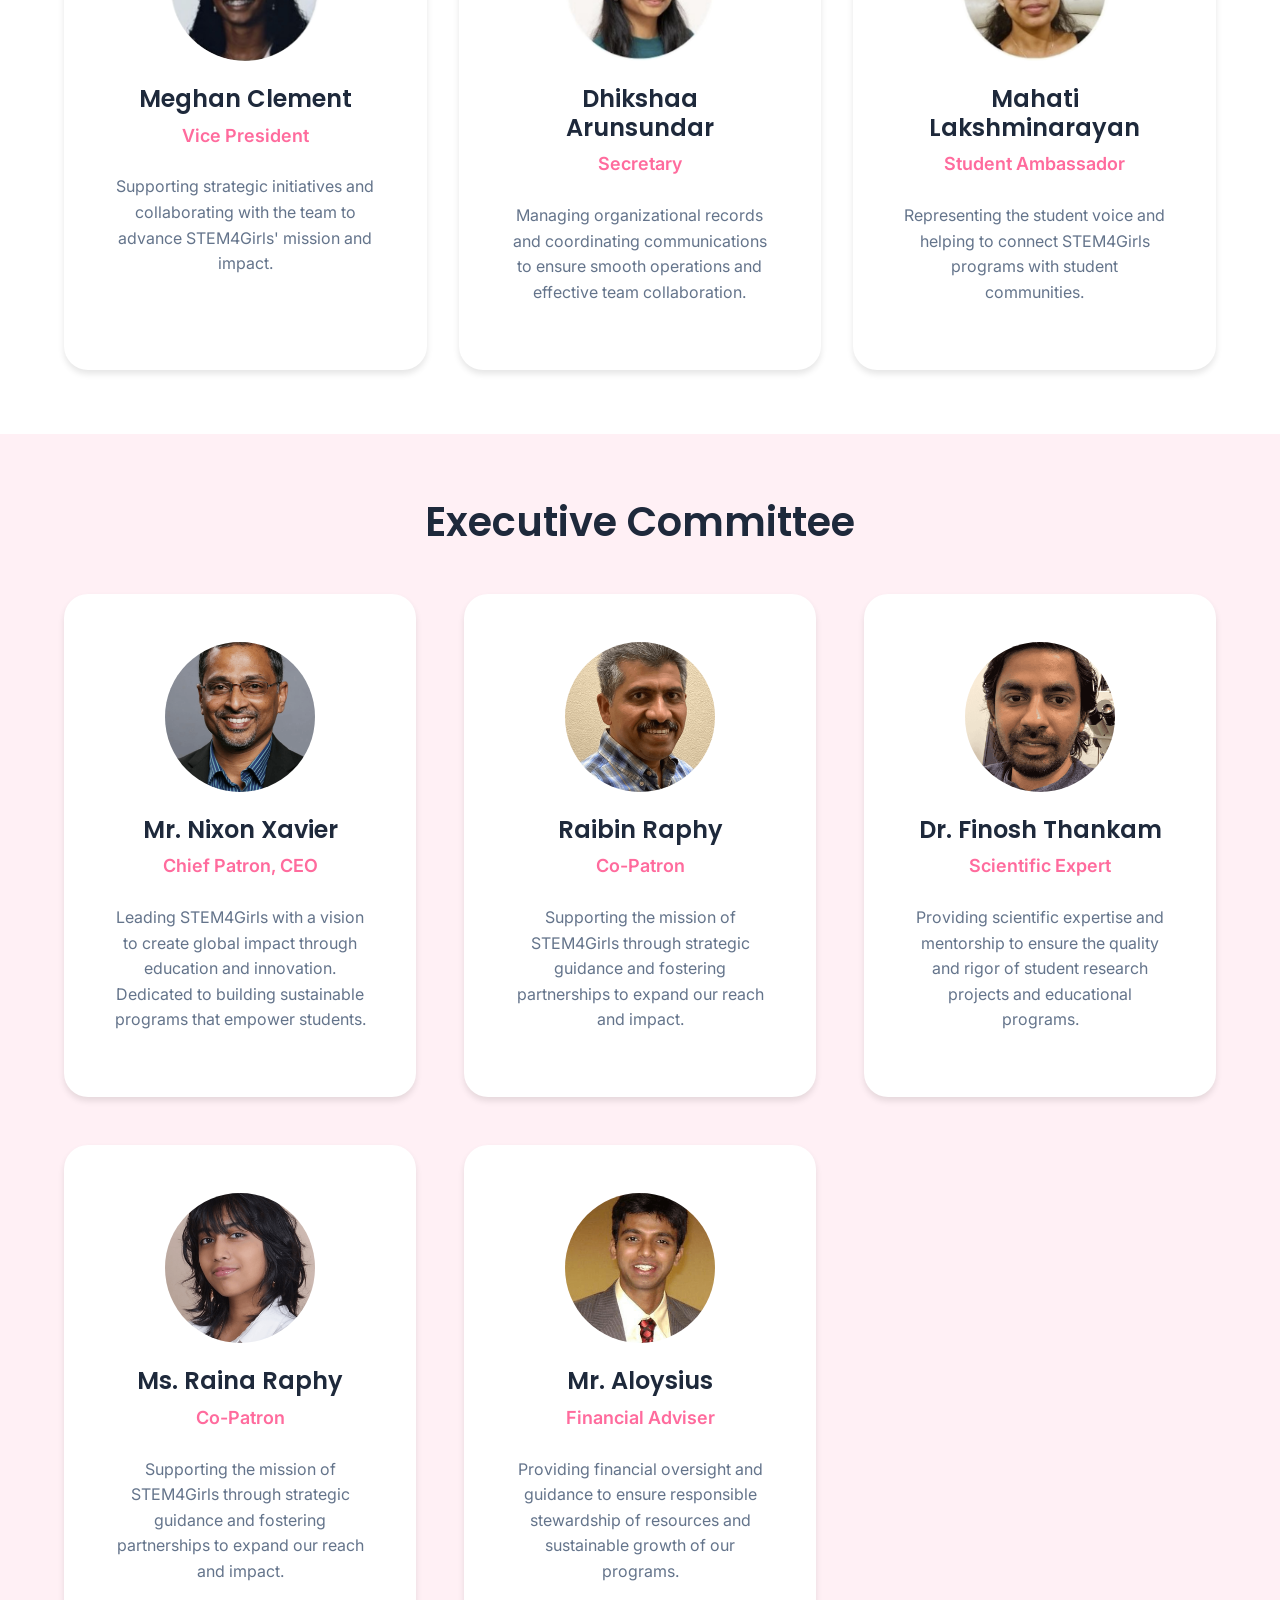
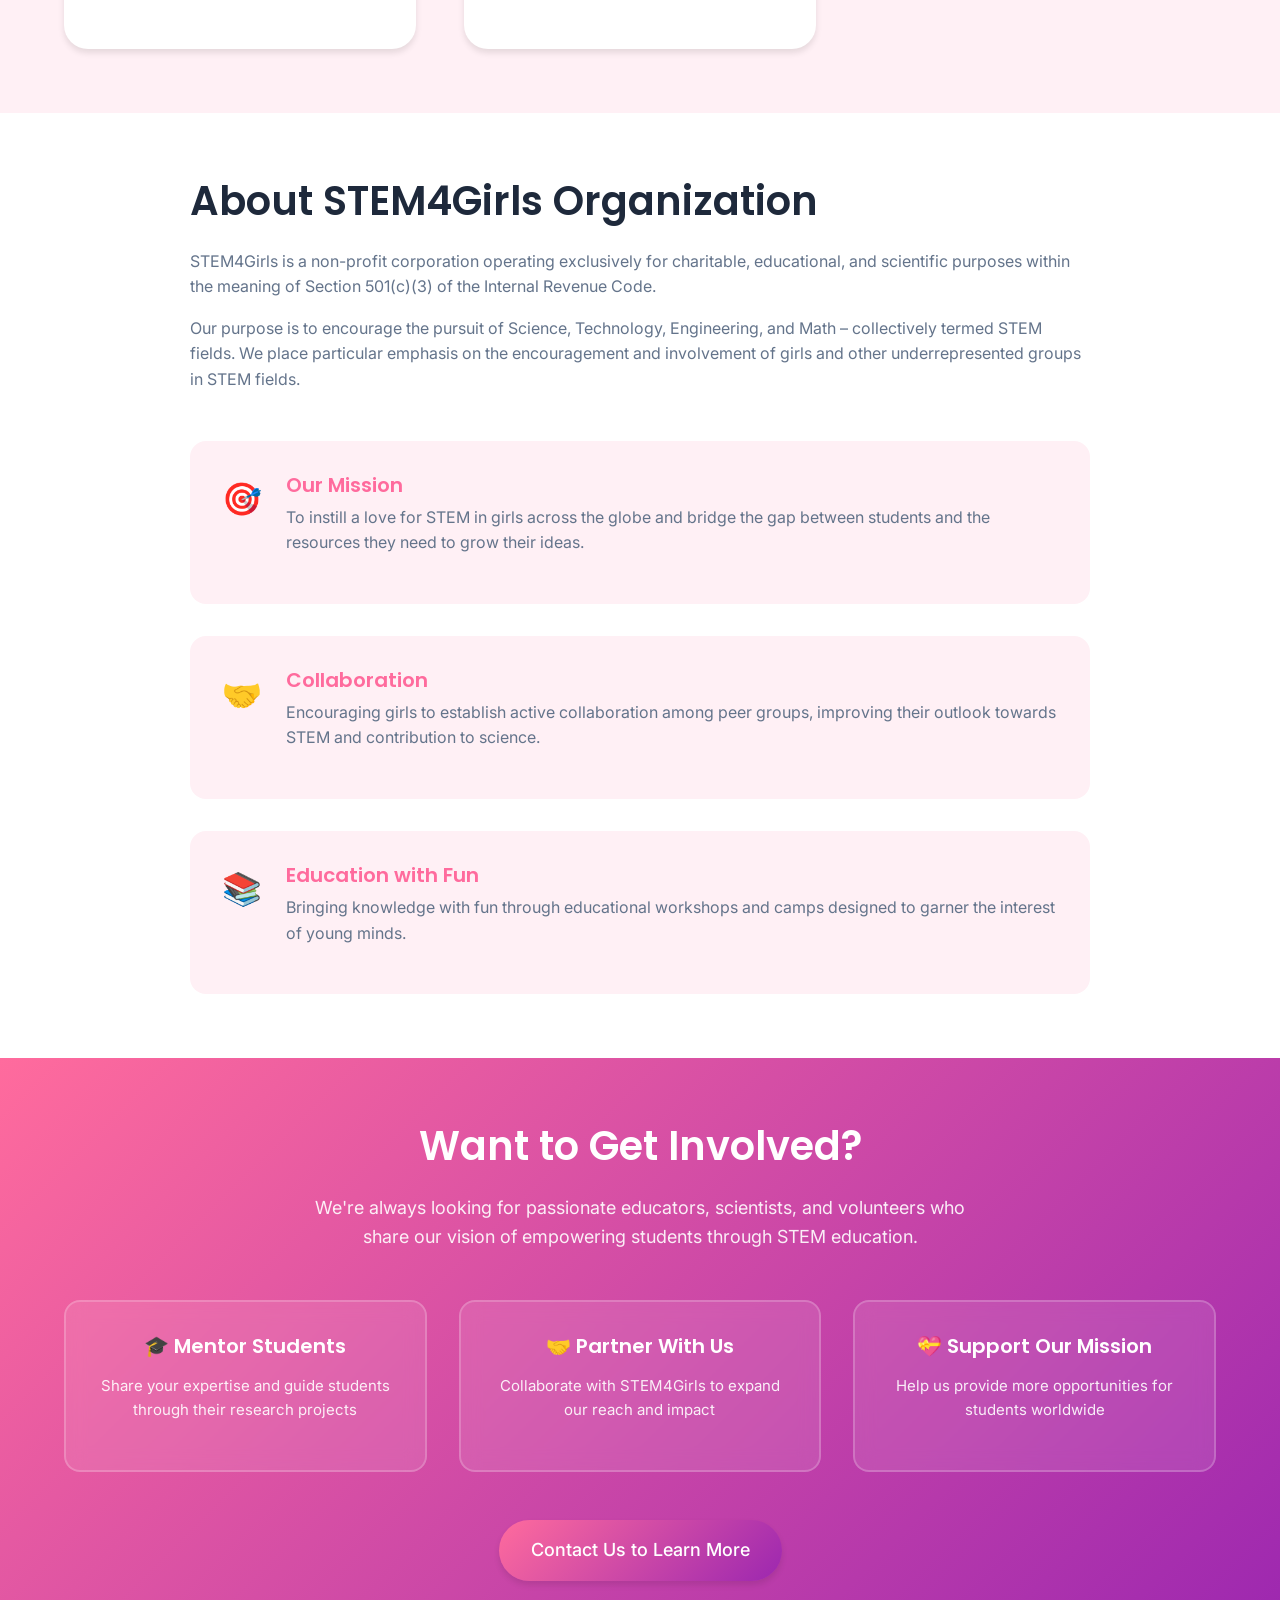
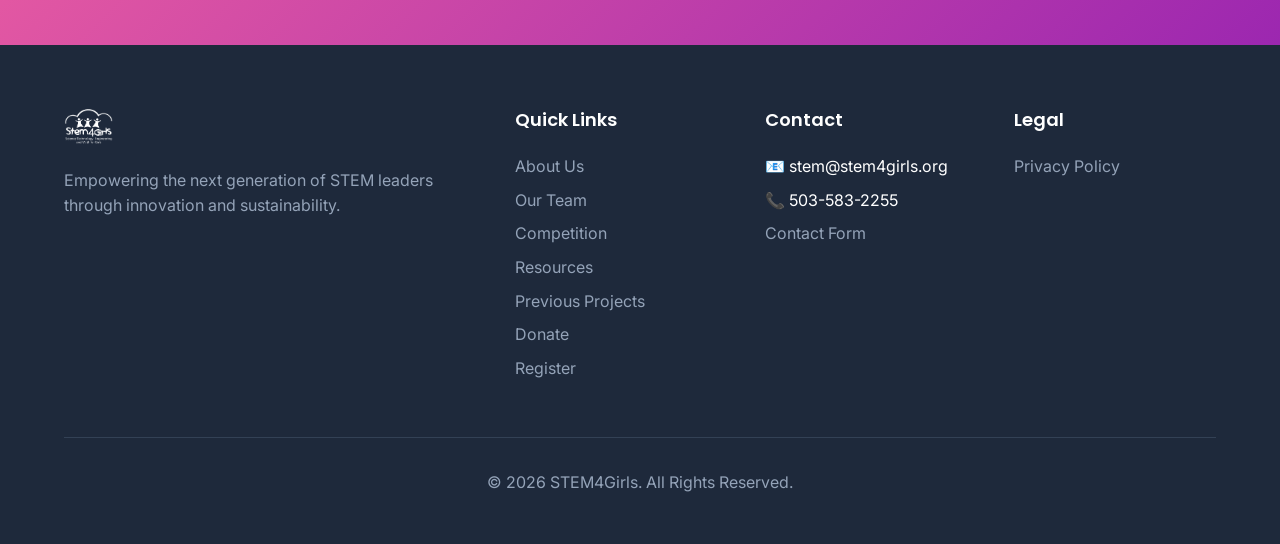
<file: team.html>
<!DOCTYPE html>
<html lang="en">
<head>
    <meta charset="UTF-8">
    <meta name="viewport" content="width=device-width, initial-scale=1.0">
    <meta name="description" content="Meet the STEM4Girls team - passionate educators and STEM advocates">
    <title>Our Team | STEM4Girls</title>
    <link rel="icon" href="images/favicon.ico" sizes="any">
    <link rel="icon" type="image/png" sizes="32x32" href="images/favicon-32x32.png">
    <link rel="apple-touch-icon" href="images/apple-touch-icon.png">
    <link rel="stylesheet" href="css/styles.css">
    <link rel="preconnect" href="https://fonts.googleapis.com">
    <link rel="preconnect" href="https://fonts.gstatic.com" crossorigin>
    <link href="https://fonts.googleapis.com/css2?family=Poppins:wght@300;400;500;600;700&family=Inter:wght@300;400;500;600&display=swap" rel="stylesheet">
    <style>
        /* President – single card, centered */
        .team-grid-solo {
            display: flex;
            justify-content: center;
            margin-bottom: var(--spacing-xl, 2.5rem);
        }
        .team-grid-solo .team-card {
            max-width: 360px;
            width: 100%;
        }

        /* VP / Secretary / Ambassador – fixed 3-column row */
        .team-grid-three {
            display: grid;
            grid-template-columns: repeat(3, 1fr);
            gap: var(--spacing-lg, 2rem);
        }
        @media (max-width: 900px) {
            .team-grid-three {
                grid-template-columns: repeat(2, 1fr);
            }
        }
        @media (max-width: 580px) {
            .team-grid-three {
                grid-template-columns: 1fr;
            }
        }
    </style>
</head>
<body>
    <!-- Navigation -->
    <nav class="navbar">
        <div class="container">
            <div class="nav-wrapper">
                <a href="index.html" class="logo">
                    <img src="images/logo-inverse.png" alt="STEM4Girls" class="logo-img">
                </a>
                <button class="mobile-menu-toggle" aria-label="Toggle menu">
                    <span></span>
                    <span></span>
                    <span></span>
                </button>
                <ul class="nav-links">
                    <li><a href="index.html">Home</a></li>
                    <li><a href="about.html">About Us</a></li>
                    <li><a href="competition.html">Competition</a></li>
                    <li><a href="resources.html">Resources</a></li>
                    <li><a href="previous-projects.html">Previous Projects</a></li>
                    <li><a href="team.html" class="active">Team</a></li>
                    <li><a href="join-us.html">Join Us</a></li>
                    <li><a href="contact.html">Contact</a></li>
                    <li><a href="donate.html">Donate</a></li><li><a href="register.html" class="btn-primary">Register Now</a></li>
                </ul>
            </div>
        </div>
    </nav>

    <!-- Page Header -->
    <section class="page-header">
        <div class="container">
            <h1>Meet Our Team</h1>
            <p>Dedicated professionals committed to empowering the next generation through STEM education</p>
        </div>
    </section>

    <!-- Team Introduction -->
    <section class="team-intro">
        <div class="container">
            <div class="intro-content">
                <h2 class="section-title">Our Leadership</h2>
                <p class="large-text">The STEM4Girls team is composed of passionate educators, scientists, and advocates who are dedicated to inspiring young minds and promoting STEM education, especially for girls and underrepresented groups.</p>
                <p>Our diverse team brings together expertise in education, scientific research, program management, and community outreach to create meaningful opportunities for students worldwide.</p>
            </div>
        </div>
    </section>

    <!-- Board Members -->
    <section class="team-members board-members">
        <div class="container">
            <h2 class="section-title text-center">Board Members</h2>

            <!-- President – centered solo row -->
            <div class="team-grid team-grid-solo">
                <div class="team-card">
                    <div class="team-image-placeholder">
                        <img src="images/preethi.jpeg" alt="Preethi">
                    </div>
                    <div class="team-info">
                        <h3>Preethi Pinto</h3>
                        <p class="team-role">President</p>
                        <p class="team-description">Overseeing operations and programs, ensuring that STEM4Girls continues to provide exceptional opportunities for students to explore and excel in STEM fields.</p>
                    </div>
                </div>
            </div>

            <!-- VP, Secretary, Student Ambassador – 3-column row -->
            <div class="team-grid team-grid-three">
                <div class="team-card">
                    <div class="team-image-placeholder">
                        <img src="images/meghan clement.jpg" alt="Meghan Clement">
                    </div>
                    <div class="team-info">
                        <h3>Meghan Clement</h3>
                        <p class="team-role">Vice President</p>
                        <p class="team-description">Supporting strategic initiatives and collaborating with the team to advance STEM4Girls' mission and impact.</p>
                    </div>
                </div>

                <div class="team-card">
                    <div class="team-image-placeholder">
                        <img src="images/dhikshaa arunsundar.jpg" alt="Dhikshaa Arunsundar">
                    </div>
                    <div class="team-info">
                        <h3>Dhikshaa Arunsundar</h3>
                        <p class="team-role">Secretary</p>
                        <p class="team-description">Managing organizational records and coordinating communications to ensure smooth operations and effective team collaboration.</p>
                    </div>
                </div>

                <div class="team-card">
                    <div class="team-image-placeholder">
                        <img src="images/mahati lakshminarayan.jpg" alt="Mahati Lakshminarayan">
                    </div>
                    <div class="team-info">
                        <h3>Mahati Lakshminarayan</h3>
                        <p class="team-role">Student Ambassador</p>
                        <p class="team-description">Representing the student voice and helping to connect STEM4Girls programs with student communities.</p>
                    </div>
                </div>
            </div>
        </div>
    </section>

    <!-- Executive Committee -->
    <section class="team-members executive-committee">
        <div class="container">
            <h2 class="section-title text-center">Executive Committee</h2>
            <div class="team-grid">
                <div class="team-card">
                    <div class="team-image-placeholder">
                        <img src="images/nixon.png" alt="Mr. Nixon Xavier">
                    </div>
                    <div class="team-info">
                        <h3>Mr. Nixon Xavier</h3>
                        <p class="team-role">Chief Patron, CEO</p>
                        <p class="team-description">Leading STEM4Girls with a vision to create global impact through education and innovation. Dedicated to building sustainable programs that empower students.</p>
                    </div>
                </div>

                <div class="team-card">
                    <div class="team-image-placeholder">
                        <img src="images/raibin.png" alt="Raibin Raphy">
                    </div>
                    <div class="team-info">
                        <h3>Raibin Raphy</h3>
                        <p class="team-role">Co-Patron</p>
                        <p class="team-description">Supporting the mission of STEM4Girls through strategic guidance and fostering partnerships to expand our reach and impact.</p>
                    </div>
                </div>

                <div class="team-card">
                    <div class="team-image-placeholder">
                        <img src="images/finosh-latest.png" alt="Dr. Finosh Thankam">
                    </div>
                    <div class="team-info">
                        <h3>Dr. Finosh Thankam</h3>
                        <p class="team-role">Scientific Expert</p>
                        <p class="team-description">Providing scientific expertise and mentorship to ensure the quality and rigor of student research projects and educational programs.</p>
                    </div>
                </div>

                <div class="team-card">
                    <div class="team-image-placeholder">
                        <img src="images/raina.png" alt="Ms. Raina Raphy">
                    </div>
                    <div class="team-info">
                        <h3>Ms. Raina Raphy</h3>
                        <p class="team-role">Co-Patron</p>
                        <p class="team-description">Supporting the mission of STEM4Girls through strategic guidance and fostering partnerships to expand our reach and impact.</p>
                    </div>
                </div>

                <div class="team-card">
                    <div class="team-image-placeholder">
                        <img src="images/alosyus.png" alt="Mr. Aloysius">
                    </div>
                    <div class="team-info">
                        <h3>Mr. Aloysius</h3>
                        <p class="team-role">Financial Adviser</p>
                        <p class="team-description">Providing financial oversight and guidance to ensure responsible stewardship of resources and sustainable growth of our programs.</p>
                    </div>
                </div>
            </div>
        </div>
    </section>

    <!-- Organization Info -->
    <section class="organization-info">
        <div class="container">
            <div class="info-box">
                <h2 class="section-title">About STEM4Girls Organization</h2>
                <p>STEM4Girls is a non-profit corporation operating exclusively for charitable, educational, and scientific purposes within the meaning of Section 501(c)(3) of the Internal Revenue Code.</p>
                <p>Our purpose is to encourage the pursuit of Science, Technology, Engineering, and Math – collectively termed STEM fields. We place particular emphasis on the encouragement and involvement of girls and other underrepresented groups in STEM fields.</p>
                <div class="mission-points">
                    <div class="point-item">
                        <span class="point-icon">🎯</span>
                        <div>
                            <h4>Our Mission</h4>
                            <p>To instill a love for STEM in girls across the globe and bridge the gap between students and the resources they need to grow their ideas.</p>
                        </div>
                    </div>
                    <div class="point-item">
                        <span class="point-icon">🤝</span>
                        <div>
                            <h4>Collaboration</h4>
                            <p>Encouraging girls to establish active collaboration among peer groups, improving their outlook towards STEM and contribution to science.</p>
                        </div>
                    </div>
                    <div class="point-item">
                        <span class="point-icon">📚</span>
                        <div>
                            <h4>Education with Fun</h4>
                            <p>Bringing knowledge with fun through educational workshops and camps designed to garner the interest of young minds.</p>
                        </div>
                    </div>
                </div>
            </div>
        </div>
    </section>

    <!-- Join Us -->
    <section class="join-team">
        <div class="container">
            <div class="join-content">
                <h2>Want to Get Involved?</h2>
                <p>We're always looking for passionate educators, scientists, and volunteers who share our vision of empowering students through STEM education.</p>
                <div class="join-options">
                    <div class="join-option">
                        <h3>🎓 Mentor Students</h3>
                        <p>Share your expertise and guide students through their research projects</p>
                    </div>
                    <div class="join-option">
                        <h3>🤝 Partner With Us</h3>
                        <p>Collaborate with STEM4Girls to expand our reach and impact</p>
                    </div>
                    <div class="join-option">
                        <h3>💝 Support Our Mission</h3>
                        <p>Help us provide more opportunities for students worldwide</p>
                    </div>
                </div>
                <a href="contact.html" class="btn btn-primary btn-lg">Contact Us to Learn More</a>
            </div>
        </div>
    </section>

    <!-- Footer -->
    <footer class="footer">
        <div class="container">
            <div class="footer-content">
                <div class="footer-section">
                    <h3 class="footer-logo">
                        <img src="images/logo-inverse.png" alt="STEM4Girls">
                    </h3>
                    <p>Empowering the next generation of STEM leaders through innovation and sustainability.</p>
                </div>
                <div class="footer-section">
                    <h4>Quick Links</h4>
                    <ul>
                        <li><a href="about.html">About Us</a></li>
                        <li><a href="team.html">Our Team</a></li>
                        <li><a href="competition.html">Competition</a></li>
                        <li><a href="resources.html">Resources</a></li>
						<li><a href="previous-projects.html">Previous Projects</a></li>
                        <li><a href="donate.html">Donate</a></li><li><a href="register.html">Register</a></li>
                    </ul>
                </div>
                <div class="footer-section">
                    <h4>Contact</h4>
                    <ul>
                        <li>📧 stem@stem4girls.org</li>
                        <li>📞 503-583-2255</li>
                        <li><a href="contact.html">Contact Form</a></li>
                    </ul>
                </div>
                <div class="footer-section">
                    <h4>Legal</h4>
                    <ul>
                        <li><a href="privacy.html">Privacy Policy</a></li>
                    </ul>
                </div>
            </div>
            <div class="footer-bottom">
                <p>&copy; 2026 STEM4Girls. All Rights Reserved.</p>
            </div>
        </div>
    </footer>

    <script src="js/script.js"></script>
</body>
</html>
</file>
<file: css/styles.css>
/* ===================================
   Project Poster Guide Styles
   =================================== */

.poster-guide {
    padding: var(--spacing-2xl) 0;
    background: var(--white);
}

.guide-header {
    margin-bottom: var(--spacing-2xl);
}

.guide-header .large-text {
    color: var(--gray);
    margin-top: var(--spacing-md);
}

.poster-template {
    max-width: 1200px;
    margin: 0 auto;
}

.template-section {
    background: var(--white);
    border: 2px solid var(--light-bg);
    border-radius: var(--radius-lg);
    padding: var(--spacing-xl);
    margin-bottom: var(--spacing-lg);
    position: relative;
    transition: all 0.3s ease;
}

.template-section:hover {
    border-color: var(--primary-light);
    box-shadow: var(--shadow-lg);
    transform: translateY(-2px);
}

.template-section.header-section {
    background: var(--gradient-primary);
    color: var(--white);
    text-align: center;
    border: none;
}

.template-section.header-section h3 {
    font-size: 2rem;
    margin-bottom: var(--spacing-sm);
}

.template-section.header-section .meta-text {
    font-size: 1.1rem;
    opacity: 0.95;
    color: var(--white);
}

.section-badge {
    position: absolute;
    top: -15px;
    left: var(--spacing-lg);
    background: var(--gradient-primary);
    color: var(--white);
    width: 40px;
    height: 40px;
    border-radius: 50%;
    display: flex;
    align-items: center;
    justify-content: center;
    font-weight: 700;
    font-size: 1.2rem;
    box-shadow: var(--shadow-md);
}

.template-section h3 {
    color: var(--dark);
    font-size: 1.5rem;
    margin-bottom: var(--spacing-md);
    display: flex;
    align-items: center;
    gap: var(--spacing-sm);
}

.section-content {
    display: flex;
    flex-direction: column;
    gap: var(--spacing-md);
}

.content-item {
    display: flex;
    gap: var(--spacing-md);
    align-items: flex-start;
    padding: var(--spacing-md);
    background: var(--light-bg);
    border-radius: var(--radius-md);
    transition: all 0.3s ease;
}

.content-item:hover {
    background: linear-gradient(135deg, rgba(255, 107, 157, 0.1) 0%, rgba(156, 39, 176, 0.1) 100%);
    transform: translateX(5px);
}

.bullet-icon {
    font-size: 1.5rem;
    flex-shrink: 0;
    width: 30px;
    text-align: center;
}

.content-item strong {
    color: var(--primary-dark);
    display: block;
    margin-bottom: var(--spacing-xs);
}

.content-item p {
    color: var(--dark-light);
    line-height: 1.6;
    margin: 0;
}

.sub-list {
    list-style: none;
    padding-left: var(--spacing-md);
    margin-top: var(--spacing-xs);
}

.sub-list li {
    color: var(--dark-light);
    padding: var(--spacing-xs) 0;
    position: relative;
}

.sub-list li:before {
    content: "→";
    position: absolute;
    left: calc(-1 * var(--spacing-md));
    color: var(--primary-color);
    font-weight: 600;
}

.template-footer {
    margin-top: var(--spacing-2xl);
    text-align: center;
}

.download-card {
    background: var(--gradient-primary);
    color: var(--white);
    padding: var(--spacing-xl);
    border-radius: var(--radius-lg);
    box-shadow: var(--shadow-xl);
}

.download-card h4 {
    font-size: 1.8rem;
    margin-bottom: var(--spacing-md);
}

.download-card p {
    font-size: 1.1rem;
    margin-bottom: var(--spacing-lg);
    opacity: 0.95;
    color: var(--white);
}

.download-card .btn {
    background: var(--white);
    color: var(--primary-color);
    font-weight: 600;
}

.download-card .btn:hover {
    background: var(--light-bg);
    transform: translateY(-2px);
    box-shadow: var(--shadow-lg);
}

@media (max-width: 768px) {
    .template-section {
        padding: var(--spacing-lg);
    }

    .template-section h3 {
        font-size: 1.3rem;
    }

    .section-badge {
        width: 35px;
        height: 35px;
        font-size: 1rem;
        left: var(--spacing-md);
    }

    .bullet-icon {
        font-size: 1.2rem;
    }

    .content-item {
        padding: var(--spacing-sm);
    }
}

/* ===================================
   End Project Poster Guide Styles
   =================================== */

/* CSS Variables for consistent theming */
:root {
    /* Color Palette - Logo-inspired with Pink Primary */
    --primary-color: #ff6b9d;
    --primary-dark: #e91e63;
    --primary-light: #ff8eb3;
    --secondary-color: #4dd0e1;
    --accent-color: #9c27b0;
    --accent-secondary: #26c6da;
    
    /* Neutral Colors */
    --dark: #1e293b;
    --dark-light: #334155;
    --gray: #64748b;
    --gray-light: #94a3b8;
    --light-bg: #fff0f5;
    --white: #ffffff;
    
    /* Gradients */
    --gradient-primary: linear-gradient(135deg, #ff6b9d 0%, #9c27b0 100%);
    --gradient-secondary: linear-gradient(135deg, #26c6da 0%, #4dd0e1 100%);
    --gradient-accent: linear-gradient(135deg, #ff6b9d 0%, #4dd0e1 100%);
    
    /* Typography */
    --font-primary: 'Poppins', sans-serif;
    --font-secondary: 'Inter', sans-serif;
    
    /* Spacing */
    --spacing-xs: 0.5rem;
    --spacing-sm: 1rem;
    --spacing-md: 1.5rem;
    --spacing-lg: 2rem;
    --spacing-xl: 3rem;
    --spacing-2xl: 4rem;
    
    /* Border Radius */
    --radius-sm: 0.5rem;
    --radius-md: 1rem;
    --radius-lg: 1.5rem;
    --radius-full: 9999px;
    
    /* Shadows */
    --shadow-sm: 0 1px 3px rgba(0, 0, 0, 0.1);
    --shadow-md: 0 4px 6px rgba(0, 0, 0, 0.1);
    --shadow-lg: 0 10px 25px rgba(0, 0, 0, 0.15);
    --shadow-xl: 0 20px 40px rgba(0, 0, 0, 0.2);
    
    /* Transitions */
    --transition-fast: 0.2s ease;
    --transition-base: 0.3s ease;
    --transition-slow: 0.5s ease;
}

/* ===================================
   Reset & Base Styles
   =================================== */

* {
    margin: 0;
    padding: 0;
    box-sizing: border-box;
}

html {
    scroll-behavior: smooth;
    font-size: 16px;
}

body {
    font-family: var(--font-secondary);
    color: var(--dark);
    line-height: 1.6;
    background-color: var(--white);
    overflow-x: hidden;
}

img {
    max-width: 100%;
    height: auto;
    display: block;
}

a {
    text-decoration: none;
    color: inherit;
    transition: var(--transition-base);
}

ul {
    list-style: none;
}

button {
    font-family: inherit;
    cursor: pointer;
    border: none;
    background: none;
}

/* ===================================
   Container & Layout
   =================================== */

.container {
    max-width: 1200px;
    margin: 0 auto;
    padding: 0 var(--spacing-md);
}

@media (max-width: 768px) {
    .container {
        padding: 0 var(--spacing-sm);
    }
}

/* ===================================
   Typography
   =================================== */

h1, h2, h3, h4, h5, h6 {
    font-family: var(--font-primary);
    font-weight: 600;
    line-height: 1.2;
    color: var(--dark);
    margin-bottom: var(--spacing-md);
}

h1 {
    font-size: 3rem;
}

h2 {
    font-size: 2.5rem;
}

h3 {
    font-size: 1.75rem;
}

h4 {
    font-size: 1.5rem;
}

p {
    margin-bottom: var(--spacing-sm);
    color: var(--gray);
}

.large-text {
    font-size: 1.25rem;
    line-height: 1.8;
}

.gradient-text {
    background: var(--gradient-primary);
    -webkit-background-clip: text;
    -webkit-text-fill-color: transparent;
    background-clip: text;
}

.stem-outlined {
    -webkit-text-stroke: 2px white;
    text-shadow: 
        0 0 10px rgba(255, 255, 255, 0.5),
        0 0 20px rgba(255, 255, 255, 0.3);
    font-weight: 700;
}

@media (max-width: 768px) {
    h1 {
        font-size: 2rem;
    }
    
    h2 {
        font-size: 1.75rem;
    }
    
    h3 {
        font-size: 1.5rem;
    }
}

/* ===================================
   Buttons
   =================================== */

.btn {
    display: inline-block;
    padding: 0.75rem 1.5rem;
    border-radius: var(--radius-full);
    font-weight: 500;
    font-size: 1rem;
    transition: var(--transition-base);
    text-align: center;
    cursor: pointer;
}

.btn-primary {
    background: var(--gradient-primary);
    color: var(--white);
    box-shadow: var(--shadow-md);
}

.btn-primary:hover {
    transform: translateY(-2px);
    box-shadow: var(--shadow-lg);
}

.btn-secondary {
    background: var(--white);
    color: var(--primary-color);
    border: 2px solid var(--primary-color);
}

.btn-secondary:hover {
    background: var(--primary-color);
    color: var(--white);
}

.btn-outline {
    background: transparent;
    color: var(--white);
    border: 2px solid var(--white);
}

.btn-outline:hover {
    background: var(--white);
    color: var(--primary-color);
}

.btn-gyra,
.btn-black-text {
    color: var(--dark) !important;
}

.btn-gyra:hover,
.btn-black-text:hover {
    background: var(--white);
    color: var(--primary-color) !important;
}

.btn-lg {
    padding: 1rem 2rem;
    font-size: 1.125rem;
}

@media (max-width: 768px) {
    .btn {
        padding: 0.625rem 1.25rem;
        font-size: 0.9375rem;
    }
    
    .btn-lg {
        padding: 0.875rem 1.75rem;
        font-size: 1rem;
    }
}

/* ===================================
   Navigation
   =================================== */

.navbar {
    background: var(--white);
    box-shadow: var(--shadow-sm);
    position: sticky;
    top: 0;
    z-index: 1000;
    transition: var(--transition-base);
}

.nav-wrapper {
    display: flex;
    align-items: center;
    gap: 2.5rem;
    padding: var(--spacing-sm) 0;
}

.logo {
    font-family: var(--font-primary);
    font-size: 1.5rem;
    font-weight: 700;
    color: var(--dark);
    display: flex;
    align-items: center;
}

.logo-img {
    height: 56px;
    width: auto;
    display: block;
}

.logo span {
    background: var(--gradient-primary);
    -webkit-background-clip: text;
    -webkit-text-fill-color: transparent;
    background-clip: text;
}

.nav-links {
    display: flex;
    align-items: center;
    gap: 0.75rem;
}

.nav-links a {
    font-weight: 500;
    font-size: 0.875rem;
    color: var(--dark-light);
    transition: var(--transition-fast);
    white-space: nowrap;
}

.nav-links a:hover,
.nav-links a.active {
    color: var(--primary-color);
}

.nav-links .btn-primary {
    color: var(--white);
    padding: 0.5rem 1.5rem;
    border-radius: var(--radius-full);
    margin-left: 0.5rem;
}

.mobile-menu-toggle {
    display: none;
    flex-direction: column;
    gap: 0.375rem;
    padding: 0.5rem;
}

.mobile-menu-toggle span {
    width: 1.5rem;
    height: 0.125rem;
    background: var(--dark);
    transition: var(--transition-base);
}

@media (max-width: 1100px) {
    .mobile-menu-toggle {
        display: flex;
    }
    
    .nav-links {
        position: fixed;
        top: 70px;
        left: -100%;
        width: 100%;
        height: calc(100vh - 70px);
        background: var(--white);
        flex-direction: column;
        padding: var(--spacing-xl) var(--spacing-md);
        gap: var(--spacing-md);
        transition: var(--transition-base);
        box-shadow: var(--shadow-lg);
    }
    
    .nav-links.active {
        left: 0;
    }
    
    .nav-links a {
        width: 100%;
        padding: var(--spacing-sm);
        text-align: center;
    }
}

/* ===================================
   Health Fair Banner
   =================================== */

.health-fair-banner {
    background: var(--light-bg);
    padding: var(--spacing-md) 0;
    border-bottom: 3px solid var(--primary-color);
}

.banner-link {
    display: block;
    max-width: 1000px;
    margin: 0 auto;
    transition: var(--transition-base);
    border-radius: var(--radius-md);
    overflow: hidden;
    box-shadow: var(--shadow-md);
}

.banner-link:hover {
    transform: translateY(-3px);
    box-shadow: var(--shadow-lg);
}

.banner-image {
    width: 100%;
    height: auto;
    display: block;
    transition: var(--transition-base);
}

.banner-link:hover .banner-image {
    opacity: 0.95;
}

@media (max-width: 768px) {
    .health-fair-banner {
        padding: var(--spacing-sm) 0;
    }
}

/* ===================================
   Hero Section
   =================================== */

.hero {
    position: relative;
    background: linear-gradient(135deg, #ff6b9d 0%, #9c27b0 100%);
    color: var(--white);
    padding: var(--spacing-2xl) 0;
    overflow: hidden;
    min-height: 600px;
    display: flex;
    align-items: center;
}

.hero-bg {
    position: absolute;
    top: 0;
    left: 0;
    right: 0;
    bottom: 0;
    background: 
        radial-gradient(circle at 20% 50%, rgba(255, 255, 255, 0.1) 0%, transparent 50%),
        radial-gradient(circle at 80% 80%, rgba(255, 255, 255, 0.1) 0%, transparent 50%);
    animation: float 10s ease-in-out infinite;
}

@keyframes float {
    0%, 100% {
        transform: translateY(0);
    }
    50% {
        transform: translateY(-20px);
    }
}

.hero-content {
    position: relative;
    z-index: 1;
    text-align: center;
    max-width: 900px;
    margin: 0 auto;
}

.hero-split {
    position: relative;
    z-index: 1;
    display: grid;
    grid-template-columns: 1fr 1fr;
    gap: var(--spacing-2xl);
    align-items: center;
}

.hero-left {
    text-align: left;
}

.hero-right {
    display: flex;
    justify-content: center;
    align-items: center;
}

.hero-split .hero-title {
    text-align: left;
}

.hero-split .hero-subtitle {
    text-align: left;
    margin-left: 0;
    margin-right: 0;
}

@media (max-width: 968px) {
    .hero-split {
        grid-template-columns: 1fr;
        gap: var(--spacing-xl);
    }

    .hero-left {
        text-align: center;
    }

    .hero-split .hero-title {
        text-align: center;
    }

    .hero-split .hero-subtitle {
        text-align: center;
        margin-left: auto;
        margin-right: auto;
    }
}

.hero-badge {
    display: inline-block;
    background: rgba(255, 255, 255, 0.2);
    backdrop-filter: blur(10px);
    padding: 0.5rem 1.5rem;
    border-radius: var(--radius-full);
    font-size: 0.875rem;
    font-weight: 500;
    margin-bottom: var(--spacing-md);
}

.hero-title {
    font-size: 3.5rem;
    font-weight: 700;
    color: var(--white);
    margin-bottom: var(--spacing-md);
}

.hero-subtitle {
    font-size: 1.25rem;
    color: rgba(255, 255, 255, 0.9);
    margin-bottom: var(--spacing-xl);
    max-width: 700px;
    margin-left: auto;
    margin-right: auto;
}

.hero-cta {
    display: flex;
    gap: var(--spacing-md);
    justify-content: center;
    flex-wrap: wrap;
    margin-bottom: var(--spacing-xl);
}

.hero-stats {
    display: flex;
    gap: var(--spacing-xl);
    justify-content: center;
    flex-wrap: wrap;
    margin-top: var(--spacing-xl);
}

.stat {
    text-align: center;
}

.stat-number {
    display: block;
    font-size: 2rem;
    font-weight: 700;
    color: var(--white);
}

.stat-label {
    display: block;
    font-size: 0.875rem;
    color: rgba(255, 255, 255, 0.8);
}

@media (max-width: 1100px) {
    .hero {
        padding: var(--spacing-xl) 0;
        min-height: unset;
        overflow: visible;
    }
    
    .hero-title {
        font-size: 2rem;
    }
    
    .hero-subtitle {
        font-size: 1rem;
    }
    
    .hero-cta {
        flex-direction: column;
        gap: var(--spacing-sm);
    }
    
    .hero-cta .btn {
        width: 100%;
    }
}

/* ===================================
   Page Header
   =================================== */

.page-header {
    background: var(--gradient-primary);
    color: var(--white);
    padding: var(--spacing-2xl) 0;
    text-align: center;
}

.page-header h1 {
    color: var(--white);
    margin-bottom: var(--spacing-sm);
}

.page-header p {
    color: rgba(255, 255, 255, 0.9);
    font-size: 1.125rem;
}

@media (max-width: 768px) {
    .page-header {
        padding: var(--spacing-xl) 0;
    }
}

/* ===================================
   Sections
   =================================== */

section {
    padding: var(--spacing-2xl) 0;
}

.section-header {
    text-align: center;
    max-width: 700px;
    margin: 0 auto var(--spacing-xl);
}

.section-title {
    font-size: 2.5rem;
    margin-bottom: var(--spacing-md);
}

.section-subtitle {
    font-size: 1.5rem;
    color: var(--primary-color);
    font-weight: 600;
    margin-bottom: var(--spacing-sm);
}

.section-description {
    font-size: 1.125rem;
    color: var(--gray);
}

.text-center {
    text-align: center;
}

.alt-bg {
    background: var(--light-bg);
}

@media (max-width: 768px) {
    section {
        padding: var(--spacing-xl) 0;
    }
    
    .section-title {
        font-size: 1.75rem;
    }
}

/* ===================================
   Cards & Grid Layouts
   =================================== */

.features-grid,
.category-grid,
.benefits-grid,
.values-grid {
    display: grid;
    grid-template-columns: repeat(auto-fit, minmax(280px, 1fr));
    gap: var(--spacing-lg);
}

.features-grid-four {
    grid-template-columns: repeat(4, 1fr);
}

@media (max-width: 900px) {
    .features-grid-four {
        grid-template-columns: repeat(2, 1fr);
    }
}

@media (max-width: 480px) {
    .features-grid-four {
        grid-template-columns: 1fr;
    }
}

.features-grid-centered,
.category-grid-centered,
.stem-grid-centered,
.projects-grid-centered {
    display: flex;
    justify-content: center;
    margin-top: var(--spacing-lg);
}

.features-grid-centered .feature-card,
.category-grid-centered .category-card,
.stem-grid-centered .stem-item,
.projects-grid-centered .project-card {
    max-width: 400px;
    width: 100%;
}

@media (min-width: 769px) {
    .features-grid-centered .feature-card,
    .category-grid-centered .category-card,
    .stem-grid-centered .stem-item,
    .projects-grid-centered .project-card {
        max-width: 500px;
    }
}

.feature-card,
.category-card,
.value-card {
    background: var(--white);
    padding: var(--spacing-lg);
    border-radius: var(--radius-lg);
    box-shadow: var(--shadow-md);
    transition: var(--transition-base);
}

.feature-card:hover,
.category-card:hover,
.value-card:hover {
    transform: translateY(-5px);
    box-shadow: var(--shadow-lg);
}

.feature-icon,
.category-icon,
.value-icon {
    font-size: 3rem;
    margin-bottom: var(--spacing-md);
}

.category-card {
    cursor: pointer;
}

.category-link {
    display: inline-block;
    margin-top: var(--spacing-sm);
    color: var(--primary-color);
    font-weight: 500;
}

@media (max-width: 768px) {
    .features-grid,
    .category-grid,
    .values-grid {
        grid-template-columns: 1fr;
        gap: var(--spacing-md);
    }
}

/* ===================================
   Timeline
   =================================== */

.key-dates {
    background: var(--light-bg);
}

.timeline-card {
    background: var(--white);
    padding: var(--spacing-xl);
    border-radius: var(--radius-lg);
    box-shadow: var(--shadow-md);
}

.timeline {
    display: flex;
    flex-wrap: wrap;
    justify-content: center;
    gap: var(--spacing-lg);
    margin-top: var(--spacing-lg);
}

.timeline-item {
    flex: 0 1 200px;
    text-align: center;
}

.timeline-icon {
    font-size: 2.5rem;
    margin-bottom: var(--spacing-sm);
}

.timeline-content h3 {
    font-size: 1.125rem;
    margin-bottom: var(--spacing-xs);
}

.timeline-content p {
    color: var(--primary-color);
    font-weight: 500;
}

.timeline-detailed {
    max-width: 800px;
    margin: 0 auto;
}

.timeline-item-detail {
    display: flex;
    gap: var(--spacing-lg);
    margin-bottom: var(--spacing-xl);
    padding-bottom: var(--spacing-xl);
    border-bottom: 2px dashed var(--gray-light);
}

.timeline-item-detail:last-child {
    border-bottom: none;
}

.timeline-date {
    flex-shrink: 0;
    text-align: center;
    background: var(--gradient-primary);
    color: var(--white);
    padding: var(--spacing-md);
    border-radius: var(--radius-md);
    min-width: 140px;
}

.timeline-date .month {
    display: block;
    font-size: 1.125rem;
    font-weight: 600;
}

.timeline-date .year {
    display: block;
    font-size: 0.875rem;
    opacity: 0.9;
}

.timeline-content-detail h3 {
    color: var(--dark);
    margin-bottom: var(--spacing-xs);
}

@media (max-width: 768px) {
    .timeline {
        grid-template-columns: 1fr;
    }
    
    .timeline-item-detail {
        flex-direction: column;
        gap: var(--spacing-md);
    }
}

/* ===================================
   Video Introduction Section
   =================================== */

.video-intro {
    padding: var(--spacing-2xl) 0;
    background: linear-gradient(to bottom, var(--white) 0%, var(--light-bg) 100%);
}

.video-section {
    display: grid;
    grid-template-columns: 1fr 1.2fr;
    gap: var(--spacing-2xl);
    align-items: center;
}

.video-content {
    padding-right: var(--spacing-lg);
}

.video-content .section-title {
    margin-bottom: var(--spacing-md);
}

.video-content .large-text {
    color: var(--primary-color);
    margin-bottom: var(--spacing-md);
}

.video-content p {
    margin-bottom: var(--spacing-lg);
}

.video-player-wrapper {
    position: relative;
}

.video-player {
    position: relative;
    border-radius: var(--radius-lg);
    overflow: hidden;
    box-shadow: var(--shadow-xl);
    background: var(--dark);
    aspect-ratio: 16 / 9;
    border: 3px solid var(--primary-color);
    transition: var(--transition-base);
}

.video-player:hover {
    box-shadow: 0 20px 60px rgba(30, 58, 138, 0.3);
    transform: translateY(-3px);
}

.intro-video {
    width: 100%;
    height: 100%;
    display: block;
    object-fit: cover;
    cursor: pointer;
}

.video-overlay {
    position: absolute;
    top: 0;
    left: 0;
    right: 0;
    bottom: 0;
    display: flex;
    align-items: center;
    justify-content: center;
    background: rgba(0, 0, 0, 0.2);
    opacity: 1;
    transition: var(--transition-base);
    pointer-events: none;
}

.video-player.playing .video-overlay {
    opacity: 0;
    pointer-events: none;
}

.play-button {
    cursor: pointer;
    border: none;
    background: transparent;
    padding: 0;
    transition: var(--transition-base);
    pointer-events: all;
    animation: pulse 2s infinite ease-in-out;
}

.play-button:hover {
    transform: scale(1.15);
    animation: none;
}

.play-button:focus {
    outline: 3px solid var(--white);
    outline-offset: 5px;
    border-radius: 50%;
}

.play-button svg {
    filter: drop-shadow(0 8px 20px rgba(0, 0, 0, 0.4));
}

@keyframes pulse {
    0%, 100% {
        transform: scale(1);
    }
    50% {
        transform: scale(1.08);
    }
}

.video-player:hover .play-button {
    transform: scale(1.1);
}

/* Update play button icon color */
.play-button svg path {
    fill: #ff6b9d;
}

@media (max-width: 968px) {
    .video-section {
        grid-template-columns: 1fr;
        gap: var(--spacing-xl);
    }
    
    .video-content {
        padding-right: 0;
        text-align: center;
    }
    
    .video-content .btn {
        display: inline-block;
    }
}

@media (max-width: 768px) {
    .video-intro {
        padding: var(--spacing-xl) 0;
    }
    
    .video-section {
        gap: var(--spacing-lg);
    }
    
    .play-button svg {
        width: 60px;
        height: 60px;
    }
}

/* ===================================
   Benefits Section
   =================================== */

.benefits-content {
    display: grid;
    grid-template-columns: 1fr 1fr;
    gap: var(--spacing-2xl);
    align-items: center;
}

.benefits-list {
    display: flex;
    flex-direction: column;
    gap: var(--spacing-lg);
}

.benefits-list li {
    display: flex;
    gap: var(--spacing-md);
}

.benefit-icon {
    flex-shrink: 0;
    font-size: 2rem;
}

.benefits-list h4 {
    margin-bottom: var(--spacing-xs);
}

.visual-card {
    background: var(--gradient-secondary);
    color: var(--white);
    padding: var(--spacing-xl);
    border-radius: var(--radius-lg);
    box-shadow: var(--shadow-lg);
}

.visual-card h3 {
    color: var(--white);
    margin-bottom: var(--spacing-md);
}

.category-list {
    display: flex;
    flex-direction: column;
    gap: var(--spacing-md);
}

.category-item {
    display: flex;
    align-items: center;
    gap: var(--spacing-md);
    background: rgba(255, 255, 255, 0.1);
    padding: var(--spacing-md);
    border-radius: var(--radius-md);
}

.category-item span {
    font-size: 1.5rem;
}

@media (max-width: 768px) {
    .benefits-content {
        grid-template-columns: 1fr;
        gap: var(--spacing-xl);
    }
}

/* ===================================
   Partnership & CTA Sections
   =================================== */

.partnership {
    background: var(--light-bg);
}

.partnership-card {
    text-align: center;
    max-width: 600px;
    margin: 0 auto;
}

.partnership-card h2 {
    margin-bottom: var(--spacing-md);
}

.partnership-card p {
    font-size: 1.125rem;
    margin-bottom: var(--spacing-lg);
}

.cta-section {
    background: var(--gradient-primary);
    color: var(--white);
    text-align: center;
}

.cta-content h2 {
    color: var(--white);
    font-size: 2.5rem;
    margin-bottom: var(--spacing-md);
}

.cta-content p {
    color: rgba(255, 255, 255, 0.9);
    font-size: 1.125rem;
    margin-bottom: var(--spacing-lg);
}

.cta-buttons {
    display: flex;
    gap: var(--spacing-md);
    justify-content: center;
    flex-wrap: wrap;
}

@media (max-width: 768px) {
    .cta-content h2 {
        font-size: 1.75rem;
    }
    
    .cta-buttons {
        flex-direction: column;
    }
    
    .cta-buttons .btn {
        width: 100%;
    }
}

/* ===================================
   Resources Page - Project Cards
   =================================== */

.resources-intro {
    background: var(--light-bg);
}

.intro-card {
    max-width: 900px;
    margin: 0 auto;
    text-align: center;
}

.project-category {
    padding: var(--spacing-2xl) 0;
}

.category-header {
    display: flex;
    gap: var(--spacing-lg);
    align-items: start;
    margin-bottom: var(--spacing-xl);
}

.category-icon-large {
    font-size: 4rem;
    flex-shrink: 0;
}

.projects-grid {
    display: grid;
    grid-template-columns: repeat(auto-fit, minmax(300px, 1fr));
    gap: var(--spacing-lg);
}

.project-card {
    background: var(--white);
    padding: var(--spacing-lg);
    border-radius: var(--radius-md);
    border-left: 4px solid var(--primary-color);
    box-shadow: var(--shadow-sm);
    transition: var(--transition-base);
}

.project-card:hover {
    box-shadow: var(--shadow-lg);
    transform: translateX(5px);
}

.project-card h3 {
    font-size: 1.25rem;
    margin-bottom: var(--spacing-md);
}

.project-tags {
    display: flex;
    flex-wrap: wrap;
    gap: var(--spacing-xs);
    margin-top: var(--spacing-md);
}

.tag {
    display: inline-block;
    background: var(--light-bg);
    color: var(--primary-color);
    padding: 0.25rem 0.75rem;
    border-radius: var(--radius-full);
    font-size: 0.75rem;
    font-weight: 500;
}

.tips-section {
    background: var(--light-bg);
}

.tips-grid {
    display: grid;
    grid-template-columns: repeat(auto-fit, minmax(280px, 1fr));
    gap: var(--spacing-lg);
}

.tip-card {
    background: var(--white);
    padding: var(--spacing-lg);
    border-radius: var(--radius-md);
    box-shadow: var(--shadow-sm);
}

.tip-number {
    display: inline-flex;
    align-items: center;
    justify-content: center;
    width: 3rem;
    height: 3rem;
    background: var(--gradient-primary);
    color: var(--white);
    font-size: 1.5rem;
    font-weight: 700;
    border-radius: var(--radius-full);
    margin-bottom: var(--spacing-md);
}

@media (max-width: 768px) {
    .category-header {
        flex-direction: column;
    }
    
    .projects-grid {
        grid-template-columns: 1fr;
    }
    
    .tips-grid {
        grid-template-columns: 1fr;
    }
}

/* ===================================
   Forms
   =================================== */

.registration-form-section,
.contact-section {
    padding: var(--spacing-2xl) 0;
}

.registration-info {
    background: var(--light-bg);
    padding: var(--spacing-lg) 0;
}

.info-grid {
    display: grid;
    grid-template-columns: repeat(auto-fit, minmax(200px, 1fr));
    gap: var(--spacing-lg);
    text-align: center;
}

.info-item {
    background: var(--white);
    padding: var(--spacing-lg);
    border-radius: var(--radius-md);
    box-shadow: var(--shadow-sm);
}

.info-icon {
    font-size: 2.5rem;
    margin-bottom: var(--spacing-sm);
}

.info-item h3 {
    font-size: 1.125rem;
    margin-bottom: var(--spacing-xs);
}

.form-wrapper {
    display: grid;
    grid-template-columns: 300px 1fr;
    gap: var(--spacing-xl);
    max-width: 1200px;
    margin: 0 auto;
}

.form-sidebar {
    position: sticky;
    top: 100px;
    align-self: start;
}

.requirements-checklist {
    background: var(--light-bg);
    padding: var(--spacing-md);
    border-radius: var(--radius-md);
    margin-bottom: var(--spacing-md);
}

.requirements-checklist h3 {
    font-size: 1rem;
    margin-bottom: var(--spacing-sm);
}

.requirements-checklist ul li {
    padding: var(--spacing-xs) 0;
    color: var(--gray);
}

.help-box {
    background: var(--gradient-primary);
    color: var(--white);
    padding: var(--spacing-md);
    border-radius: var(--radius-md);
}

.help-box p {
    color: rgba(255, 255, 255, 0.9);
    margin-bottom: var(--spacing-xs);
}

.form-container {
    background: var(--white);
    padding: var(--spacing-xl);
    border-radius: var(--radius-lg);
    box-shadow: var(--shadow-md);
}

.registration-form h2,
.contact-form h2 {
    margin-bottom: var(--spacing-sm);
}

.form-description {
    color: var(--gray);
    margin-bottom: var(--spacing-xl);
}

.form-group {
    margin-bottom: var(--spacing-md);
}

.form-group label {
    display: block;
    font-weight: 500;
    margin-bottom: var(--spacing-xs);
    color: var(--dark);
}

.required {
    color: #e91e63;
}

.form-group input,
.form-group select,
.form-group textarea {
    width: 100%;
    padding: 0.75rem;
    border: 2px solid var(--gray-light);
    border-radius: var(--radius-sm);
    font-family: inherit;
    font-size: 1rem;
    transition: var(--transition-fast);
}

.form-group input:focus,
.form-group select:focus,
.form-group textarea:focus {
    outline: none;
    border-color: var(--primary-color);
    box-shadow: 0 0 0 3px rgba(255, 107, 157, 0.15);
}

.form-hint {
    display: block;
    font-size: 0.875rem;
    color: var(--gray);
    margin-top: var(--spacing-xs);
}

.checkbox-group {
    display: flex;
    align-items: start;
}

.checkbox-label {
    display: flex;
    align-items: start;
    gap: var(--spacing-sm);
    cursor: pointer;
}

.checkbox-label input[type="checkbox"] {
    width: auto;
    margin-top: 0.25rem;
}

.form-actions {
    margin-top: var(--spacing-lg);
}

.form-note {
    margin-top: var(--spacing-md);
    padding: var(--spacing-md);
    background: var(--light-bg);
    border-left: 4px solid var(--accent-color);
    border-radius: var(--radius-sm);
}

.contact-grid {
    display: grid;
    grid-template-columns: 1fr 1.5fr;
    gap: var(--spacing-xl);
}

.contact-methods {
    display: flex;
    flex-direction: column;
    gap: var(--spacing-md);
    margin: var(--spacing-lg) 0;
}

.contact-method {
    display: flex;
    gap: var(--spacing-md);
    padding: var(--spacing-md);
    background: var(--light-bg);
    border-radius: var(--radius-md);
}

.method-icon {
    font-size: 2rem;
    flex-shrink: 0;
}

.method-details h3 {
    font-size: 1.125rem;
    margin-bottom: var(--spacing-xs);
}

.method-details a {
    color: var(--primary-color);
    font-weight: 500;
}

.quick-links-box {
    background: var(--light-bg);
    padding: var(--spacing-md);
    border-radius: var(--radius-md);
}

.quick-links-box h3 {
    font-size: 1rem;
    margin-bottom: var(--spacing-sm);
}

.quick-links-box ul li {
    padding: var(--spacing-xs) 0;
}

.quick-links-box ul li a {
    color: var(--primary-color);
    transition: var(--transition-fast);
}

.quick-links-box ul li a:hover {
    text-decoration: underline;
}

.contact-form-container {
    background: var(--white);
    padding: var(--spacing-xl);
    border-radius: var(--radius-lg);
    box-shadow: var(--shadow-md);
}

@media (max-width: 968px) {
    .form-wrapper {
        grid-template-columns: 1fr;
    }
    
    .form-sidebar {
        position: static;
    }
    
    .contact-grid {
        grid-template-columns: 1fr;
    }
}

/* ===================================
   Competition Page Specific
   =================================== */

.competition-overview,
.requirements-section,
.prizes-section,
.guidelines-section {
    padding: var(--spacing-2xl) 0;
}

.overview-card,
.content-card {
    max-width: 900px;
    margin: 0 auto;
}

.requirements-grid {
    display: grid;
    grid-template-columns: repeat(auto-fit, minmax(280px, 1fr));
    gap: var(--spacing-lg);
}

.requirement-card {
    background: var(--white);
    padding: var(--spacing-lg);
    border-radius: var(--radius-md);
    box-shadow: var(--shadow-md);
    border-top: 4px solid var(--primary-color);
}

.req-icon {
    font-size: 3rem;
    margin-bottom: var(--spacing-md);
}

.requirement-card ul {
    list-style: disc;
    padding-left: var(--spacing-md);
    color: var(--gray);
}

.requirement-card ul li {
    margin-bottom: var(--spacing-xs);
}

.prizes-content {
    max-width: 1000px;
    margin: 0 auto;
}

.prize-main {
    text-align: center;
    margin-bottom: var(--spacing-xl);
    padding: var(--spacing-xl);
    background: var(--gradient-secondary);
    color: var(--white);
    border-radius: var(--radius-lg);
}

.prize-badge {
    font-size: 4rem;
    margin-bottom: var(--spacing-md);
}

.prize-main h3 {
    color: var(--white);
    font-size: 2rem;
    margin-bottom: var(--spacing-sm);
}

.prize-main p {
    color: rgba(255, 255, 255, 0.9);
}

.prize-details {
    display: grid;
    grid-template-columns: repeat(auto-fit, minmax(250px, 1fr));
    gap: var(--spacing-md);
}

.prize-item {
    display: flex;
    gap: var(--spacing-md);
    padding: var(--spacing-md);
    background: var(--white);
    border-radius: var(--radius-md);
    box-shadow: var(--shadow-sm);
}

.prize-item .icon {
    font-size: 2rem;
    flex-shrink: 0;
}

.prize-item h4 {
    font-size: 1.125rem;
    margin-bottom: var(--spacing-xs);
}

.guidelines-content {
    display: grid;
    grid-template-columns: 1fr 1fr;
    gap: var(--spacing-lg);
    max-width: 1000px;
    margin: 0 auto var(--spacing-xl);
}

.guideline-box {
    background: var(--white);
    padding: var(--spacing-lg);
    border-radius: var(--radius-md);
    box-shadow: var(--shadow-sm);
}

.guideline-list {
    list-style: none;
}

.guideline-list li {
    padding: var(--spacing-xs) 0;
    color: var(--gray);
}

.submit-cta {
    text-align: center;
    max-width: 600px;
    margin: 0 auto;
}

.submit-cta .note {
    font-size: 0.875rem;
    color: var(--gray);
    margin-top: var(--spacing-sm);
}

.topics-preview {
    background: var(--light-bg);
}

.topics-grid {
    display: grid;
    grid-template-columns: repeat(auto-fit, minmax(260px, 1fr));
    gap: var(--spacing-lg);
}

.topic-card {
    background: var(--white);
    padding: var(--spacing-lg);
    border-radius: var(--radius-md);
    box-shadow: var(--shadow-sm);
    transition: var(--transition-base);
}

.topic-card:hover {
    box-shadow: var(--shadow-md);
    transform: translateY(-3px);
}

.topic-icon {
    font-size: 3rem;
    margin-bottom: var(--spacing-md);
}

.topic-link {
    display: inline-block;
    margin-top: var(--spacing-md);
    color: var(--primary-color);
    font-weight: 500;
}

.faq-section {
    padding: var(--spacing-2xl) 0;
}

.faq-grid,
.faq-grid-simple {
    display: grid;
    grid-template-columns: repeat(auto-fit, minmax(300px, 1fr));
    gap: var(--spacing-lg);
}

.faq-item,
.faq-card {
    background: var(--white);
    padding: var(--spacing-lg);
    border-radius: var(--radius-md);
    box-shadow: var(--shadow-sm);
}

.faq-item h3,
.faq-card h3 {
    font-size: 1.125rem;
    color: var(--primary-color);
    margin-bottom: var(--spacing-sm);
}

.faq-preview {
    background: var(--light-bg);
}

@media (max-width: 768px) {
    .requirements-grid,
    .prize-details,
    .guidelines-content,
    .topics-grid,
    .faq-grid,
    .faq-grid-simple {
        grid-template-columns: 1fr;
    }
}

/* ===================================
   About Page Specific
   =================================== */

.mission-section,
.stem-explained,
.sustainability-section {
    padding: var(--spacing-2xl) 0;
}

.mission-grid {
    display: grid;
    grid-template-columns: 1.5fr 1fr;
    gap: var(--spacing-xl);
    align-items: center;
}

.mission-visual {
    display: grid;
    grid-template-columns: 1fr 1fr;
    gap: var(--spacing-md);
}

.stat-card {
    background: var(--gradient-primary);
    color: var(--white);
    padding: var(--spacing-lg);
    border-radius: var(--radius-md);
    text-align: center;
}

.stat-card:nth-child(3) {
    grid-column: 1 / -1;
}

.stat-card .stat-number {
    font-size: 1.5rem;
    font-weight: 700;
}

.stat-card .stat-label {
    font-size: 0.875rem;
}

.stem-explained {
    background: var(--light-bg);
}

.stem-grid {
    display: grid;
    grid-template-columns: repeat(auto-fit, minmax(250px, 1fr));
    gap: var(--spacing-lg);
    margin: var(--spacing-xl) 0;
}

.stem-grid-four {
    grid-template-columns: repeat(4, 1fr);
}

@media (max-width: 900px) {
    .stem-grid-four {
        grid-template-columns: repeat(2, 1fr);
    }
}

@media (max-width: 480px) {
    .stem-grid-four {
        grid-template-columns: 1fr;
    }
}

.stem-item {
    text-align: center;
    padding: var(--spacing-md);
}

.stem-icon {
    font-size: 3rem;
    margin-bottom: var(--spacing-md);
}

.two-column {
    display: grid;
    grid-template-columns: 1.2fr 1fr;
    gap: var(--spacing-xl);
    align-items: start;
}

.highlight-box {
    background: var(--gradient-secondary);
    color: var(--white);
    padding: var(--spacing-lg);
    border-radius: var(--radius-md);
    position: sticky;
    top: 100px;
}

.highlight-box h3 {
    color: var(--white);
    margin-bottom: var(--spacing-md);
}

.focus-list {
    list-style: none;
}

.focus-list li {
    padding: var(--spacing-xs) 0;
    color: rgba(255, 255, 255, 0.9);
}

.partnership-detail {
    background: var(--light-bg);
}

.partnership-content {
    max-width: 800px;
    margin: 0 auto;
}

.partnership-benefits {
    display: grid;
    grid-template-columns: repeat(auto-fit, minmax(200px, 1fr));
    gap: var(--spacing-md);
    margin: var(--spacing-xl) 0;
}

.benefit-item {
    display: flex;
    align-items: center;
    gap: var(--spacing-sm);
    background: var(--white);
    padding: var(--spacing-md);
    border-radius: var(--radius-md);
    box-shadow: var(--shadow-sm);
}

.benefit-item .icon {
    font-size: 1.5rem;
}

@media (max-width: 968px) {
    .mission-grid,
    .two-column {
        grid-template-columns: 1fr;
    }
    
    .mission-visual {
        grid-template-columns: 1fr;
    }
    
    .stat-card:nth-child(3) {
        grid-column: auto;
    }
    
    .highlight-box {
        position: static;
    }
}

/* ===================================
   Privacy Page
   =================================== */

.privacy-content {
    padding: var(--spacing-2xl) 0;
}

.content-wrapper {
    max-width: 900px;
    margin: 0 auto;
}

.privacy-intro {
    background: var(--light-bg);
    padding: var(--spacing-lg);
    border-radius: var(--radius-md);
    margin-bottom: var(--spacing-xl);
}

.privacy-section {
    margin-bottom: var(--spacing-xl);
}

.privacy-section h2 {
    color: var(--primary-color);
    margin-top: var(--spacing-xl);
    margin-bottom: var(--spacing-md);
}

.privacy-section h3 {
    font-size: 1.25rem;
    margin-top: var(--spacing-lg);
    margin-bottom: var(--spacing-sm);
}

.privacy-section h4 {
    font-size: 1.125rem;
    margin-top: var(--spacing-md);
    margin-bottom: var(--spacing-sm);
}

.privacy-section ul {
    list-style: disc;
    padding-left: var(--spacing-lg);
    margin: var(--spacing-md) 0;
}

.privacy-section ul li {
    margin-bottom: var(--spacing-xs);
    color: var(--gray);
}

.privacy-section a {
    color: var(--primary-color);
    text-decoration: underline;
}

/* ===================================
   Next Steps Section
   =================================== */

.next-steps {
    background: var(--light-bg);
}

.steps-timeline {
    display: grid;
    grid-template-columns: repeat(auto-fit, minmax(200px, 1fr));
    gap: var(--spacing-lg);
    margin-top: var(--spacing-xl);
}

.step-item {
    text-align: center;
}

.step-number {
    display: inline-flex;
    align-items: center;
    justify-content: center;
    width: 3.5rem;
    height: 3.5rem;
    background: var(--gradient-primary);
    color: var(--white);
    font-size: 1.5rem;
    font-weight: 700;
    border-radius: var(--radius-full);
    margin-bottom: var(--spacing-md);
}

.step-item h3 {
    font-size: 1.125rem;
    margin-bottom: var(--spacing-sm);
}

@media (max-width: 768px) {
    .steps-timeline {
        grid-template-columns: 1fr;
    }
}

/* ===================================
   Projects Page - Card Stack Gallery
   =================================== */

.project-showcase {
    padding: var(--spacing-2xl) 0;
}

.project-content {
    display: grid;
    grid-template-columns: 1fr 1fr;
    gap: var(--spacing-2xl);
    align-items: center;
    margin-top: var(--spacing-xl);
}

.project-description {
    padding-right: var(--spacing-lg);
}

.project-description .large-text {
    color: var(--primary-color);
    font-weight: 600;
    margin-bottom: var(--spacing-md);
}

.project-stats {
    display: flex;
    gap: var(--spacing-xl);
    margin-top: var(--spacing-xl);
}

.stat-item {
    text-align: center;
    padding: var(--spacing-md);
    background: var(--light-bg);
    border-radius: var(--radius-md);
    min-width: 120px;
}

.stat-item .stat-number {
    display: block;
    font-size: 1.75rem;
    font-weight: 700;
    color: var(--primary-color);
    margin-bottom: var(--spacing-xs);
}

.stat-item .stat-label {
    display: block;
    font-size: 0.875rem;
    color: var(--gray);
}

.project-gallery {
    display: flex;
    justify-content: center;
    align-items: center;
    min-height: 500px;
}

.card-stack {
    position: relative;
    width: 400px;
    height: 500px;
    perspective: 1000px;
}

.stack-card {
    position: absolute;
    width: 100%;
    height: 100%;
    object-fit: cover;
    border-radius: var(--radius-lg);
    box-shadow: var(--shadow-xl);
    transition: all 0.5s cubic-bezier(0.4, 0, 0.2, 1);
    cursor: pointer;
    border: 3px solid var(--white);
}

.stack-card:nth-child(1) { z-index: 10; transform: translateY(0) rotate(0deg); }
.stack-card:nth-child(2) { z-index: 9; transform: translateY(5px) rotate(1deg); }
.stack-card:nth-child(3) { z-index: 8; transform: translateY(10px) rotate(-1deg); }
.stack-card:nth-child(4) { z-index: 7; transform: translateY(15px) rotate(2deg); }
.stack-card:nth-child(5) { z-index: 6; transform: translateY(20px) rotate(-2deg); }
.stack-card:nth-child(6) { z-index: 5; transform: translateY(25px) rotate(1deg); }
.stack-card:nth-child(7) { z-index: 4; transform: translateY(30px) rotate(-1deg); }
.stack-card:nth-child(8) { z-index: 3; transform: translateY(35px) rotate(2deg); }
.stack-card:nth-child(9) { z-index: 2; transform: translateY(40px) rotate(-2deg); }
.stack-card:nth-child(10) { z-index: 1; transform: translateY(45px) rotate(1deg); }

.card-stack:hover .stack-card:nth-child(1) { transform: translateX(-180px) translateY(-40px) rotate(-8deg); }
.card-stack:hover .stack-card:nth-child(2) { transform: translateX(-140px) translateY(-30px) rotate(-6deg); }
.card-stack:hover .stack-card:nth-child(3) { transform: translateX(-100px) translateY(-20px) rotate(-4deg); }
.card-stack:hover .stack-card:nth-child(4) { transform: translateX(-60px) translateY(-10px) rotate(-2deg); }
.card-stack:hover .stack-card:nth-child(5) { transform: translateX(-20px) translateY(0) rotate(0deg); }
.card-stack:hover .stack-card:nth-child(6) { transform: translateX(20px) translateY(0) rotate(2deg); }
.card-stack:hover .stack-card:nth-child(7) { transform: translateX(60px) translateY(-10px) rotate(4deg); }
.card-stack:hover .stack-card:nth-child(8) { transform: translateX(100px) translateY(-20px) rotate(6deg); }
.card-stack:hover .stack-card:nth-child(9) { transform: translateX(140px) translateY(-30px) rotate(8deg); }
.card-stack:hover .stack-card:nth-child(10) { transform: translateX(180px) translateY(-40px) rotate(10deg); }

.card-stack.navigating:hover .stack-card:nth-child(1),
.card-stack.navigating:hover .stack-card:nth-child(2),
.card-stack.navigating:hover .stack-card:nth-child(3),
.card-stack.navigating:hover .stack-card:nth-child(4),
.card-stack.navigating:hover .stack-card:nth-child(5),
.card-stack.navigating:hover .stack-card:nth-child(6),
.card-stack.navigating:hover .stack-card:nth-child(7),
.card-stack.navigating:hover .stack-card:nth-child(8),
.card-stack.navigating:hover .stack-card:nth-child(9),
.card-stack.navigating:hover .stack-card:nth-child(10) {
    transform: inherit !important;
}

.stack-card:hover {
    transform: scale(1.05) !important;
    z-index: 100 !important;
    box-shadow: 0 30px 60px rgba(0, 0, 0, 0.3) !important;
}

.gallery-nav-btn {
    position: absolute;
    top: 50%;
    transform: translateY(-50%);
    background: rgba(255, 255, 255, 0.95);
    color: var(--primary-color);
    border: none;
    width: 50px;
    height: 50px;
    border-radius: var(--radius-full);
    font-size: 2rem;
    cursor: pointer;
    z-index: 200;
    transition: var(--transition-base);
    box-shadow: var(--shadow-lg);
    display: flex;
    align-items: center;
    justify-content: center;
    line-height: 1;
}

.gallery-nav-btn:hover {
    background: var(--primary-color);
    color: var(--white);
    transform: translateY(-50%) scale(1.1);
}

.prev-btn {
    left: -70px;
}

.next-btn {
    right: -70px;
}

.stack-card.active {
    z-index: 150 !important;
}

@media (max-width: 1200px) {
    .prev-btn {
        left: -60px;
    }
    
    .next-btn {
        right: -60px;
    }
}

@media (max-width: 768px) {
    .gallery-nav-btn {
        width: 40px;
        height: 40px;
        font-size: 1.5rem;
        top: auto;
        bottom: -56px;
        transform: none;
    }

    .gallery-nav-btn:hover {
        transform: scale(1.1);
    }

    .prev-btn {
        left: 50%;
        margin-left: -48px;
    }

    .next-btn {
        right: 50%;
        margin-right: -48px;
    }

    .project-gallery {
        padding-bottom: 70px;
    }
}

@media (max-width: 1100px) and (min-width: 769px) {
    .hero {
        overflow: visible;
        min-height: unset;
    }
}

.upcoming-projects {
    background: var(--light-bg);
    padding: var(--spacing-2xl) 0;
}

.upcoming-content {
    text-align: center;
    max-width: 700px;
    margin: 0 auto;
}

.upcoming-content h2 {
    margin-bottom: var(--spacing-md);
}

.upcoming-content p {
    font-size: 1.125rem;
    margin-bottom: var(--spacing-xl);
}

@media (max-width: 968px) {
    .project-content {
        grid-template-columns: 1fr;
        gap: var(--spacing-xl);
    }
    
    .project-description {
        padding-right: 0;
        text-align: center;
    }
    
    .project-stats {
        justify-content: center;
    }
    
    .card-stack {
        width: 100%;
        max-width: 350px;
        height: 450px;
    }
    
    .card-stack:hover .stack-card:nth-child(1) { transform: translateX(-120px) translateY(-30px) rotate(-8deg); }
    .card-stack:hover .stack-card:nth-child(2) { transform: translateX(-90px) translateY(-22px) rotate(-6deg); }
    .card-stack:hover .stack-card:nth-child(3) { transform: translateX(-60px) translateY(-15px) rotate(-4deg); }
    .card-stack:hover .stack-card:nth-child(4) { transform: translateX(-30px) translateY(-8px) rotate(-2deg); }
    .card-stack:hover .stack-card:nth-child(5) { transform: translateX(0) translateY(0) rotate(0deg); }
    .card-stack:hover .stack-card:nth-child(6) { transform: translateX(30px) translateY(-8px) rotate(2deg); }
    .card-stack:hover .stack-card:nth-child(7) { transform: translateX(60px) translateY(-15px) rotate(4deg); }
    .card-stack:hover .stack-card:nth-child(8) { transform: translateX(90px) translateY(-22px) rotate(6deg); }
    .card-stack:hover .stack-card:nth-child(9) { transform: translateX(120px) translateY(-30px) rotate(8deg); }
    .card-stack:hover .stack-card:nth-child(10) { transform: translateX(150px) translateY(-38px) rotate(10deg); }
}

@media (max-width: 768px) {
    .project-gallery {
        min-height: 400px;
    }
    
    .card-stack {
        height: 400px;
    }
    
    .project-stats {
        flex-direction: column;
        align-items: center;
    }
}

/* ===================================
   Snap Carousel (Hero Gallery)
   =================================== */

.snap-carousel-wrapper {
    position: relative;
    width: 100%;
    max-width: 460px;
    margin: 0 auto;
}

.snap-carousel {
    display: flex;
    overflow-x: auto;
    scroll-snap-type: x mandatory;
    scroll-behavior: smooth;
    gap: 0;
    border-radius: var(--radius-lg);
    box-shadow: var(--shadow-xl);
    -ms-overflow-style: none;
    scrollbar-width: none;
}

.snap-carousel::-webkit-scrollbar {
    display: none;
}

.snap-carousel img {
    scroll-snap-align: start;
    flex-shrink: 0;
    width: 100%;
    height: 420px;
    object-fit: cover;
    border-radius: var(--radius-lg);
    display: block;
    border: 3px solid var(--white);
}

.snap-btn {
    position: absolute;
    top: 50%;
    transform: translateY(-50%);
    background: rgba(255, 255, 255, 0.95);
    color: var(--primary-color);
    border: none;
    width: 44px;
    height: 44px;
    border-radius: var(--radius-full);
    font-size: 1.8rem;
    cursor: pointer;
    z-index: 10;
    display: flex;
    align-items: center;
    justify-content: center;
    box-shadow: var(--shadow-lg);
    transition: var(--transition-base);
    line-height: 1;
}

.snap-btn:hover {
    background: var(--primary-color);
    color: var(--white);
}

.snap-prev {
    left: -22px;
}

.snap-next {
    right: -22px;
}

.snap-dots {
    display: flex;
    justify-content: center;
    gap: 6px;
    margin-top: 12px;
}

.snap-dot {
    width: 8px;
    height: 8px;
    border-radius: 50%;
    background: rgba(255, 255, 255, 0.5);
    border: none;
    cursor: pointer;
    transition: background 0.3s;
    padding: 0;
}

.snap-dot.active {
    background: var(--white);
    transform: scale(1.3);
}

@media (max-width: 968px) {
    .snap-carousel-wrapper {
        max-width: 100%;
    }

    .snap-carousel img {
        height: 320px;
    }

    .snap-prev {
        left: 8px;
    }

    .snap-next {
        right: 8px;
    }
}

@media (max-width: 768px) {
    .snap-carousel img {
        height: 260px;
    }
}

/* ===================================
   Footer
   =================================== */

.footer {
    background: var(--dark);
    color: var(--white);
    padding: var(--spacing-2xl) 0 var(--spacing-lg);
}

.footer-content {
    display: grid;
    grid-template-columns: 2fr 1fr 1fr 1fr;
    gap: var(--spacing-xl);
    margin-bottom: var(--spacing-xl);
}

.footer-logo {
    font-family: var(--font-primary);
    font-size: 1.5rem;
    font-weight: 700;
    color: var(--white);
    margin-bottom: var(--spacing-md);
    display: flex;
    align-items: center;
}

.footer-logo img {
    height: 35px;
    width: auto;
    filter: brightness(0) invert(1);
}

.footer-logo span {
    background: var(--gradient-primary);
    -webkit-background-clip: text;
    -webkit-text-fill-color: transparent;
    background-clip: text;
}

.footer-section p {
    color: var(--gray-light);
}

.footer-section h4 {
    font-size: 1.125rem;
    margin-bottom: var(--spacing-md);
    color: var(--white);
}

.footer-section ul li {
    margin-bottom: var(--spacing-xs);
}

.footer-section ul li a {
    color: var(--gray-light);
    transition: var(--transition-fast);
}

.footer-section ul li a:hover {
    color: var(--white);
}

.footer-bottom {
    padding-top: var(--spacing-lg);
    border-top: 1px solid var(--dark-light);
    text-align: center;
}

.footer-bottom p {
    color: var(--gray-light);
}

@media (max-width: 768px) {
    .footer-content {
        grid-template-columns: 1fr;
        gap: var(--spacing-lg);
    }
}

/* ===================================
   Team Page Specific
   =================================== */

.team-intro {
    padding: var(--spacing-2xl) 0;
}

.intro-content {
    max-width: 800px;
    margin: 0 auto;
    text-align: center;
}

.team-members {
    padding: var(--spacing-2xl) 0;
    background: var(--light-bg);
}

.board-members {
    background: var(--white);
}

.executive-committee {
    background: var(--light-bg);
}

.team-members .section-title {
    margin-bottom: var(--spacing-xl);
}

.team-grid {
    display: grid;
    grid-template-columns: repeat(auto-fit, minmax(320px, 1fr));
    gap: var(--spacing-xl);
}

.team-card {
    background: var(--white);
    border-radius: var(--radius-lg);
    padding: var(--spacing-xl);
    box-shadow: var(--shadow-md);
    transition: var(--transition-base);
    text-align: center;
}

.team-card:hover {
    transform: translateY(-5px);
    box-shadow: var(--shadow-lg);
}

.team-image-placeholder {
    width: 150px;
    height: 150px;
    margin: 0 auto var(--spacing-md);
    border-radius: var(--radius-full);
    background: var(--gradient-primary);
    display: flex;
    align-items: center;
    justify-content: center;
    overflow: hidden;
}

.avatar-icon {
    font-size: 4rem;
}

.team-image-placeholder img {
    width: 100%;
    height: 100%;
    object-fit: cover;
}

.team-info h3 {
    font-size: 1.5rem;
    margin-bottom: var(--spacing-xs);
    color: var(--dark);
}

.team-role {
    color: var(--primary-color);
    font-weight: 600;
    font-size: 1.125rem;
    margin-bottom: var(--spacing-md);
}

.team-description {
    color: var(--gray);
    line-height: 1.6;
}

.organization-info {
    padding: var(--spacing-2xl) 0;
}

.info-box {
    max-width: 900px;
    margin: 0 auto;
}

.mission-points {
    display: grid;
    gap: var(--spacing-lg);
    margin-top: var(--spacing-xl);
}

.point-item {
    display: flex;
    gap: var(--spacing-md);
    padding: var(--spacing-lg);
    background: var(--light-bg);
    border-radius: var(--radius-md);
    align-items: start;
}

.point-icon {
    font-size: 2rem;
    flex-shrink: 0;
}

.point-item h4 {
    font-size: 1.25rem;
    margin-bottom: var(--spacing-xs);
    color: var(--primary-color);
}

.join-team {
    background: var(--gradient-primary);
    color: var(--white);
    padding: var(--spacing-2xl) 0;
    text-align: center;
}

.join-content h2 {
    color: var(--white);
    font-size: 2.5rem;
    margin-bottom: var(--spacing-md);
}

.join-content > p {
    color: rgba(255, 255, 255, 0.9);
    font-size: 1.125rem;
    margin-bottom: var(--spacing-xl);
    max-width: 700px;
    margin-left: auto;
    margin-right: auto;
}

.join-options {
    display: grid;
    grid-template-columns: repeat(auto-fit, minmax(250px, 1fr));
    gap: var(--spacing-lg);
    margin-bottom: var(--spacing-xl);
}

.join-option {
    background: rgba(255, 255, 255, 0.1);
    backdrop-filter: blur(10px);
    padding: var(--spacing-lg);
    border-radius: var(--radius-md);
    border: 2px solid rgba(255, 255, 255, 0.2);
}

.join-option h3 {
    color: var(--white);
    font-size: 1.25rem;
    margin-bottom: var(--spacing-sm);
}

.join-option p {
    color: rgba(255, 255, 255, 0.9);
    font-size: 0.9375rem;
}

@media (max-width: 768px) {
    .team-grid {
        grid-template-columns: 1fr;
        gap: var(--spacing-lg);
    }
    
    .join-content h2 {
        font-size: 1.75rem;
    }
    
    .join-options {
        grid-template-columns: 1fr;
    }
}

/* ===================================
   Utility Classes
   =================================== */

.intro-text {
    font-size: 1.125rem;
    color: var(--gray);
    margin-bottom: var(--spacing-lg);
}

.closing-text {
    margin-top: var(--spacing-lg);
}

/* Responsive Images */
@media (max-width: 768px) {
    img {
        width: 100%;
    }
}

/* Print Styles */
@media print {
    .navbar,
    .footer,
    .cta-section,
    .btn {
        display: none;
    }
}
</file>
